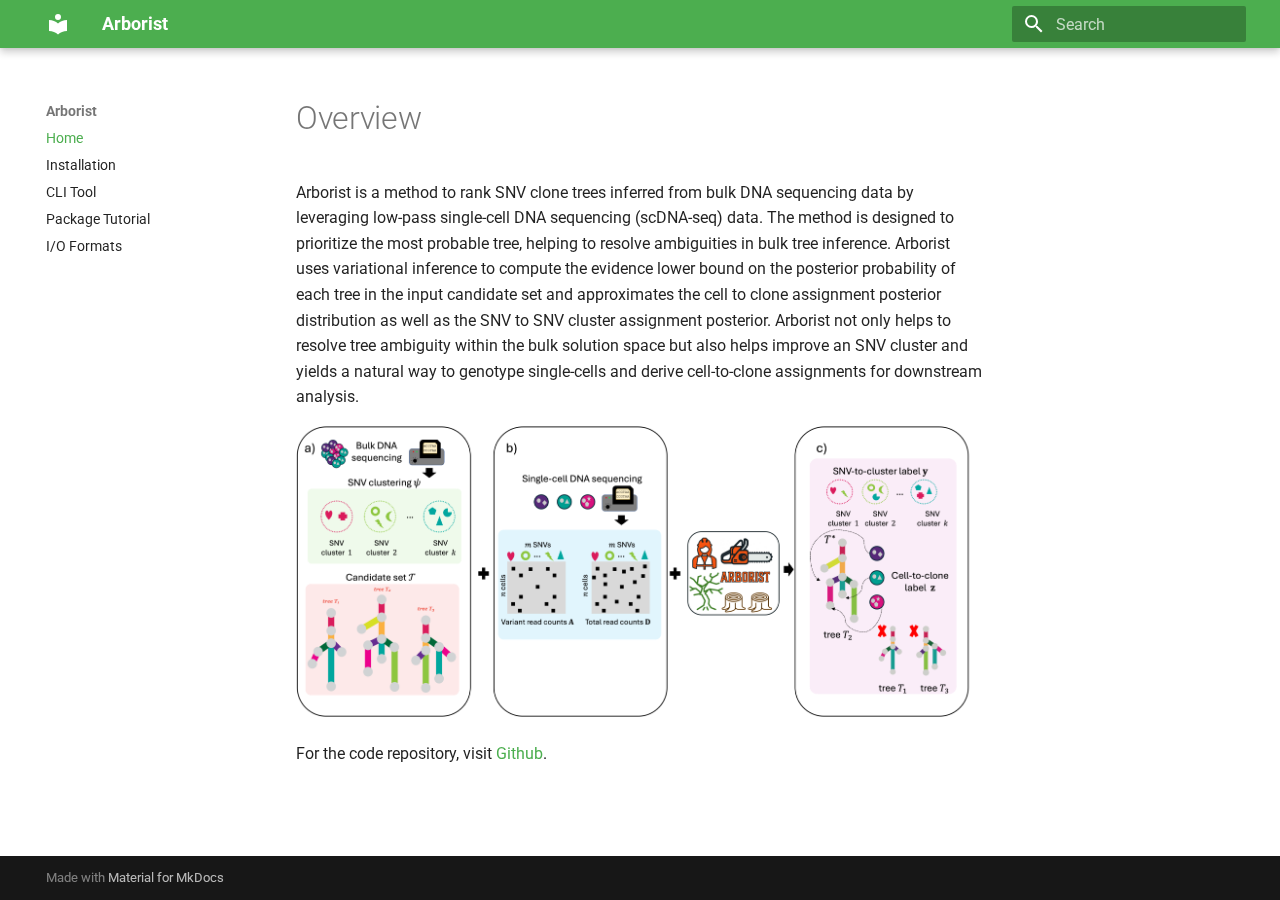
<file: index.html>
<!doctype html>
<html lang="en" class="no-js">
  <head>
    
      <meta charset="utf-8">
      <meta name="viewport" content="width=device-width,initial-scale=1">
      
      
      
        <link rel="canonical" href="https://vanloo-lab.github.io/Arborist/">
      
      
      
        <link rel="next" href="installation/">
      
      
        
      
      
      <link rel="icon" href="assets/images/favicon.png">
      <meta name="generator" content="mkdocs-1.6.1, mkdocs-material-9.7.0">
    
    
      
        <title>Arborist</title>
      
    
    
      <link rel="stylesheet" href="assets/stylesheets/main.618322db.min.css">
      
        
        <link rel="stylesheet" href="assets/stylesheets/palette.ab4e12ef.min.css">
      
      


    
    
      
    
    
      
        
        
        <link rel="preconnect" href="https://fonts.gstatic.com" crossorigin>
        <link rel="stylesheet" href="https://fonts.googleapis.com/css?family=Roboto:300,300i,400,400i,700,700i%7CRoboto+Mono:400,400i,700,700i&display=fallback">
        <style>:root{--md-text-font:"Roboto";--md-code-font:"Roboto Mono"}</style>
      
    
    
    <script>__md_scope=new URL(".",location),__md_hash=e=>[...e].reduce(((e,_)=>(e<<5)-e+_.charCodeAt(0)),0),__md_get=(e,_=localStorage,t=__md_scope)=>JSON.parse(_.getItem(t.pathname+"."+e)),__md_set=(e,_,t=localStorage,a=__md_scope)=>{try{t.setItem(a.pathname+"."+e,JSON.stringify(_))}catch(e){}}</script>
    
      

    
    
  </head>
  
  
    
    
    
    
    
    <body dir="ltr" data-md-color-scheme="default" data-md-color-primary="green" data-md-color-accent="brown">
  
    
    <input class="md-toggle" data-md-toggle="drawer" type="checkbox" id="__drawer" autocomplete="off">
    <input class="md-toggle" data-md-toggle="search" type="checkbox" id="__search" autocomplete="off">
    <label class="md-overlay" for="__drawer"></label>
    <div data-md-component="skip">
      
        
        <a href="#overview" class="md-skip">
          Skip to content
        </a>
      
    </div>
    <div data-md-component="announce">
      
    </div>
    
    
      

  

<header class="md-header md-header--shadow" data-md-component="header">
  <nav class="md-header__inner md-grid" aria-label="Header">
    <a href="." title="Arborist" class="md-header__button md-logo" aria-label="Arborist" data-md-component="logo">
      
  
  <svg xmlns="http://www.w3.org/2000/svg" viewBox="0 0 24 24"><path d="M12 8a3 3 0 0 0 3-3 3 3 0 0 0-3-3 3 3 0 0 0-3 3 3 3 0 0 0 3 3m0 3.54C9.64 9.35 6.5 8 3 8v11c3.5 0 6.64 1.35 9 3.54 2.36-2.19 5.5-3.54 9-3.54V8c-3.5 0-6.64 1.35-9 3.54"/></svg>

    </a>
    <label class="md-header__button md-icon" for="__drawer">
      
      <svg xmlns="http://www.w3.org/2000/svg" viewBox="0 0 24 24"><path d="M3 6h18v2H3zm0 5h18v2H3zm0 5h18v2H3z"/></svg>
    </label>
    <div class="md-header__title" data-md-component="header-title">
      <div class="md-header__ellipsis">
        <div class="md-header__topic">
          <span class="md-ellipsis">
            Arborist
          </span>
        </div>
        <div class="md-header__topic" data-md-component="header-topic">
          <span class="md-ellipsis">
            
              Home
            
          </span>
        </div>
      </div>
    </div>
    
      
    
    
    
    
      
      
        <label class="md-header__button md-icon" for="__search">
          
          <svg xmlns="http://www.w3.org/2000/svg" viewBox="0 0 24 24"><path d="M9.5 3A6.5 6.5 0 0 1 16 9.5c0 1.61-.59 3.09-1.56 4.23l.27.27h.79l5 5-1.5 1.5-5-5v-.79l-.27-.27A6.52 6.52 0 0 1 9.5 16 6.5 6.5 0 0 1 3 9.5 6.5 6.5 0 0 1 9.5 3m0 2C7 5 5 7 5 9.5S7 14 9.5 14 14 12 14 9.5 12 5 9.5 5"/></svg>
        </label>
        <div class="md-search" data-md-component="search" role="dialog">
  <label class="md-search__overlay" for="__search"></label>
  <div class="md-search__inner" role="search">
    <form class="md-search__form" name="search">
      <input type="text" class="md-search__input" name="query" aria-label="Search" placeholder="Search" autocapitalize="off" autocorrect="off" autocomplete="off" spellcheck="false" data-md-component="search-query" required>
      <label class="md-search__icon md-icon" for="__search">
        
        <svg xmlns="http://www.w3.org/2000/svg" viewBox="0 0 24 24"><path d="M9.5 3A6.5 6.5 0 0 1 16 9.5c0 1.61-.59 3.09-1.56 4.23l.27.27h.79l5 5-1.5 1.5-5-5v-.79l-.27-.27A6.52 6.52 0 0 1 9.5 16 6.5 6.5 0 0 1 3 9.5 6.5 6.5 0 0 1 9.5 3m0 2C7 5 5 7 5 9.5S7 14 9.5 14 14 12 14 9.5 12 5 9.5 5"/></svg>
        
        <svg xmlns="http://www.w3.org/2000/svg" viewBox="0 0 24 24"><path d="M20 11v2H8l5.5 5.5-1.42 1.42L4.16 12l7.92-7.92L13.5 5.5 8 11z"/></svg>
      </label>
      <nav class="md-search__options" aria-label="Search">
        
        <button type="reset" class="md-search__icon md-icon" title="Clear" aria-label="Clear" tabindex="-1">
          
          <svg xmlns="http://www.w3.org/2000/svg" viewBox="0 0 24 24"><path d="M19 6.41 17.59 5 12 10.59 6.41 5 5 6.41 10.59 12 5 17.59 6.41 19 12 13.41 17.59 19 19 17.59 13.41 12z"/></svg>
        </button>
      </nav>
      
    </form>
    <div class="md-search__output">
      <div class="md-search__scrollwrap" tabindex="0" data-md-scrollfix>
        <div class="md-search-result" data-md-component="search-result">
          <div class="md-search-result__meta">
            Initializing search
          </div>
          <ol class="md-search-result__list" role="presentation"></ol>
        </div>
      </div>
    </div>
  </div>
</div>
      
    
    
  </nav>
  
</header>
    
    <div class="md-container" data-md-component="container">
      
      
        
          
        
      
      <main class="md-main" data-md-component="main">
        <div class="md-main__inner md-grid">
          
            
              
              <div class="md-sidebar md-sidebar--primary" data-md-component="sidebar" data-md-type="navigation" >
                <div class="md-sidebar__scrollwrap">
                  <div class="md-sidebar__inner">
                    



<nav class="md-nav md-nav--primary" aria-label="Navigation" data-md-level="0">
  <label class="md-nav__title" for="__drawer">
    <a href="." title="Arborist" class="md-nav__button md-logo" aria-label="Arborist" data-md-component="logo">
      
  
  <svg xmlns="http://www.w3.org/2000/svg" viewBox="0 0 24 24"><path d="M12 8a3 3 0 0 0 3-3 3 3 0 0 0-3-3 3 3 0 0 0-3 3 3 3 0 0 0 3 3m0 3.54C9.64 9.35 6.5 8 3 8v11c3.5 0 6.64 1.35 9 3.54 2.36-2.19 5.5-3.54 9-3.54V8c-3.5 0-6.64 1.35-9 3.54"/></svg>

    </a>
    Arborist
  </label>
  
  <ul class="md-nav__list" data-md-scrollfix>
    
      
      
  
  
    
  
  
  
    <li class="md-nav__item md-nav__item--active">
      
      <input class="md-nav__toggle md-toggle" type="checkbox" id="__toc">
      
      
        
      
      
      <a href="." class="md-nav__link md-nav__link--active">
        
  
  
  <span class="md-ellipsis">
    
  
    Home
  

    
  </span>
  
  

      </a>
      
    </li>
  

    
      
      
  
  
  
  
    <li class="md-nav__item">
      <a href="installation/" class="md-nav__link">
        
  
  
  <span class="md-ellipsis">
    
  
    Installation
  

    
  </span>
  
  

      </a>
    </li>
  

    
      
      
  
  
  
  
    <li class="md-nav__item">
      <a href="usage/" class="md-nav__link">
        
  
  
  <span class="md-ellipsis">
    
  
    CLI Tool
  

    
  </span>
  
  

      </a>
    </li>
  

    
      
      
  
  
  
  
    <li class="md-nav__item">
      <a href="package-tutorial/" class="md-nav__link">
        
  
  
  <span class="md-ellipsis">
    
  
    Package Tutorial
  

    
  </span>
  
  

      </a>
    </li>
  

    
      
      
  
  
  
  
    <li class="md-nav__item">
      <a href="io/" class="md-nav__link">
        
  
  
  <span class="md-ellipsis">
    
  
    I/O Formats
  

    
  </span>
  
  

      </a>
    </li>
  

    
  </ul>
</nav>
                  </div>
                </div>
              </div>
            
            
              
              <div class="md-sidebar md-sidebar--secondary" data-md-component="sidebar" data-md-type="toc" >
                <div class="md-sidebar__scrollwrap">
                  <div class="md-sidebar__inner">
                    

<nav class="md-nav md-nav--secondary" aria-label="Table of contents">
  
  
  
    
  
  
</nav>
                  </div>
                </div>
              </div>
            
          
          
            <div class="md-content" data-md-component="content">
              
              <article class="md-content__inner md-typeset">
                
                  



<h1 id="overview">Overview</h1>
<p>Arborist is a method to rank SNV clone trees inferred from bulk DNA sequencing data by leveraging low-pass single-cell DNA sequencing (scDNA-seq) data. The method is designed to prioritize the most probable tree, helping to resolve ambiguities in bulk tree inference. Arborist uses variational inference to compute the evidence lower bound on the posterior probability of each tree in the input candidate set and approximates the cell to clone assignment posterior distribution as well as the SNV to SNV cluster assignment posterior. Arborist not only helps to resolve tree ambiguity within the bulk solution space but also helps improve an SNV cluster and yields a natural way to genotype single-cells and derive cell-to-clone assignments for downstream analysis.</p>
<p><img alt="Overview" src="img/overview.png" /></p>
<p>For the code repository, visit <a href="https://github.com/VanLoo-lab/Arborist">Github</a>.</p>












                
              </article>
            </div>
          
          
<script>var target=document.getElementById(location.hash.slice(1));target&&target.name&&(target.checked=target.name.startsWith("__tabbed_"))</script>
        </div>
        
      </main>
      
        <footer class="md-footer">
  
  <div class="md-footer-meta md-typeset">
    <div class="md-footer-meta__inner md-grid">
      <div class="md-copyright">
  
  
    Made with
    <a href="https://squidfunk.github.io/mkdocs-material/" target="_blank" rel="noopener">
      Material for MkDocs
    </a>
  
</div>
      
    </div>
  </div>
</footer>
      
    </div>
    <div class="md-dialog" data-md-component="dialog">
      <div class="md-dialog__inner md-typeset"></div>
    </div>
    
    
    
      
      
      <script id="__config" type="application/json">{"annotate": null, "base": ".", "features": [], "search": "assets/javascripts/workers/search.7a47a382.min.js", "tags": null, "translations": {"clipboard.copied": "Copied to clipboard", "clipboard.copy": "Copy to clipboard", "search.result.more.one": "1 more on this page", "search.result.more.other": "# more on this page", "search.result.none": "No matching documents", "search.result.one": "1 matching document", "search.result.other": "# matching documents", "search.result.placeholder": "Type to start searching", "search.result.term.missing": "Missing", "select.version": "Select version"}, "version": null}</script>
    
    
      <script src="assets/javascripts/bundle.e71a0d61.min.js"></script>
      
    
  </body>
</html>
</file>
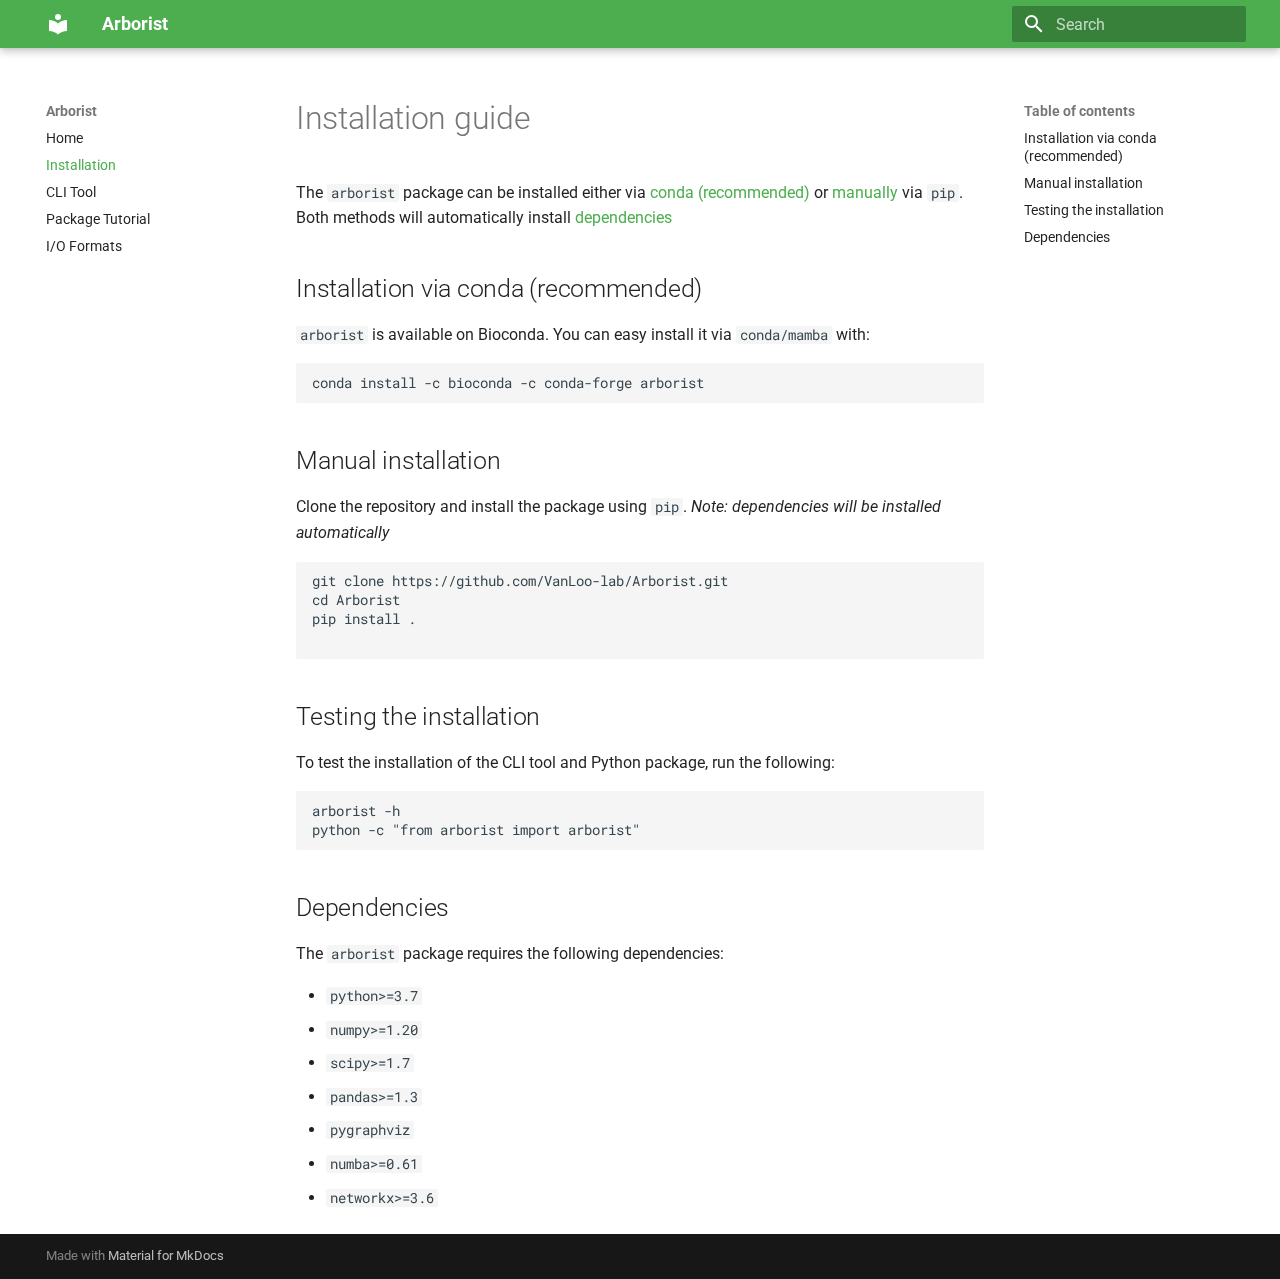
<file: installation/index.html>
<!doctype html>
<html lang="en" class="no-js">
  <head>
    
      <meta charset="utf-8">
      <meta name="viewport" content="width=device-width,initial-scale=1">
      
      
      
        <link rel="canonical" href="https://vanloo-lab.github.io/Arborist/installation/">
      
      
        <link rel="prev" href="..">
      
      
        <link rel="next" href="../usage/">
      
      
        
      
      
      <link rel="icon" href="../assets/images/favicon.png">
      <meta name="generator" content="mkdocs-1.6.1, mkdocs-material-9.7.0">
    
    
      
        <title>Installation - Arborist</title>
      
    
    
      <link rel="stylesheet" href="../assets/stylesheets/main.618322db.min.css">
      
        
        <link rel="stylesheet" href="../assets/stylesheets/palette.ab4e12ef.min.css">
      
      


    
    
      
    
    
      
        
        
        <link rel="preconnect" href="https://fonts.gstatic.com" crossorigin>
        <link rel="stylesheet" href="https://fonts.googleapis.com/css?family=Roboto:300,300i,400,400i,700,700i%7CRoboto+Mono:400,400i,700,700i&display=fallback">
        <style>:root{--md-text-font:"Roboto";--md-code-font:"Roboto Mono"}</style>
      
    
    
    <script>__md_scope=new URL("..",location),__md_hash=e=>[...e].reduce(((e,_)=>(e<<5)-e+_.charCodeAt(0)),0),__md_get=(e,_=localStorage,t=__md_scope)=>JSON.parse(_.getItem(t.pathname+"."+e)),__md_set=(e,_,t=localStorage,a=__md_scope)=>{try{t.setItem(a.pathname+"."+e,JSON.stringify(_))}catch(e){}}</script>
    
      

    
    
  </head>
  
  
    
    
    
    
    
    <body dir="ltr" data-md-color-scheme="default" data-md-color-primary="green" data-md-color-accent="brown">
  
    
    <input class="md-toggle" data-md-toggle="drawer" type="checkbox" id="__drawer" autocomplete="off">
    <input class="md-toggle" data-md-toggle="search" type="checkbox" id="__search" autocomplete="off">
    <label class="md-overlay" for="__drawer"></label>
    <div data-md-component="skip">
      
        
        <a href="#installation-guide" class="md-skip">
          Skip to content
        </a>
      
    </div>
    <div data-md-component="announce">
      
    </div>
    
    
      

  

<header class="md-header md-header--shadow" data-md-component="header">
  <nav class="md-header__inner md-grid" aria-label="Header">
    <a href=".." title="Arborist" class="md-header__button md-logo" aria-label="Arborist" data-md-component="logo">
      
  
  <svg xmlns="http://www.w3.org/2000/svg" viewBox="0 0 24 24"><path d="M12 8a3 3 0 0 0 3-3 3 3 0 0 0-3-3 3 3 0 0 0-3 3 3 3 0 0 0 3 3m0 3.54C9.64 9.35 6.5 8 3 8v11c3.5 0 6.64 1.35 9 3.54 2.36-2.19 5.5-3.54 9-3.54V8c-3.5 0-6.64 1.35-9 3.54"/></svg>

    </a>
    <label class="md-header__button md-icon" for="__drawer">
      
      <svg xmlns="http://www.w3.org/2000/svg" viewBox="0 0 24 24"><path d="M3 6h18v2H3zm0 5h18v2H3zm0 5h18v2H3z"/></svg>
    </label>
    <div class="md-header__title" data-md-component="header-title">
      <div class="md-header__ellipsis">
        <div class="md-header__topic">
          <span class="md-ellipsis">
            Arborist
          </span>
        </div>
        <div class="md-header__topic" data-md-component="header-topic">
          <span class="md-ellipsis">
            
              Installation
            
          </span>
        </div>
      </div>
    </div>
    
      
    
    
    
    
      
      
        <label class="md-header__button md-icon" for="__search">
          
          <svg xmlns="http://www.w3.org/2000/svg" viewBox="0 0 24 24"><path d="M9.5 3A6.5 6.5 0 0 1 16 9.5c0 1.61-.59 3.09-1.56 4.23l.27.27h.79l5 5-1.5 1.5-5-5v-.79l-.27-.27A6.52 6.52 0 0 1 9.5 16 6.5 6.5 0 0 1 3 9.5 6.5 6.5 0 0 1 9.5 3m0 2C7 5 5 7 5 9.5S7 14 9.5 14 14 12 14 9.5 12 5 9.5 5"/></svg>
        </label>
        <div class="md-search" data-md-component="search" role="dialog">
  <label class="md-search__overlay" for="__search"></label>
  <div class="md-search__inner" role="search">
    <form class="md-search__form" name="search">
      <input type="text" class="md-search__input" name="query" aria-label="Search" placeholder="Search" autocapitalize="off" autocorrect="off" autocomplete="off" spellcheck="false" data-md-component="search-query" required>
      <label class="md-search__icon md-icon" for="__search">
        
        <svg xmlns="http://www.w3.org/2000/svg" viewBox="0 0 24 24"><path d="M9.5 3A6.5 6.5 0 0 1 16 9.5c0 1.61-.59 3.09-1.56 4.23l.27.27h.79l5 5-1.5 1.5-5-5v-.79l-.27-.27A6.52 6.52 0 0 1 9.5 16 6.5 6.5 0 0 1 3 9.5 6.5 6.5 0 0 1 9.5 3m0 2C7 5 5 7 5 9.5S7 14 9.5 14 14 12 14 9.5 12 5 9.5 5"/></svg>
        
        <svg xmlns="http://www.w3.org/2000/svg" viewBox="0 0 24 24"><path d="M20 11v2H8l5.5 5.5-1.42 1.42L4.16 12l7.92-7.92L13.5 5.5 8 11z"/></svg>
      </label>
      <nav class="md-search__options" aria-label="Search">
        
        <button type="reset" class="md-search__icon md-icon" title="Clear" aria-label="Clear" tabindex="-1">
          
          <svg xmlns="http://www.w3.org/2000/svg" viewBox="0 0 24 24"><path d="M19 6.41 17.59 5 12 10.59 6.41 5 5 6.41 10.59 12 5 17.59 6.41 19 12 13.41 17.59 19 19 17.59 13.41 12z"/></svg>
        </button>
      </nav>
      
    </form>
    <div class="md-search__output">
      <div class="md-search__scrollwrap" tabindex="0" data-md-scrollfix>
        <div class="md-search-result" data-md-component="search-result">
          <div class="md-search-result__meta">
            Initializing search
          </div>
          <ol class="md-search-result__list" role="presentation"></ol>
        </div>
      </div>
    </div>
  </div>
</div>
      
    
    
  </nav>
  
</header>
    
    <div class="md-container" data-md-component="container">
      
      
        
          
        
      
      <main class="md-main" data-md-component="main">
        <div class="md-main__inner md-grid">
          
            
              
              <div class="md-sidebar md-sidebar--primary" data-md-component="sidebar" data-md-type="navigation" >
                <div class="md-sidebar__scrollwrap">
                  <div class="md-sidebar__inner">
                    



<nav class="md-nav md-nav--primary" aria-label="Navigation" data-md-level="0">
  <label class="md-nav__title" for="__drawer">
    <a href=".." title="Arborist" class="md-nav__button md-logo" aria-label="Arborist" data-md-component="logo">
      
  
  <svg xmlns="http://www.w3.org/2000/svg" viewBox="0 0 24 24"><path d="M12 8a3 3 0 0 0 3-3 3 3 0 0 0-3-3 3 3 0 0 0-3 3 3 3 0 0 0 3 3m0 3.54C9.64 9.35 6.5 8 3 8v11c3.5 0 6.64 1.35 9 3.54 2.36-2.19 5.5-3.54 9-3.54V8c-3.5 0-6.64 1.35-9 3.54"/></svg>

    </a>
    Arborist
  </label>
  
  <ul class="md-nav__list" data-md-scrollfix>
    
      
      
  
  
  
  
    <li class="md-nav__item">
      <a href=".." class="md-nav__link">
        
  
  
  <span class="md-ellipsis">
    
  
    Home
  

    
  </span>
  
  

      </a>
    </li>
  

    
      
      
  
  
    
  
  
  
    <li class="md-nav__item md-nav__item--active">
      
      <input class="md-nav__toggle md-toggle" type="checkbox" id="__toc">
      
      
        
      
      
        <label class="md-nav__link md-nav__link--active" for="__toc">
          
  
  
  <span class="md-ellipsis">
    
  
    Installation
  

    
  </span>
  
  

          <span class="md-nav__icon md-icon"></span>
        </label>
      
      <a href="./" class="md-nav__link md-nav__link--active">
        
  
  
  <span class="md-ellipsis">
    
  
    Installation
  

    
  </span>
  
  

      </a>
      
        

<nav class="md-nav md-nav--secondary" aria-label="Table of contents">
  
  
  
    
  
  
    <label class="md-nav__title" for="__toc">
      <span class="md-nav__icon md-icon"></span>
      Table of contents
    </label>
    <ul class="md-nav__list" data-md-component="toc" data-md-scrollfix>
      
        <li class="md-nav__item">
  <a href="#installation-via-conda-recommended" class="md-nav__link">
    <span class="md-ellipsis">
      
        Installation via conda (recommended)
      
    </span>
  </a>
  
</li>
      
        <li class="md-nav__item">
  <a href="#manual-installation" class="md-nav__link">
    <span class="md-ellipsis">
      
        Manual installation
      
    </span>
  </a>
  
</li>
      
        <li class="md-nav__item">
  <a href="#testing-the-installation" class="md-nav__link">
    <span class="md-ellipsis">
      
        Testing the installation
      
    </span>
  </a>
  
</li>
      
        <li class="md-nav__item">
  <a href="#dependencies" class="md-nav__link">
    <span class="md-ellipsis">
      
        Dependencies
      
    </span>
  </a>
  
</li>
      
    </ul>
  
</nav>
      
    </li>
  

    
      
      
  
  
  
  
    <li class="md-nav__item">
      <a href="../usage/" class="md-nav__link">
        
  
  
  <span class="md-ellipsis">
    
  
    CLI Tool
  

    
  </span>
  
  

      </a>
    </li>
  

    
      
      
  
  
  
  
    <li class="md-nav__item">
      <a href="../package-tutorial/" class="md-nav__link">
        
  
  
  <span class="md-ellipsis">
    
  
    Package Tutorial
  

    
  </span>
  
  

      </a>
    </li>
  

    
      
      
  
  
  
  
    <li class="md-nav__item">
      <a href="../io/" class="md-nav__link">
        
  
  
  <span class="md-ellipsis">
    
  
    I/O Formats
  

    
  </span>
  
  

      </a>
    </li>
  

    
  </ul>
</nav>
                  </div>
                </div>
              </div>
            
            
              
              <div class="md-sidebar md-sidebar--secondary" data-md-component="sidebar" data-md-type="toc" >
                <div class="md-sidebar__scrollwrap">
                  <div class="md-sidebar__inner">
                    

<nav class="md-nav md-nav--secondary" aria-label="Table of contents">
  
  
  
    
  
  
    <label class="md-nav__title" for="__toc">
      <span class="md-nav__icon md-icon"></span>
      Table of contents
    </label>
    <ul class="md-nav__list" data-md-component="toc" data-md-scrollfix>
      
        <li class="md-nav__item">
  <a href="#installation-via-conda-recommended" class="md-nav__link">
    <span class="md-ellipsis">
      
        Installation via conda (recommended)
      
    </span>
  </a>
  
</li>
      
        <li class="md-nav__item">
  <a href="#manual-installation" class="md-nav__link">
    <span class="md-ellipsis">
      
        Manual installation
      
    </span>
  </a>
  
</li>
      
        <li class="md-nav__item">
  <a href="#testing-the-installation" class="md-nav__link">
    <span class="md-ellipsis">
      
        Testing the installation
      
    </span>
  </a>
  
</li>
      
        <li class="md-nav__item">
  <a href="#dependencies" class="md-nav__link">
    <span class="md-ellipsis">
      
        Dependencies
      
    </span>
  </a>
  
</li>
      
    </ul>
  
</nav>
                  </div>
                </div>
              </div>
            
          
          
            <div class="md-content" data-md-component="content">
              
              <article class="md-content__inner md-typeset">
                
                  



<h1 id="installation-guide">Installation guide</h1>
<p>The <code>arborist</code> package can be installed either via <a href="#installation-via-conda-recommended">conda (recommended)</a> or <a href="#manual-installation">manually</a> via <code>pip</code>.  Both methods will automatically install <a href="#dependencies">dependencies</a></p>
<h2 id="installation-via-conda-recommended">Installation via conda (recommended)</h2>
<p><code>arborist</code> is available on Bioconda. You can easy install it via <code>conda/mamba</code> with:</p>
<pre><code class="language-bash">conda install -c bioconda -c conda-forge arborist
</code></pre>
<h2 id="manual-installation">Manual installation</h2>
<p>Clone the repository and install the package using <code>pip</code>. <em>Note: dependencies will be installed automatically</em></p>
<pre><code class="language-bash">git clone https://github.com/VanLoo-lab/Arborist.git
cd Arborist
pip install .

</code></pre>
<h2 id="testing-the-installation">Testing the installation</h2>
<p>To test the installation of the CLI tool and Python package, run the following:</p>
<pre><code class="language-bash">arborist -h
python -c &quot;from arborist import arborist&quot;
</code></pre>
<h2 id="dependencies">Dependencies</h2>
<p>The <code>arborist</code> package requires the following dependencies:</p>
<ul>
<li><code>python&gt;=3.7</code></li>
<li><code>numpy&gt;=1.20</code></li>
<li><code>scipy&gt;=1.7</code></li>
<li><code>pandas&gt;=1.3</code></li>
<li><code>pygraphviz</code></li>
<li><code>numba&gt;=0.61</code></li>
<li><code>networkx&gt;=3.6</code></li>
</ul>












                
              </article>
            </div>
          
          
<script>var target=document.getElementById(location.hash.slice(1));target&&target.name&&(target.checked=target.name.startsWith("__tabbed_"))</script>
        </div>
        
      </main>
      
        <footer class="md-footer">
  
  <div class="md-footer-meta md-typeset">
    <div class="md-footer-meta__inner md-grid">
      <div class="md-copyright">
  
  
    Made with
    <a href="https://squidfunk.github.io/mkdocs-material/" target="_blank" rel="noopener">
      Material for MkDocs
    </a>
  
</div>
      
    </div>
  </div>
</footer>
      
    </div>
    <div class="md-dialog" data-md-component="dialog">
      <div class="md-dialog__inner md-typeset"></div>
    </div>
    
    
    
      
      
      <script id="__config" type="application/json">{"annotate": null, "base": "..", "features": [], "search": "../assets/javascripts/workers/search.7a47a382.min.js", "tags": null, "translations": {"clipboard.copied": "Copied to clipboard", "clipboard.copy": "Copy to clipboard", "search.result.more.one": "1 more on this page", "search.result.more.other": "# more on this page", "search.result.none": "No matching documents", "search.result.one": "1 matching document", "search.result.other": "# matching documents", "search.result.placeholder": "Type to start searching", "search.result.term.missing": "Missing", "select.version": "Select version"}, "version": null}</script>
    
    
      <script src="../assets/javascripts/bundle.e71a0d61.min.js"></script>
      
    
  </body>
</html>
</file>
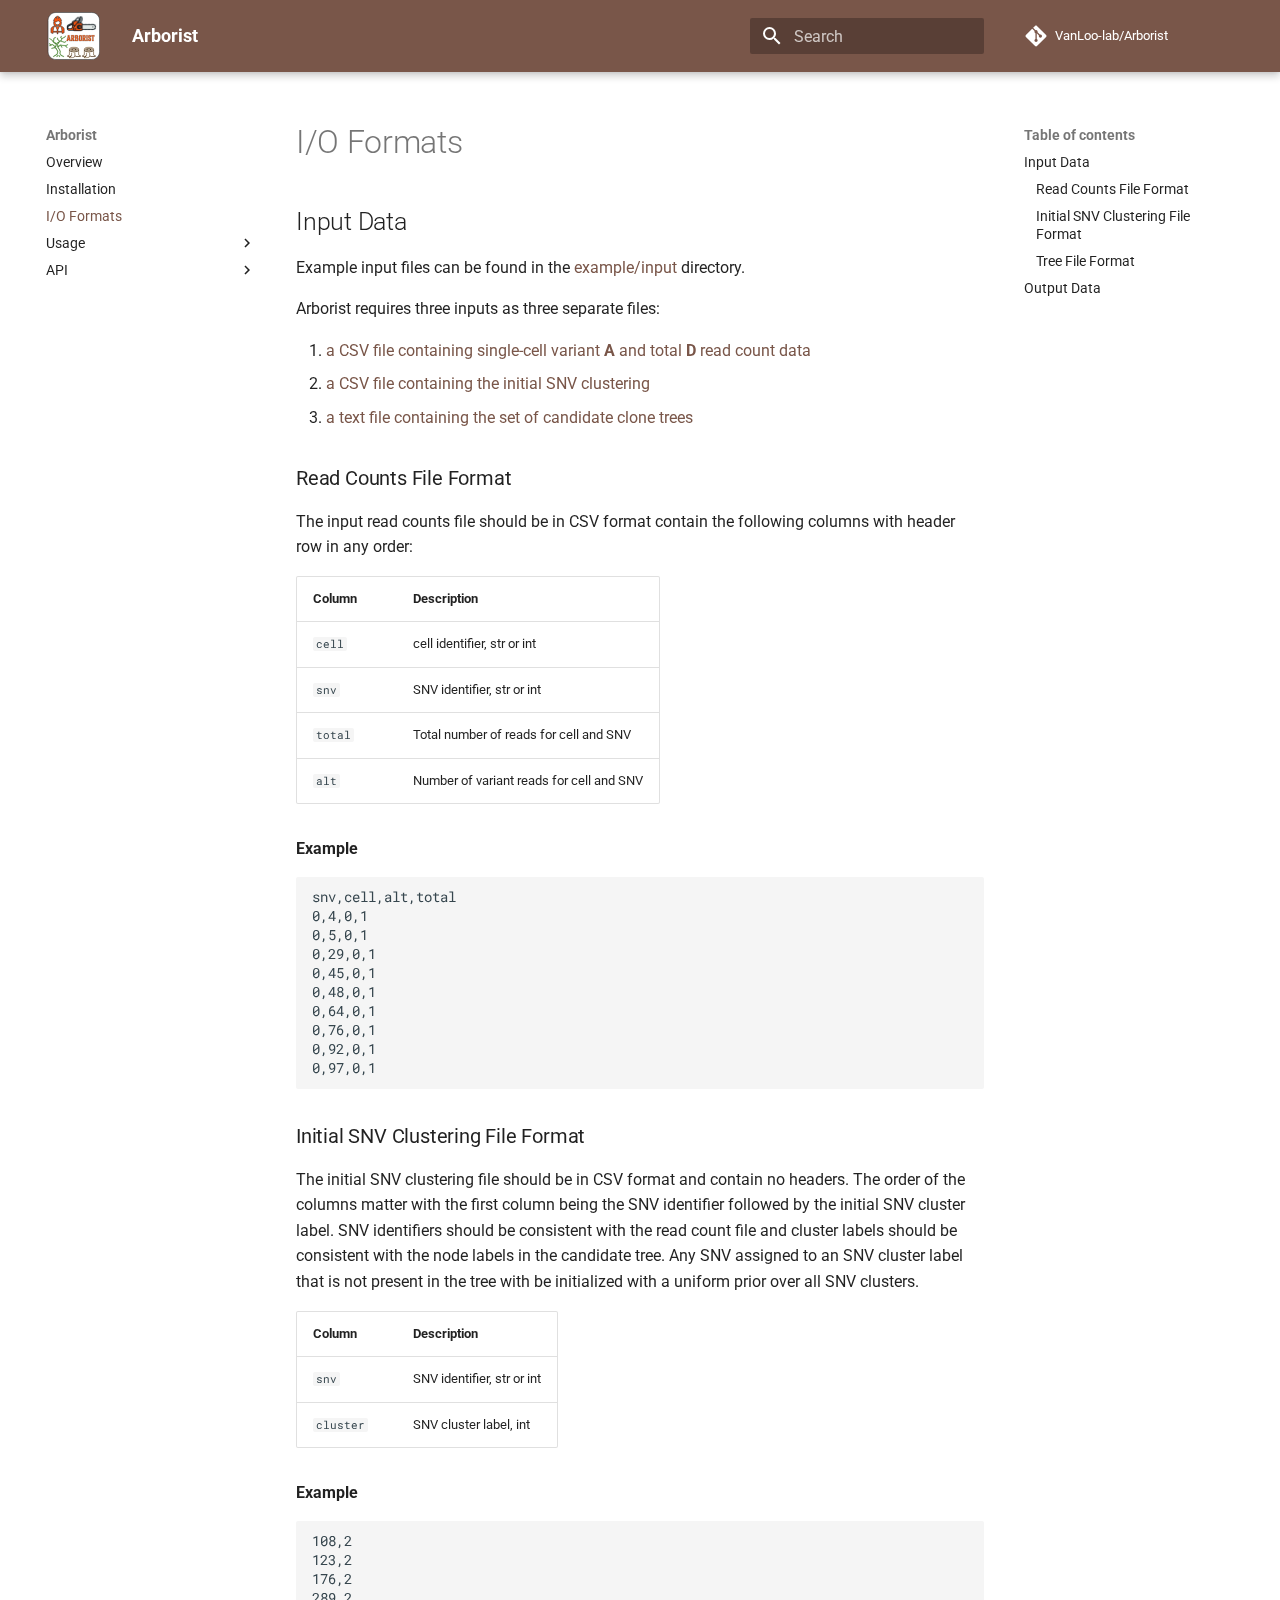
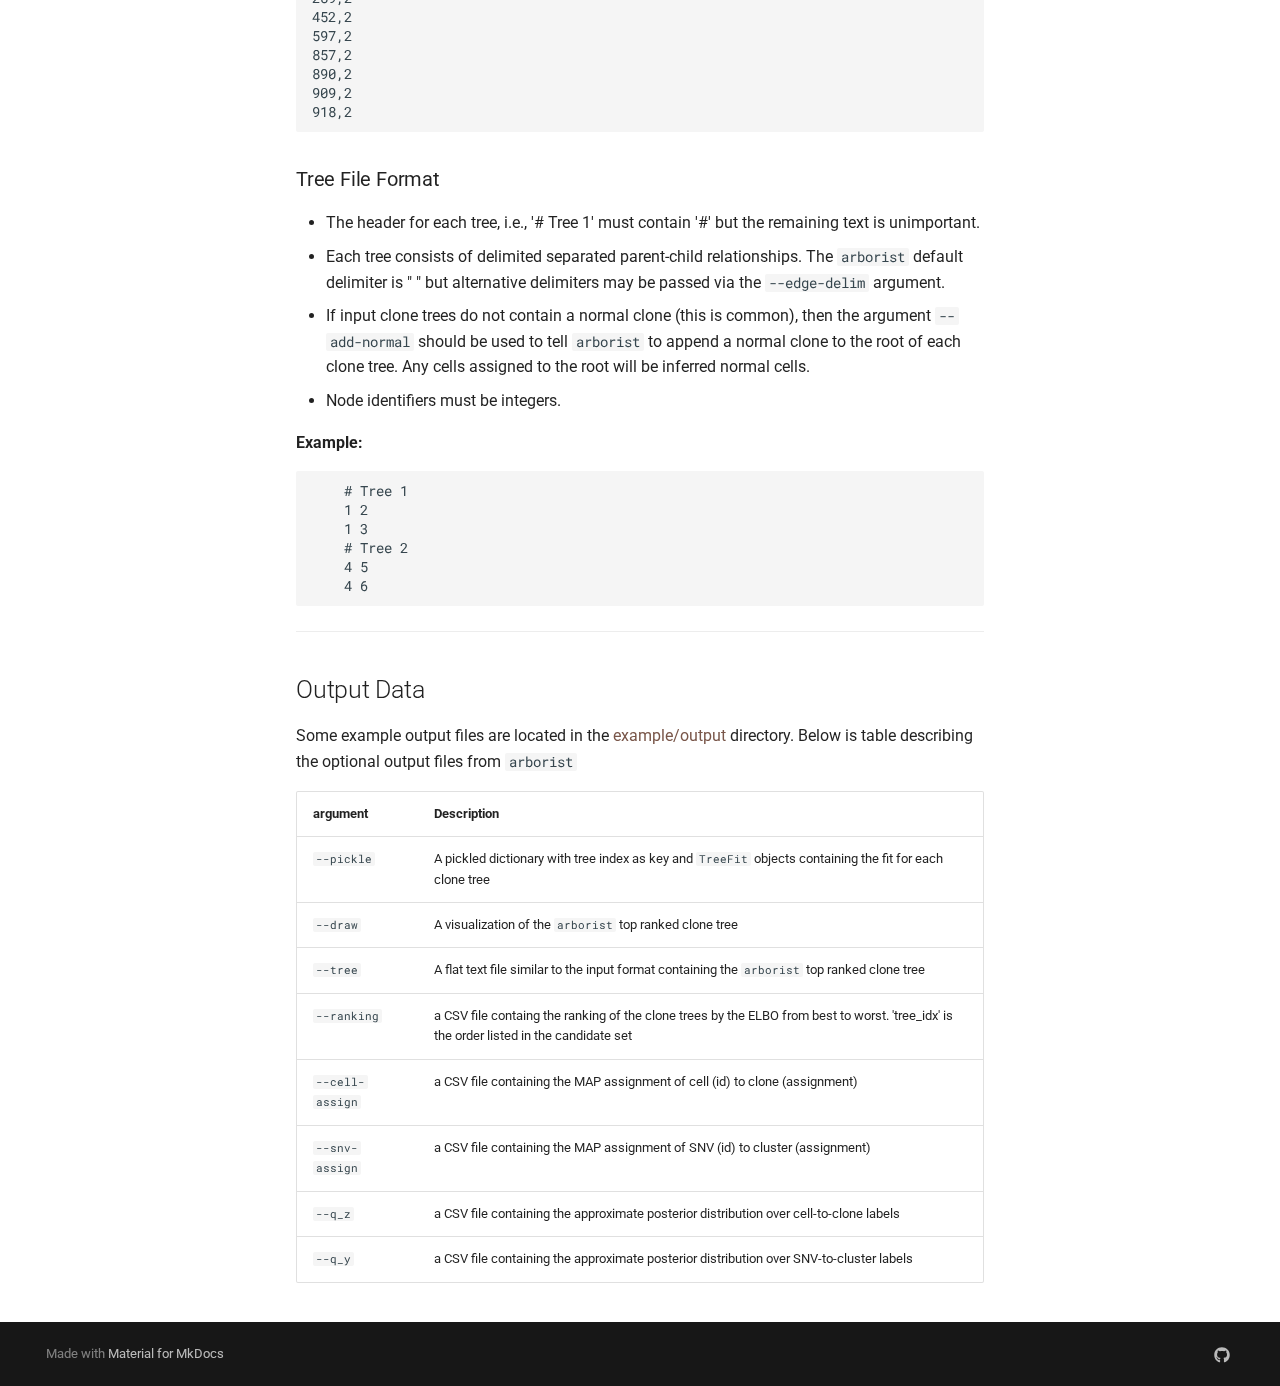
<file: io/index.html>
<!doctype html>
<html lang="en" class="no-js">
  <head>
    
      <meta charset="utf-8">
      <meta name="viewport" content="width=device-width,initial-scale=1">
      
        <meta name="description" content="Documentation for the arborist package">
      
      
        <meta name="author" content="Leah L. Weber">
      
      
        <link rel="canonical" href="https://vanloo-lab.github.io/Arborist/io/">
      
      
        <link rel="prev" href="../installation/">
      
      
        <link rel="next" href="../usage/">
      
      
        
      
      
      <link rel="icon" href="../img/icon.svg">
      <meta name="generator" content="mkdocs-1.6.1, mkdocs-material-9.7.0">
    
    
      
        <title>I/O Formats - Arborist</title>
      
    
    
      <link rel="stylesheet" href="../assets/stylesheets/main.618322db.min.css">
      
        
        <link rel="stylesheet" href="../assets/stylesheets/palette.ab4e12ef.min.css">
      
      


    
    
      
    
    
      
        
        
        <link rel="preconnect" href="https://fonts.gstatic.com" crossorigin>
        <link rel="stylesheet" href="https://fonts.googleapis.com/css?family=Roboto:300,300i,400,400i,700,700i%7CRoboto+Mono:400,400i,700,700i&display=fallback">
        <style>:root{--md-text-font:"Roboto";--md-code-font:"Roboto Mono"}</style>
      
    
    
      <link rel="stylesheet" href="../assets/_mkdocstrings.css">
    
      <link rel="stylesheet" href="../styles/extra.css">
    
    <script>__md_scope=new URL("..",location),__md_hash=e=>[...e].reduce(((e,_)=>(e<<5)-e+_.charCodeAt(0)),0),__md_get=(e,_=localStorage,t=__md_scope)=>JSON.parse(_.getItem(t.pathname+"."+e)),__md_set=(e,_,t=localStorage,a=__md_scope)=>{try{t.setItem(a.pathname+"."+e,JSON.stringify(_))}catch(e){}}</script>
    
      

    
    
  </head>
  
  
    
    
    
    
    
    <body dir="ltr" data-md-color-scheme="default" data-md-color-primary="brown" data-md-color-accent="green">
  
    
    <input class="md-toggle" data-md-toggle="drawer" type="checkbox" id="__drawer" autocomplete="off">
    <input class="md-toggle" data-md-toggle="search" type="checkbox" id="__search" autocomplete="off">
    <label class="md-overlay" for="__drawer"></label>
    <div data-md-component="skip">
      
        
        <a href="#input-data" class="md-skip">
          Skip to content
        </a>
      
    </div>
    <div data-md-component="announce">
      
    </div>
    
    
      

  

<header class="md-header md-header--shadow md-header--lifted" data-md-component="header">
  <nav class="md-header__inner md-grid" aria-label="Header">
    <a href=".." title="Arborist" class="md-header__button md-logo" aria-label="Arborist" data-md-component="logo">
      
  <img src="../img/icon.svg" alt="logo">

    </a>
    <label class="md-header__button md-icon" for="__drawer">
      
      <svg xmlns="http://www.w3.org/2000/svg" viewBox="0 0 24 24"><path d="M3 6h18v2H3zm0 5h18v2H3zm0 5h18v2H3z"/></svg>
    </label>
    <div class="md-header__title" data-md-component="header-title">
      <div class="md-header__ellipsis">
        <div class="md-header__topic">
          <span class="md-ellipsis">
            Arborist
          </span>
        </div>
        <div class="md-header__topic" data-md-component="header-topic">
          <span class="md-ellipsis">
            
              I/O Formats
            
          </span>
        </div>
      </div>
    </div>
    
      
    
    
    
    
      
      
        <label class="md-header__button md-icon" for="__search">
          
          <svg xmlns="http://www.w3.org/2000/svg" viewBox="0 0 24 24"><path d="M9.5 3A6.5 6.5 0 0 1 16 9.5c0 1.61-.59 3.09-1.56 4.23l.27.27h.79l5 5-1.5 1.5-5-5v-.79l-.27-.27A6.52 6.52 0 0 1 9.5 16 6.5 6.5 0 0 1 3 9.5 6.5 6.5 0 0 1 9.5 3m0 2C7 5 5 7 5 9.5S7 14 9.5 14 14 12 14 9.5 12 5 9.5 5"/></svg>
        </label>
        <div class="md-search" data-md-component="search" role="dialog">
  <label class="md-search__overlay" for="__search"></label>
  <div class="md-search__inner" role="search">
    <form class="md-search__form" name="search">
      <input type="text" class="md-search__input" name="query" aria-label="Search" placeholder="Search" autocapitalize="off" autocorrect="off" autocomplete="off" spellcheck="false" data-md-component="search-query" required>
      <label class="md-search__icon md-icon" for="__search">
        
        <svg xmlns="http://www.w3.org/2000/svg" viewBox="0 0 24 24"><path d="M9.5 3A6.5 6.5 0 0 1 16 9.5c0 1.61-.59 3.09-1.56 4.23l.27.27h.79l5 5-1.5 1.5-5-5v-.79l-.27-.27A6.52 6.52 0 0 1 9.5 16 6.5 6.5 0 0 1 3 9.5 6.5 6.5 0 0 1 9.5 3m0 2C7 5 5 7 5 9.5S7 14 9.5 14 14 12 14 9.5 12 5 9.5 5"/></svg>
        
        <svg xmlns="http://www.w3.org/2000/svg" viewBox="0 0 24 24"><path d="M20 11v2H8l5.5 5.5-1.42 1.42L4.16 12l7.92-7.92L13.5 5.5 8 11z"/></svg>
      </label>
      <nav class="md-search__options" aria-label="Search">
        
          <a href="javascript:void(0)" class="md-search__icon md-icon" title="Share" aria-label="Share" data-clipboard data-clipboard-text="" data-md-component="search-share" tabindex="-1">
            
            <svg xmlns="http://www.w3.org/2000/svg" viewBox="0 0 24 24"><path d="M18 16.08c-.76 0-1.44.3-1.96.77L8.91 12.7c.05-.23.09-.46.09-.7s-.04-.47-.09-.7l7.05-4.11c.54.5 1.25.81 2.04.81a3 3 0 0 0 3-3 3 3 0 0 0-3-3 3 3 0 0 0-3 3c0 .24.04.47.09.7L8.04 9.81C7.5 9.31 6.79 9 6 9a3 3 0 0 0-3 3 3 3 0 0 0 3 3c.79 0 1.5-.31 2.04-.81l7.12 4.15c-.05.21-.08.43-.08.66 0 1.61 1.31 2.91 2.92 2.91s2.92-1.3 2.92-2.91A2.92 2.92 0 0 0 18 16.08"/></svg>
          </a>
        
        <button type="reset" class="md-search__icon md-icon" title="Clear" aria-label="Clear" tabindex="-1">
          
          <svg xmlns="http://www.w3.org/2000/svg" viewBox="0 0 24 24"><path d="M19 6.41 17.59 5 12 10.59 6.41 5 5 6.41 10.59 12 5 17.59 6.41 19 12 13.41 17.59 19 19 17.59 13.41 12z"/></svg>
        </button>
      </nav>
      
        <div class="md-search__suggest" data-md-component="search-suggest"></div>
      
    </form>
    <div class="md-search__output">
      <div class="md-search__scrollwrap" tabindex="0" data-md-scrollfix>
        <div class="md-search-result" data-md-component="search-result">
          <div class="md-search-result__meta">
            Initializing search
          </div>
          <ol class="md-search-result__list" role="presentation"></ol>
        </div>
      </div>
    </div>
  </div>
</div>
      
    
    
      <div class="md-header__source">
        <a href="https://github.com/VanLoo-lab/Arborist" title="Go to repository" class="md-source" data-md-component="source">
  <div class="md-source__icon md-icon">
    
    <svg xmlns="http://www.w3.org/2000/svg" viewBox="0 0 448 512"><!--! Font Awesome Free 7.1.0 by @fontawesome - https://fontawesome.com License - https://fontawesome.com/license/free (Icons: CC BY 4.0, Fonts: SIL OFL 1.1, Code: MIT License) Copyright 2025 Fonticons, Inc.--><path d="M439.6 236.1 244 40.5c-5.4-5.5-12.8-8.5-20.4-8.5s-15 3-20.4 8.4L162.5 81l51.5 51.5c27.1-9.1 52.7 16.8 43.4 43.7l49.7 49.7c34.2-11.8 61.2 31 35.5 56.7-26.5 26.5-70.2-2.9-56-37.3L240.3 199v121.9c25.3 12.5 22.3 41.8 9.1 55-6.4 6.4-15.2 10.1-24.3 10.1s-17.8-3.6-24.3-10.1c-17.6-17.6-11.1-46.9 11.2-56v-123c-20.8-8.5-24.6-30.7-18.6-45L142.6 101 8.5 235.1C3 240.6 0 247.9 0 255.5s3 15 8.5 20.4l195.6 195.7c5.4 5.4 12.7 8.4 20.4 8.4s15-3 20.4-8.4l194.7-194.7c5.4-5.4 8.4-12.8 8.4-20.4s-3-15-8.4-20.4"/></svg>
  </div>
  <div class="md-source__repository">
    VanLoo-lab/Arborist
  </div>
</a>
      </div>
    
  </nav>
  
    
  
</header>
    
    <div class="md-container" data-md-component="container">
      
      
        
      
      <main class="md-main" data-md-component="main">
        <div class="md-main__inner md-grid">
          
            
              
              <div class="md-sidebar md-sidebar--primary" data-md-component="sidebar" data-md-type="navigation" >
                <div class="md-sidebar__scrollwrap">
                  <div class="md-sidebar__inner">
                    



<nav class="md-nav md-nav--primary" aria-label="Navigation" data-md-level="0">
  <label class="md-nav__title" for="__drawer">
    <a href=".." title="Arborist" class="md-nav__button md-logo" aria-label="Arborist" data-md-component="logo">
      
  <img src="../img/icon.svg" alt="logo">

    </a>
    Arborist
  </label>
  
    <div class="md-nav__source">
      <a href="https://github.com/VanLoo-lab/Arborist" title="Go to repository" class="md-source" data-md-component="source">
  <div class="md-source__icon md-icon">
    
    <svg xmlns="http://www.w3.org/2000/svg" viewBox="0 0 448 512"><!--! Font Awesome Free 7.1.0 by @fontawesome - https://fontawesome.com License - https://fontawesome.com/license/free (Icons: CC BY 4.0, Fonts: SIL OFL 1.1, Code: MIT License) Copyright 2025 Fonticons, Inc.--><path d="M439.6 236.1 244 40.5c-5.4-5.5-12.8-8.5-20.4-8.5s-15 3-20.4 8.4L162.5 81l51.5 51.5c27.1-9.1 52.7 16.8 43.4 43.7l49.7 49.7c34.2-11.8 61.2 31 35.5 56.7-26.5 26.5-70.2-2.9-56-37.3L240.3 199v121.9c25.3 12.5 22.3 41.8 9.1 55-6.4 6.4-15.2 10.1-24.3 10.1s-17.8-3.6-24.3-10.1c-17.6-17.6-11.1-46.9 11.2-56v-123c-20.8-8.5-24.6-30.7-18.6-45L142.6 101 8.5 235.1C3 240.6 0 247.9 0 255.5s3 15 8.5 20.4l195.6 195.7c5.4 5.4 12.7 8.4 20.4 8.4s15-3 20.4-8.4l194.7-194.7c5.4-5.4 8.4-12.8 8.4-20.4s-3-15-8.4-20.4"/></svg>
  </div>
  <div class="md-source__repository">
    VanLoo-lab/Arborist
  </div>
</a>
    </div>
  
  <ul class="md-nav__list" data-md-scrollfix>
    
      
      
  
  
  
  
    <li class="md-nav__item">
      <a href=".." class="md-nav__link">
        
  
  
  <span class="md-ellipsis">
    
  
    Overview
  

    
  </span>
  
  

      </a>
    </li>
  

    
      
      
  
  
  
  
    <li class="md-nav__item">
      <a href="../installation/" class="md-nav__link">
        
  
  
  <span class="md-ellipsis">
    
  
    Installation
  

    
  </span>
  
  

      </a>
    </li>
  

    
      
      
  
  
    
  
  
  
    <li class="md-nav__item md-nav__item--active">
      
      <input class="md-nav__toggle md-toggle" type="checkbox" id="__toc">
      
      
      
        <label class="md-nav__link md-nav__link--active" for="__toc">
          
  
  
  <span class="md-ellipsis">
    
  
    I/O Formats
  

    
  </span>
  
  

          <span class="md-nav__icon md-icon"></span>
        </label>
      
      <a href="./" class="md-nav__link md-nav__link--active">
        
  
  
  <span class="md-ellipsis">
    
  
    I/O Formats
  

    
  </span>
  
  

      </a>
      
        

<nav class="md-nav md-nav--secondary" aria-label="Table of contents">
  
  
  
  
    <label class="md-nav__title" for="__toc">
      <span class="md-nav__icon md-icon"></span>
      Table of contents
    </label>
    <ul class="md-nav__list" data-md-component="toc" data-md-scrollfix>
      
        <li class="md-nav__item">
  <a href="#input-data" class="md-nav__link">
    <span class="md-ellipsis">
      
        Input Data
      
    </span>
  </a>
  
    <nav class="md-nav" aria-label="Input Data">
      <ul class="md-nav__list">
        
          <li class="md-nav__item">
  <a href="#read-counts-file-format" class="md-nav__link">
    <span class="md-ellipsis">
      
        Read Counts File Format
      
    </span>
  </a>
  
</li>
        
          <li class="md-nav__item">
  <a href="#initial-snv-clustering-file-format" class="md-nav__link">
    <span class="md-ellipsis">
      
        Initial SNV Clustering File Format
      
    </span>
  </a>
  
</li>
        
          <li class="md-nav__item">
  <a href="#tree-file-format" class="md-nav__link">
    <span class="md-ellipsis">
      
        Tree File Format
      
    </span>
  </a>
  
</li>
        
      </ul>
    </nav>
  
</li>
      
        <li class="md-nav__item">
  <a href="#output-data" class="md-nav__link">
    <span class="md-ellipsis">
      
        Output Data
      
    </span>
  </a>
  
</li>
      
    </ul>
  
</nav>
      
    </li>
  

    
      
      
  
  
  
  
    
    
    
    
    
    <li class="md-nav__item md-nav__item--nested">
      
        
        
        <input class="md-nav__toggle md-toggle " type="checkbox" id="__nav_4" >
        
          
          <label class="md-nav__link" for="__nav_4" id="__nav_4_label" tabindex="0">
            
  
  
  <span class="md-ellipsis">
    
  
    Usage
  

    
  </span>
  
  

            <span class="md-nav__icon md-icon"></span>
          </label>
        
        <nav class="md-nav" data-md-level="1" aria-labelledby="__nav_4_label" aria-expanded="false">
          <label class="md-nav__title" for="__nav_4">
            <span class="md-nav__icon md-icon"></span>
            
  
    Usage
  

          </label>
          <ul class="md-nav__list" data-md-scrollfix>
            
              
                
  
  
  
  
    <li class="md-nav__item">
      <a href="../usage/" class="md-nav__link">
        
  
  
  <span class="md-ellipsis">
    
  
    CLI Tool
  

    
  </span>
  
  

      </a>
    </li>
  

              
            
              
                
  
  
  
  
    <li class="md-nav__item">
      <a href="../package-tutorial/" class="md-nav__link">
        
  
  
  <span class="md-ellipsis">
    
  
    Python Package
  

    
  </span>
  
  

      </a>
    </li>
  

              
            
          </ul>
        </nav>
      
    </li>
  

    
      
      
  
  
  
  
    
    
    
    
    
    <li class="md-nav__item md-nav__item--nested">
      
        
        
        <input class="md-nav__toggle md-toggle " type="checkbox" id="__nav_5" >
        
          
          <label class="md-nav__link" for="__nav_5" id="__nav_5_label" tabindex="0">
            
  
  
  <span class="md-ellipsis">
    
  
    API
  

    
  </span>
  
  

            <span class="md-nav__icon md-icon"></span>
          </label>
        
        <nav class="md-nav" data-md-level="1" aria-labelledby="__nav_5_label" aria-expanded="false">
          <label class="md-nav__title" for="__nav_5">
            <span class="md-nav__icon md-icon"></span>
            
  
    API
  

          </label>
          <ul class="md-nav__list" data-md-scrollfix>
            
              
                
  
  
  
  
    <li class="md-nav__item">
      <a href="../api/arborist/" class="md-nav__link">
        
  
  
  <span class="md-ellipsis">
    
  
    arborist
  

    
  </span>
  
  

      </a>
    </li>
  

              
            
              
                
  
  
  
  
    <li class="md-nav__item">
      <a href="../api/read_trees/" class="md-nav__link">
        
  
  
  <span class="md-ellipsis">
    
  
    read_trees
  

    
  </span>
  
  

      </a>
    </li>
  

              
            
              
                
  
  
  
  
    <li class="md-nav__item">
      <a href="../api/treefit/" class="md-nav__link">
        
  
  
  <span class="md-ellipsis">
    
  
    TreeFit
  

    
  </span>
  
  

      </a>
    </li>
  

              
            
          </ul>
        </nav>
      
    </li>
  

    
  </ul>
</nav>
                  </div>
                </div>
              </div>
            
            
              
              <div class="md-sidebar md-sidebar--secondary" data-md-component="sidebar" data-md-type="toc" >
                <div class="md-sidebar__scrollwrap">
                  <div class="md-sidebar__inner">
                    

<nav class="md-nav md-nav--secondary" aria-label="Table of contents">
  
  
  
  
    <label class="md-nav__title" for="__toc">
      <span class="md-nav__icon md-icon"></span>
      Table of contents
    </label>
    <ul class="md-nav__list" data-md-component="toc" data-md-scrollfix>
      
        <li class="md-nav__item">
  <a href="#input-data" class="md-nav__link">
    <span class="md-ellipsis">
      
        Input Data
      
    </span>
  </a>
  
    <nav class="md-nav" aria-label="Input Data">
      <ul class="md-nav__list">
        
          <li class="md-nav__item">
  <a href="#read-counts-file-format" class="md-nav__link">
    <span class="md-ellipsis">
      
        Read Counts File Format
      
    </span>
  </a>
  
</li>
        
          <li class="md-nav__item">
  <a href="#initial-snv-clustering-file-format" class="md-nav__link">
    <span class="md-ellipsis">
      
        Initial SNV Clustering File Format
      
    </span>
  </a>
  
</li>
        
          <li class="md-nav__item">
  <a href="#tree-file-format" class="md-nav__link">
    <span class="md-ellipsis">
      
        Tree File Format
      
    </span>
  </a>
  
</li>
        
      </ul>
    </nav>
  
</li>
      
        <li class="md-nav__item">
  <a href="#output-data" class="md-nav__link">
    <span class="md-ellipsis">
      
        Output Data
      
    </span>
  </a>
  
</li>
      
    </ul>
  
</nav>
                  </div>
                </div>
              </div>
            
          
          
            <div class="md-content" data-md-component="content">
              
              <article class="md-content__inner md-typeset">
                
                  


  
  


  <h1>I/O Formats</h1>

<h2 id="input-data">Input Data</h2>
<p>Example input files can be found in the <a href="https://github.com/VanLoo-lab/Arborist/tree/main/example/input">example/input</a> directory.</p>
<p>Arborist requires three inputs as three separate files:  </p>
<ol>
<li><a href="#read-counts-file-format">a CSV file containing single-cell variant <strong>A</strong> and total <strong>D</strong> read count data</a></li>
<li><a href="#initial-snv-clustering-file-format">a CSV file containing the initial SNV clustering</a></li>
<li><a href="#tree-file-format">a text file containing the set of candidate clone trees</a></li>
</ol>
<h3 id="read-counts-file-format">Read Counts File Format</h3>
<p>The input read counts file should be in CSV format contain the following columns with header row in any order:</p>
<table>
<thead>
<tr>
<th>Column</th>
<th>Description</th>
</tr>
</thead>
<tbody>
<tr>
<td><code>cell</code></td>
<td>cell identifier, str or int</td>
</tr>
<tr>
<td><code>snv</code></td>
<td>SNV identifier, str or int</td>
</tr>
<tr>
<td><code>total</code></td>
<td>Total number of reads for cell and SNV</td>
</tr>
<tr>
<td><code>alt</code></td>
<td>Number of variant reads for cell and SNV</td>
</tr>
</tbody>
</table>
<p><strong>Example</strong></p>
<pre><code>snv,cell,alt,total
0,4,0,1
0,5,0,1
0,29,0,1
0,45,0,1
0,48,0,1
0,64,0,1
0,76,0,1
0,92,0,1
0,97,0,1
</code></pre>
<h3 id="initial-snv-clustering-file-format">Initial SNV Clustering File Format</h3>
<p>The initial SNV clustering file should be in CSV format and contain no headers. The order of the columns matter with the first column being the SNV identifier followed by the initial SNV cluster label. SNV identifiers should be consistent with the read count file and cluster labels should be consistent with the node labels in the candidate tree. Any SNV assigned to an SNV cluster label that is not present in the tree with be initialized with a uniform prior over all SNV clusters. </p>
<table>
<thead>
<tr>
<th>Column</th>
<th>Description</th>
</tr>
</thead>
<tbody>
<tr>
<td><code>snv</code></td>
<td>SNV identifier, str or int</td>
</tr>
<tr>
<td><code>cluster</code></td>
<td>SNV cluster label, int</td>
</tr>
</tbody>
</table>
<p><strong>Example</strong></p>
<pre><code>108,2
123,2
176,2
289,2
452,2
597,2
857,2
890,2
909,2
918,2
</code></pre>
<h3 id="tree-file-format">Tree File Format</h3>
<ul>
<li>The header for each tree, i.e., '# Tree 1'  must contain '#' but the remaining text is unimportant.</li>
<li>Each tree consists of delimited separated parent-child relationships. The <code>arborist</code> default delimiter is " " but alternative delimiters may be passed via the <code>--edge-delim</code> argument. </li>
<li>If input clone trees do not contain a normal clone (this is common), then the argument <code>--add-normal</code> should be used to tell <code>arborist</code> to append a normal clone to the root of each clone tree. Any cells assigned to the root will be inferred normal cells. </li>
<li>Node identifiers must be integers.</li>
</ul>
<p><strong>Example:</strong></p>
<pre><code>    # Tree 1
    1 2
    1 3
    # Tree 2
    4 5
    4 6
</code></pre>
<hr />
<h2 id="output-data">Output Data</h2>
<p>Some example output files are located in the <a href="https://github.com/VanLoo-lab/Arborist/tree/main/example/input">example/output</a> directory.
Below is table describing the optional output files from <code>arborist</code></p>
<table>
<thead>
<tr>
<th>argument</th>
<th>Description</th>
</tr>
</thead>
<tbody>
<tr>
<td><code>--pickle</code></td>
<td>A pickled dictionary with tree index as key and <code>TreeFit</code> objects containing the fit for each clone tree</td>
</tr>
<tr>
<td><code>--draw</code></td>
<td>A visualization of the <code>arborist</code> top ranked clone tree</td>
</tr>
<tr>
<td><code>--tree</code></td>
<td>A flat text file similar to the input format containing the <code>arborist</code> top ranked clone tree</td>
</tr>
<tr>
<td><code>--ranking</code></td>
<td>a CSV file containg the ranking of the clone trees by the ELBO from best to worst. 'tree_idx' is the order listed in the candidate set</td>
</tr>
<tr>
<td><code>--cell-assign</code></td>
<td>a CSV file containing the MAP assignment of cell (id) to clone (assignment)</td>
</tr>
<tr>
<td><code>--snv-assign</code></td>
<td>a CSV file containing the MAP assignment of SNV (id) to cluster (assignment)</td>
</tr>
<tr>
<td><code>--q_z</code></td>
<td>a CSV file containing the approximate posterior distribution over cell-to-clone labels</td>
</tr>
<tr>
<td><code>--q_y</code></td>
<td>a CSV file containing the approximate posterior distribution over SNV-to-cluster labels</td>
</tr>
</tbody>
</table>












                
              </article>
            </div>
          
          
<script>var target=document.getElementById(location.hash.slice(1));target&&target.name&&(target.checked=target.name.startsWith("__tabbed_"))</script>
        </div>
        
          <button type="button" class="md-top md-icon" data-md-component="top" hidden>
  
  <svg xmlns="http://www.w3.org/2000/svg" viewBox="0 0 24 24"><path d="M13 20h-2V8l-5.5 5.5-1.42-1.42L12 4.16l7.92 7.92-1.42 1.42L13 8z"/></svg>
  Back to top
</button>
        
      </main>
      
        <footer class="md-footer">
  
  <div class="md-footer-meta md-typeset">
    <div class="md-footer-meta__inner md-grid">
      <div class="md-copyright">
  
  
    Made with
    <a href="https://squidfunk.github.io/mkdocs-material/" target="_blank" rel="noopener">
      Material for MkDocs
    </a>
  
</div>
      
        
<div class="md-social">
  
    
    
    
    
      
      
    
    <a href="https://github.com/VanLoo-lab/" target="_blank" rel="noopener" title="github.com" class="md-social__link">
      <svg xmlns="http://www.w3.org/2000/svg" viewBox="0 0 512 512"><!--! Font Awesome Free 7.1.0 by @fontawesome - https://fontawesome.com License - https://fontawesome.com/license/free (Icons: CC BY 4.0, Fonts: SIL OFL 1.1, Code: MIT License) Copyright 2025 Fonticons, Inc.--><path d="M173.9 397.4c0 2-2.3 3.6-5.2 3.6-3.3.3-5.6-1.3-5.6-3.6 0-2 2.3-3.6 5.2-3.6 3-.3 5.6 1.3 5.6 3.6m-31.1-4.5c-.7 2 1.3 4.3 4.3 4.9 2.6 1 5.6 0 6.2-2s-1.3-4.3-4.3-5.2c-2.6-.7-5.5.3-6.2 2.3m44.2-1.7c-2.9.7-4.9 2.6-4.6 4.9.3 2 2.9 3.3 5.9 2.6 2.9-.7 4.9-2.6 4.6-4.6-.3-1.9-3-3.2-5.9-2.9M252.8 8C114.1 8 8 113.3 8 252c0 110.9 69.8 205.8 169.5 239.2 12.8 2.3 17.3-5.6 17.3-12.1 0-6.2-.3-40.4-.3-61.4 0 0-70 15-84.7-29.8 0 0-11.4-29.1-27.8-36.6 0 0-22.9-15.7 1.6-15.4 0 0 24.9 2 38.6 25.8 21.9 38.6 58.6 27.5 72.9 20.9 2.3-16 8.8-27.1 16-33.7-55.9-6.2-112.3-14.3-112.3-110.5 0-27.5 7.6-41.3 23.6-58.9-2.6-6.5-11.1-33.3 2.6-67.9 20.9-6.5 69 27 69 27 20-5.6 41.5-8.5 62.8-8.5s42.8 2.9 62.8 8.5c0 0 48.1-33.6 69-27 13.7 34.7 5.2 61.4 2.6 67.9 16 17.7 25.8 31.5 25.8 58.9 0 96.5-58.9 104.2-114.8 110.5 9.2 7.9 17 22.9 17 46.4 0 33.7-.3 75.4-.3 83.6 0 6.5 4.6 14.4 17.3 12.1C436.2 457.8 504 362.9 504 252 504 113.3 391.5 8 252.8 8M105.2 352.9c-1.3 1-1 3.3.7 5.2 1.6 1.6 3.9 2.3 5.2 1 1.3-1 1-3.3-.7-5.2-1.6-1.6-3.9-2.3-5.2-1m-10.8-8.1c-.7 1.3.3 2.9 2.3 3.9 1.6 1 3.6.7 4.3-.7.7-1.3-.3-2.9-2.3-3.9-2-.6-3.6-.3-4.3.7m32.4 35.6c-1.6 1.3-1 4.3 1.3 6.2 2.3 2.3 5.2 2.6 6.5 1 1.3-1.3.7-4.3-1.3-6.2-2.2-2.3-5.2-2.6-6.5-1m-11.4-14.7c-1.6 1-1.6 3.6 0 5.9s4.3 3.3 5.6 2.3c1.6-1.3 1.6-3.9 0-6.2-1.4-2.3-4-3.3-5.6-2"/></svg>
    </a>
  
</div>
      
    </div>
  </div>
</footer>
      
    </div>
    <div class="md-dialog" data-md-component="dialog">
      <div class="md-dialog__inner md-typeset"></div>
    </div>
    
    
    
      
      
      <script id="__config" type="application/json">{"annotate": null, "base": "..", "features": ["navigation.tabs.sticky", "content.tooltips", "navigation.top", "navigation.tracking", "search.highlight", "search.share", "search.suggest"], "search": "../assets/javascripts/workers/search.7a47a382.min.js", "tags": null, "translations": {"clipboard.copied": "Copied to clipboard", "clipboard.copy": "Copy to clipboard", "search.result.more.one": "1 more on this page", "search.result.more.other": "# more on this page", "search.result.none": "No matching documents", "search.result.one": "1 matching document", "search.result.other": "# matching documents", "search.result.placeholder": "Type to start searching", "search.result.term.missing": "Missing", "select.version": "Select version"}, "version": null}</script>
    
    
      <script src="../assets/javascripts/bundle.e71a0d61.min.js"></script>
      
    
  </body>
</html>
</file>
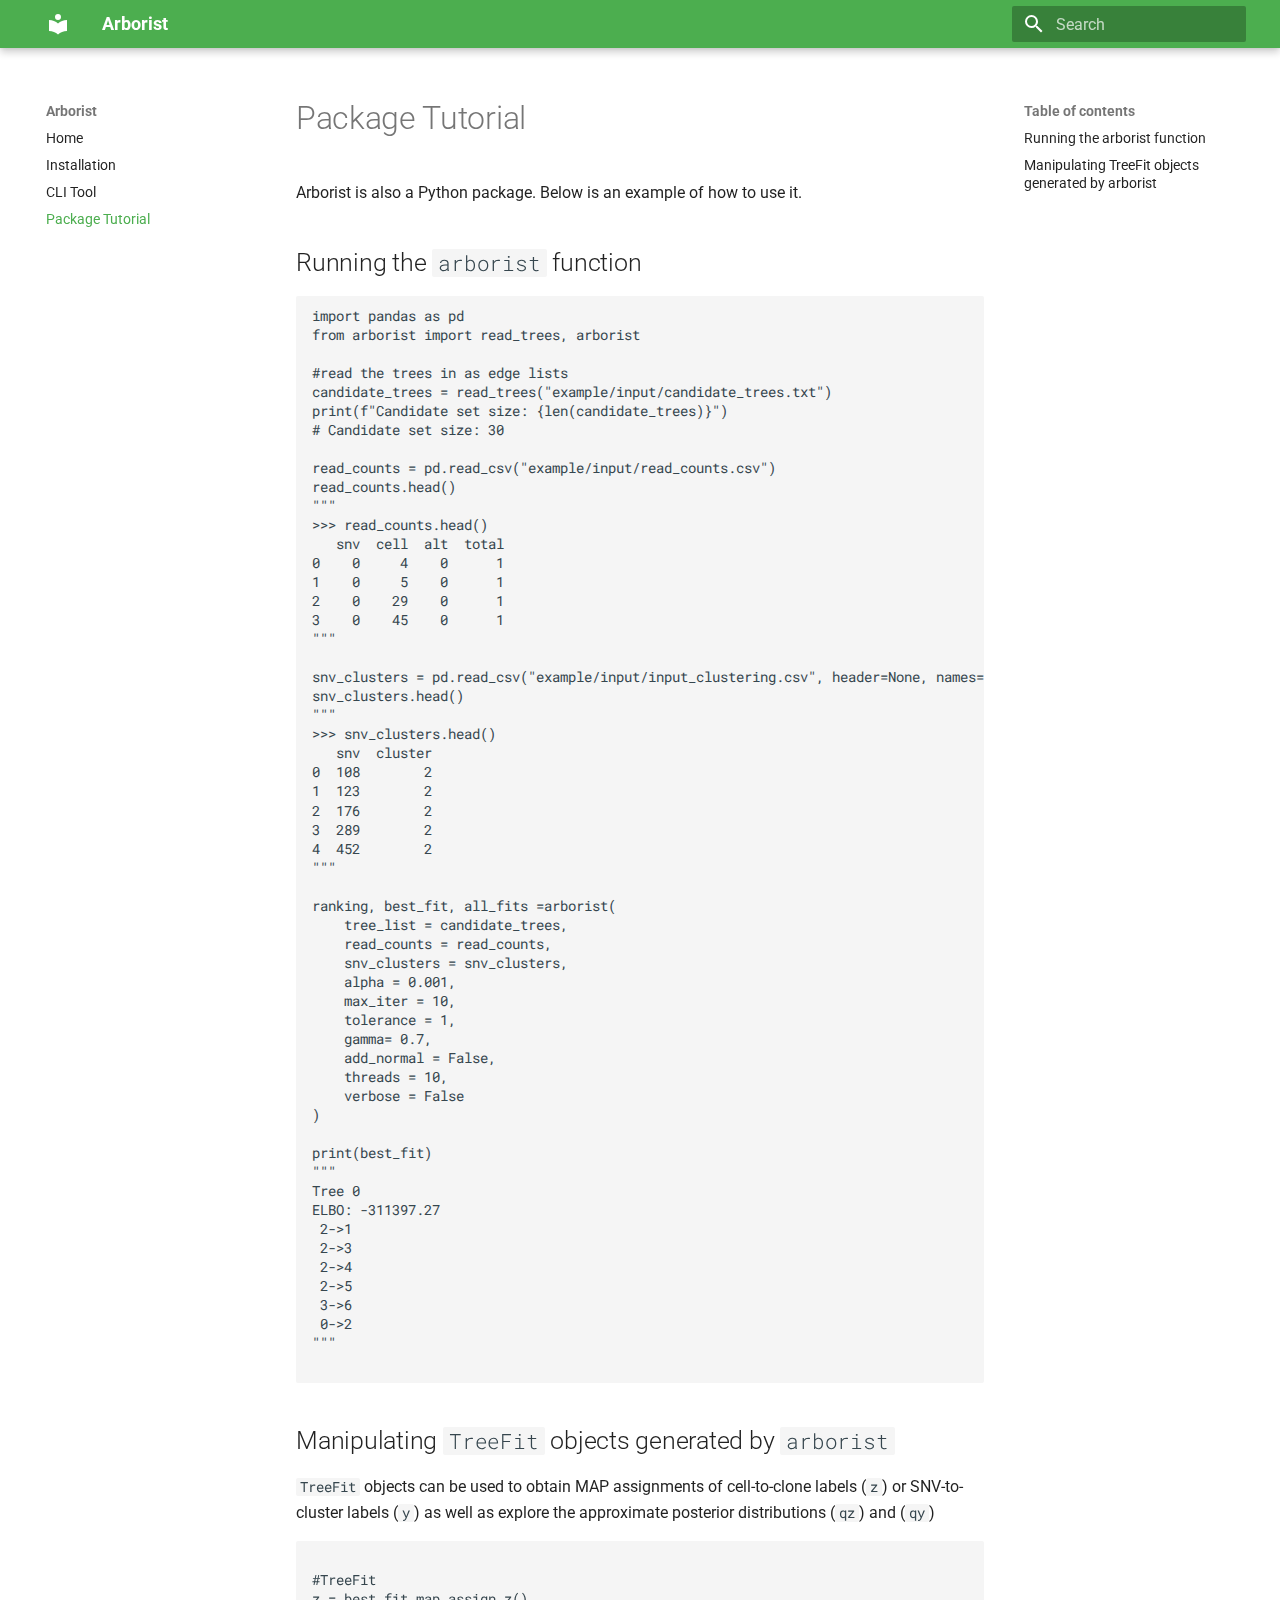
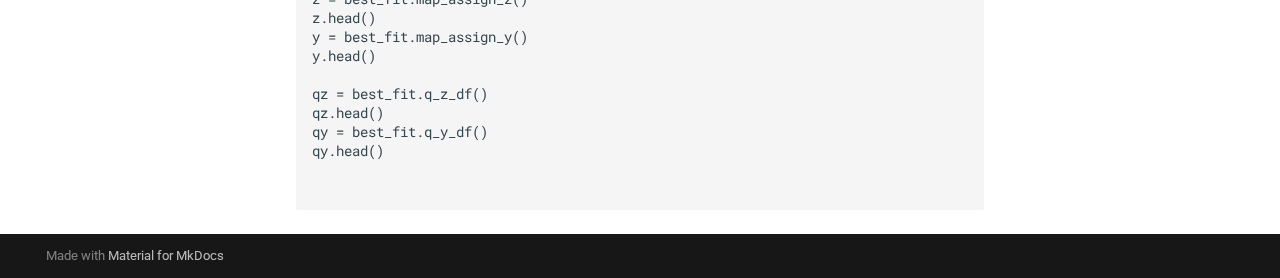
<file: package-tutorial/index.html>
<!doctype html>
<html lang="en" class="no-js">
  <head>
    
      <meta charset="utf-8">
      <meta name="viewport" content="width=device-width,initial-scale=1">
      
      
      
      
        <link rel="prev" href="../usage/">
      
      
      
        
      
      
      <link rel="icon" href="../assets/images/favicon.png">
      <meta name="generator" content="mkdocs-1.6.1, mkdocs-material-9.7.0">
    
    
      
        <title>Package Tutorial - Arborist</title>
      
    
    
      <link rel="stylesheet" href="../assets/stylesheets/main.618322db.min.css">
      
        
        <link rel="stylesheet" href="../assets/stylesheets/palette.ab4e12ef.min.css">
      
      


    
    
      
    
    
      
        
        
        <link rel="preconnect" href="https://fonts.gstatic.com" crossorigin>
        <link rel="stylesheet" href="https://fonts.googleapis.com/css?family=Roboto:300,300i,400,400i,700,700i%7CRoboto+Mono:400,400i,700,700i&display=fallback">
        <style>:root{--md-text-font:"Roboto";--md-code-font:"Roboto Mono"}</style>
      
    
    
    <script>__md_scope=new URL("..",location),__md_hash=e=>[...e].reduce(((e,_)=>(e<<5)-e+_.charCodeAt(0)),0),__md_get=(e,_=localStorage,t=__md_scope)=>JSON.parse(_.getItem(t.pathname+"."+e)),__md_set=(e,_,t=localStorage,a=__md_scope)=>{try{t.setItem(a.pathname+"."+e,JSON.stringify(_))}catch(e){}}</script>
    
      

    
    
  </head>
  
  
    
    
    
    
    
    <body dir="ltr" data-md-color-scheme="default" data-md-color-primary="green" data-md-color-accent="brown">
  
    
    <input class="md-toggle" data-md-toggle="drawer" type="checkbox" id="__drawer" autocomplete="off">
    <input class="md-toggle" data-md-toggle="search" type="checkbox" id="__search" autocomplete="off">
    <label class="md-overlay" for="__drawer"></label>
    <div data-md-component="skip">
      
        
        <a href="#running-the-arborist-function" class="md-skip">
          Skip to content
        </a>
      
    </div>
    <div data-md-component="announce">
      
    </div>
    
    
      

  

<header class="md-header md-header--shadow" data-md-component="header">
  <nav class="md-header__inner md-grid" aria-label="Header">
    <a href=".." title="Arborist" class="md-header__button md-logo" aria-label="Arborist" data-md-component="logo">
      
  
  <svg xmlns="http://www.w3.org/2000/svg" viewBox="0 0 24 24"><path d="M12 8a3 3 0 0 0 3-3 3 3 0 0 0-3-3 3 3 0 0 0-3 3 3 3 0 0 0 3 3m0 3.54C9.64 9.35 6.5 8 3 8v11c3.5 0 6.64 1.35 9 3.54 2.36-2.19 5.5-3.54 9-3.54V8c-3.5 0-6.64 1.35-9 3.54"/></svg>

    </a>
    <label class="md-header__button md-icon" for="__drawer">
      
      <svg xmlns="http://www.w3.org/2000/svg" viewBox="0 0 24 24"><path d="M3 6h18v2H3zm0 5h18v2H3zm0 5h18v2H3z"/></svg>
    </label>
    <div class="md-header__title" data-md-component="header-title">
      <div class="md-header__ellipsis">
        <div class="md-header__topic">
          <span class="md-ellipsis">
            Arborist
          </span>
        </div>
        <div class="md-header__topic" data-md-component="header-topic">
          <span class="md-ellipsis">
            
              Package Tutorial
            
          </span>
        </div>
      </div>
    </div>
    
      
    
    
    
    
      
      
        <label class="md-header__button md-icon" for="__search">
          
          <svg xmlns="http://www.w3.org/2000/svg" viewBox="0 0 24 24"><path d="M9.5 3A6.5 6.5 0 0 1 16 9.5c0 1.61-.59 3.09-1.56 4.23l.27.27h.79l5 5-1.5 1.5-5-5v-.79l-.27-.27A6.52 6.52 0 0 1 9.5 16 6.5 6.5 0 0 1 3 9.5 6.5 6.5 0 0 1 9.5 3m0 2C7 5 5 7 5 9.5S7 14 9.5 14 14 12 14 9.5 12 5 9.5 5"/></svg>
        </label>
        <div class="md-search" data-md-component="search" role="dialog">
  <label class="md-search__overlay" for="__search"></label>
  <div class="md-search__inner" role="search">
    <form class="md-search__form" name="search">
      <input type="text" class="md-search__input" name="query" aria-label="Search" placeholder="Search" autocapitalize="off" autocorrect="off" autocomplete="off" spellcheck="false" data-md-component="search-query" required>
      <label class="md-search__icon md-icon" for="__search">
        
        <svg xmlns="http://www.w3.org/2000/svg" viewBox="0 0 24 24"><path d="M9.5 3A6.5 6.5 0 0 1 16 9.5c0 1.61-.59 3.09-1.56 4.23l.27.27h.79l5 5-1.5 1.5-5-5v-.79l-.27-.27A6.52 6.52 0 0 1 9.5 16 6.5 6.5 0 0 1 3 9.5 6.5 6.5 0 0 1 9.5 3m0 2C7 5 5 7 5 9.5S7 14 9.5 14 14 12 14 9.5 12 5 9.5 5"/></svg>
        
        <svg xmlns="http://www.w3.org/2000/svg" viewBox="0 0 24 24"><path d="M20 11v2H8l5.5 5.5-1.42 1.42L4.16 12l7.92-7.92L13.5 5.5 8 11z"/></svg>
      </label>
      <nav class="md-search__options" aria-label="Search">
        
        <button type="reset" class="md-search__icon md-icon" title="Clear" aria-label="Clear" tabindex="-1">
          
          <svg xmlns="http://www.w3.org/2000/svg" viewBox="0 0 24 24"><path d="M19 6.41 17.59 5 12 10.59 6.41 5 5 6.41 10.59 12 5 17.59 6.41 19 12 13.41 17.59 19 19 17.59 13.41 12z"/></svg>
        </button>
      </nav>
      
    </form>
    <div class="md-search__output">
      <div class="md-search__scrollwrap" tabindex="0" data-md-scrollfix>
        <div class="md-search-result" data-md-component="search-result">
          <div class="md-search-result__meta">
            Initializing search
          </div>
          <ol class="md-search-result__list" role="presentation"></ol>
        </div>
      </div>
    </div>
  </div>
</div>
      
    
    
  </nav>
  
</header>
    
    <div class="md-container" data-md-component="container">
      
      
        
          
        
      
      <main class="md-main" data-md-component="main">
        <div class="md-main__inner md-grid">
          
            
              
              <div class="md-sidebar md-sidebar--primary" data-md-component="sidebar" data-md-type="navigation" >
                <div class="md-sidebar__scrollwrap">
                  <div class="md-sidebar__inner">
                    



<nav class="md-nav md-nav--primary" aria-label="Navigation" data-md-level="0">
  <label class="md-nav__title" for="__drawer">
    <a href=".." title="Arborist" class="md-nav__button md-logo" aria-label="Arborist" data-md-component="logo">
      
  
  <svg xmlns="http://www.w3.org/2000/svg" viewBox="0 0 24 24"><path d="M12 8a3 3 0 0 0 3-3 3 3 0 0 0-3-3 3 3 0 0 0-3 3 3 3 0 0 0 3 3m0 3.54C9.64 9.35 6.5 8 3 8v11c3.5 0 6.64 1.35 9 3.54 2.36-2.19 5.5-3.54 9-3.54V8c-3.5 0-6.64 1.35-9 3.54"/></svg>

    </a>
    Arborist
  </label>
  
  <ul class="md-nav__list" data-md-scrollfix>
    
      
      
  
  
  
  
    <li class="md-nav__item">
      <a href=".." class="md-nav__link">
        
  
  
  <span class="md-ellipsis">
    
  
    Home
  

    
  </span>
  
  

      </a>
    </li>
  

    
      
      
  
  
  
  
    <li class="md-nav__item">
      <a href="../installation/" class="md-nav__link">
        
  
  
  <span class="md-ellipsis">
    
  
    Installation
  

    
  </span>
  
  

      </a>
    </li>
  

    
      
      
  
  
  
  
    <li class="md-nav__item">
      <a href="../usage/" class="md-nav__link">
        
  
  
  <span class="md-ellipsis">
    
  
    CLI Tool
  

    
  </span>
  
  

      </a>
    </li>
  

    
      
      
  
  
    
  
  
  
    <li class="md-nav__item md-nav__item--active">
      
      <input class="md-nav__toggle md-toggle" type="checkbox" id="__toc">
      
      
      
        <label class="md-nav__link md-nav__link--active" for="__toc">
          
  
  
  <span class="md-ellipsis">
    
  
    Package Tutorial
  

    
  </span>
  
  

          <span class="md-nav__icon md-icon"></span>
        </label>
      
      <a href="./" class="md-nav__link md-nav__link--active">
        
  
  
  <span class="md-ellipsis">
    
  
    Package Tutorial
  

    
  </span>
  
  

      </a>
      
        

<nav class="md-nav md-nav--secondary" aria-label="Table of contents">
  
  
  
  
    <label class="md-nav__title" for="__toc">
      <span class="md-nav__icon md-icon"></span>
      Table of contents
    </label>
    <ul class="md-nav__list" data-md-component="toc" data-md-scrollfix>
      
        <li class="md-nav__item">
  <a href="#running-the-arborist-function" class="md-nav__link">
    <span class="md-ellipsis">
      
        Running the arborist function
      
    </span>
  </a>
  
</li>
      
        <li class="md-nav__item">
  <a href="#manipulating-treefit-objects-generated-by-arborist" class="md-nav__link">
    <span class="md-ellipsis">
      
        Manipulating TreeFit objects generated by arborist
      
    </span>
  </a>
  
</li>
      
    </ul>
  
</nav>
      
    </li>
  

    
  </ul>
</nav>
                  </div>
                </div>
              </div>
            
            
              
              <div class="md-sidebar md-sidebar--secondary" data-md-component="sidebar" data-md-type="toc" >
                <div class="md-sidebar__scrollwrap">
                  <div class="md-sidebar__inner">
                    

<nav class="md-nav md-nav--secondary" aria-label="Table of contents">
  
  
  
  
    <label class="md-nav__title" for="__toc">
      <span class="md-nav__icon md-icon"></span>
      Table of contents
    </label>
    <ul class="md-nav__list" data-md-component="toc" data-md-scrollfix>
      
        <li class="md-nav__item">
  <a href="#running-the-arborist-function" class="md-nav__link">
    <span class="md-ellipsis">
      
        Running the arborist function
      
    </span>
  </a>
  
</li>
      
        <li class="md-nav__item">
  <a href="#manipulating-treefit-objects-generated-by-arborist" class="md-nav__link">
    <span class="md-ellipsis">
      
        Manipulating TreeFit objects generated by arborist
      
    </span>
  </a>
  
</li>
      
    </ul>
  
</nav>
                  </div>
                </div>
              </div>
            
          
          
            <div class="md-content" data-md-component="content">
              
              <article class="md-content__inner md-typeset">
                
                  



  <h1>Package Tutorial</h1>

<p>Arborist is also a Python package. Below is an example of how to use it.</p>
<h2 id="running-the-arborist-function">Running the <code>arborist</code> function</h2>
<pre><code class="language-python">import pandas as pd 
from arborist import read_trees, arborist 

#read the trees in as edge lists 
candidate_trees = read_trees(&quot;example/input/candidate_trees.txt&quot;)
print(f&quot;Candidate set size: {len(candidate_trees)}&quot;)
# Candidate set size: 30

read_counts = pd.read_csv(&quot;example/input/read_counts.csv&quot;)
read_counts.head()
&quot;&quot;&quot;
&gt;&gt;&gt; read_counts.head()
   snv  cell  alt  total
0    0     4    0      1
1    0     5    0      1
2    0    29    0      1
3    0    45    0      1
&quot;&quot;&quot;

snv_clusters = pd.read_csv(&quot;example/input/input_clustering.csv&quot;, header=None, names=[&quot;snv&quot;, &quot;cluster&quot;]) 
snv_clusters.head()
&quot;&quot;&quot;
&gt;&gt;&gt; snv_clusters.head()
   snv  cluster
0  108        2
1  123        2
2  176        2
3  289        2
4  452        2
&quot;&quot;&quot;

ranking, best_fit, all_fits =arborist(
    tree_list = candidate_trees,
    read_counts = read_counts,
    snv_clusters = snv_clusters,
    alpha = 0.001,
    max_iter = 10,
    tolerance = 1,
    gamma= 0.7,
    add_normal = False,
    threads = 10,
    verbose = False
)

print(best_fit)
&quot;&quot;&quot;
Tree 0
ELBO: -311397.27
 2-&gt;1
 2-&gt;3
 2-&gt;4
 2-&gt;5
 3-&gt;6
 0-&gt;2
&quot;&quot;&quot;

</code></pre>
<h2 id="manipulating-treefit-objects-generated-by-arborist">Manipulating <code>TreeFit</code> objects generated by <code>arborist</code></h2>
<p><code>TreeFit</code> objects can be used to obtain MAP assignments of cell-to-clone labels (<code>z</code>) or SNV-to-cluster labels (<code>y</code>) as well as explore the approximate posterior distributions (<code>qz</code>) and (<code>qy</code>)</p>
<pre><code class="language-python">
#TreeFit 
z = best_fit.map_assign_z()
z.head()
y = best_fit.map_assign_y()
y.head()

qz = best_fit.q_z_df()
qz.head()
qy = best_fit.q_y_df()
qy.head()


</code></pre>












                
              </article>
            </div>
          
          
<script>var target=document.getElementById(location.hash.slice(1));target&&target.name&&(target.checked=target.name.startsWith("__tabbed_"))</script>
        </div>
        
      </main>
      
        <footer class="md-footer">
  
  <div class="md-footer-meta md-typeset">
    <div class="md-footer-meta__inner md-grid">
      <div class="md-copyright">
  
  
    Made with
    <a href="https://squidfunk.github.io/mkdocs-material/" target="_blank" rel="noopener">
      Material for MkDocs
    </a>
  
</div>
      
    </div>
  </div>
</footer>
      
    </div>
    <div class="md-dialog" data-md-component="dialog">
      <div class="md-dialog__inner md-typeset"></div>
    </div>
    
    
    
      
      
      <script id="__config" type="application/json">{"annotate": null, "base": "..", "features": [], "search": "../assets/javascripts/workers/search.7a47a382.min.js", "tags": null, "translations": {"clipboard.copied": "Copied to clipboard", "clipboard.copy": "Copy to clipboard", "search.result.more.one": "1 more on this page", "search.result.more.other": "# more on this page", "search.result.none": "No matching documents", "search.result.one": "1 matching document", "search.result.other": "# matching documents", "search.result.placeholder": "Type to start searching", "search.result.term.missing": "Missing", "select.version": "Select version"}, "version": null}</script>
    
    
      <script src="../assets/javascripts/bundle.e71a0d61.min.js"></script>
      
    
  </body>
</html>
</file>
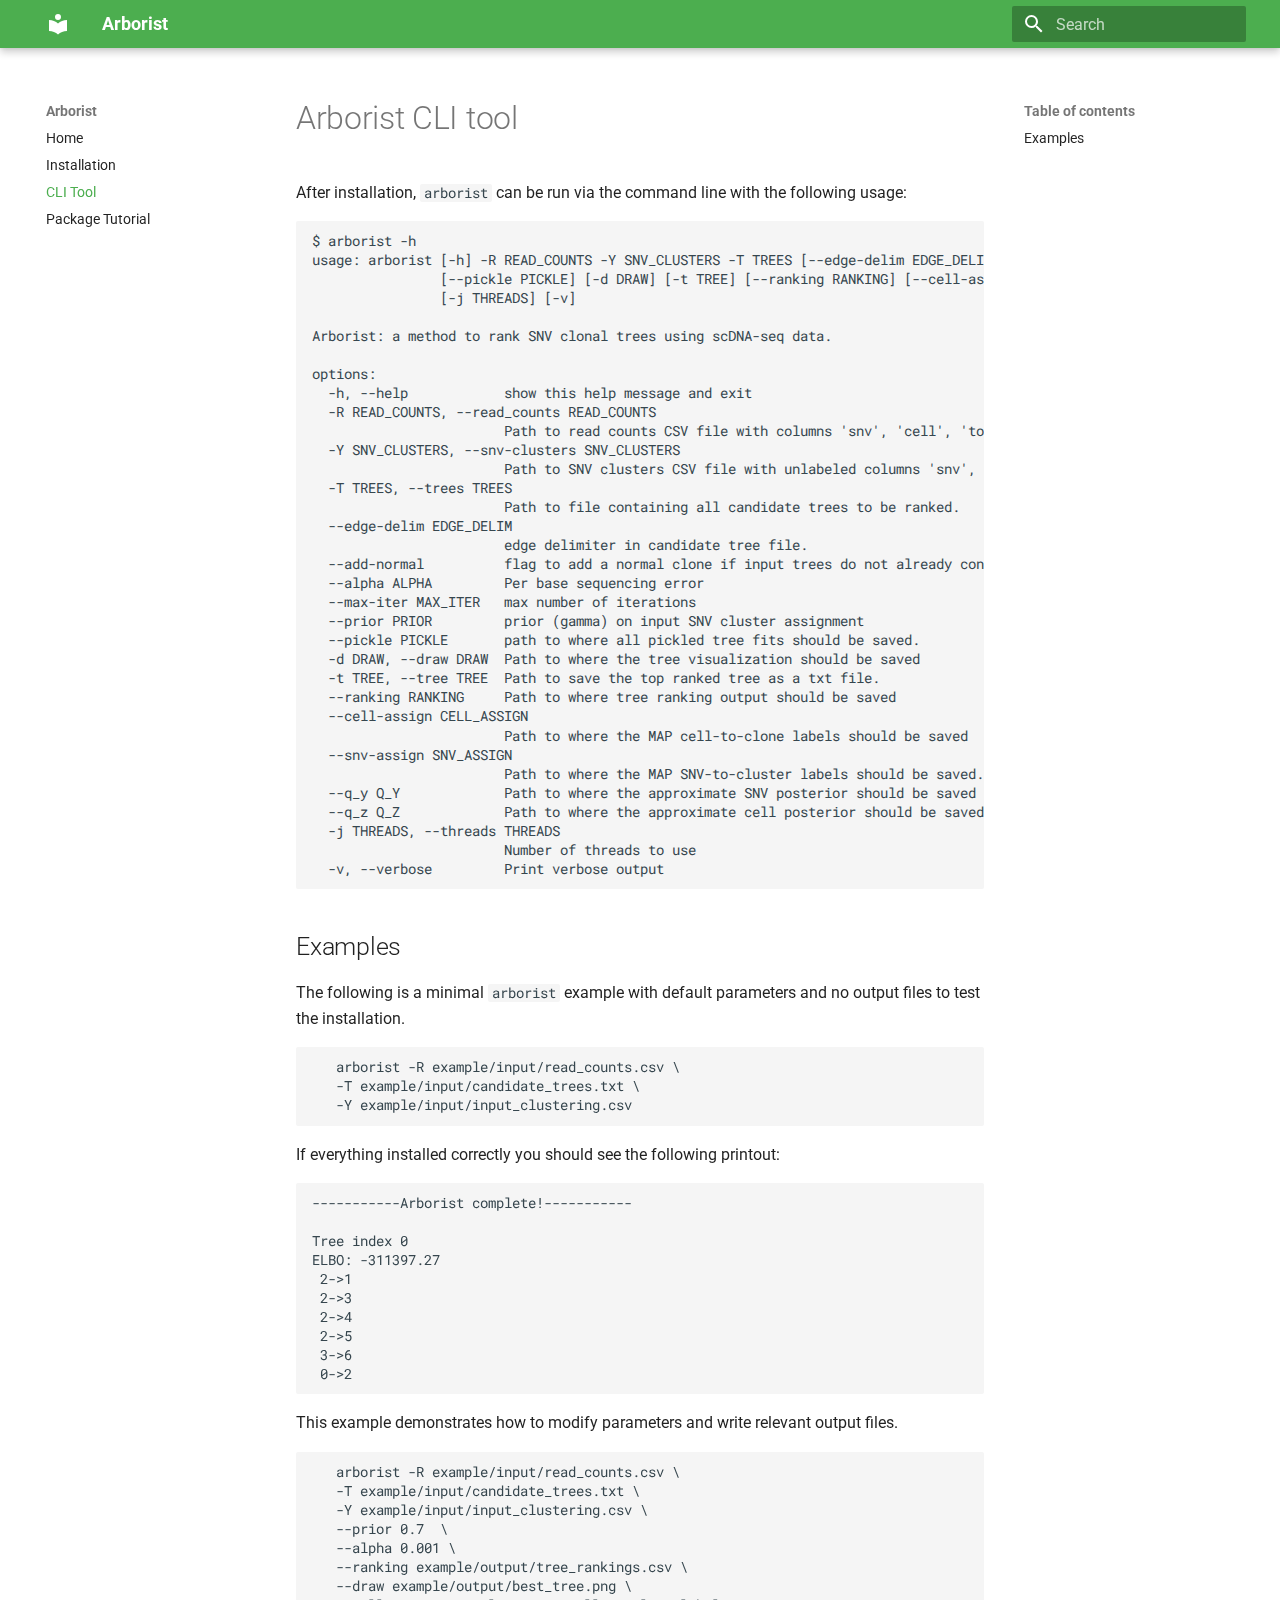
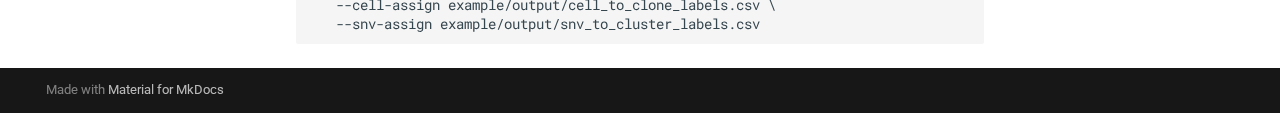
<file: usage/index.html>
<!doctype html>
<html lang="en" class="no-js">
  <head>
    
      <meta charset="utf-8">
      <meta name="viewport" content="width=device-width,initial-scale=1">
      
      
      
      
        <link rel="prev" href="../installation/">
      
      
        <link rel="next" href="../package-tutorial/">
      
      
        
      
      
      <link rel="icon" href="../assets/images/favicon.png">
      <meta name="generator" content="mkdocs-1.6.1, mkdocs-material-9.7.0">
    
    
      
        <title>CLI Tool - Arborist</title>
      
    
    
      <link rel="stylesheet" href="../assets/stylesheets/main.618322db.min.css">
      
        
        <link rel="stylesheet" href="../assets/stylesheets/palette.ab4e12ef.min.css">
      
      


    
    
      
    
    
      
        
        
        <link rel="preconnect" href="https://fonts.gstatic.com" crossorigin>
        <link rel="stylesheet" href="https://fonts.googleapis.com/css?family=Roboto:300,300i,400,400i,700,700i%7CRoboto+Mono:400,400i,700,700i&display=fallback">
        <style>:root{--md-text-font:"Roboto";--md-code-font:"Roboto Mono"}</style>
      
    
    
    <script>__md_scope=new URL("..",location),__md_hash=e=>[...e].reduce(((e,_)=>(e<<5)-e+_.charCodeAt(0)),0),__md_get=(e,_=localStorage,t=__md_scope)=>JSON.parse(_.getItem(t.pathname+"."+e)),__md_set=(e,_,t=localStorage,a=__md_scope)=>{try{t.setItem(a.pathname+"."+e,JSON.stringify(_))}catch(e){}}</script>
    
      

    
    
  </head>
  
  
    
    
    
    
    
    <body dir="ltr" data-md-color-scheme="default" data-md-color-primary="green" data-md-color-accent="brown">
  
    
    <input class="md-toggle" data-md-toggle="drawer" type="checkbox" id="__drawer" autocomplete="off">
    <input class="md-toggle" data-md-toggle="search" type="checkbox" id="__search" autocomplete="off">
    <label class="md-overlay" for="__drawer"></label>
    <div data-md-component="skip">
      
        
        <a href="#arborist-cli-tool" class="md-skip">
          Skip to content
        </a>
      
    </div>
    <div data-md-component="announce">
      
    </div>
    
    
      

  

<header class="md-header md-header--shadow" data-md-component="header">
  <nav class="md-header__inner md-grid" aria-label="Header">
    <a href=".." title="Arborist" class="md-header__button md-logo" aria-label="Arborist" data-md-component="logo">
      
  
  <svg xmlns="http://www.w3.org/2000/svg" viewBox="0 0 24 24"><path d="M12 8a3 3 0 0 0 3-3 3 3 0 0 0-3-3 3 3 0 0 0-3 3 3 3 0 0 0 3 3m0 3.54C9.64 9.35 6.5 8 3 8v11c3.5 0 6.64 1.35 9 3.54 2.36-2.19 5.5-3.54 9-3.54V8c-3.5 0-6.64 1.35-9 3.54"/></svg>

    </a>
    <label class="md-header__button md-icon" for="__drawer">
      
      <svg xmlns="http://www.w3.org/2000/svg" viewBox="0 0 24 24"><path d="M3 6h18v2H3zm0 5h18v2H3zm0 5h18v2H3z"/></svg>
    </label>
    <div class="md-header__title" data-md-component="header-title">
      <div class="md-header__ellipsis">
        <div class="md-header__topic">
          <span class="md-ellipsis">
            Arborist
          </span>
        </div>
        <div class="md-header__topic" data-md-component="header-topic">
          <span class="md-ellipsis">
            
              CLI Tool
            
          </span>
        </div>
      </div>
    </div>
    
      
    
    
    
    
      
      
        <label class="md-header__button md-icon" for="__search">
          
          <svg xmlns="http://www.w3.org/2000/svg" viewBox="0 0 24 24"><path d="M9.5 3A6.5 6.5 0 0 1 16 9.5c0 1.61-.59 3.09-1.56 4.23l.27.27h.79l5 5-1.5 1.5-5-5v-.79l-.27-.27A6.52 6.52 0 0 1 9.5 16 6.5 6.5 0 0 1 3 9.5 6.5 6.5 0 0 1 9.5 3m0 2C7 5 5 7 5 9.5S7 14 9.5 14 14 12 14 9.5 12 5 9.5 5"/></svg>
        </label>
        <div class="md-search" data-md-component="search" role="dialog">
  <label class="md-search__overlay" for="__search"></label>
  <div class="md-search__inner" role="search">
    <form class="md-search__form" name="search">
      <input type="text" class="md-search__input" name="query" aria-label="Search" placeholder="Search" autocapitalize="off" autocorrect="off" autocomplete="off" spellcheck="false" data-md-component="search-query" required>
      <label class="md-search__icon md-icon" for="__search">
        
        <svg xmlns="http://www.w3.org/2000/svg" viewBox="0 0 24 24"><path d="M9.5 3A6.5 6.5 0 0 1 16 9.5c0 1.61-.59 3.09-1.56 4.23l.27.27h.79l5 5-1.5 1.5-5-5v-.79l-.27-.27A6.52 6.52 0 0 1 9.5 16 6.5 6.5 0 0 1 3 9.5 6.5 6.5 0 0 1 9.5 3m0 2C7 5 5 7 5 9.5S7 14 9.5 14 14 12 14 9.5 12 5 9.5 5"/></svg>
        
        <svg xmlns="http://www.w3.org/2000/svg" viewBox="0 0 24 24"><path d="M20 11v2H8l5.5 5.5-1.42 1.42L4.16 12l7.92-7.92L13.5 5.5 8 11z"/></svg>
      </label>
      <nav class="md-search__options" aria-label="Search">
        
        <button type="reset" class="md-search__icon md-icon" title="Clear" aria-label="Clear" tabindex="-1">
          
          <svg xmlns="http://www.w3.org/2000/svg" viewBox="0 0 24 24"><path d="M19 6.41 17.59 5 12 10.59 6.41 5 5 6.41 10.59 12 5 17.59 6.41 19 12 13.41 17.59 19 19 17.59 13.41 12z"/></svg>
        </button>
      </nav>
      
    </form>
    <div class="md-search__output">
      <div class="md-search__scrollwrap" tabindex="0" data-md-scrollfix>
        <div class="md-search-result" data-md-component="search-result">
          <div class="md-search-result__meta">
            Initializing search
          </div>
          <ol class="md-search-result__list" role="presentation"></ol>
        </div>
      </div>
    </div>
  </div>
</div>
      
    
    
  </nav>
  
</header>
    
    <div class="md-container" data-md-component="container">
      
      
        
          
        
      
      <main class="md-main" data-md-component="main">
        <div class="md-main__inner md-grid">
          
            
              
              <div class="md-sidebar md-sidebar--primary" data-md-component="sidebar" data-md-type="navigation" >
                <div class="md-sidebar__scrollwrap">
                  <div class="md-sidebar__inner">
                    



<nav class="md-nav md-nav--primary" aria-label="Navigation" data-md-level="0">
  <label class="md-nav__title" for="__drawer">
    <a href=".." title="Arborist" class="md-nav__button md-logo" aria-label="Arborist" data-md-component="logo">
      
  
  <svg xmlns="http://www.w3.org/2000/svg" viewBox="0 0 24 24"><path d="M12 8a3 3 0 0 0 3-3 3 3 0 0 0-3-3 3 3 0 0 0-3 3 3 3 0 0 0 3 3m0 3.54C9.64 9.35 6.5 8 3 8v11c3.5 0 6.64 1.35 9 3.54 2.36-2.19 5.5-3.54 9-3.54V8c-3.5 0-6.64 1.35-9 3.54"/></svg>

    </a>
    Arborist
  </label>
  
  <ul class="md-nav__list" data-md-scrollfix>
    
      
      
  
  
  
  
    <li class="md-nav__item">
      <a href=".." class="md-nav__link">
        
  
  
  <span class="md-ellipsis">
    
  
    Home
  

    
  </span>
  
  

      </a>
    </li>
  

    
      
      
  
  
  
  
    <li class="md-nav__item">
      <a href="../installation/" class="md-nav__link">
        
  
  
  <span class="md-ellipsis">
    
  
    Installation
  

    
  </span>
  
  

      </a>
    </li>
  

    
      
      
  
  
    
  
  
  
    <li class="md-nav__item md-nav__item--active">
      
      <input class="md-nav__toggle md-toggle" type="checkbox" id="__toc">
      
      
        
      
      
        <label class="md-nav__link md-nav__link--active" for="__toc">
          
  
  
  <span class="md-ellipsis">
    
  
    CLI Tool
  

    
  </span>
  
  

          <span class="md-nav__icon md-icon"></span>
        </label>
      
      <a href="./" class="md-nav__link md-nav__link--active">
        
  
  
  <span class="md-ellipsis">
    
  
    CLI Tool
  

    
  </span>
  
  

      </a>
      
        

<nav class="md-nav md-nav--secondary" aria-label="Table of contents">
  
  
  
    
  
  
    <label class="md-nav__title" for="__toc">
      <span class="md-nav__icon md-icon"></span>
      Table of contents
    </label>
    <ul class="md-nav__list" data-md-component="toc" data-md-scrollfix>
      
        <li class="md-nav__item">
  <a href="#examples" class="md-nav__link">
    <span class="md-ellipsis">
      
        Examples
      
    </span>
  </a>
  
</li>
      
    </ul>
  
</nav>
      
    </li>
  

    
      
      
  
  
  
  
    <li class="md-nav__item">
      <a href="../package-tutorial/" class="md-nav__link">
        
  
  
  <span class="md-ellipsis">
    
  
    Package Tutorial
  

    
  </span>
  
  

      </a>
    </li>
  

    
  </ul>
</nav>
                  </div>
                </div>
              </div>
            
            
              
              <div class="md-sidebar md-sidebar--secondary" data-md-component="sidebar" data-md-type="toc" >
                <div class="md-sidebar__scrollwrap">
                  <div class="md-sidebar__inner">
                    

<nav class="md-nav md-nav--secondary" aria-label="Table of contents">
  
  
  
    
  
  
    <label class="md-nav__title" for="__toc">
      <span class="md-nav__icon md-icon"></span>
      Table of contents
    </label>
    <ul class="md-nav__list" data-md-component="toc" data-md-scrollfix>
      
        <li class="md-nav__item">
  <a href="#examples" class="md-nav__link">
    <span class="md-ellipsis">
      
        Examples
      
    </span>
  </a>
  
</li>
      
    </ul>
  
</nav>
                  </div>
                </div>
              </div>
            
          
          
            <div class="md-content" data-md-component="content">
              
              <article class="md-content__inner md-typeset">
                
                  



<h1 id="arborist-cli-tool">Arborist CLI tool</h1>
<p>After installation, <code>arborist</code> can be run via the command line with the following usage:</p>
<pre><code class="language-bash">$ arborist -h                                                        
usage: arborist [-h] -R READ_COUNTS -Y SNV_CLUSTERS -T TREES [--edge-delim EDGE_DELIM] [--add-normal] [--alpha ALPHA] [--max-iter MAX_ITER] [--prior PRIOR]
                [--pickle PICKLE] [-d DRAW] [-t TREE] [--ranking RANKING] [--cell-assign CELL_ASSIGN] [--snv-assign SNV_ASSIGN] [--q_y Q_Y] [--q_z Q_Z]
                [-j THREADS] [-v]

Arborist: a method to rank SNV clonal trees using scDNA-seq data.

options:
  -h, --help            show this help message and exit
  -R READ_COUNTS, --read_counts READ_COUNTS
                        Path to read counts CSV file with columns 'snv', 'cell', 'total', 'alt'
  -Y SNV_CLUSTERS, --snv-clusters SNV_CLUSTERS
                        Path to SNV clusters CSV file with unlabeled columns 'snv', 'cluster'. The order of columns matters
  -T TREES, --trees TREES
                        Path to file containing all candidate trees to be ranked.
  --edge-delim EDGE_DELIM
                        edge delimiter in candidate tree file.
  --add-normal          flag to add a normal clone if input trees do not already contain them
  --alpha ALPHA         Per base sequencing error
  --max-iter MAX_ITER   max number of iterations
  --prior PRIOR         prior (gamma) on input SNV cluster assignment
  --pickle PICKLE       path to where all pickled tree fits should be saved.
  -d DRAW, --draw DRAW  Path to where the tree visualization should be saved
  -t TREE, --tree TREE  Path to save the top ranked tree as a txt file.
  --ranking RANKING     Path to where tree ranking output should be saved
  --cell-assign CELL_ASSIGN
                        Path to where the MAP cell-to-clone labels should be saved
  --snv-assign SNV_ASSIGN
                        Path to where the MAP SNV-to-cluster labels should be saved.
  --q_y Q_Y             Path to where the approximate SNV posterior should be saved
  --q_z Q_Z             Path to where the approximate cell posterior should be saved
  -j THREADS, --threads THREADS
                        Number of threads to use
  -v, --verbose         Print verbose output
</code></pre>
<h2 id="examples">Examples</h2>
<p>The following is a minimal <code>arborist</code> example with default parameters and no output files to test the installation.</p>
<pre><code class="language-bash">   arborist -R example/input/read_counts.csv \
   -T example/input/candidate_trees.txt \
   -Y example/input/input_clustering.csv 
</code></pre>
<p>If everything installed correctly you should see the following printout:</p>
<pre><code>-----------Arborist complete!-----------

Tree index 0
ELBO: -311397.27
 2-&gt;1
 2-&gt;3
 2-&gt;4
 2-&gt;5
 3-&gt;6
 0-&gt;2
</code></pre>
<p>This example demonstrates how to modify parameters and write relevant output files. </p>
<pre><code class="language-bash">   arborist -R example/input/read_counts.csv \
   -T example/input/candidate_trees.txt \
   -Y example/input/input_clustering.csv \
   --prior 0.7  \
   --alpha 0.001 \
   --ranking example/output/tree_rankings.csv \
   --draw example/output/best_tree.png \
   --cell-assign example/output/cell_to_clone_labels.csv \
   --snv-assign example/output/snv_to_cluster_labels.csv 
</code></pre>












                
              </article>
            </div>
          
          
<script>var target=document.getElementById(location.hash.slice(1));target&&target.name&&(target.checked=target.name.startsWith("__tabbed_"))</script>
        </div>
        
      </main>
      
        <footer class="md-footer">
  
  <div class="md-footer-meta md-typeset">
    <div class="md-footer-meta__inner md-grid">
      <div class="md-copyright">
  
  
    Made with
    <a href="https://squidfunk.github.io/mkdocs-material/" target="_blank" rel="noopener">
      Material for MkDocs
    </a>
  
</div>
      
    </div>
  </div>
</footer>
      
    </div>
    <div class="md-dialog" data-md-component="dialog">
      <div class="md-dialog__inner md-typeset"></div>
    </div>
    
    
    
      
      
      <script id="__config" type="application/json">{"annotate": null, "base": "..", "features": [], "search": "../assets/javascripts/workers/search.7a47a382.min.js", "tags": null, "translations": {"clipboard.copied": "Copied to clipboard", "clipboard.copy": "Copy to clipboard", "search.result.more.one": "1 more on this page", "search.result.more.other": "# more on this page", "search.result.none": "No matching documents", "search.result.one": "1 matching document", "search.result.other": "# matching documents", "search.result.placeholder": "Type to start searching", "search.result.term.missing": "Missing", "select.version": "Select version"}, "version": null}</script>
    
    
      <script src="../assets/javascripts/bundle.e71a0d61.min.js"></script>
      
    
  </body>
</html>
</file>
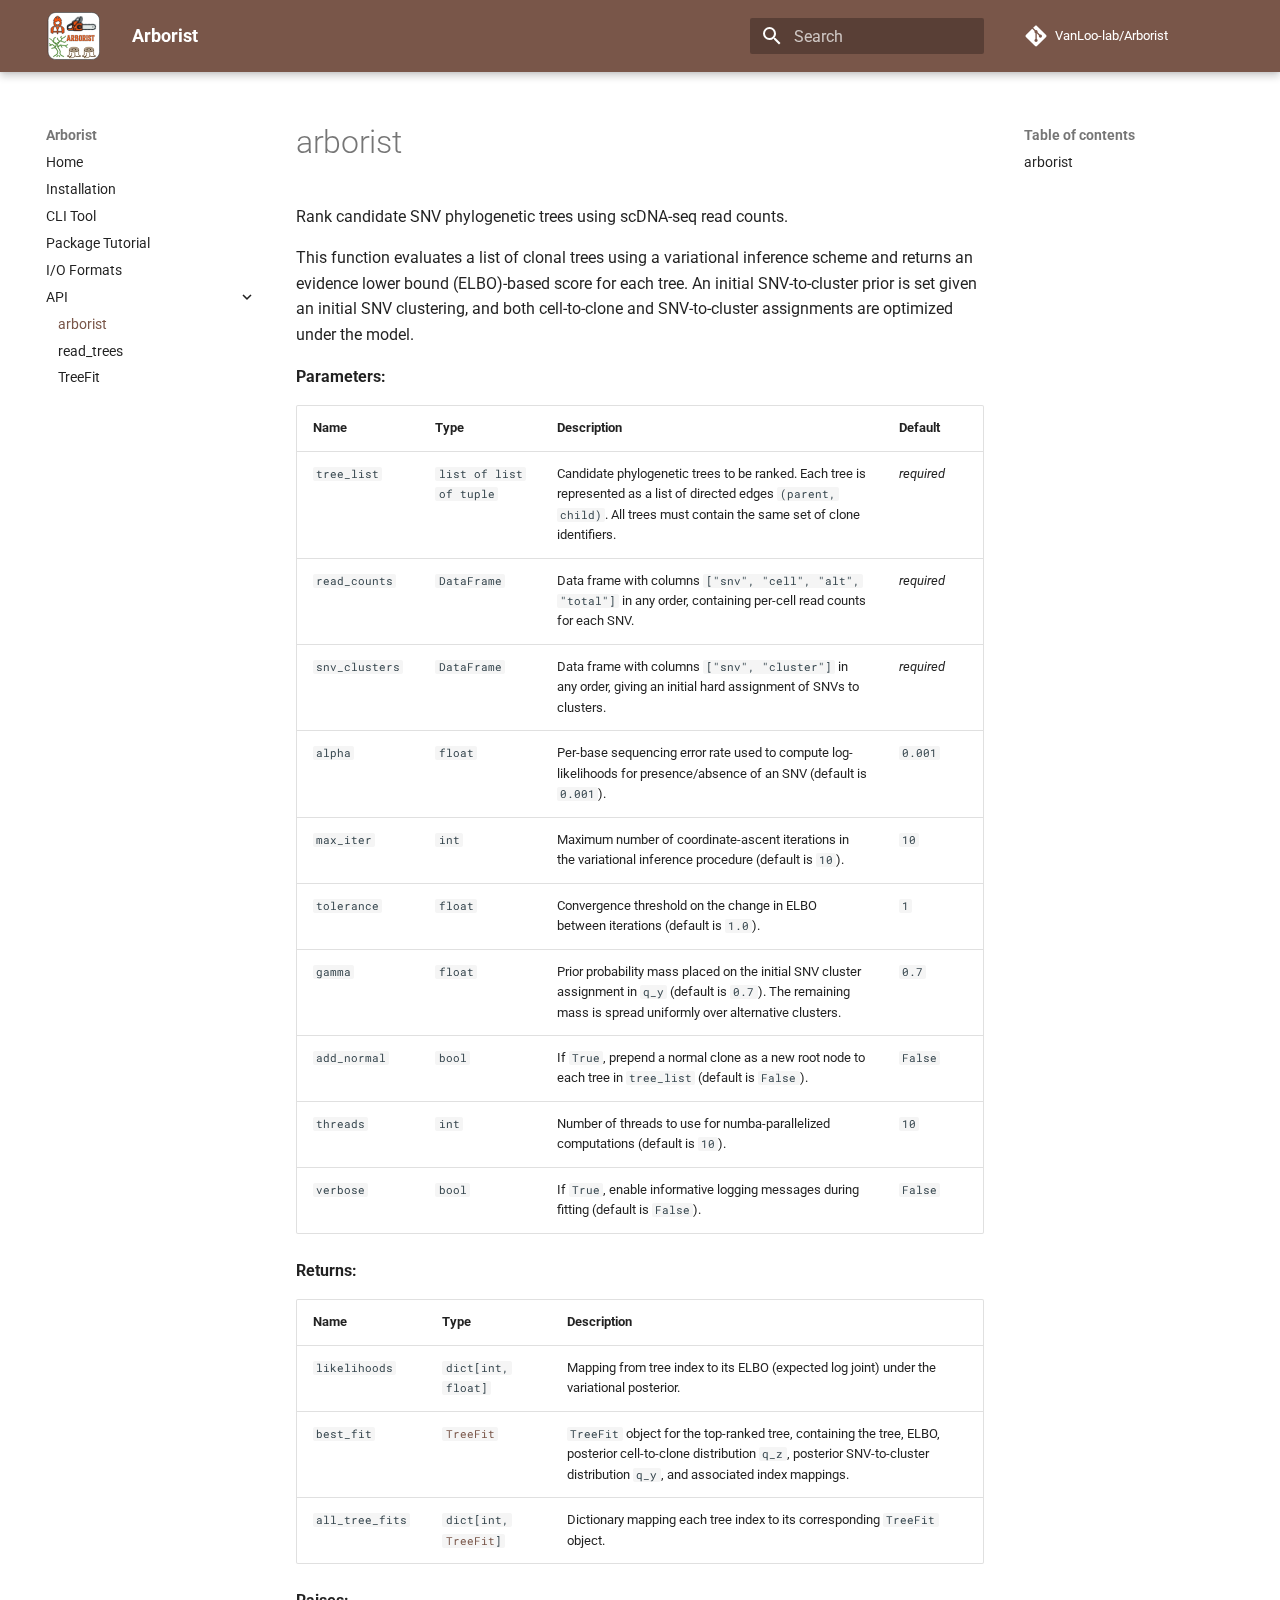
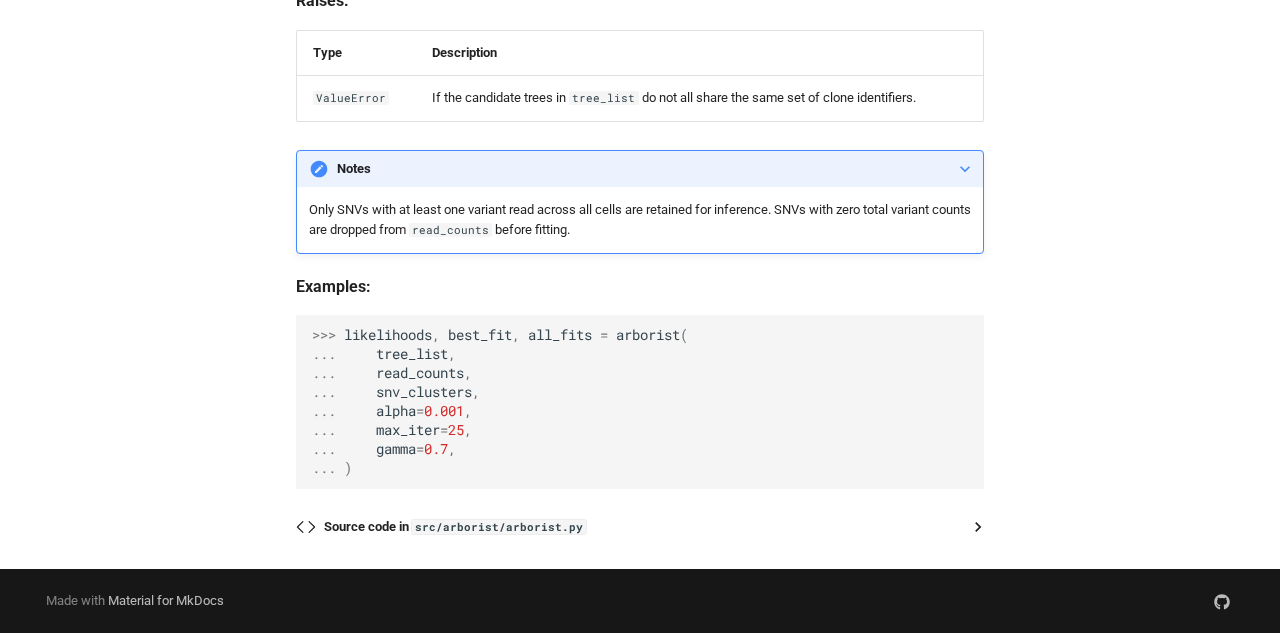
<file: api/arborist/index.html>
<!doctype html>
<html lang="en" class="no-js">
  <head>
    
      <meta charset="utf-8">
      <meta name="viewport" content="width=device-width,initial-scale=1">
      
        <meta name="description" content="Documentation for the arborist package">
      
      
        <meta name="author" content="Leah L. Weber">
      
      
        <link rel="canonical" href="https://vanloo-lab.github.io/Arborist/api/arborist/">
      
      
        <link rel="prev" href="../../io/">
      
      
        <link rel="next" href="../read_trees/">
      
      
        
      
      
      <link rel="icon" href="../../img/icon.svg">
      <meta name="generator" content="mkdocs-1.6.1, mkdocs-material-9.7.0">
    
    
      
        <title>arborist - Arborist</title>
      
    
    
      <link rel="stylesheet" href="../../assets/stylesheets/main.618322db.min.css">
      
        
        <link rel="stylesheet" href="../../assets/stylesheets/palette.ab4e12ef.min.css">
      
      


    
    
      
    
    
      
        
        
        <link rel="preconnect" href="https://fonts.gstatic.com" crossorigin>
        <link rel="stylesheet" href="https://fonts.googleapis.com/css?family=Roboto:300,300i,400,400i,700,700i%7CRoboto+Mono:400,400i,700,700i&display=fallback">
        <style>:root{--md-text-font:"Roboto";--md-code-font:"Roboto Mono"}</style>
      
    
    
      <link rel="stylesheet" href="../../assets/_mkdocstrings.css">
    
      <link rel="stylesheet" href="../../styles/extra.css">
    
    <script>__md_scope=new URL("../..",location),__md_hash=e=>[...e].reduce(((e,_)=>(e<<5)-e+_.charCodeAt(0)),0),__md_get=(e,_=localStorage,t=__md_scope)=>JSON.parse(_.getItem(t.pathname+"."+e)),__md_set=(e,_,t=localStorage,a=__md_scope)=>{try{t.setItem(a.pathname+"."+e,JSON.stringify(_))}catch(e){}}</script>
    
      

    
    
  </head>
  
  
    
    
    
    
    
    <body dir="ltr" data-md-color-scheme="default" data-md-color-primary="brown" data-md-color-accent="green">
  
    
    <input class="md-toggle" data-md-toggle="drawer" type="checkbox" id="__drawer" autocomplete="off">
    <input class="md-toggle" data-md-toggle="search" type="checkbox" id="__search" autocomplete="off">
    <label class="md-overlay" for="__drawer"></label>
    <div data-md-component="skip">
      
        
        <a href="#arborist.arborist.arborist" class="md-skip">
          Skip to content
        </a>
      
    </div>
    <div data-md-component="announce">
      
    </div>
    
    
      

  

<header class="md-header md-header--shadow md-header--lifted" data-md-component="header">
  <nav class="md-header__inner md-grid" aria-label="Header">
    <a href="../.." title="Arborist" class="md-header__button md-logo" aria-label="Arborist" data-md-component="logo">
      
  <img src="../../img/icon.svg" alt="logo">

    </a>
    <label class="md-header__button md-icon" for="__drawer">
      
      <svg xmlns="http://www.w3.org/2000/svg" viewBox="0 0 24 24"><path d="M3 6h18v2H3zm0 5h18v2H3zm0 5h18v2H3z"/></svg>
    </label>
    <div class="md-header__title" data-md-component="header-title">
      <div class="md-header__ellipsis">
        <div class="md-header__topic">
          <span class="md-ellipsis">
            Arborist
          </span>
        </div>
        <div class="md-header__topic" data-md-component="header-topic">
          <span class="md-ellipsis">
            
              arborist
            
          </span>
        </div>
      </div>
    </div>
    
      
    
    
    
    
      
      
        <label class="md-header__button md-icon" for="__search">
          
          <svg xmlns="http://www.w3.org/2000/svg" viewBox="0 0 24 24"><path d="M9.5 3A6.5 6.5 0 0 1 16 9.5c0 1.61-.59 3.09-1.56 4.23l.27.27h.79l5 5-1.5 1.5-5-5v-.79l-.27-.27A6.52 6.52 0 0 1 9.5 16 6.5 6.5 0 0 1 3 9.5 6.5 6.5 0 0 1 9.5 3m0 2C7 5 5 7 5 9.5S7 14 9.5 14 14 12 14 9.5 12 5 9.5 5"/></svg>
        </label>
        <div class="md-search" data-md-component="search" role="dialog">
  <label class="md-search__overlay" for="__search"></label>
  <div class="md-search__inner" role="search">
    <form class="md-search__form" name="search">
      <input type="text" class="md-search__input" name="query" aria-label="Search" placeholder="Search" autocapitalize="off" autocorrect="off" autocomplete="off" spellcheck="false" data-md-component="search-query" required>
      <label class="md-search__icon md-icon" for="__search">
        
        <svg xmlns="http://www.w3.org/2000/svg" viewBox="0 0 24 24"><path d="M9.5 3A6.5 6.5 0 0 1 16 9.5c0 1.61-.59 3.09-1.56 4.23l.27.27h.79l5 5-1.5 1.5-5-5v-.79l-.27-.27A6.52 6.52 0 0 1 9.5 16 6.5 6.5 0 0 1 3 9.5 6.5 6.5 0 0 1 9.5 3m0 2C7 5 5 7 5 9.5S7 14 9.5 14 14 12 14 9.5 12 5 9.5 5"/></svg>
        
        <svg xmlns="http://www.w3.org/2000/svg" viewBox="0 0 24 24"><path d="M20 11v2H8l5.5 5.5-1.42 1.42L4.16 12l7.92-7.92L13.5 5.5 8 11z"/></svg>
      </label>
      <nav class="md-search__options" aria-label="Search">
        
          <a href="javascript:void(0)" class="md-search__icon md-icon" title="Share" aria-label="Share" data-clipboard data-clipboard-text="" data-md-component="search-share" tabindex="-1">
            
            <svg xmlns="http://www.w3.org/2000/svg" viewBox="0 0 24 24"><path d="M18 16.08c-.76 0-1.44.3-1.96.77L8.91 12.7c.05-.23.09-.46.09-.7s-.04-.47-.09-.7l7.05-4.11c.54.5 1.25.81 2.04.81a3 3 0 0 0 3-3 3 3 0 0 0-3-3 3 3 0 0 0-3 3c0 .24.04.47.09.7L8.04 9.81C7.5 9.31 6.79 9 6 9a3 3 0 0 0-3 3 3 3 0 0 0 3 3c.79 0 1.5-.31 2.04-.81l7.12 4.15c-.05.21-.08.43-.08.66 0 1.61 1.31 2.91 2.92 2.91s2.92-1.3 2.92-2.91A2.92 2.92 0 0 0 18 16.08"/></svg>
          </a>
        
        <button type="reset" class="md-search__icon md-icon" title="Clear" aria-label="Clear" tabindex="-1">
          
          <svg xmlns="http://www.w3.org/2000/svg" viewBox="0 0 24 24"><path d="M19 6.41 17.59 5 12 10.59 6.41 5 5 6.41 10.59 12 5 17.59 6.41 19 12 13.41 17.59 19 19 17.59 13.41 12z"/></svg>
        </button>
      </nav>
      
        <div class="md-search__suggest" data-md-component="search-suggest"></div>
      
    </form>
    <div class="md-search__output">
      <div class="md-search__scrollwrap" tabindex="0" data-md-scrollfix>
        <div class="md-search-result" data-md-component="search-result">
          <div class="md-search-result__meta">
            Initializing search
          </div>
          <ol class="md-search-result__list" role="presentation"></ol>
        </div>
      </div>
    </div>
  </div>
</div>
      
    
    
      <div class="md-header__source">
        <a href="https://github.com/VanLoo-lab/Arborist" title="Go to repository" class="md-source" data-md-component="source">
  <div class="md-source__icon md-icon">
    
    <svg xmlns="http://www.w3.org/2000/svg" viewBox="0 0 448 512"><!--! Font Awesome Free 7.1.0 by @fontawesome - https://fontawesome.com License - https://fontawesome.com/license/free (Icons: CC BY 4.0, Fonts: SIL OFL 1.1, Code: MIT License) Copyright 2025 Fonticons, Inc.--><path d="M439.6 236.1 244 40.5c-5.4-5.5-12.8-8.5-20.4-8.5s-15 3-20.4 8.4L162.5 81l51.5 51.5c27.1-9.1 52.7 16.8 43.4 43.7l49.7 49.7c34.2-11.8 61.2 31 35.5 56.7-26.5 26.5-70.2-2.9-56-37.3L240.3 199v121.9c25.3 12.5 22.3 41.8 9.1 55-6.4 6.4-15.2 10.1-24.3 10.1s-17.8-3.6-24.3-10.1c-17.6-17.6-11.1-46.9 11.2-56v-123c-20.8-8.5-24.6-30.7-18.6-45L142.6 101 8.5 235.1C3 240.6 0 247.9 0 255.5s3 15 8.5 20.4l195.6 195.7c5.4 5.4 12.7 8.4 20.4 8.4s15-3 20.4-8.4l194.7-194.7c5.4-5.4 8.4-12.8 8.4-20.4s-3-15-8.4-20.4"/></svg>
  </div>
  <div class="md-source__repository">
    VanLoo-lab/Arborist
  </div>
</a>
      </div>
    
  </nav>
  
    
  
</header>
    
    <div class="md-container" data-md-component="container">
      
      
        
      
      <main class="md-main" data-md-component="main">
        <div class="md-main__inner md-grid">
          
            
              
              <div class="md-sidebar md-sidebar--primary" data-md-component="sidebar" data-md-type="navigation" >
                <div class="md-sidebar__scrollwrap">
                  <div class="md-sidebar__inner">
                    



<nav class="md-nav md-nav--primary" aria-label="Navigation" data-md-level="0">
  <label class="md-nav__title" for="__drawer">
    <a href="../.." title="Arborist" class="md-nav__button md-logo" aria-label="Arborist" data-md-component="logo">
      
  <img src="../../img/icon.svg" alt="logo">

    </a>
    Arborist
  </label>
  
    <div class="md-nav__source">
      <a href="https://github.com/VanLoo-lab/Arborist" title="Go to repository" class="md-source" data-md-component="source">
  <div class="md-source__icon md-icon">
    
    <svg xmlns="http://www.w3.org/2000/svg" viewBox="0 0 448 512"><!--! Font Awesome Free 7.1.0 by @fontawesome - https://fontawesome.com License - https://fontawesome.com/license/free (Icons: CC BY 4.0, Fonts: SIL OFL 1.1, Code: MIT License) Copyright 2025 Fonticons, Inc.--><path d="M439.6 236.1 244 40.5c-5.4-5.5-12.8-8.5-20.4-8.5s-15 3-20.4 8.4L162.5 81l51.5 51.5c27.1-9.1 52.7 16.8 43.4 43.7l49.7 49.7c34.2-11.8 61.2 31 35.5 56.7-26.5 26.5-70.2-2.9-56-37.3L240.3 199v121.9c25.3 12.5 22.3 41.8 9.1 55-6.4 6.4-15.2 10.1-24.3 10.1s-17.8-3.6-24.3-10.1c-17.6-17.6-11.1-46.9 11.2-56v-123c-20.8-8.5-24.6-30.7-18.6-45L142.6 101 8.5 235.1C3 240.6 0 247.9 0 255.5s3 15 8.5 20.4l195.6 195.7c5.4 5.4 12.7 8.4 20.4 8.4s15-3 20.4-8.4l194.7-194.7c5.4-5.4 8.4-12.8 8.4-20.4s-3-15-8.4-20.4"/></svg>
  </div>
  <div class="md-source__repository">
    VanLoo-lab/Arborist
  </div>
</a>
    </div>
  
  <ul class="md-nav__list" data-md-scrollfix>
    
      
      
  
  
  
  
    <li class="md-nav__item">
      <a href="../.." class="md-nav__link">
        
  
  
  <span class="md-ellipsis">
    
  
    Home
  

    
  </span>
  
  

      </a>
    </li>
  

    
      
      
  
  
  
  
    <li class="md-nav__item">
      <a href="../../installation/" class="md-nav__link">
        
  
  
  <span class="md-ellipsis">
    
  
    Installation
  

    
  </span>
  
  

      </a>
    </li>
  

    
      
      
  
  
  
  
    <li class="md-nav__item">
      <a href="../../usage/" class="md-nav__link">
        
  
  
  <span class="md-ellipsis">
    
  
    CLI Tool
  

    
  </span>
  
  

      </a>
    </li>
  

    
      
      
  
  
  
  
    <li class="md-nav__item">
      <a href="../../package-tutorial/" class="md-nav__link">
        
  
  
  <span class="md-ellipsis">
    
  
    Package Tutorial
  

    
  </span>
  
  

      </a>
    </li>
  

    
      
      
  
  
  
  
    <li class="md-nav__item">
      <a href="../../io/" class="md-nav__link">
        
  
  
  <span class="md-ellipsis">
    
  
    I/O Formats
  

    
  </span>
  
  

      </a>
    </li>
  

    
      
      
  
  
    
  
  
  
    
    
    
    
    
    <li class="md-nav__item md-nav__item--active md-nav__item--nested">
      
        
        
        <input class="md-nav__toggle md-toggle " type="checkbox" id="__nav_6" checked>
        
          
          <label class="md-nav__link" for="__nav_6" id="__nav_6_label" tabindex="0">
            
  
  
  <span class="md-ellipsis">
    
  
    API
  

    
  </span>
  
  

            <span class="md-nav__icon md-icon"></span>
          </label>
        
        <nav class="md-nav" data-md-level="1" aria-labelledby="__nav_6_label" aria-expanded="true">
          <label class="md-nav__title" for="__nav_6">
            <span class="md-nav__icon md-icon"></span>
            
  
    API
  

          </label>
          <ul class="md-nav__list" data-md-scrollfix>
            
              
                
  
  
    
  
  
  
    <li class="md-nav__item md-nav__item--active">
      
      <input class="md-nav__toggle md-toggle" type="checkbox" id="__toc">
      
      
      
        <label class="md-nav__link md-nav__link--active" for="__toc">
          
  
  
  <span class="md-ellipsis">
    
  
    arborist
  

    
  </span>
  
  

          <span class="md-nav__icon md-icon"></span>
        </label>
      
      <a href="./" class="md-nav__link md-nav__link--active">
        
  
  
  <span class="md-ellipsis">
    
  
    arborist
  

    
  </span>
  
  

      </a>
      
        

<nav class="md-nav md-nav--secondary" aria-label="Table of contents">
  
  
  
  
    <label class="md-nav__title" for="__toc">
      <span class="md-nav__icon md-icon"></span>
      Table of contents
    </label>
    <ul class="md-nav__list" data-md-component="toc" data-md-scrollfix>
      
        <li class="md-nav__item">
  <a href="#arborist.arborist.arborist" class="md-nav__link">
    <span class="md-ellipsis">
      
        arborist
      
    </span>
  </a>
  
</li>
      
    </ul>
  
</nav>
      
    </li>
  

              
            
              
                
  
  
  
  
    <li class="md-nav__item">
      <a href="../read_trees/" class="md-nav__link">
        
  
  
  <span class="md-ellipsis">
    
  
    read_trees
  

    
  </span>
  
  

      </a>
    </li>
  

              
            
              
                
  
  
  
  
    <li class="md-nav__item">
      <a href="../treefit/" class="md-nav__link">
        
  
  
  <span class="md-ellipsis">
    
  
    TreeFit
  

    
  </span>
  
  

      </a>
    </li>
  

              
            
          </ul>
        </nav>
      
    </li>
  

    
  </ul>
</nav>
                  </div>
                </div>
              </div>
            
            
              
              <div class="md-sidebar md-sidebar--secondary" data-md-component="sidebar" data-md-type="toc" >
                <div class="md-sidebar__scrollwrap">
                  <div class="md-sidebar__inner">
                    

<nav class="md-nav md-nav--secondary" aria-label="Table of contents">
  
  
  
  
    <label class="md-nav__title" for="__toc">
      <span class="md-nav__icon md-icon"></span>
      Table of contents
    </label>
    <ul class="md-nav__list" data-md-component="toc" data-md-scrollfix>
      
        <li class="md-nav__item">
  <a href="#arborist.arborist.arborist" class="md-nav__link">
    <span class="md-ellipsis">
      
        arborist
      
    </span>
  </a>
  
</li>
      
    </ul>
  
</nav>
                  </div>
                </div>
              </div>
            
          
          
            <div class="md-content" data-md-component="content">
              
              <article class="md-content__inner md-typeset">
                
                  


  
  


  <h1>arborist</h1>

<div class="doc doc-object doc-function">



<a id="arborist.arborist.arborist"></a>
    <div class="doc doc-contents first">

        <p>Rank candidate SNV phylogenetic trees using scDNA-seq read counts.</p>
<p>This function evaluates a list of clonal trees using a variational inference
scheme and returns an evidence lower bound (ELBO)-based score for each tree.
An initial SNV-to-cluster prior is set given an initial SNV clustering, and both cell-to-clone and
SNV-to-cluster assignments are optimized under the model.</p>


<p><span class="doc-section-title">Parameters:</span></p>
    <table>
      <thead>
        <tr>
          <th>Name</th>
          <th>Type</th>
          <th>Description</th>
          <th>Default</th>
        </tr>
      </thead>
      <tbody>
          <tr class="doc-section-item">
            <td>
                <code>tree_list</code>
            </td>
            <td>
                  <code>list of list of tuple</code>
            </td>
            <td>
              <div class="doc-md-description">
                <p>Candidate phylogenetic trees to be ranked. Each tree is represented as
a list of directed edges <code>(parent, child)</code>. All trees must contain
the same set of clone identifiers.</p>
              </div>
            </td>
            <td>
                <em>required</em>
            </td>
          </tr>
          <tr class="doc-section-item">
            <td>
                <code>read_counts</code>
            </td>
            <td>
                  <code><span title="pandas.DataFrame">DataFrame</span></code>
            </td>
            <td>
              <div class="doc-md-description">
                <p>Data frame with columns <code>["snv", "cell", "alt", "total"]</code> in any order, 
containing per-cell read counts for each SNV.</p>
              </div>
            </td>
            <td>
                <em>required</em>
            </td>
          </tr>
          <tr class="doc-section-item">
            <td>
                <code>snv_clusters</code>
            </td>
            <td>
                  <code><span title="pandas.DataFrame">DataFrame</span></code>
            </td>
            <td>
              <div class="doc-md-description">
                <p>Data frame with columns <code>["snv", "cluster"]</code> in any order, giving an
initial hard assignment of SNVs to clusters.</p>
              </div>
            </td>
            <td>
                <em>required</em>
            </td>
          </tr>
          <tr class="doc-section-item">
            <td>
                <code>alpha</code>
            </td>
            <td>
                  <code><span title="float">float</span></code>
            </td>
            <td>
              <div class="doc-md-description">
                <p>Per-base sequencing error rate used to compute log-likelihoods for
presence/absence of an SNV (default is <code>0.001</code>).</p>
              </div>
            </td>
            <td>
                  <code>0.001</code>
            </td>
          </tr>
          <tr class="doc-section-item">
            <td>
                <code>max_iter</code>
            </td>
            <td>
                  <code><span title="int">int</span></code>
            </td>
            <td>
              <div class="doc-md-description">
                <p>Maximum number of coordinate-ascent iterations in the variational
inference procedure (default is <code>10</code>).</p>
              </div>
            </td>
            <td>
                  <code>10</code>
            </td>
          </tr>
          <tr class="doc-section-item">
            <td>
                <code>tolerance</code>
            </td>
            <td>
                  <code><span title="float">float</span></code>
            </td>
            <td>
              <div class="doc-md-description">
                <p>Convergence threshold on the change in ELBO between iterations
(default is <code>1.0</code>).</p>
              </div>
            </td>
            <td>
                  <code>1</code>
            </td>
          </tr>
          <tr class="doc-section-item">
            <td>
                <code>gamma</code>
            </td>
            <td>
                  <code><span title="float">float</span></code>
            </td>
            <td>
              <div class="doc-md-description">
                <p>Prior probability mass placed on the initial SNV cluster assignment
in <code>q_y</code> (default is <code>0.7</code>). The remaining mass is spread
uniformly over alternative clusters.</p>
              </div>
            </td>
            <td>
                  <code>0.7</code>
            </td>
          </tr>
          <tr class="doc-section-item">
            <td>
                <code>add_normal</code>
            </td>
            <td>
                  <code><span title="bool">bool</span></code>
            </td>
            <td>
              <div class="doc-md-description">
                <p>If <code>True</code>, prepend a normal clone as a new root node to each tree in
<code>tree_list</code> (default is <code>False</code>).</p>
              </div>
            </td>
            <td>
                  <code>False</code>
            </td>
          </tr>
          <tr class="doc-section-item">
            <td>
                <code>threads</code>
            </td>
            <td>
                  <code><span title="int">int</span></code>
            </td>
            <td>
              <div class="doc-md-description">
                <p>Number of threads to use for numba-parallelized computations
(default is <code>10</code>).</p>
              </div>
            </td>
            <td>
                  <code>10</code>
            </td>
          </tr>
          <tr class="doc-section-item">
            <td>
                <code>verbose</code>
            </td>
            <td>
                  <code><span title="bool">bool</span></code>
            </td>
            <td>
              <div class="doc-md-description">
                <p>If <code>True</code>, enable informative logging messages during fitting
(default is <code>False</code>).</p>
              </div>
            </td>
            <td>
                  <code>False</code>
            </td>
          </tr>
      </tbody>
    </table>


    <p><span class="doc-section-title">Returns:</span></p>
    <table>
      <thead>
        <tr>
<th>Name</th>          <th>Type</th>
          <th>Description</th>
        </tr>
      </thead>
      <tbody>
          <tr class="doc-section-item">
<td><code>likelihoods</code></td>            <td>
                  <code><span title="dict">dict</span>[<span title="int">int</span>, <span title="float">float</span>]</code>
            </td>
            <td>
              <div class="doc-md-description">
                <p>Mapping from tree index to its ELBO (expected log joint) under the
variational posterior.</p>
              </div>
            </td>
          </tr>
          <tr class="doc-section-item">
<td><code>best_fit</code></td>            <td>
                  <code><a class="autorefs autorefs-internal" title="&lt;code&gt;arborist.treefit.TreeFit&lt;/code&gt;" href="../treefit/#arborist.treefit.TreeFit">TreeFit</a></code>
            </td>
            <td>
              <div class="doc-md-description">
                <p><code>TreeFit</code> object for the top-ranked tree, containing the tree,
ELBO, posterior cell-to-clone distribution <code>q_z</code>, posterior
SNV-to-cluster distribution <code>q_y</code>, and associated index mappings.</p>
              </div>
            </td>
          </tr>
          <tr class="doc-section-item">
<td><code>all_tree_fits</code></td>            <td>
                  <code><span title="dict">dict</span>[<span title="int">int</span>, <a class="autorefs autorefs-internal" title="&lt;code&gt;arborist.treefit.TreeFit&lt;/code&gt;" href="../treefit/#arborist.treefit.TreeFit">TreeFit</a>]</code>
            </td>
            <td>
              <div class="doc-md-description">
                <p>Dictionary mapping each tree index to its corresponding <code>TreeFit</code>
object.</p>
              </div>
            </td>
          </tr>
      </tbody>
    </table>


<p><span class="doc-section-title">Raises:</span></p>
    <table>
      <thead>
        <tr>
          <th>Type</th>
          <th>Description</th>
        </tr>
      </thead>
      <tbody>
          <tr class="doc-section-item">
            <td>
                  <code><span title="ValueError">ValueError</span></code>
            </td>
            <td>
              <div class="doc-md-description">
                <p>If the candidate trees in <code>tree_list</code> do not all share the same
set of clone identifiers.</p>
              </div>
            </td>
          </tr>
      </tbody>
    </table>


<details class="note" open>
  <summary>Notes</summary>
  <p>Only SNVs with at least one variant read across all cells are retained
for inference. SNVs with zero total variant counts are dropped from
<code>read_counts</code> before fitting.</p>
</details>

<p><span class="doc-section-title">Examples:</span></p>
    <div class="highlight"><pre><span></span><code><span class="gp">&gt;&gt;&gt; </span><span class="n">likelihoods</span><span class="p">,</span> <span class="n">best_fit</span><span class="p">,</span> <span class="n">all_fits</span> <span class="o">=</span> <span class="n">arborist</span><span class="p">(</span>
<span class="gp">... </span>    <span class="n">tree_list</span><span class="p">,</span>
<span class="gp">... </span>    <span class="n">read_counts</span><span class="p">,</span>
<span class="gp">... </span>    <span class="n">snv_clusters</span><span class="p">,</span>
<span class="gp">... </span>    <span class="n">alpha</span><span class="o">=</span><span class="mf">0.001</span><span class="p">,</span>
<span class="gp">... </span>    <span class="n">max_iter</span><span class="o">=</span><span class="mi">25</span><span class="p">,</span>
<span class="gp">... </span>    <span class="n">gamma</span><span class="o">=</span><span class="mf">0.7</span><span class="p">,</span>
<span class="gp">... </span><span class="p">)</span>
</code></pre></div>


            <details class="mkdocstrings-source">
              <summary>Source code in <code>src/arborist/arborist.py</code></summary>
              <div class="highlight"><table class="highlighttable"><tr><td class="linenos"><div class="linenodiv"><pre><span></span><span class="normal"> 906</span>
<span class="normal"> 907</span>
<span class="normal"> 908</span>
<span class="normal"> 909</span>
<span class="normal"> 910</span>
<span class="normal"> 911</span>
<span class="normal"> 912</span>
<span class="normal"> 913</span>
<span class="normal"> 914</span>
<span class="normal"> 915</span>
<span class="normal"> 916</span>
<span class="normal"> 917</span>
<span class="normal"> 918</span>
<span class="normal"> 919</span>
<span class="normal"> 920</span>
<span class="normal"> 921</span>
<span class="normal"> 922</span>
<span class="normal"> 923</span>
<span class="normal"> 924</span>
<span class="normal"> 925</span>
<span class="normal"> 926</span>
<span class="normal"> 927</span>
<span class="normal"> 928</span>
<span class="normal"> 929</span>
<span class="normal"> 930</span>
<span class="normal"> 931</span>
<span class="normal"> 932</span>
<span class="normal"> 933</span>
<span class="normal"> 934</span>
<span class="normal"> 935</span>
<span class="normal"> 936</span>
<span class="normal"> 937</span>
<span class="normal"> 938</span>
<span class="normal"> 939</span>
<span class="normal"> 940</span>
<span class="normal"> 941</span>
<span class="normal"> 942</span>
<span class="normal"> 943</span>
<span class="normal"> 944</span>
<span class="normal"> 945</span>
<span class="normal"> 946</span>
<span class="normal"> 947</span>
<span class="normal"> 948</span>
<span class="normal"> 949</span>
<span class="normal"> 950</span>
<span class="normal"> 951</span>
<span class="normal"> 952</span>
<span class="normal"> 953</span>
<span class="normal"> 954</span>
<span class="normal"> 955</span>
<span class="normal"> 956</span>
<span class="normal"> 957</span>
<span class="normal"> 958</span>
<span class="normal"> 959</span>
<span class="normal"> 960</span>
<span class="normal"> 961</span>
<span class="normal"> 962</span>
<span class="normal"> 963</span>
<span class="normal"> 964</span>
<span class="normal"> 965</span>
<span class="normal"> 966</span>
<span class="normal"> 967</span>
<span class="normal"> 968</span>
<span class="normal"> 969</span>
<span class="normal"> 970</span>
<span class="normal"> 971</span>
<span class="normal"> 972</span>
<span class="normal"> 973</span>
<span class="normal"> 974</span>
<span class="normal"> 975</span>
<span class="normal"> 976</span>
<span class="normal"> 977</span>
<span class="normal"> 978</span>
<span class="normal"> 979</span>
<span class="normal"> 980</span>
<span class="normal"> 981</span>
<span class="normal"> 982</span>
<span class="normal"> 983</span>
<span class="normal"> 984</span>
<span class="normal"> 985</span>
<span class="normal"> 986</span>
<span class="normal"> 987</span>
<span class="normal"> 988</span>
<span class="normal"> 989</span>
<span class="normal"> 990</span>
<span class="normal"> 991</span>
<span class="normal"> 992</span>
<span class="normal"> 993</span>
<span class="normal"> 994</span>
<span class="normal"> 995</span>
<span class="normal"> 996</span>
<span class="normal"> 997</span>
<span class="normal"> 998</span>
<span class="normal"> 999</span>
<span class="normal">1000</span>
<span class="normal">1001</span>
<span class="normal">1002</span>
<span class="normal">1003</span>
<span class="normal">1004</span>
<span class="normal">1005</span>
<span class="normal">1006</span>
<span class="normal">1007</span>
<span class="normal">1008</span>
<span class="normal">1009</span>
<span class="normal">1010</span>
<span class="normal">1011</span>
<span class="normal">1012</span>
<span class="normal">1013</span>
<span class="normal">1014</span>
<span class="normal">1015</span>
<span class="normal">1016</span>
<span class="normal">1017</span>
<span class="normal">1018</span>
<span class="normal">1019</span>
<span class="normal">1020</span>
<span class="normal">1021</span>
<span class="normal">1022</span>
<span class="normal">1023</span>
<span class="normal">1024</span>
<span class="normal">1025</span>
<span class="normal">1026</span>
<span class="normal">1027</span>
<span class="normal">1028</span>
<span class="normal">1029</span>
<span class="normal">1030</span>
<span class="normal">1031</span>
<span class="normal">1032</span>
<span class="normal">1033</span>
<span class="normal">1034</span>
<span class="normal">1035</span>
<span class="normal">1036</span>
<span class="normal">1037</span>
<span class="normal">1038</span>
<span class="normal">1039</span>
<span class="normal">1040</span>
<span class="normal">1041</span>
<span class="normal">1042</span>
<span class="normal">1043</span>
<span class="normal">1044</span>
<span class="normal">1045</span>
<span class="normal">1046</span>
<span class="normal">1047</span>
<span class="normal">1048</span>
<span class="normal">1049</span>
<span class="normal">1050</span>
<span class="normal">1051</span>
<span class="normal">1052</span>
<span class="normal">1053</span>
<span class="normal">1054</span>
<span class="normal">1055</span>
<span class="normal">1056</span>
<span class="normal">1057</span>
<span class="normal">1058</span>
<span class="normal">1059</span>
<span class="normal">1060</span>
<span class="normal">1061</span>
<span class="normal">1062</span>
<span class="normal">1063</span>
<span class="normal">1064</span>
<span class="normal">1065</span>
<span class="normal">1066</span>
<span class="normal">1067</span>
<span class="normal">1068</span>
<span class="normal">1069</span>
<span class="normal">1070</span>
<span class="normal">1071</span>
<span class="normal">1072</span>
<span class="normal">1073</span>
<span class="normal">1074</span>
<span class="normal">1075</span>
<span class="normal">1076</span>
<span class="normal">1077</span>
<span class="normal">1078</span>
<span class="normal">1079</span>
<span class="normal">1080</span>
<span class="normal">1081</span>
<span class="normal">1082</span>
<span class="normal">1083</span>
<span class="normal">1084</span>
<span class="normal">1085</span>
<span class="normal">1086</span>
<span class="normal">1087</span>
<span class="normal">1088</span>
<span class="normal">1089</span>
<span class="normal">1090</span>
<span class="normal">1091</span>
<span class="normal">1092</span>
<span class="normal">1093</span>
<span class="normal">1094</span>
<span class="normal">1095</span>
<span class="normal">1096</span>
<span class="normal">1097</span>
<span class="normal">1098</span>
<span class="normal">1099</span>
<span class="normal">1100</span>
<span class="normal">1101</span>
<span class="normal">1102</span>
<span class="normal">1103</span>
<span class="normal">1104</span>
<span class="normal">1105</span>
<span class="normal">1106</span>
<span class="normal">1107</span>
<span class="normal">1108</span>
<span class="normal">1109</span>
<span class="normal">1110</span>
<span class="normal">1111</span>
<span class="normal">1112</span>
<span class="normal">1113</span>
<span class="normal">1114</span>
<span class="normal">1115</span>
<span class="normal">1116</span>
<span class="normal">1117</span>
<span class="normal">1118</span>
<span class="normal">1119</span>
<span class="normal">1120</span>
<span class="normal">1121</span>
<span class="normal">1122</span>
<span class="normal">1123</span>
<span class="normal">1124</span>
<span class="normal">1125</span>
<span class="normal">1126</span>
<span class="normal">1127</span>
<span class="normal">1128</span>
<span class="normal">1129</span>
<span class="normal">1130</span></pre></div></td><td class="code"><div><pre><span></span><code><span class="k">def</span><span class="w"> </span><span class="nf">arborist</span><span class="p">(</span>
    <span class="n">tree_list</span><span class="p">:</span> <span class="nb">list</span><span class="p">,</span>
    <span class="n">read_counts</span><span class="p">:</span> <span class="n">pd</span><span class="o">.</span><span class="n">DataFrame</span><span class="p">,</span>
    <span class="n">snv_clusters</span><span class="p">:</span> <span class="n">pd</span><span class="o">.</span><span class="n">DataFrame</span><span class="p">,</span>
    <span class="n">alpha</span><span class="p">:</span> <span class="nb">float</span> <span class="o">=</span> <span class="mf">0.001</span><span class="p">,</span>
    <span class="n">max_iter</span><span class="p">:</span> <span class="nb">int</span> <span class="o">=</span> <span class="mi">10</span><span class="p">,</span>
    <span class="n">tolerance</span><span class="p">:</span> <span class="nb">float</span> <span class="o">=</span> <span class="mi">1</span><span class="p">,</span>
    <span class="n">gamma</span><span class="o">=</span><span class="mf">0.7</span><span class="p">,</span>
    <span class="n">add_normal</span><span class="o">=</span><span class="kc">False</span><span class="p">,</span>
    <span class="n">threads</span> <span class="o">=</span> <span class="mi">10</span><span class="p">,</span>
    <span class="n">verbose</span><span class="p">:</span> <span class="nb">bool</span> <span class="o">=</span> <span class="kc">False</span><span class="p">,</span>
<span class="p">)</span> <span class="o">-&gt;</span> <span class="nb">tuple</span><span class="p">:</span>
<span class="w">    </span><span class="sd">&quot;&quot;&quot;</span>
<span class="sd">    Rank candidate SNV phylogenetic trees using scDNA-seq read counts.</span>

<span class="sd">    This function evaluates a list of clonal trees using a variational inference</span>
<span class="sd">    scheme and returns an evidence lower bound (ELBO)-based score for each tree.</span>
<span class="sd">    An initial SNV-to-cluster prior is set given an initial SNV clustering, and both cell-to-clone and</span>
<span class="sd">    SNV-to-cluster assignments are optimized under the model.</span>

<span class="sd">    Parameters</span>
<span class="sd">    ----------</span>
<span class="sd">    tree_list : list of list of tuple</span>
<span class="sd">        Candidate phylogenetic trees to be ranked. Each tree is represented as</span>
<span class="sd">        a list of directed edges ``(parent, child)``. All trees must contain</span>
<span class="sd">        the same set of clone identifiers.</span>
<span class="sd">    read_counts : pandas.DataFrame</span>
<span class="sd">        Data frame with columns ``[&quot;snv&quot;, &quot;cell&quot;, &quot;alt&quot;, &quot;total&quot;]`` in any order, </span>
<span class="sd">        containing per-cell read counts for each SNV.</span>
<span class="sd">    snv_clusters : pandas.DataFrame</span>
<span class="sd">        Data frame with columns ``[&quot;snv&quot;, &quot;cluster&quot;]`` in any order, giving an</span>
<span class="sd">        initial hard assignment of SNVs to clusters.</span>
<span class="sd">    alpha : float, optional</span>
<span class="sd">        Per-base sequencing error rate used to compute log-likelihoods for</span>
<span class="sd">        presence/absence of an SNV (default is ``0.001``).</span>
<span class="sd">    max_iter : int, optional</span>
<span class="sd">        Maximum number of coordinate-ascent iterations in the variational</span>
<span class="sd">        inference procedure (default is ``10``).</span>
<span class="sd">    tolerance : float, optional</span>
<span class="sd">        Convergence threshold on the change in ELBO between iterations</span>
<span class="sd">        (default is ``1.0``).</span>
<span class="sd">    gamma : float, optional</span>
<span class="sd">        Prior probability mass placed on the initial SNV cluster assignment</span>
<span class="sd">        in ``q_y`` (default is ``0.7``). The remaining mass is spread</span>
<span class="sd">        uniformly over alternative clusters.</span>
<span class="sd">    add_normal : bool, optional</span>
<span class="sd">        If ``True``, prepend a normal clone as a new root node to each tree in</span>
<span class="sd">        ``tree_list`` (default is ``False``).</span>
<span class="sd">    threads : int, optional</span>
<span class="sd">        Number of threads to use for numba-parallelized computations</span>
<span class="sd">        (default is ``10``).</span>
<span class="sd">    verbose : bool, optional</span>
<span class="sd">        If ``True``, enable informative logging messages during fitting</span>
<span class="sd">        (default is ``False``).</span>

<span class="sd">    Returns</span>
<span class="sd">    -------</span>
<span class="sd">    likelihoods : dict[int, float]</span>
<span class="sd">        Mapping from tree index to its ELBO (expected log joint) under the</span>
<span class="sd">        variational posterior.</span>
<span class="sd">    best_fit : TreeFit</span>
<span class="sd">        ``TreeFit`` object for the top-ranked tree, containing the tree,</span>
<span class="sd">        ELBO, posterior cell-to-clone distribution ``q_z``, posterior</span>
<span class="sd">        SNV-to-cluster distribution ``q_y``, and associated index mappings.</span>
<span class="sd">    all_tree_fits : dict[int, TreeFit]</span>
<span class="sd">        Dictionary mapping each tree index to its corresponding ``TreeFit``</span>
<span class="sd">        object.</span>

<span class="sd">    Raises</span>
<span class="sd">    ------</span>
<span class="sd">    ValueError</span>
<span class="sd">        If the candidate trees in ``tree_list`` do not all share the same</span>
<span class="sd">        set of clone identifiers.</span>

<span class="sd">    Notes</span>
<span class="sd">    -----</span>
<span class="sd">    Only SNVs with at least one variant read across all cells are retained</span>
<span class="sd">    for inference. SNVs with zero total variant counts are dropped from</span>
<span class="sd">    ``read_counts`` before fitting.</span>

<span class="sd">    Examples</span>
<span class="sd">    --------</span>
<span class="sd">    &gt;&gt;&gt; likelihoods, best_fit, all_fits = arborist(</span>
<span class="sd">    ...     tree_list,</span>
<span class="sd">    ...     read_counts,</span>
<span class="sd">    ...     snv_clusters,</span>
<span class="sd">    ...     alpha=0.001,</span>
<span class="sd">    ...     max_iter=25,</span>
<span class="sd">    ...     gamma=0.7,</span>
<span class="sd">    ... )</span>
<span class="sd">    &quot;&quot;&quot;</span>


    <span class="k">if</span> <span class="n">verbose</span><span class="p">:</span>
        <span class="n">logger</span> <span class="o">=</span> <span class="n">logging</span><span class="o">.</span><span class="n">getLogger</span><span class="p">()</span>

    <span class="n">numba</span><span class="o">.</span><span class="n">set_num_threads</span><span class="p">(</span><span class="n">threads</span><span class="p">)</span>

    <span class="k">if</span> <span class="n">add_normal</span><span class="p">:</span>
        <span class="k">if</span> <span class="n">verbose</span><span class="p">:</span>
            <span class="n">logger</span><span class="o">.</span><span class="n">info</span><span class="p">(</span><span class="sa">f</span><span class="s2">&quot;Appending normal clone to candidate trees...&quot;</span><span class="p">)</span>
        <span class="n">tree_list</span> <span class="o">=</span> <span class="n">add_normal_clone</span><span class="p">(</span><span class="n">tree_list</span><span class="p">)</span>

    <span class="n">tree</span> <span class="o">=</span> <span class="n">tree_list</span><span class="p">[</span><span class="mi">0</span><span class="p">]</span>

    <span class="c1"># assume root is normal</span>
    <span class="n">temp_tree</span> <span class="o">=</span> <span class="n">nx</span><span class="o">.</span><span class="n">DiGraph</span><span class="p">(</span><span class="n">tree</span><span class="p">)</span>
    <span class="n">normal</span> <span class="o">=</span> <span class="p">[</span><span class="n">n</span> <span class="k">for</span> <span class="n">n</span> <span class="ow">in</span> <span class="n">temp_tree</span> <span class="k">if</span> <span class="n">temp_tree</span><span class="o">.</span><span class="n">in_degree</span><span class="p">(</span><span class="n">n</span><span class="p">)</span> <span class="o">==</span> <span class="mi">0</span><span class="p">][</span><span class="mi">0</span><span class="p">]</span>
    <span class="n">clone_set</span> <span class="o">=</span> <span class="n">tree_to_clone_set</span><span class="p">(</span><span class="n">tree</span><span class="p">)</span>
    <span class="k">for</span> <span class="n">tree</span> <span class="ow">in</span> <span class="n">tree_list</span><span class="p">:</span>
        <span class="k">if</span> <span class="n">tree_to_clone_set</span><span class="p">(</span><span class="n">tree</span><span class="p">)</span> <span class="o">!=</span> <span class="n">clone_set</span><span class="p">:</span>
            <span class="k">raise</span> <span class="ne">ValueError</span><span class="p">(</span><span class="s2">&quot;All trees must have the same set of clones.&quot;</span><span class="p">)</span>

    <span class="n">clones</span> <span class="o">=</span> <span class="nb">list</span><span class="p">(</span><span class="n">clone_set</span><span class="p">)</span>

    <span class="n">clusters</span> <span class="o">=</span> <span class="p">[</span><span class="n">c</span> <span class="k">for</span> <span class="n">c</span> <span class="ow">in</span> <span class="n">clones</span> <span class="k">if</span> <span class="n">c</span> <span class="o">!=</span> <span class="n">normal</span><span class="p">]</span>

    <span class="c1"># Filter read_counts to only include cells and SNVs present in the tree</span>

    <span class="n">clones</span><span class="o">.</span><span class="n">sort</span><span class="p">()</span>
    <span class="n">clusters</span><span class="o">.</span><span class="n">sort</span><span class="p">()</span>
    <span class="n">clone_to_idx</span> <span class="o">=</span> <span class="p">{</span><span class="n">c</span><span class="p">:</span> <span class="n">i</span> <span class="k">for</span> <span class="n">i</span><span class="p">,</span> <span class="n">c</span> <span class="ow">in</span> <span class="nb">enumerate</span><span class="p">(</span><span class="n">clones</span><span class="p">)}</span>
    <span class="n">cluster_to_idx</span> <span class="o">=</span> <span class="p">{</span><span class="n">c</span><span class="p">:</span> <span class="n">i</span> <span class="k">for</span> <span class="n">i</span><span class="p">,</span> <span class="n">c</span> <span class="ow">in</span> <span class="nb">enumerate</span><span class="p">(</span><span class="n">clusters</span><span class="p">)}</span>


    <span class="k">if</span> <span class="n">verbose</span><span class="p">:</span>
        <span class="n">logger</span><span class="o">.</span><span class="n">info</span><span class="p">(</span><span class="sa">f</span><span class="s2">&quot;Removing SNVs with 0 variant reads across all cells...&quot;</span><span class="p">)</span>

    <span class="n">alt_sum</span> <span class="o">=</span> <span class="n">read_counts</span><span class="o">.</span><span class="n">groupby</span><span class="p">(</span><span class="s2">&quot;snv&quot;</span><span class="p">)[</span><span class="s2">&quot;alt&quot;</span><span class="p">]</span><span class="o">.</span><span class="n">sum</span><span class="p">()</span>
    <span class="n">valid_snvs</span> <span class="o">=</span> <span class="n">alt_sum</span><span class="p">[</span><span class="n">alt_sum</span> <span class="o">&gt;</span> <span class="mi">0</span><span class="p">]</span><span class="o">.</span><span class="n">index</span>


    <span class="c1"># valid SNVs are SNVs that have at least one variant read across all cells</span>
    <span class="c1"># otherwise we have no signal to place them in the tree</span>

    <span class="n">read_counts</span> <span class="o">=</span> <span class="n">read_counts</span><span class="p">[</span><span class="n">read_counts</span><span class="p">[</span><span class="s2">&quot;snv&quot;</span><span class="p">]</span><span class="o">.</span><span class="n">isin</span><span class="p">(</span><span class="n">valid_snvs</span><span class="p">)]</span><span class="o">.</span><span class="n">copy</span><span class="p">()</span>

    <span class="c1"># appends columns log_absent and log_present to read_counts</span>
    <span class="k">if</span> <span class="n">verbose</span><span class="p">:</span>
        <span class="n">logger</span><span class="o">.</span><span class="n">info</span><span class="p">(</span><span class="sa">f</span><span class="s2">&quot;Caching log-likelihoods for presence/absence...&quot;</span><span class="p">)</span>
    <span class="n">read_counts</span><span class="p">,</span> <span class="n">cell_to_idx</span><span class="p">,</span> <span class="n">snv_to_idx</span> <span class="o">=</span> <span class="n">precompute_log_likelihoods</span><span class="p">(</span>
        <span class="n">read_counts</span><span class="p">,</span> <span class="n">alpha</span>
    <span class="p">)</span>

    <span class="k">if</span> <span class="n">verbose</span><span class="p">:</span>
        <span class="n">logger</span><span class="o">.</span><span class="n">info</span><span class="p">(</span><span class="sa">f</span><span class="s2">&quot;Initializing the SNV cluster assignment prior...&quot;</span><span class="p">)</span>
    <span class="n">q_y_init</span> <span class="o">=</span> <span class="n">initialize_q_y</span><span class="p">(</span><span class="n">snv_clusters</span><span class="p">,</span> <span class="n">cluster_to_idx</span><span class="p">,</span> <span class="n">snv_to_idx</span><span class="p">,</span> <span class="n">gamma</span><span class="p">)</span>
    <span class="n">cell_idx</span><span class="p">,</span> <span class="n">snv_idx</span><span class="p">,</span> <span class="n">log_like_matrix</span> <span class="o">=</span> <span class="n">build_sparse_input</span><span class="p">(</span>
        <span class="n">read_counts</span><span class="p">,</span> <span class="n">cell_to_idx</span><span class="p">,</span> <span class="n">snv_to_idx</span>
    <span class="p">)</span>

    <span class="n">n_cells</span> <span class="o">=</span> <span class="nb">len</span><span class="p">(</span><span class="n">cell_to_idx</span><span class="p">)</span>
    <span class="n">n_snvs</span> <span class="o">=</span> <span class="nb">len</span><span class="p">(</span><span class="n">snv_to_idx</span><span class="p">)</span>
    <span class="n">n_clones</span> <span class="o">=</span> <span class="nb">len</span><span class="p">(</span><span class="n">clones</span><span class="p">)</span>


    <span class="n">cell_ptr</span><span class="p">,</span> <span class="n">_</span><span class="p">,</span> <span class="n">snv_index_cell_sort</span><span class="p">,</span> <span class="n">log_like_matrix_cell_sort</span> <span class="o">=</span> <span class="p">(</span>
        <span class="n">build_index_pointers</span><span class="p">(</span>
            <span class="n">cell_idx</span><span class="p">,</span> <span class="n">snv_idx</span><span class="p">,</span> <span class="n">n_cells</span><span class="p">,</span> <span class="n">log_like_matrix</span><span class="o">=</span><span class="n">log_like_matrix</span>
        <span class="p">)</span>
    <span class="p">)</span>
    <span class="n">snv_ptr</span><span class="p">,</span> <span class="n">_</span> <span class="p">,</span> <span class="n">cell_index_snv_sort</span><span class="p">,</span> <span class="n">log_like_matrix_snv_sort</span> <span class="o">=</span> <span class="p">(</span>
        <span class="n">build_index_pointers</span><span class="p">(</span><span class="n">snv_idx</span><span class="p">,</span> <span class="n">cell_idx</span><span class="p">,</span> <span class="n">n_snvs</span><span class="p">,</span> <span class="n">log_like_matrix</span><span class="o">=</span><span class="n">log_like_matrix</span><span class="p">)</span>
    <span class="p">)</span>

    <span class="n">best_likelihood</span> <span class="o">=</span> <span class="o">-</span><span class="n">np</span><span class="o">.</span><span class="n">inf</span>
    <span class="n">likelihoods</span> <span class="o">=</span> <span class="p">{}</span>

    <span class="n">all_tree_fits</span> <span class="o">=</span> <span class="p">{}</span>

    <span class="n">run</span> <span class="o">=</span> <span class="n">run_variational_inference</span>

    <span class="k">if</span> <span class="n">verbose</span><span class="p">:</span>
        <span class="n">logger</span><span class="o">.</span><span class="n">info</span><span class="p">(</span><span class="sa">f</span><span class="s2">&quot;Starting Arborist...&quot;</span><span class="p">)</span>
        <span class="n">logger</span><span class="o">.</span><span class="n">info</span><span class="p">(</span><span class="sa">f</span><span class="s2">&quot;Number of candidate trees: </span><span class="si">{</span><span class="nb">len</span><span class="p">(</span><span class="n">tree</span><span class="p">)</span><span class="si">}</span><span class="s2">&quot;</span><span class="p">)</span>
        <span class="n">logger</span><span class="o">.</span><span class="n">info</span><span class="p">(</span><span class="sa">f</span><span class="s2">&quot;Number of clones: </span><span class="si">{</span><span class="n">n_clones</span><span class="si">}</span><span class="s2">&quot;</span><span class="p">)</span>
        <span class="n">logger</span><span class="o">.</span><span class="n">info</span><span class="p">(</span><span class="sa">f</span><span class="s2">&quot;Number of SNV clusters: </span><span class="si">{</span><span class="nb">len</span><span class="p">(</span><span class="n">cluster_to_idx</span><span class="p">)</span><span class="si">}</span><span class="s2">&quot;</span><span class="p">)</span>
        <span class="n">logger</span><span class="o">.</span><span class="n">info</span><span class="p">(</span><span class="sa">f</span><span class="s2">&quot;Number of cells: </span><span class="si">{</span><span class="n">n_cells</span><span class="si">}</span><span class="s2">&quot;</span><span class="p">)</span>
        <span class="n">logger</span><span class="o">.</span><span class="n">info</span><span class="p">(</span><span class="sa">f</span><span class="s2">&quot;Number of SNVs: </span><span class="si">{</span><span class="n">n_snvs</span><span class="si">}</span><span class="s2">&quot;</span><span class="p">)</span>
    <span class="c1"># else:</span>
    <span class="c1">#     print(&quot;Running Arborist in cell MAP assignment mode....&quot;)</span>
    <span class="c1">#     run = run_simple_max_likelihood</span>

    <span class="k">for</span> <span class="n">idx</span><span class="p">,</span> <span class="n">tree</span> <span class="ow">in</span> <span class="nb">enumerate</span><span class="p">(</span><span class="n">tree_list</span><span class="p">):</span>

        <span class="n">presence</span> <span class="o">=</span> <span class="n">enumerate_presence</span><span class="p">(</span><span class="n">tree</span><span class="p">,</span> <span class="n">clone_to_idx</span><span class="p">,</span> <span class="n">cluster_to_idx</span><span class="p">)</span>

        <span class="n">expected_log_like</span><span class="p">,</span> <span class="n">q_z</span><span class="p">,</span> <span class="n">q_y</span> <span class="o">=</span> <span class="n">run</span><span class="p">(</span>
            <span class="n">presence</span><span class="p">,</span>
            <span class="n">log_like_matrix_cell_sort</span><span class="p">,</span>
            <span class="n">log_like_matrix_snv_sort</span><span class="p">,</span>
            <span class="n">cell_idx</span><span class="o">=</span><span class="n">cell_index_snv_sort</span><span class="p">,</span>
            <span class="n">snv_idx</span><span class="o">=</span><span class="n">snv_index_cell_sort</span><span class="p">,</span>
            <span class="n">n_cells</span><span class="o">=</span><span class="n">n_cells</span><span class="p">,</span>
            <span class="n">n_snvs</span><span class="o">=</span><span class="n">n_snvs</span><span class="p">,</span>
            <span class="n">n_clones</span><span class="o">=</span><span class="n">n_clones</span><span class="p">,</span>
            <span class="n">q_y_init</span><span class="o">=</span><span class="n">q_y_init</span><span class="p">,</span>
            <span class="n">cell_ptr</span><span class="o">=</span><span class="n">cell_ptr</span><span class="p">,</span>
            <span class="n">snv_ptr</span><span class="o">=</span><span class="n">snv_ptr</span><span class="p">,</span>
            <span class="n">max_iter</span><span class="o">=</span><span class="n">max_iter</span><span class="p">,</span>
            <span class="n">tolerance</span><span class="o">=</span><span class="n">tolerance</span><span class="p">,</span>
        <span class="p">)</span>

        <span class="n">tfit</span> <span class="o">=</span> <span class="n">TreeFit</span><span class="p">(</span>
            <span class="n">tree_list</span><span class="p">[</span><span class="n">idx</span><span class="p">],</span>
            <span class="n">idx</span><span class="p">,</span>
            <span class="n">expected_log_like</span><span class="p">,</span>
            <span class="n">q_z</span><span class="p">,</span>
            <span class="n">q_y</span><span class="p">,</span>
            <span class="n">cell_to_idx</span><span class="p">,</span>
            <span class="n">snv_to_idx</span><span class="p">,</span>
            <span class="n">clone_to_idx</span><span class="p">,</span>
            <span class="n">cluster_to_idx</span><span class="p">,</span>
        <span class="p">)</span>
        <span class="n">all_tree_fits</span><span class="p">[</span><span class="n">idx</span><span class="p">]</span> <span class="o">=</span> <span class="n">tfit</span>
        <span class="k">if</span> <span class="n">verbose</span><span class="p">:</span>
            <span class="n">logger</span><span class="o">.</span><span class="n">info</span><span class="p">(</span><span class="sa">f</span><span class="s2">&quot;Tree </span><span class="si">{</span><span class="n">idx</span><span class="si">}</span><span class="s2"> fit wtih ELBO: </span><span class="si">{</span><span class="n">expected_log_like</span><span class="si">:</span><span class="s2">.2f</span><span class="si">}</span><span class="s2">&quot;</span><span class="p">)</span>
        <span class="n">likelihoods</span><span class="p">[</span><span class="n">idx</span><span class="p">]</span> <span class="o">=</span> <span class="n">expected_log_like</span>
        <span class="k">if</span> <span class="n">expected_log_like</span> <span class="o">&gt;</span> <span class="n">best_likelihood</span><span class="p">:</span>
            <span class="n">best_fit</span> <span class="o">=</span> <span class="n">tfit</span>
            <span class="n">best_likelihood</span> <span class="o">=</span> <span class="n">expected_log_like</span>

    <span class="k">if</span> <span class="n">verbose</span><span class="p">:</span>
        <span class="n">logger</span><span class="o">.</span><span class="n">info</span><span class="p">(</span><span class="sa">f</span><span class="s2">&quot;Done fitting all </span><span class="si">{</span><span class="nb">len</span><span class="p">(</span><span class="n">tree_list</span><span class="p">)</span><span class="si">}</span><span class="s2"> candidate trees!&quot;</span><span class="p">)</span>
    <span class="k">return</span> <span class="n">likelihoods</span><span class="p">,</span> <span class="n">best_fit</span><span class="p">,</span> <span class="n">all_tree_fits</span>
</code></pre></div></td></tr></table></div>
            </details>
    </div>

</div>












                
              </article>
            </div>
          
          
<script>var target=document.getElementById(location.hash.slice(1));target&&target.name&&(target.checked=target.name.startsWith("__tabbed_"))</script>
        </div>
        
          <button type="button" class="md-top md-icon" data-md-component="top" hidden>
  
  <svg xmlns="http://www.w3.org/2000/svg" viewBox="0 0 24 24"><path d="M13 20h-2V8l-5.5 5.5-1.42-1.42L12 4.16l7.92 7.92-1.42 1.42L13 8z"/></svg>
  Back to top
</button>
        
      </main>
      
        <footer class="md-footer">
  
  <div class="md-footer-meta md-typeset">
    <div class="md-footer-meta__inner md-grid">
      <div class="md-copyright">
  
  
    Made with
    <a href="https://squidfunk.github.io/mkdocs-material/" target="_blank" rel="noopener">
      Material for MkDocs
    </a>
  
</div>
      
        
<div class="md-social">
  
    
    
    
    
      
      
    
    <a href="https://github.com/VanLoo-lab/" target="_blank" rel="noopener" title="github.com" class="md-social__link">
      <svg xmlns="http://www.w3.org/2000/svg" viewBox="0 0 512 512"><!--! Font Awesome Free 7.1.0 by @fontawesome - https://fontawesome.com License - https://fontawesome.com/license/free (Icons: CC BY 4.0, Fonts: SIL OFL 1.1, Code: MIT License) Copyright 2025 Fonticons, Inc.--><path d="M173.9 397.4c0 2-2.3 3.6-5.2 3.6-3.3.3-5.6-1.3-5.6-3.6 0-2 2.3-3.6 5.2-3.6 3-.3 5.6 1.3 5.6 3.6m-31.1-4.5c-.7 2 1.3 4.3 4.3 4.9 2.6 1 5.6 0 6.2-2s-1.3-4.3-4.3-5.2c-2.6-.7-5.5.3-6.2 2.3m44.2-1.7c-2.9.7-4.9 2.6-4.6 4.9.3 2 2.9 3.3 5.9 2.6 2.9-.7 4.9-2.6 4.6-4.6-.3-1.9-3-3.2-5.9-2.9M252.8 8C114.1 8 8 113.3 8 252c0 110.9 69.8 205.8 169.5 239.2 12.8 2.3 17.3-5.6 17.3-12.1 0-6.2-.3-40.4-.3-61.4 0 0-70 15-84.7-29.8 0 0-11.4-29.1-27.8-36.6 0 0-22.9-15.7 1.6-15.4 0 0 24.9 2 38.6 25.8 21.9 38.6 58.6 27.5 72.9 20.9 2.3-16 8.8-27.1 16-33.7-55.9-6.2-112.3-14.3-112.3-110.5 0-27.5 7.6-41.3 23.6-58.9-2.6-6.5-11.1-33.3 2.6-67.9 20.9-6.5 69 27 69 27 20-5.6 41.5-8.5 62.8-8.5s42.8 2.9 62.8 8.5c0 0 48.1-33.6 69-27 13.7 34.7 5.2 61.4 2.6 67.9 16 17.7 25.8 31.5 25.8 58.9 0 96.5-58.9 104.2-114.8 110.5 9.2 7.9 17 22.9 17 46.4 0 33.7-.3 75.4-.3 83.6 0 6.5 4.6 14.4 17.3 12.1C436.2 457.8 504 362.9 504 252 504 113.3 391.5 8 252.8 8M105.2 352.9c-1.3 1-1 3.3.7 5.2 1.6 1.6 3.9 2.3 5.2 1 1.3-1 1-3.3-.7-5.2-1.6-1.6-3.9-2.3-5.2-1m-10.8-8.1c-.7 1.3.3 2.9 2.3 3.9 1.6 1 3.6.7 4.3-.7.7-1.3-.3-2.9-2.3-3.9-2-.6-3.6-.3-4.3.7m32.4 35.6c-1.6 1.3-1 4.3 1.3 6.2 2.3 2.3 5.2 2.6 6.5 1 1.3-1.3.7-4.3-1.3-6.2-2.2-2.3-5.2-2.6-6.5-1m-11.4-14.7c-1.6 1-1.6 3.6 0 5.9s4.3 3.3 5.6 2.3c1.6-1.3 1.6-3.9 0-6.2-1.4-2.3-4-3.3-5.6-2"/></svg>
    </a>
  
</div>
      
    </div>
  </div>
</footer>
      
    </div>
    <div class="md-dialog" data-md-component="dialog">
      <div class="md-dialog__inner md-typeset"></div>
    </div>
    
    
    
      
      
      <script id="__config" type="application/json">{"annotate": null, "base": "../..", "features": ["navigation.tabs.sticky", "content.tooltips", "navigation.top", "navigation.tracking", "search.highlight", "search.share", "search.suggest"], "search": "../../assets/javascripts/workers/search.7a47a382.min.js", "tags": null, "translations": {"clipboard.copied": "Copied to clipboard", "clipboard.copy": "Copy to clipboard", "search.result.more.one": "1 more on this page", "search.result.more.other": "# more on this page", "search.result.none": "No matching documents", "search.result.one": "1 matching document", "search.result.other": "# matching documents", "search.result.placeholder": "Type to start searching", "search.result.term.missing": "Missing", "select.version": "Select version"}, "version": null}</script>
    
    
      <script src="../../assets/javascripts/bundle.e71a0d61.min.js"></script>
      
    
  </body>
</html>
</file>
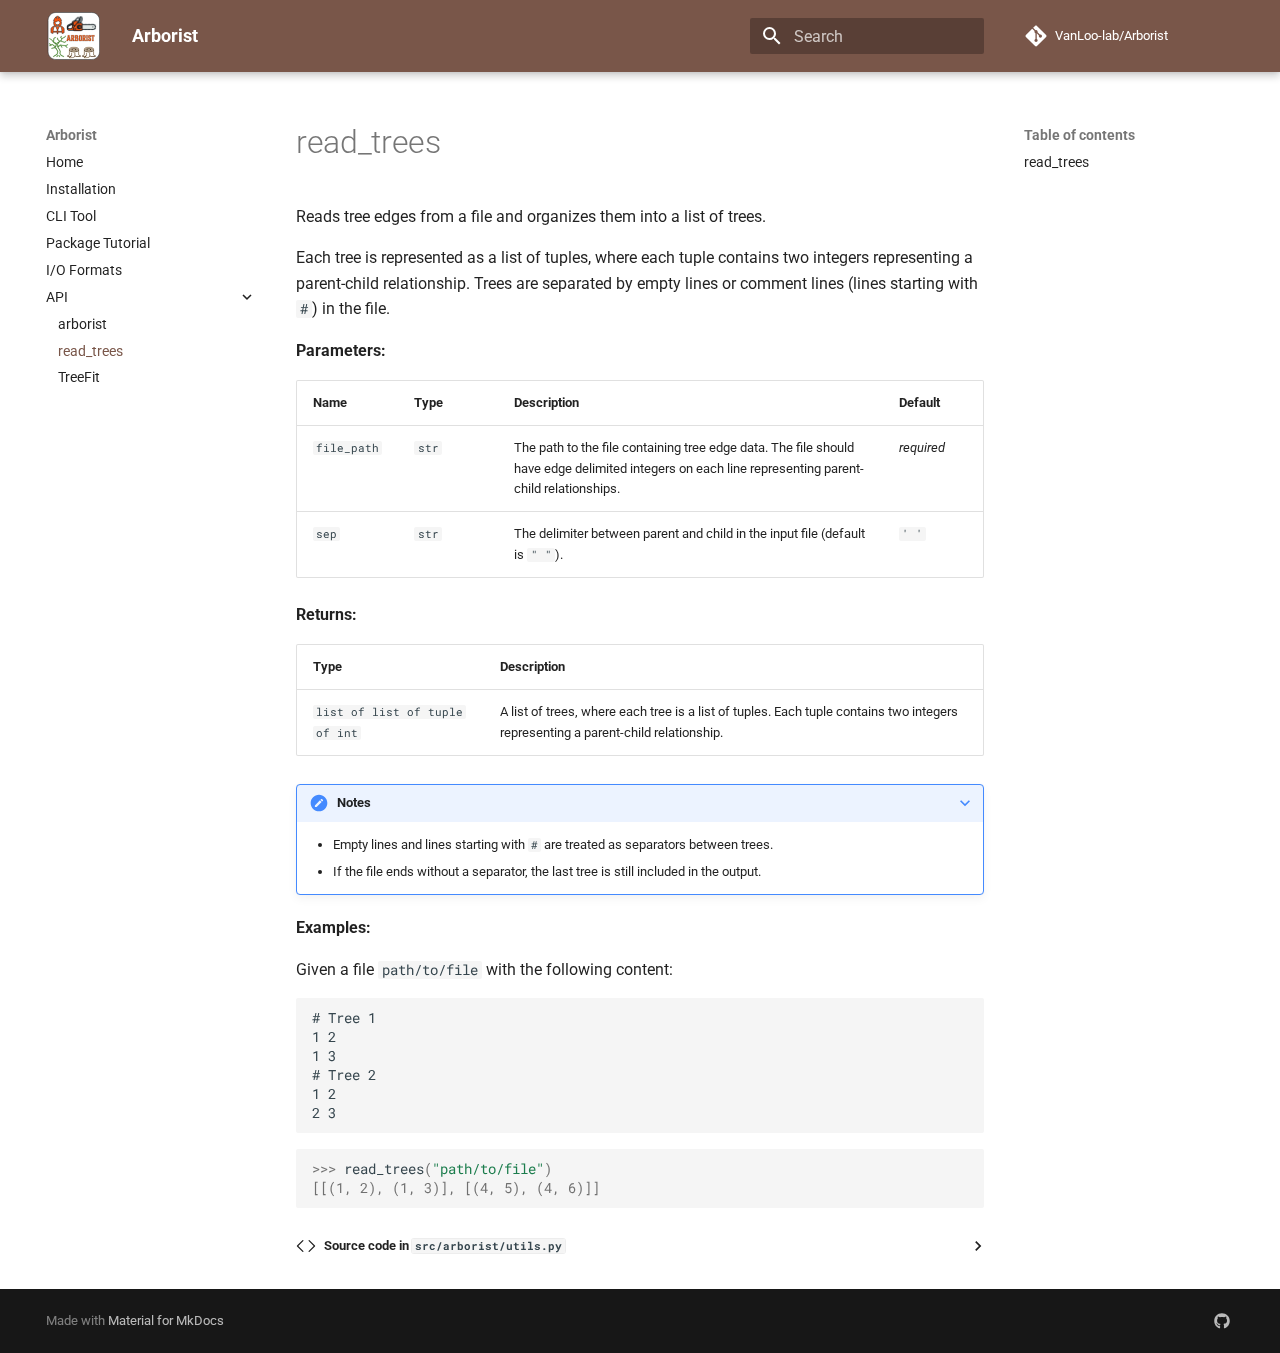
<file: api/read_trees/index.html>
<!doctype html>
<html lang="en" class="no-js">
  <head>
    
      <meta charset="utf-8">
      <meta name="viewport" content="width=device-width,initial-scale=1">
      
        <meta name="description" content="Documentation for the arborist package">
      
      
        <meta name="author" content="Leah L. Weber">
      
      
        <link rel="canonical" href="https://vanloo-lab.github.io/Arborist/api/read_trees/">
      
      
        <link rel="prev" href="../arborist/">
      
      
        <link rel="next" href="../treefit/">
      
      
        
      
      
      <link rel="icon" href="../../img/icon.svg">
      <meta name="generator" content="mkdocs-1.6.1, mkdocs-material-9.7.0">
    
    
      
        <title>read_trees - Arborist</title>
      
    
    
      <link rel="stylesheet" href="../../assets/stylesheets/main.618322db.min.css">
      
        
        <link rel="stylesheet" href="../../assets/stylesheets/palette.ab4e12ef.min.css">
      
      


    
    
      
    
    
      
        
        
        <link rel="preconnect" href="https://fonts.gstatic.com" crossorigin>
        <link rel="stylesheet" href="https://fonts.googleapis.com/css?family=Roboto:300,300i,400,400i,700,700i%7CRoboto+Mono:400,400i,700,700i&display=fallback">
        <style>:root{--md-text-font:"Roboto";--md-code-font:"Roboto Mono"}</style>
      
    
    
      <link rel="stylesheet" href="../../assets/_mkdocstrings.css">
    
      <link rel="stylesheet" href="../../styles/extra.css">
    
    <script>__md_scope=new URL("../..",location),__md_hash=e=>[...e].reduce(((e,_)=>(e<<5)-e+_.charCodeAt(0)),0),__md_get=(e,_=localStorage,t=__md_scope)=>JSON.parse(_.getItem(t.pathname+"."+e)),__md_set=(e,_,t=localStorage,a=__md_scope)=>{try{t.setItem(a.pathname+"."+e,JSON.stringify(_))}catch(e){}}</script>
    
      

    
    
  </head>
  
  
    
    
    
    
    
    <body dir="ltr" data-md-color-scheme="default" data-md-color-primary="brown" data-md-color-accent="green">
  
    
    <input class="md-toggle" data-md-toggle="drawer" type="checkbox" id="__drawer" autocomplete="off">
    <input class="md-toggle" data-md-toggle="search" type="checkbox" id="__search" autocomplete="off">
    <label class="md-overlay" for="__drawer"></label>
    <div data-md-component="skip">
      
        
        <a href="#arborist.utils.read_trees" class="md-skip">
          Skip to content
        </a>
      
    </div>
    <div data-md-component="announce">
      
    </div>
    
    
      

  

<header class="md-header md-header--shadow md-header--lifted" data-md-component="header">
  <nav class="md-header__inner md-grid" aria-label="Header">
    <a href="../.." title="Arborist" class="md-header__button md-logo" aria-label="Arborist" data-md-component="logo">
      
  <img src="../../img/icon.svg" alt="logo">

    </a>
    <label class="md-header__button md-icon" for="__drawer">
      
      <svg xmlns="http://www.w3.org/2000/svg" viewBox="0 0 24 24"><path d="M3 6h18v2H3zm0 5h18v2H3zm0 5h18v2H3z"/></svg>
    </label>
    <div class="md-header__title" data-md-component="header-title">
      <div class="md-header__ellipsis">
        <div class="md-header__topic">
          <span class="md-ellipsis">
            Arborist
          </span>
        </div>
        <div class="md-header__topic" data-md-component="header-topic">
          <span class="md-ellipsis">
            
              read_trees
            
          </span>
        </div>
      </div>
    </div>
    
      
    
    
    
    
      
      
        <label class="md-header__button md-icon" for="__search">
          
          <svg xmlns="http://www.w3.org/2000/svg" viewBox="0 0 24 24"><path d="M9.5 3A6.5 6.5 0 0 1 16 9.5c0 1.61-.59 3.09-1.56 4.23l.27.27h.79l5 5-1.5 1.5-5-5v-.79l-.27-.27A6.52 6.52 0 0 1 9.5 16 6.5 6.5 0 0 1 3 9.5 6.5 6.5 0 0 1 9.5 3m0 2C7 5 5 7 5 9.5S7 14 9.5 14 14 12 14 9.5 12 5 9.5 5"/></svg>
        </label>
        <div class="md-search" data-md-component="search" role="dialog">
  <label class="md-search__overlay" for="__search"></label>
  <div class="md-search__inner" role="search">
    <form class="md-search__form" name="search">
      <input type="text" class="md-search__input" name="query" aria-label="Search" placeholder="Search" autocapitalize="off" autocorrect="off" autocomplete="off" spellcheck="false" data-md-component="search-query" required>
      <label class="md-search__icon md-icon" for="__search">
        
        <svg xmlns="http://www.w3.org/2000/svg" viewBox="0 0 24 24"><path d="M9.5 3A6.5 6.5 0 0 1 16 9.5c0 1.61-.59 3.09-1.56 4.23l.27.27h.79l5 5-1.5 1.5-5-5v-.79l-.27-.27A6.52 6.52 0 0 1 9.5 16 6.5 6.5 0 0 1 3 9.5 6.5 6.5 0 0 1 9.5 3m0 2C7 5 5 7 5 9.5S7 14 9.5 14 14 12 14 9.5 12 5 9.5 5"/></svg>
        
        <svg xmlns="http://www.w3.org/2000/svg" viewBox="0 0 24 24"><path d="M20 11v2H8l5.5 5.5-1.42 1.42L4.16 12l7.92-7.92L13.5 5.5 8 11z"/></svg>
      </label>
      <nav class="md-search__options" aria-label="Search">
        
          <a href="javascript:void(0)" class="md-search__icon md-icon" title="Share" aria-label="Share" data-clipboard data-clipboard-text="" data-md-component="search-share" tabindex="-1">
            
            <svg xmlns="http://www.w3.org/2000/svg" viewBox="0 0 24 24"><path d="M18 16.08c-.76 0-1.44.3-1.96.77L8.91 12.7c.05-.23.09-.46.09-.7s-.04-.47-.09-.7l7.05-4.11c.54.5 1.25.81 2.04.81a3 3 0 0 0 3-3 3 3 0 0 0-3-3 3 3 0 0 0-3 3c0 .24.04.47.09.7L8.04 9.81C7.5 9.31 6.79 9 6 9a3 3 0 0 0-3 3 3 3 0 0 0 3 3c.79 0 1.5-.31 2.04-.81l7.12 4.15c-.05.21-.08.43-.08.66 0 1.61 1.31 2.91 2.92 2.91s2.92-1.3 2.92-2.91A2.92 2.92 0 0 0 18 16.08"/></svg>
          </a>
        
        <button type="reset" class="md-search__icon md-icon" title="Clear" aria-label="Clear" tabindex="-1">
          
          <svg xmlns="http://www.w3.org/2000/svg" viewBox="0 0 24 24"><path d="M19 6.41 17.59 5 12 10.59 6.41 5 5 6.41 10.59 12 5 17.59 6.41 19 12 13.41 17.59 19 19 17.59 13.41 12z"/></svg>
        </button>
      </nav>
      
        <div class="md-search__suggest" data-md-component="search-suggest"></div>
      
    </form>
    <div class="md-search__output">
      <div class="md-search__scrollwrap" tabindex="0" data-md-scrollfix>
        <div class="md-search-result" data-md-component="search-result">
          <div class="md-search-result__meta">
            Initializing search
          </div>
          <ol class="md-search-result__list" role="presentation"></ol>
        </div>
      </div>
    </div>
  </div>
</div>
      
    
    
      <div class="md-header__source">
        <a href="https://github.com/VanLoo-lab/Arborist" title="Go to repository" class="md-source" data-md-component="source">
  <div class="md-source__icon md-icon">
    
    <svg xmlns="http://www.w3.org/2000/svg" viewBox="0 0 448 512"><!--! Font Awesome Free 7.1.0 by @fontawesome - https://fontawesome.com License - https://fontawesome.com/license/free (Icons: CC BY 4.0, Fonts: SIL OFL 1.1, Code: MIT License) Copyright 2025 Fonticons, Inc.--><path d="M439.6 236.1 244 40.5c-5.4-5.5-12.8-8.5-20.4-8.5s-15 3-20.4 8.4L162.5 81l51.5 51.5c27.1-9.1 52.7 16.8 43.4 43.7l49.7 49.7c34.2-11.8 61.2 31 35.5 56.7-26.5 26.5-70.2-2.9-56-37.3L240.3 199v121.9c25.3 12.5 22.3 41.8 9.1 55-6.4 6.4-15.2 10.1-24.3 10.1s-17.8-3.6-24.3-10.1c-17.6-17.6-11.1-46.9 11.2-56v-123c-20.8-8.5-24.6-30.7-18.6-45L142.6 101 8.5 235.1C3 240.6 0 247.9 0 255.5s3 15 8.5 20.4l195.6 195.7c5.4 5.4 12.7 8.4 20.4 8.4s15-3 20.4-8.4l194.7-194.7c5.4-5.4 8.4-12.8 8.4-20.4s-3-15-8.4-20.4"/></svg>
  </div>
  <div class="md-source__repository">
    VanLoo-lab/Arborist
  </div>
</a>
      </div>
    
  </nav>
  
    
  
</header>
    
    <div class="md-container" data-md-component="container">
      
      
        
      
      <main class="md-main" data-md-component="main">
        <div class="md-main__inner md-grid">
          
            
              
              <div class="md-sidebar md-sidebar--primary" data-md-component="sidebar" data-md-type="navigation" >
                <div class="md-sidebar__scrollwrap">
                  <div class="md-sidebar__inner">
                    



<nav class="md-nav md-nav--primary" aria-label="Navigation" data-md-level="0">
  <label class="md-nav__title" for="__drawer">
    <a href="../.." title="Arborist" class="md-nav__button md-logo" aria-label="Arborist" data-md-component="logo">
      
  <img src="../../img/icon.svg" alt="logo">

    </a>
    Arborist
  </label>
  
    <div class="md-nav__source">
      <a href="https://github.com/VanLoo-lab/Arborist" title="Go to repository" class="md-source" data-md-component="source">
  <div class="md-source__icon md-icon">
    
    <svg xmlns="http://www.w3.org/2000/svg" viewBox="0 0 448 512"><!--! Font Awesome Free 7.1.0 by @fontawesome - https://fontawesome.com License - https://fontawesome.com/license/free (Icons: CC BY 4.0, Fonts: SIL OFL 1.1, Code: MIT License) Copyright 2025 Fonticons, Inc.--><path d="M439.6 236.1 244 40.5c-5.4-5.5-12.8-8.5-20.4-8.5s-15 3-20.4 8.4L162.5 81l51.5 51.5c27.1-9.1 52.7 16.8 43.4 43.7l49.7 49.7c34.2-11.8 61.2 31 35.5 56.7-26.5 26.5-70.2-2.9-56-37.3L240.3 199v121.9c25.3 12.5 22.3 41.8 9.1 55-6.4 6.4-15.2 10.1-24.3 10.1s-17.8-3.6-24.3-10.1c-17.6-17.6-11.1-46.9 11.2-56v-123c-20.8-8.5-24.6-30.7-18.6-45L142.6 101 8.5 235.1C3 240.6 0 247.9 0 255.5s3 15 8.5 20.4l195.6 195.7c5.4 5.4 12.7 8.4 20.4 8.4s15-3 20.4-8.4l194.7-194.7c5.4-5.4 8.4-12.8 8.4-20.4s-3-15-8.4-20.4"/></svg>
  </div>
  <div class="md-source__repository">
    VanLoo-lab/Arborist
  </div>
</a>
    </div>
  
  <ul class="md-nav__list" data-md-scrollfix>
    
      
      
  
  
  
  
    <li class="md-nav__item">
      <a href="../.." class="md-nav__link">
        
  
  
  <span class="md-ellipsis">
    
  
    Home
  

    
  </span>
  
  

      </a>
    </li>
  

    
      
      
  
  
  
  
    <li class="md-nav__item">
      <a href="../../installation/" class="md-nav__link">
        
  
  
  <span class="md-ellipsis">
    
  
    Installation
  

    
  </span>
  
  

      </a>
    </li>
  

    
      
      
  
  
  
  
    <li class="md-nav__item">
      <a href="../../usage/" class="md-nav__link">
        
  
  
  <span class="md-ellipsis">
    
  
    CLI Tool
  

    
  </span>
  
  

      </a>
    </li>
  

    
      
      
  
  
  
  
    <li class="md-nav__item">
      <a href="../../package-tutorial/" class="md-nav__link">
        
  
  
  <span class="md-ellipsis">
    
  
    Package Tutorial
  

    
  </span>
  
  

      </a>
    </li>
  

    
      
      
  
  
  
  
    <li class="md-nav__item">
      <a href="../../io/" class="md-nav__link">
        
  
  
  <span class="md-ellipsis">
    
  
    I/O Formats
  

    
  </span>
  
  

      </a>
    </li>
  

    
      
      
  
  
    
  
  
  
    
    
    
    
    
    <li class="md-nav__item md-nav__item--active md-nav__item--nested">
      
        
        
        <input class="md-nav__toggle md-toggle " type="checkbox" id="__nav_6" checked>
        
          
          <label class="md-nav__link" for="__nav_6" id="__nav_6_label" tabindex="0">
            
  
  
  <span class="md-ellipsis">
    
  
    API
  

    
  </span>
  
  

            <span class="md-nav__icon md-icon"></span>
          </label>
        
        <nav class="md-nav" data-md-level="1" aria-labelledby="__nav_6_label" aria-expanded="true">
          <label class="md-nav__title" for="__nav_6">
            <span class="md-nav__icon md-icon"></span>
            
  
    API
  

          </label>
          <ul class="md-nav__list" data-md-scrollfix>
            
              
                
  
  
  
  
    <li class="md-nav__item">
      <a href="../arborist/" class="md-nav__link">
        
  
  
  <span class="md-ellipsis">
    
  
    arborist
  

    
  </span>
  
  

      </a>
    </li>
  

              
            
              
                
  
  
    
  
  
  
    <li class="md-nav__item md-nav__item--active">
      
      <input class="md-nav__toggle md-toggle" type="checkbox" id="__toc">
      
      
      
        <label class="md-nav__link md-nav__link--active" for="__toc">
          
  
  
  <span class="md-ellipsis">
    
  
    read_trees
  

    
  </span>
  
  

          <span class="md-nav__icon md-icon"></span>
        </label>
      
      <a href="./" class="md-nav__link md-nav__link--active">
        
  
  
  <span class="md-ellipsis">
    
  
    read_trees
  

    
  </span>
  
  

      </a>
      
        

<nav class="md-nav md-nav--secondary" aria-label="Table of contents">
  
  
  
  
    <label class="md-nav__title" for="__toc">
      <span class="md-nav__icon md-icon"></span>
      Table of contents
    </label>
    <ul class="md-nav__list" data-md-component="toc" data-md-scrollfix>
      
        <li class="md-nav__item">
  <a href="#arborist.utils.read_trees" class="md-nav__link">
    <span class="md-ellipsis">
      
        read_trees
      
    </span>
  </a>
  
</li>
      
    </ul>
  
</nav>
      
    </li>
  

              
            
              
                
  
  
  
  
    <li class="md-nav__item">
      <a href="../treefit/" class="md-nav__link">
        
  
  
  <span class="md-ellipsis">
    
  
    TreeFit
  

    
  </span>
  
  

      </a>
    </li>
  

              
            
          </ul>
        </nav>
      
    </li>
  

    
  </ul>
</nav>
                  </div>
                </div>
              </div>
            
            
              
              <div class="md-sidebar md-sidebar--secondary" data-md-component="sidebar" data-md-type="toc" >
                <div class="md-sidebar__scrollwrap">
                  <div class="md-sidebar__inner">
                    

<nav class="md-nav md-nav--secondary" aria-label="Table of contents">
  
  
  
  
    <label class="md-nav__title" for="__toc">
      <span class="md-nav__icon md-icon"></span>
      Table of contents
    </label>
    <ul class="md-nav__list" data-md-component="toc" data-md-scrollfix>
      
        <li class="md-nav__item">
  <a href="#arborist.utils.read_trees" class="md-nav__link">
    <span class="md-ellipsis">
      
        read_trees
      
    </span>
  </a>
  
</li>
      
    </ul>
  
</nav>
                  </div>
                </div>
              </div>
            
          
          
            <div class="md-content" data-md-component="content">
              
              <article class="md-content__inner md-typeset">
                
                  


  
  


  <h1>read_trees</h1>

<div class="doc doc-object doc-function">



<a id="arborist.utils.read_trees"></a>
    <div class="doc doc-contents first">

        <p>Reads tree edges from a file and organizes them into a list of trees.</p>
<p>Each tree is represented as a list of tuples, where each tuple contains
two integers representing a parent-child relationship. Trees are separated
by empty lines or comment lines (lines starting with <code>#</code>) in the file.</p>


<p><span class="doc-section-title">Parameters:</span></p>
    <table>
      <thead>
        <tr>
          <th>Name</th>
          <th>Type</th>
          <th>Description</th>
          <th>Default</th>
        </tr>
      </thead>
      <tbody>
          <tr class="doc-section-item">
            <td>
                <code>file_path</code>
            </td>
            <td>
                  <code><span title="str">str</span></code>
            </td>
            <td>
              <div class="doc-md-description">
                <p>The path to the file containing tree edge data. The file should have
edge delimited integers on each line representing parent-child
relationships.</p>
              </div>
            </td>
            <td>
                <em>required</em>
            </td>
          </tr>
          <tr class="doc-section-item">
            <td>
                <code>sep</code>
            </td>
            <td>
                  <code><span title="str">str</span></code>
            </td>
            <td>
              <div class="doc-md-description">
                <p>The delimiter between parent and child in the input file (default is <code>" "</code>).</p>
              </div>
            </td>
            <td>
                  <code>&#39; &#39;</code>
            </td>
          </tr>
      </tbody>
    </table>


    <p><span class="doc-section-title">Returns:</span></p>
    <table>
      <thead>
        <tr>
          <th>Type</th>
          <th>Description</th>
        </tr>
      </thead>
      <tbody>
          <tr class="doc-section-item">
            <td>
                  <code>list of list of tuple of int</code>
            </td>
            <td>
              <div class="doc-md-description">
                <p>A list of trees, where each tree is a list of tuples. Each tuple
contains two integers representing a parent-child relationship.</p>
              </div>
            </td>
          </tr>
      </tbody>
    </table>


<details class="note" open>
  <summary>Notes</summary>
  <ul>
<li>Empty lines and lines starting with <code>#</code> are treated as separators
  between trees.</li>
<li>If the file ends without a separator, the last tree is still included
  in the output.</li>
</ul>
</details>

<p><span class="doc-section-title">Examples:</span></p>
    <p>Given a file <code>path/to/file</code> with the following content:</p>
<pre><code># Tree 1
1 2
1 3
# Tree 2
1 2
2 3
</code></pre>
    <div class="highlight"><pre><span></span><code><span class="gp">&gt;&gt;&gt; </span><span class="n">read_trees</span><span class="p">(</span><span class="s2">&quot;path/to/file&quot;</span><span class="p">)</span>
<span class="go">[[(1, 2), (1, 3)], [(4, 5), (4, 6)]]</span>
</code></pre></div>


            <details class="mkdocstrings-source">
              <summary>Source code in <code>src/arborist/utils.py</code></summary>
              <div class="highlight"><table class="highlighttable"><tr><td class="linenos"><div class="linenodiv"><pre><span></span><span class="normal"> 73</span>
<span class="normal"> 74</span>
<span class="normal"> 75</span>
<span class="normal"> 76</span>
<span class="normal"> 77</span>
<span class="normal"> 78</span>
<span class="normal"> 79</span>
<span class="normal"> 80</span>
<span class="normal"> 81</span>
<span class="normal"> 82</span>
<span class="normal"> 83</span>
<span class="normal"> 84</span>
<span class="normal"> 85</span>
<span class="normal"> 86</span>
<span class="normal"> 87</span>
<span class="normal"> 88</span>
<span class="normal"> 89</span>
<span class="normal"> 90</span>
<span class="normal"> 91</span>
<span class="normal"> 92</span>
<span class="normal"> 93</span>
<span class="normal"> 94</span>
<span class="normal"> 95</span>
<span class="normal"> 96</span>
<span class="normal"> 97</span>
<span class="normal"> 98</span>
<span class="normal"> 99</span>
<span class="normal">100</span>
<span class="normal">101</span>
<span class="normal">102</span>
<span class="normal">103</span>
<span class="normal">104</span>
<span class="normal">105</span>
<span class="normal">106</span>
<span class="normal">107</span>
<span class="normal">108</span>
<span class="normal">109</span>
<span class="normal">110</span>
<span class="normal">111</span>
<span class="normal">112</span>
<span class="normal">113</span>
<span class="normal">114</span>
<span class="normal">115</span>
<span class="normal">116</span>
<span class="normal">117</span>
<span class="normal">118</span>
<span class="normal">119</span>
<span class="normal">120</span>
<span class="normal">121</span>
<span class="normal">122</span>
<span class="normal">123</span>
<span class="normal">124</span>
<span class="normal">125</span>
<span class="normal">126</span>
<span class="normal">127</span>
<span class="normal">128</span>
<span class="normal">129</span>
<span class="normal">130</span>
<span class="normal">131</span>
<span class="normal">132</span>
<span class="normal">133</span>
<span class="normal">134</span>
<span class="normal">135</span>
<span class="normal">136</span>
<span class="normal">137</span>
<span class="normal">138</span>
<span class="normal">139</span>
<span class="normal">140</span>
<span class="normal">141</span></pre></div></td><td class="code"><div><pre><span></span><code><span class="k">def</span><span class="w"> </span><span class="nf">read_trees</span><span class="p">(</span><span class="n">file_path</span><span class="p">,</span> <span class="n">sep</span><span class="o">=</span><span class="s2">&quot; &quot;</span><span class="p">):</span>
<span class="w">    </span><span class="sd">&quot;&quot;&quot;</span>
<span class="sd">    Reads tree edges from a file and organizes them into a list of trees.</span>

<span class="sd">    Each tree is represented as a list of tuples, where each tuple contains</span>
<span class="sd">    two integers representing a parent-child relationship. Trees are separated</span>
<span class="sd">    by empty lines or comment lines (lines starting with `#`) in the file.</span>

<span class="sd">    Parameters</span>
<span class="sd">    ----------</span>
<span class="sd">    file_path : str</span>
<span class="sd">        The path to the file containing tree edge data. The file should have</span>
<span class="sd">        edge delimited integers on each line representing parent-child</span>
<span class="sd">        relationships.</span>
<span class="sd">    sep : str, optional</span>
<span class="sd">        The delimiter between parent and child in the input file (default is ``&quot; &quot;``).</span>

<span class="sd">    Returns</span>
<span class="sd">    -------</span>
<span class="sd">    list of list of tuple of int</span>
<span class="sd">        A list of trees, where each tree is a list of tuples. Each tuple</span>
<span class="sd">        contains two integers representing a parent-child relationship.</span>

<span class="sd">    Notes</span>
<span class="sd">    -----</span>
<span class="sd">    - Empty lines and lines starting with `#` are treated as separators</span>
<span class="sd">      between trees.</span>
<span class="sd">    - If the file ends without a separator, the last tree is still included</span>
<span class="sd">      in the output.</span>

<span class="sd">    Examples</span>
<span class="sd">    --------</span>
<span class="sd">    Given a file `path/to/file` with the following content:</span>

<span class="sd">    ```</span>
<span class="sd">    # Tree 1</span>
<span class="sd">    1 2</span>
<span class="sd">    1 3</span>
<span class="sd">    # Tree 2</span>
<span class="sd">    1 2</span>
<span class="sd">    2 3</span>
<span class="sd">    ```</span>



<span class="sd">    &gt;&gt;&gt; read_trees(&quot;path/to/file&quot;)</span>
<span class="sd">    [[(1, 2), (1, 3)], [(4, 5), (4, 6)]]</span>
<span class="sd">    &quot;&quot;&quot;</span>
    <span class="n">trees</span> <span class="o">=</span> <span class="p">[]</span>
    <span class="n">current_tree</span> <span class="o">=</span> <span class="p">[]</span>

    <span class="k">with</span> <span class="nb">open</span><span class="p">(</span><span class="n">file_path</span><span class="p">,</span> <span class="s2">&quot;r&quot;</span><span class="p">)</span> <span class="k">as</span> <span class="n">file</span><span class="p">:</span>
        <span class="k">for</span> <span class="n">line</span> <span class="ow">in</span> <span class="n">file</span><span class="p">:</span>
            <span class="n">line</span> <span class="o">=</span> <span class="n">line</span><span class="o">.</span><span class="n">strip</span><span class="p">()</span>
            <span class="k">if</span> <span class="ow">not</span> <span class="n">line</span> <span class="ow">or</span> <span class="s2">&quot;#&quot;</span> <span class="ow">in</span> <span class="n">line</span><span class="p">:</span>  <span class="c1"># Skip empty lines and comments</span>
                <span class="k">if</span> <span class="n">current_tree</span><span class="p">:</span>  <span class="c1"># Store previous tree before starting a new one</span>
                    <span class="n">trees</span><span class="o">.</span><span class="n">append</span><span class="p">(</span><span class="n">current_tree</span><span class="p">)</span>
                    <span class="n">current_tree</span> <span class="o">=</span> <span class="p">[]</span>
                <span class="k">continue</span>

            <span class="c1"># Convert space-separated numbers to tuple (parent, child)</span>
            <span class="n">parts</span> <span class="o">=</span> <span class="n">line</span><span class="o">.</span><span class="n">split</span><span class="p">(</span><span class="n">sep</span><span class="p">)</span>
            <span class="k">if</span> <span class="nb">len</span><span class="p">(</span><span class="n">parts</span><span class="p">)</span> <span class="o">==</span> <span class="mi">2</span><span class="p">:</span>
                <span class="n">current_tree</span><span class="o">.</span><span class="n">append</span><span class="p">((</span><span class="nb">int</span><span class="p">(</span><span class="n">parts</span><span class="p">[</span><span class="mi">0</span><span class="p">]),</span> <span class="nb">int</span><span class="p">(</span><span class="n">parts</span><span class="p">[</span><span class="mi">1</span><span class="p">])))</span>

    <span class="k">if</span> <span class="n">current_tree</span><span class="p">:</span>  <span class="c1"># Append last tree if exists</span>
        <span class="n">trees</span><span class="o">.</span><span class="n">append</span><span class="p">(</span><span class="n">current_tree</span><span class="p">)</span>

    <span class="k">return</span> <span class="n">trees</span>
</code></pre></div></td></tr></table></div>
            </details>
    </div>

</div>












                
              </article>
            </div>
          
          
<script>var target=document.getElementById(location.hash.slice(1));target&&target.name&&(target.checked=target.name.startsWith("__tabbed_"))</script>
        </div>
        
          <button type="button" class="md-top md-icon" data-md-component="top" hidden>
  
  <svg xmlns="http://www.w3.org/2000/svg" viewBox="0 0 24 24"><path d="M13 20h-2V8l-5.5 5.5-1.42-1.42L12 4.16l7.92 7.92-1.42 1.42L13 8z"/></svg>
  Back to top
</button>
        
      </main>
      
        <footer class="md-footer">
  
  <div class="md-footer-meta md-typeset">
    <div class="md-footer-meta__inner md-grid">
      <div class="md-copyright">
  
  
    Made with
    <a href="https://squidfunk.github.io/mkdocs-material/" target="_blank" rel="noopener">
      Material for MkDocs
    </a>
  
</div>
      
        
<div class="md-social">
  
    
    
    
    
      
      
    
    <a href="https://github.com/VanLoo-lab/" target="_blank" rel="noopener" title="github.com" class="md-social__link">
      <svg xmlns="http://www.w3.org/2000/svg" viewBox="0 0 512 512"><!--! Font Awesome Free 7.1.0 by @fontawesome - https://fontawesome.com License - https://fontawesome.com/license/free (Icons: CC BY 4.0, Fonts: SIL OFL 1.1, Code: MIT License) Copyright 2025 Fonticons, Inc.--><path d="M173.9 397.4c0 2-2.3 3.6-5.2 3.6-3.3.3-5.6-1.3-5.6-3.6 0-2 2.3-3.6 5.2-3.6 3-.3 5.6 1.3 5.6 3.6m-31.1-4.5c-.7 2 1.3 4.3 4.3 4.9 2.6 1 5.6 0 6.2-2s-1.3-4.3-4.3-5.2c-2.6-.7-5.5.3-6.2 2.3m44.2-1.7c-2.9.7-4.9 2.6-4.6 4.9.3 2 2.9 3.3 5.9 2.6 2.9-.7 4.9-2.6 4.6-4.6-.3-1.9-3-3.2-5.9-2.9M252.8 8C114.1 8 8 113.3 8 252c0 110.9 69.8 205.8 169.5 239.2 12.8 2.3 17.3-5.6 17.3-12.1 0-6.2-.3-40.4-.3-61.4 0 0-70 15-84.7-29.8 0 0-11.4-29.1-27.8-36.6 0 0-22.9-15.7 1.6-15.4 0 0 24.9 2 38.6 25.8 21.9 38.6 58.6 27.5 72.9 20.9 2.3-16 8.8-27.1 16-33.7-55.9-6.2-112.3-14.3-112.3-110.5 0-27.5 7.6-41.3 23.6-58.9-2.6-6.5-11.1-33.3 2.6-67.9 20.9-6.5 69 27 69 27 20-5.6 41.5-8.5 62.8-8.5s42.8 2.9 62.8 8.5c0 0 48.1-33.6 69-27 13.7 34.7 5.2 61.4 2.6 67.9 16 17.7 25.8 31.5 25.8 58.9 0 96.5-58.9 104.2-114.8 110.5 9.2 7.9 17 22.9 17 46.4 0 33.7-.3 75.4-.3 83.6 0 6.5 4.6 14.4 17.3 12.1C436.2 457.8 504 362.9 504 252 504 113.3 391.5 8 252.8 8M105.2 352.9c-1.3 1-1 3.3.7 5.2 1.6 1.6 3.9 2.3 5.2 1 1.3-1 1-3.3-.7-5.2-1.6-1.6-3.9-2.3-5.2-1m-10.8-8.1c-.7 1.3.3 2.9 2.3 3.9 1.6 1 3.6.7 4.3-.7.7-1.3-.3-2.9-2.3-3.9-2-.6-3.6-.3-4.3.7m32.4 35.6c-1.6 1.3-1 4.3 1.3 6.2 2.3 2.3 5.2 2.6 6.5 1 1.3-1.3.7-4.3-1.3-6.2-2.2-2.3-5.2-2.6-6.5-1m-11.4-14.7c-1.6 1-1.6 3.6 0 5.9s4.3 3.3 5.6 2.3c1.6-1.3 1.6-3.9 0-6.2-1.4-2.3-4-3.3-5.6-2"/></svg>
    </a>
  
</div>
      
    </div>
  </div>
</footer>
      
    </div>
    <div class="md-dialog" data-md-component="dialog">
      <div class="md-dialog__inner md-typeset"></div>
    </div>
    
    
    
      
      
      <script id="__config" type="application/json">{"annotate": null, "base": "../..", "features": ["navigation.tabs.sticky", "content.tooltips", "navigation.top", "navigation.tracking", "search.highlight", "search.share", "search.suggest"], "search": "../../assets/javascripts/workers/search.7a47a382.min.js", "tags": null, "translations": {"clipboard.copied": "Copied to clipboard", "clipboard.copy": "Copy to clipboard", "search.result.more.one": "1 more on this page", "search.result.more.other": "# more on this page", "search.result.none": "No matching documents", "search.result.one": "1 matching document", "search.result.other": "# matching documents", "search.result.placeholder": "Type to start searching", "search.result.term.missing": "Missing", "select.version": "Select version"}, "version": null}</script>
    
    
      <script src="../../assets/javascripts/bundle.e71a0d61.min.js"></script>
      
    
  </body>
</html>
</file>
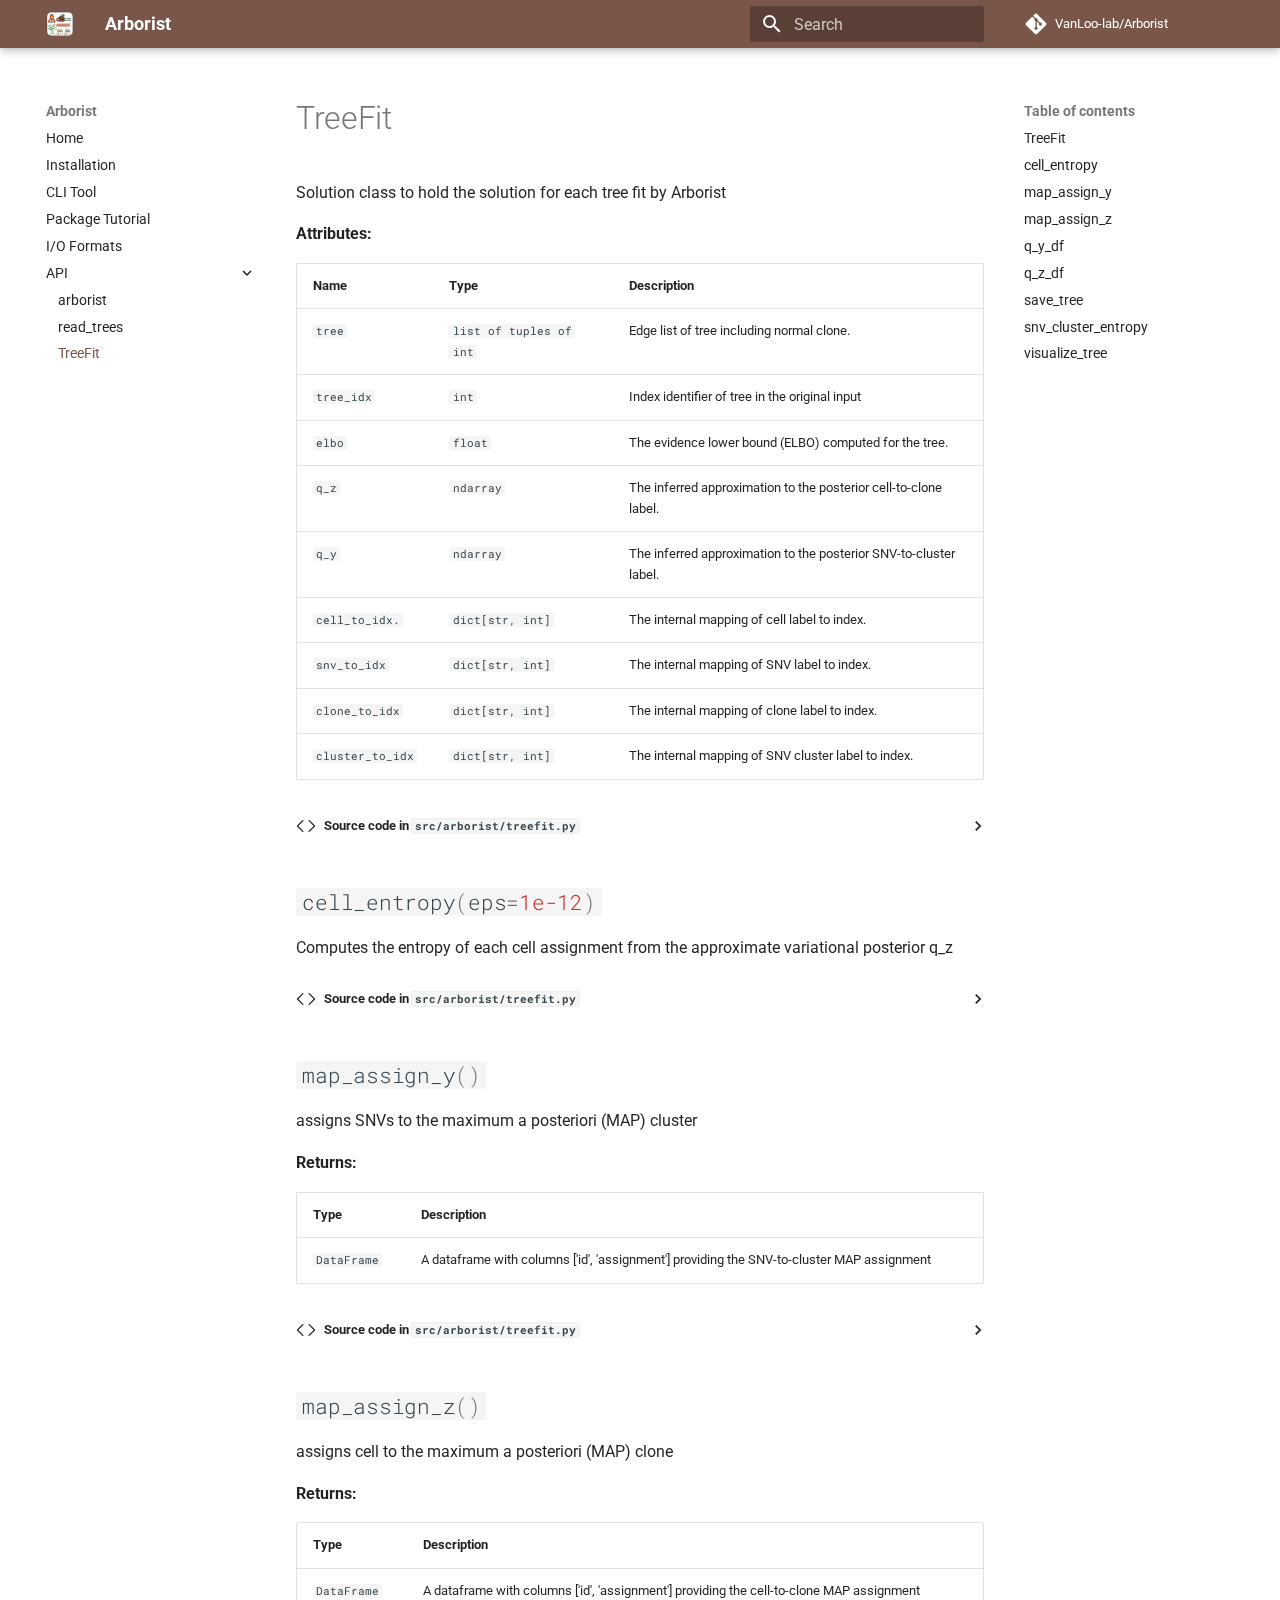
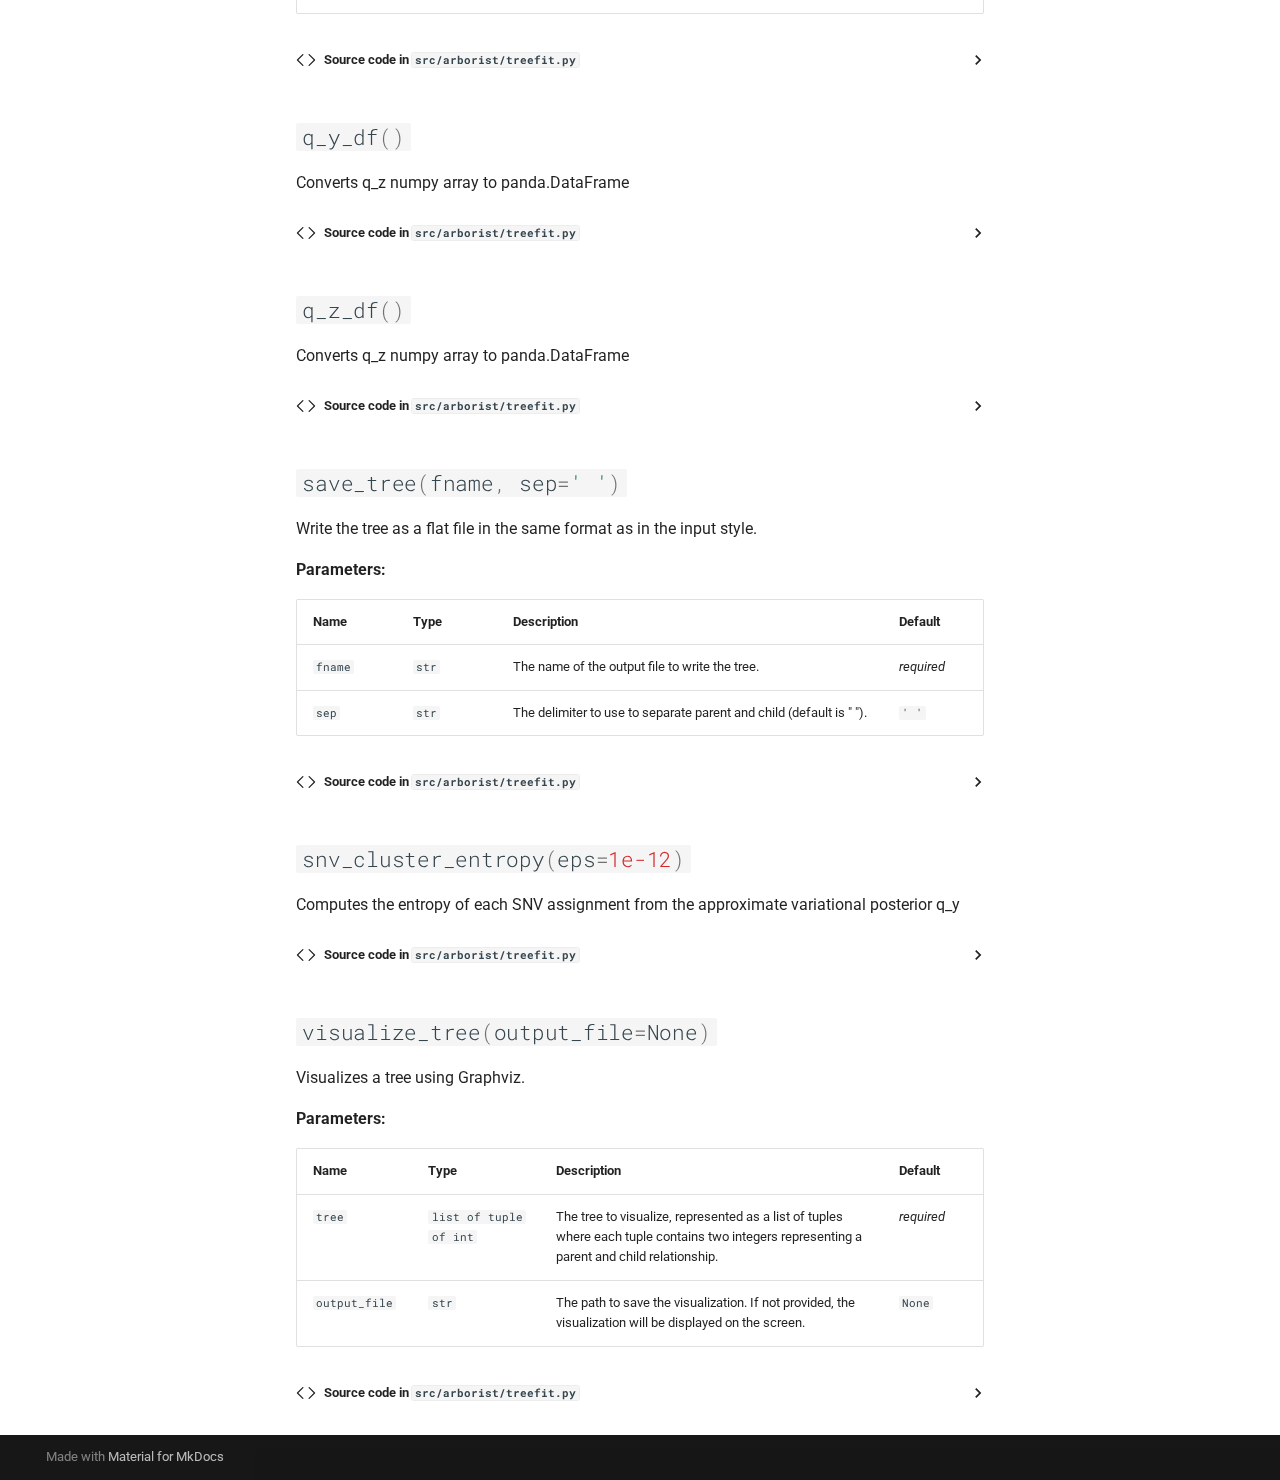
<file: api/treefit/index.html>
<!doctype html>
<html lang="en" class="no-js">
  <head>
    
      <meta charset="utf-8">
      <meta name="viewport" content="width=device-width,initial-scale=1">
      
        <meta name="description" content="Documentation for the arborist package">
      
      
        <meta name="author" content="Leah L. Weber">
      
      
        <link rel="canonical" href="https://vanloo-lab.github.io/Arborist/api/treefit/">
      
      
        <link rel="prev" href="../read_trees/">
      
      
      
        
      
      
      <link rel="icon" href="../../img/icon.svg">
      <meta name="generator" content="mkdocs-1.6.1, mkdocs-material-9.7.0">
    
    
      
        <title>TreeFit - Arborist</title>
      
    
    
      <link rel="stylesheet" href="../../assets/stylesheets/main.618322db.min.css">
      
        
        <link rel="stylesheet" href="../../assets/stylesheets/palette.ab4e12ef.min.css">
      
      


    
    
      
    
    
      
        
        
        <link rel="preconnect" href="https://fonts.gstatic.com" crossorigin>
        <link rel="stylesheet" href="https://fonts.googleapis.com/css?family=Roboto:300,300i,400,400i,700,700i%7CRoboto+Mono:400,400i,700,700i&display=fallback">
        <style>:root{--md-text-font:"Roboto";--md-code-font:"Roboto Mono"}</style>
      
    
    
      <link rel="stylesheet" href="../../assets/_mkdocstrings.css">
    
    <script>__md_scope=new URL("../..",location),__md_hash=e=>[...e].reduce(((e,_)=>(e<<5)-e+_.charCodeAt(0)),0),__md_get=(e,_=localStorage,t=__md_scope)=>JSON.parse(_.getItem(t.pathname+"."+e)),__md_set=(e,_,t=localStorage,a=__md_scope)=>{try{t.setItem(a.pathname+"."+e,JSON.stringify(_))}catch(e){}}</script>
    
      

    
    
  </head>
  
  
    
    
    
    
    
    <body dir="ltr" data-md-color-scheme="default" data-md-color-primary="brown" data-md-color-accent="green">
  
    
    <input class="md-toggle" data-md-toggle="drawer" type="checkbox" id="__drawer" autocomplete="off">
    <input class="md-toggle" data-md-toggle="search" type="checkbox" id="__search" autocomplete="off">
    <label class="md-overlay" for="__drawer"></label>
    <div data-md-component="skip">
      
        
        <a href="#arborist.treefit.TreeFit" class="md-skip">
          Skip to content
        </a>
      
    </div>
    <div data-md-component="announce">
      
    </div>
    
    
      

  

<header class="md-header md-header--shadow" data-md-component="header">
  <nav class="md-header__inner md-grid" aria-label="Header">
    <a href="../.." title="Arborist" class="md-header__button md-logo" aria-label="Arborist" data-md-component="logo">
      
  <img src="../../img/icon.svg" alt="logo">

    </a>
    <label class="md-header__button md-icon" for="__drawer">
      
      <svg xmlns="http://www.w3.org/2000/svg" viewBox="0 0 24 24"><path d="M3 6h18v2H3zm0 5h18v2H3zm0 5h18v2H3z"/></svg>
    </label>
    <div class="md-header__title" data-md-component="header-title">
      <div class="md-header__ellipsis">
        <div class="md-header__topic">
          <span class="md-ellipsis">
            Arborist
          </span>
        </div>
        <div class="md-header__topic" data-md-component="header-topic">
          <span class="md-ellipsis">
            
              TreeFit
            
          </span>
        </div>
      </div>
    </div>
    
      
    
    
    
    
      
      
        <label class="md-header__button md-icon" for="__search">
          
          <svg xmlns="http://www.w3.org/2000/svg" viewBox="0 0 24 24"><path d="M9.5 3A6.5 6.5 0 0 1 16 9.5c0 1.61-.59 3.09-1.56 4.23l.27.27h.79l5 5-1.5 1.5-5-5v-.79l-.27-.27A6.52 6.52 0 0 1 9.5 16 6.5 6.5 0 0 1 3 9.5 6.5 6.5 0 0 1 9.5 3m0 2C7 5 5 7 5 9.5S7 14 9.5 14 14 12 14 9.5 12 5 9.5 5"/></svg>
        </label>
        <div class="md-search" data-md-component="search" role="dialog">
  <label class="md-search__overlay" for="__search"></label>
  <div class="md-search__inner" role="search">
    <form class="md-search__form" name="search">
      <input type="text" class="md-search__input" name="query" aria-label="Search" placeholder="Search" autocapitalize="off" autocorrect="off" autocomplete="off" spellcheck="false" data-md-component="search-query" required>
      <label class="md-search__icon md-icon" for="__search">
        
        <svg xmlns="http://www.w3.org/2000/svg" viewBox="0 0 24 24"><path d="M9.5 3A6.5 6.5 0 0 1 16 9.5c0 1.61-.59 3.09-1.56 4.23l.27.27h.79l5 5-1.5 1.5-5-5v-.79l-.27-.27A6.52 6.52 0 0 1 9.5 16 6.5 6.5 0 0 1 3 9.5 6.5 6.5 0 0 1 9.5 3m0 2C7 5 5 7 5 9.5S7 14 9.5 14 14 12 14 9.5 12 5 9.5 5"/></svg>
        
        <svg xmlns="http://www.w3.org/2000/svg" viewBox="0 0 24 24"><path d="M20 11v2H8l5.5 5.5-1.42 1.42L4.16 12l7.92-7.92L13.5 5.5 8 11z"/></svg>
      </label>
      <nav class="md-search__options" aria-label="Search">
        
          <a href="javascript:void(0)" class="md-search__icon md-icon" title="Share" aria-label="Share" data-clipboard data-clipboard-text="" data-md-component="search-share" tabindex="-1">
            
            <svg xmlns="http://www.w3.org/2000/svg" viewBox="0 0 24 24"><path d="M18 16.08c-.76 0-1.44.3-1.96.77L8.91 12.7c.05-.23.09-.46.09-.7s-.04-.47-.09-.7l7.05-4.11c.54.5 1.25.81 2.04.81a3 3 0 0 0 3-3 3 3 0 0 0-3-3 3 3 0 0 0-3 3c0 .24.04.47.09.7L8.04 9.81C7.5 9.31 6.79 9 6 9a3 3 0 0 0-3 3 3 3 0 0 0 3 3c.79 0 1.5-.31 2.04-.81l7.12 4.15c-.05.21-.08.43-.08.66 0 1.61 1.31 2.91 2.92 2.91s2.92-1.3 2.92-2.91A2.92 2.92 0 0 0 18 16.08"/></svg>
          </a>
        
        <button type="reset" class="md-search__icon md-icon" title="Clear" aria-label="Clear" tabindex="-1">
          
          <svg xmlns="http://www.w3.org/2000/svg" viewBox="0 0 24 24"><path d="M19 6.41 17.59 5 12 10.59 6.41 5 5 6.41 10.59 12 5 17.59 6.41 19 12 13.41 17.59 19 19 17.59 13.41 12z"/></svg>
        </button>
      </nav>
      
        <div class="md-search__suggest" data-md-component="search-suggest"></div>
      
    </form>
    <div class="md-search__output">
      <div class="md-search__scrollwrap" tabindex="0" data-md-scrollfix>
        <div class="md-search-result" data-md-component="search-result">
          <div class="md-search-result__meta">
            Initializing search
          </div>
          <ol class="md-search-result__list" role="presentation"></ol>
        </div>
      </div>
    </div>
  </div>
</div>
      
    
    
      <div class="md-header__source">
        <a href="https://github.com/VanLoo-lab/Arborist" title="Go to repository" class="md-source" data-md-component="source">
  <div class="md-source__icon md-icon">
    
    <svg xmlns="http://www.w3.org/2000/svg" viewBox="0 0 448 512"><!--! Font Awesome Free 7.1.0 by @fontawesome - https://fontawesome.com License - https://fontawesome.com/license/free (Icons: CC BY 4.0, Fonts: SIL OFL 1.1, Code: MIT License) Copyright 2025 Fonticons, Inc.--><path d="M439.6 236.1 244 40.5c-5.4-5.5-12.8-8.5-20.4-8.5s-15 3-20.4 8.4L162.5 81l51.5 51.5c27.1-9.1 52.7 16.8 43.4 43.7l49.7 49.7c34.2-11.8 61.2 31 35.5 56.7-26.5 26.5-70.2-2.9-56-37.3L240.3 199v121.9c25.3 12.5 22.3 41.8 9.1 55-6.4 6.4-15.2 10.1-24.3 10.1s-17.8-3.6-24.3-10.1c-17.6-17.6-11.1-46.9 11.2-56v-123c-20.8-8.5-24.6-30.7-18.6-45L142.6 101 8.5 235.1C3 240.6 0 247.9 0 255.5s3 15 8.5 20.4l195.6 195.7c5.4 5.4 12.7 8.4 20.4 8.4s15-3 20.4-8.4l194.7-194.7c5.4-5.4 8.4-12.8 8.4-20.4s-3-15-8.4-20.4"/></svg>
  </div>
  <div class="md-source__repository">
    VanLoo-lab/Arborist
  </div>
</a>
      </div>
    
  </nav>
  
</header>
    
    <div class="md-container" data-md-component="container">
      
      
        
          
        
      
      <main class="md-main" data-md-component="main">
        <div class="md-main__inner md-grid">
          
            
              
              <div class="md-sidebar md-sidebar--primary" data-md-component="sidebar" data-md-type="navigation" >
                <div class="md-sidebar__scrollwrap">
                  <div class="md-sidebar__inner">
                    



<nav class="md-nav md-nav--primary" aria-label="Navigation" data-md-level="0">
  <label class="md-nav__title" for="__drawer">
    <a href="../.." title="Arborist" class="md-nav__button md-logo" aria-label="Arborist" data-md-component="logo">
      
  <img src="../../img/icon.svg" alt="logo">

    </a>
    Arborist
  </label>
  
    <div class="md-nav__source">
      <a href="https://github.com/VanLoo-lab/Arborist" title="Go to repository" class="md-source" data-md-component="source">
  <div class="md-source__icon md-icon">
    
    <svg xmlns="http://www.w3.org/2000/svg" viewBox="0 0 448 512"><!--! Font Awesome Free 7.1.0 by @fontawesome - https://fontawesome.com License - https://fontawesome.com/license/free (Icons: CC BY 4.0, Fonts: SIL OFL 1.1, Code: MIT License) Copyright 2025 Fonticons, Inc.--><path d="M439.6 236.1 244 40.5c-5.4-5.5-12.8-8.5-20.4-8.5s-15 3-20.4 8.4L162.5 81l51.5 51.5c27.1-9.1 52.7 16.8 43.4 43.7l49.7 49.7c34.2-11.8 61.2 31 35.5 56.7-26.5 26.5-70.2-2.9-56-37.3L240.3 199v121.9c25.3 12.5 22.3 41.8 9.1 55-6.4 6.4-15.2 10.1-24.3 10.1s-17.8-3.6-24.3-10.1c-17.6-17.6-11.1-46.9 11.2-56v-123c-20.8-8.5-24.6-30.7-18.6-45L142.6 101 8.5 235.1C3 240.6 0 247.9 0 255.5s3 15 8.5 20.4l195.6 195.7c5.4 5.4 12.7 8.4 20.4 8.4s15-3 20.4-8.4l194.7-194.7c5.4-5.4 8.4-12.8 8.4-20.4s-3-15-8.4-20.4"/></svg>
  </div>
  <div class="md-source__repository">
    VanLoo-lab/Arborist
  </div>
</a>
    </div>
  
  <ul class="md-nav__list" data-md-scrollfix>
    
      
      
  
  
  
  
    <li class="md-nav__item">
      <a href="../.." class="md-nav__link">
        
  
  
  <span class="md-ellipsis">
    
  
    Home
  

    
  </span>
  
  

      </a>
    </li>
  

    
      
      
  
  
  
  
    <li class="md-nav__item">
      <a href="../../installation/" class="md-nav__link">
        
  
  
  <span class="md-ellipsis">
    
  
    Installation
  

    
  </span>
  
  

      </a>
    </li>
  

    
      
      
  
  
  
  
    <li class="md-nav__item">
      <a href="../../usage/" class="md-nav__link">
        
  
  
  <span class="md-ellipsis">
    
  
    CLI Tool
  

    
  </span>
  
  

      </a>
    </li>
  

    
      
      
  
  
  
  
    <li class="md-nav__item">
      <a href="../../package-tutorial/" class="md-nav__link">
        
  
  
  <span class="md-ellipsis">
    
  
    Package Tutorial
  

    
  </span>
  
  

      </a>
    </li>
  

    
      
      
  
  
  
  
    <li class="md-nav__item">
      <a href="../../io/" class="md-nav__link">
        
  
  
  <span class="md-ellipsis">
    
  
    I/O Formats
  

    
  </span>
  
  

      </a>
    </li>
  

    
      
      
  
  
    
  
  
  
    
    
    
    
    
    <li class="md-nav__item md-nav__item--active md-nav__item--nested">
      
        
        
        <input class="md-nav__toggle md-toggle " type="checkbox" id="__nav_6" checked>
        
          
          <label class="md-nav__link" for="__nav_6" id="__nav_6_label" tabindex="0">
            
  
  
  <span class="md-ellipsis">
    
  
    API
  

    
  </span>
  
  

            <span class="md-nav__icon md-icon"></span>
          </label>
        
        <nav class="md-nav" data-md-level="1" aria-labelledby="__nav_6_label" aria-expanded="true">
          <label class="md-nav__title" for="__nav_6">
            <span class="md-nav__icon md-icon"></span>
            
  
    API
  

          </label>
          <ul class="md-nav__list" data-md-scrollfix>
            
              
                
  
  
  
  
    <li class="md-nav__item">
      <a href="../arborist/" class="md-nav__link">
        
  
  
  <span class="md-ellipsis">
    
  
    arborist
  

    
  </span>
  
  

      </a>
    </li>
  

              
            
              
                
  
  
  
  
    <li class="md-nav__item">
      <a href="../read_trees/" class="md-nav__link">
        
  
  
  <span class="md-ellipsis">
    
  
    read_trees
  

    
  </span>
  
  

      </a>
    </li>
  

              
            
              
                
  
  
    
  
  
  
    <li class="md-nav__item md-nav__item--active">
      
      <input class="md-nav__toggle md-toggle" type="checkbox" id="__toc">
      
      
      
        <label class="md-nav__link md-nav__link--active" for="__toc">
          
  
  
  <span class="md-ellipsis">
    
  
    TreeFit
  

    
  </span>
  
  

          <span class="md-nav__icon md-icon"></span>
        </label>
      
      <a href="./" class="md-nav__link md-nav__link--active">
        
  
  
  <span class="md-ellipsis">
    
  
    TreeFit
  

    
  </span>
  
  

      </a>
      
        

<nav class="md-nav md-nav--secondary" aria-label="Table of contents">
  
  
  
  
    <label class="md-nav__title" for="__toc">
      <span class="md-nav__icon md-icon"></span>
      Table of contents
    </label>
    <ul class="md-nav__list" data-md-component="toc" data-md-scrollfix>
      
        <li class="md-nav__item">
  <a href="#arborist.treefit.TreeFit" class="md-nav__link">
    <span class="md-ellipsis">
      
        TreeFit
      
    </span>
  </a>
  
</li>
      
        <li class="md-nav__item">
  <a href="#arborist.treefit.TreeFit.cell_entropy" class="md-nav__link">
    <span class="md-ellipsis">
      
        cell_entropy
      
    </span>
  </a>
  
</li>
      
        <li class="md-nav__item">
  <a href="#arborist.treefit.TreeFit.map_assign_y" class="md-nav__link">
    <span class="md-ellipsis">
      
        map_assign_y
      
    </span>
  </a>
  
</li>
      
        <li class="md-nav__item">
  <a href="#arborist.treefit.TreeFit.map_assign_z" class="md-nav__link">
    <span class="md-ellipsis">
      
        map_assign_z
      
    </span>
  </a>
  
</li>
      
        <li class="md-nav__item">
  <a href="#arborist.treefit.TreeFit.q_y_df" class="md-nav__link">
    <span class="md-ellipsis">
      
        q_y_df
      
    </span>
  </a>
  
</li>
      
        <li class="md-nav__item">
  <a href="#arborist.treefit.TreeFit.q_z_df" class="md-nav__link">
    <span class="md-ellipsis">
      
        q_z_df
      
    </span>
  </a>
  
</li>
      
        <li class="md-nav__item">
  <a href="#arborist.treefit.TreeFit.save_tree" class="md-nav__link">
    <span class="md-ellipsis">
      
        save_tree
      
    </span>
  </a>
  
</li>
      
        <li class="md-nav__item">
  <a href="#arborist.treefit.TreeFit.snv_cluster_entropy" class="md-nav__link">
    <span class="md-ellipsis">
      
        snv_cluster_entropy
      
    </span>
  </a>
  
</li>
      
        <li class="md-nav__item">
  <a href="#arborist.treefit.TreeFit.visualize_tree" class="md-nav__link">
    <span class="md-ellipsis">
      
        visualize_tree
      
    </span>
  </a>
  
</li>
      
    </ul>
  
</nav>
      
    </li>
  

              
            
          </ul>
        </nav>
      
    </li>
  

    
  </ul>
</nav>
                  </div>
                </div>
              </div>
            
            
              
              <div class="md-sidebar md-sidebar--secondary" data-md-component="sidebar" data-md-type="toc" >
                <div class="md-sidebar__scrollwrap">
                  <div class="md-sidebar__inner">
                    

<nav class="md-nav md-nav--secondary" aria-label="Table of contents">
  
  
  
  
    <label class="md-nav__title" for="__toc">
      <span class="md-nav__icon md-icon"></span>
      Table of contents
    </label>
    <ul class="md-nav__list" data-md-component="toc" data-md-scrollfix>
      
        <li class="md-nav__item">
  <a href="#arborist.treefit.TreeFit" class="md-nav__link">
    <span class="md-ellipsis">
      
        TreeFit
      
    </span>
  </a>
  
</li>
      
        <li class="md-nav__item">
  <a href="#arborist.treefit.TreeFit.cell_entropy" class="md-nav__link">
    <span class="md-ellipsis">
      
        cell_entropy
      
    </span>
  </a>
  
</li>
      
        <li class="md-nav__item">
  <a href="#arborist.treefit.TreeFit.map_assign_y" class="md-nav__link">
    <span class="md-ellipsis">
      
        map_assign_y
      
    </span>
  </a>
  
</li>
      
        <li class="md-nav__item">
  <a href="#arborist.treefit.TreeFit.map_assign_z" class="md-nav__link">
    <span class="md-ellipsis">
      
        map_assign_z
      
    </span>
  </a>
  
</li>
      
        <li class="md-nav__item">
  <a href="#arborist.treefit.TreeFit.q_y_df" class="md-nav__link">
    <span class="md-ellipsis">
      
        q_y_df
      
    </span>
  </a>
  
</li>
      
        <li class="md-nav__item">
  <a href="#arborist.treefit.TreeFit.q_z_df" class="md-nav__link">
    <span class="md-ellipsis">
      
        q_z_df
      
    </span>
  </a>
  
</li>
      
        <li class="md-nav__item">
  <a href="#arborist.treefit.TreeFit.save_tree" class="md-nav__link">
    <span class="md-ellipsis">
      
        save_tree
      
    </span>
  </a>
  
</li>
      
        <li class="md-nav__item">
  <a href="#arborist.treefit.TreeFit.snv_cluster_entropy" class="md-nav__link">
    <span class="md-ellipsis">
      
        snv_cluster_entropy
      
    </span>
  </a>
  
</li>
      
        <li class="md-nav__item">
  <a href="#arborist.treefit.TreeFit.visualize_tree" class="md-nav__link">
    <span class="md-ellipsis">
      
        visualize_tree
      
    </span>
  </a>
  
</li>
      
    </ul>
  
</nav>
                  </div>
                </div>
              </div>
            
          
          
            <div class="md-content" data-md-component="content">
              
              <article class="md-content__inner md-typeset">
                
                  


  
  


  <h1>TreeFit</h1>

<div class="doc doc-object doc-class">



<a id="arborist.treefit.TreeFit"></a>
    <div class="doc doc-contents first">



        <p>Solution class to hold the solution for each tree fit by Arborist</p>


<p><span class="doc-section-title">Attributes:</span></p>
    <table>
      <thead>
        <tr>
          <th>Name</th>
          <th>Type</th>
          <th>Description</th>
        </tr>
      </thead>
      <tbody>
          <tr class="doc-section-item">
            <td><code><span title="arborist.treefit.TreeFit.tree">tree</span></code></td>
            <td>
                  <code>list of tuples of int</code>
            </td>
            <td>
              <div class="doc-md-description">
                <p>Edge list of tree including normal clone.</p>
              </div>
            </td>
          </tr>
          <tr class="doc-section-item">
            <td><code><span title="arborist.treefit.TreeFit.tree_idx">tree_idx</span></code></td>
            <td>
                  <code><span title="int">int</span></code>
            </td>
            <td>
              <div class="doc-md-description">
                <p>Index identifier of tree in the original input</p>
              </div>
            </td>
          </tr>
          <tr class="doc-section-item">
            <td><code><span title="arborist.treefit.TreeFit.elbo">elbo</span></code></td>
            <td>
                  <code><span title="float">float</span></code>
            </td>
            <td>
              <div class="doc-md-description">
                <p>The evidence lower bound (ELBO) computed for the tree.</p>
              </div>
            </td>
          </tr>
          <tr class="doc-section-item">
            <td><code><span title="arborist.treefit.TreeFit.q_z">q_z</span></code></td>
            <td>
                  <code><span title="numpy.ndarray">ndarray</span></code>
            </td>
            <td>
              <div class="doc-md-description">
                <p>The inferred approximation to the posterior cell-to-clone label.</p>
              </div>
            </td>
          </tr>
          <tr class="doc-section-item">
            <td><code><span title="arborist.treefit.TreeFit.q_y">q_y</span></code></td>
            <td>
                  <code><span title="numpy.ndarray">ndarray</span></code>
            </td>
            <td>
              <div class="doc-md-description">
                <p>The inferred approximation to the posterior SNV-to-cluster label.</p>
              </div>
            </td>
          </tr>
          <tr class="doc-section-item">
            <td><code><span title="arborist.treefit.TreeFit.cell_to_idx.">cell_to_idx.</span></code></td>
            <td>
                  <code><span title="dict">dict</span>[<span title="str">str</span>, <span title="int">int</span>]</code>
            </td>
            <td>
              <div class="doc-md-description">
                <p>The internal mapping of cell label to index.</p>
              </div>
            </td>
          </tr>
          <tr class="doc-section-item">
            <td><code><span title="arborist.treefit.TreeFit.snv_to_idx">snv_to_idx</span></code></td>
            <td>
                  <code><span title="dict">dict</span>[<span title="str">str</span>, <span title="int">int</span>]</code>
            </td>
            <td>
              <div class="doc-md-description">
                <p>The internal mapping of SNV label to index.</p>
              </div>
            </td>
          </tr>
          <tr class="doc-section-item">
            <td><code><span title="arborist.treefit.TreeFit.clone_to_idx">clone_to_idx</span></code></td>
            <td>
                  <code><span title="dict">dict</span>[<span title="str">str</span>, <span title="int">int</span>]</code>
            </td>
            <td>
              <div class="doc-md-description">
                <p>The internal mapping of clone label to index.</p>
              </div>
            </td>
          </tr>
          <tr class="doc-section-item">
            <td><code><span title="arborist.treefit.TreeFit.cluster_to_idx">cluster_to_idx</span></code></td>
            <td>
                  <code><span title="dict">dict</span>[<span title="str">str</span>, <span title="int">int</span>]</code>
            </td>
            <td>
              <div class="doc-md-description">
                <p>The internal mapping of SNV cluster label to index.</p>
              </div>
            </td>
          </tr>
      </tbody>
    </table>








              <details class="mkdocstrings-source">
                <summary>Source code in <code>src/arborist/treefit.py</code></summary>
                <div class="highlight"><table class="highlighttable"><tr><td class="linenos"><div class="linenodiv"><pre><span></span><span class="normal">  9</span>
<span class="normal"> 10</span>
<span class="normal"> 11</span>
<span class="normal"> 12</span>
<span class="normal"> 13</span>
<span class="normal"> 14</span>
<span class="normal"> 15</span>
<span class="normal"> 16</span>
<span class="normal"> 17</span>
<span class="normal"> 18</span>
<span class="normal"> 19</span>
<span class="normal"> 20</span>
<span class="normal"> 21</span>
<span class="normal"> 22</span>
<span class="normal"> 23</span>
<span class="normal"> 24</span>
<span class="normal"> 25</span>
<span class="normal"> 26</span>
<span class="normal"> 27</span>
<span class="normal"> 28</span>
<span class="normal"> 29</span>
<span class="normal"> 30</span>
<span class="normal"> 31</span>
<span class="normal"> 32</span>
<span class="normal"> 33</span>
<span class="normal"> 34</span>
<span class="normal"> 35</span>
<span class="normal"> 36</span>
<span class="normal"> 37</span>
<span class="normal"> 38</span>
<span class="normal"> 39</span>
<span class="normal"> 40</span>
<span class="normal"> 41</span>
<span class="normal"> 42</span>
<span class="normal"> 43</span>
<span class="normal"> 44</span>
<span class="normal"> 45</span>
<span class="normal"> 46</span>
<span class="normal"> 47</span>
<span class="normal"> 48</span>
<span class="normal"> 49</span>
<span class="normal"> 50</span>
<span class="normal"> 51</span>
<span class="normal"> 52</span>
<span class="normal"> 53</span>
<span class="normal"> 54</span>
<span class="normal"> 55</span>
<span class="normal"> 56</span>
<span class="normal"> 57</span>
<span class="normal"> 58</span>
<span class="normal"> 59</span>
<span class="normal"> 60</span>
<span class="normal"> 61</span>
<span class="normal"> 62</span>
<span class="normal"> 63</span>
<span class="normal"> 64</span>
<span class="normal"> 65</span>
<span class="normal"> 66</span>
<span class="normal"> 67</span>
<span class="normal"> 68</span>
<span class="normal"> 69</span>
<span class="normal"> 70</span>
<span class="normal"> 71</span>
<span class="normal"> 72</span>
<span class="normal"> 73</span>
<span class="normal"> 74</span>
<span class="normal"> 75</span>
<span class="normal"> 76</span>
<span class="normal"> 77</span>
<span class="normal"> 78</span>
<span class="normal"> 79</span>
<span class="normal"> 80</span>
<span class="normal"> 81</span>
<span class="normal"> 82</span>
<span class="normal"> 83</span>
<span class="normal"> 84</span>
<span class="normal"> 85</span>
<span class="normal"> 86</span>
<span class="normal"> 87</span>
<span class="normal"> 88</span>
<span class="normal"> 89</span>
<span class="normal"> 90</span>
<span class="normal"> 91</span>
<span class="normal"> 92</span>
<span class="normal"> 93</span>
<span class="normal"> 94</span>
<span class="normal"> 95</span>
<span class="normal"> 96</span>
<span class="normal"> 97</span>
<span class="normal"> 98</span>
<span class="normal"> 99</span>
<span class="normal">100</span>
<span class="normal">101</span>
<span class="normal">102</span>
<span class="normal">103</span>
<span class="normal">104</span>
<span class="normal">105</span>
<span class="normal">106</span>
<span class="normal">107</span>
<span class="normal">108</span>
<span class="normal">109</span>
<span class="normal">110</span>
<span class="normal">111</span>
<span class="normal">112</span>
<span class="normal">113</span>
<span class="normal">114</span>
<span class="normal">115</span>
<span class="normal">116</span>
<span class="normal">117</span>
<span class="normal">118</span>
<span class="normal">119</span>
<span class="normal">120</span>
<span class="normal">121</span>
<span class="normal">122</span>
<span class="normal">123</span>
<span class="normal">124</span>
<span class="normal">125</span>
<span class="normal">126</span>
<span class="normal">127</span>
<span class="normal">128</span>
<span class="normal">129</span>
<span class="normal">130</span>
<span class="normal">131</span>
<span class="normal">132</span>
<span class="normal">133</span>
<span class="normal">134</span>
<span class="normal">135</span>
<span class="normal">136</span>
<span class="normal">137</span>
<span class="normal">138</span>
<span class="normal">139</span>
<span class="normal">140</span>
<span class="normal">141</span>
<span class="normal">142</span>
<span class="normal">143</span>
<span class="normal">144</span>
<span class="normal">145</span>
<span class="normal">146</span>
<span class="normal">147</span>
<span class="normal">148</span>
<span class="normal">149</span>
<span class="normal">150</span>
<span class="normal">151</span>
<span class="normal">152</span>
<span class="normal">153</span>
<span class="normal">154</span>
<span class="normal">155</span>
<span class="normal">156</span>
<span class="normal">157</span>
<span class="normal">158</span>
<span class="normal">159</span>
<span class="normal">160</span>
<span class="normal">161</span>
<span class="normal">162</span>
<span class="normal">163</span>
<span class="normal">164</span>
<span class="normal">165</span>
<span class="normal">166</span>
<span class="normal">167</span>
<span class="normal">168</span>
<span class="normal">169</span>
<span class="normal">170</span>
<span class="normal">171</span>
<span class="normal">172</span>
<span class="normal">173</span>
<span class="normal">174</span>
<span class="normal">175</span>
<span class="normal">176</span>
<span class="normal">177</span>
<span class="normal">178</span>
<span class="normal">179</span>
<span class="normal">180</span>
<span class="normal">181</span>
<span class="normal">182</span>
<span class="normal">183</span>
<span class="normal">184</span>
<span class="normal">185</span>
<span class="normal">186</span>
<span class="normal">187</span>
<span class="normal">188</span>
<span class="normal">189</span>
<span class="normal">190</span>
<span class="normal">191</span>
<span class="normal">192</span>
<span class="normal">193</span>
<span class="normal">194</span>
<span class="normal">195</span>
<span class="normal">196</span>
<span class="normal">197</span>
<span class="normal">198</span>
<span class="normal">199</span>
<span class="normal">200</span>
<span class="normal">201</span>
<span class="normal">202</span>
<span class="normal">203</span>
<span class="normal">204</span>
<span class="normal">205</span>
<span class="normal">206</span>
<span class="normal">207</span>
<span class="normal">208</span>
<span class="normal">209</span>
<span class="normal">210</span>
<span class="normal">211</span>
<span class="normal">212</span>
<span class="normal">213</span>
<span class="normal">214</span>
<span class="normal">215</span>
<span class="normal">216</span>
<span class="normal">217</span>
<span class="normal">218</span>
<span class="normal">219</span>
<span class="normal">220</span>
<span class="normal">221</span>
<span class="normal">222</span>
<span class="normal">223</span>
<span class="normal">224</span>
<span class="normal">225</span>
<span class="normal">226</span>
<span class="normal">227</span>
<span class="normal">228</span>
<span class="normal">229</span>
<span class="normal">230</span>
<span class="normal">231</span>
<span class="normal">232</span>
<span class="normal">233</span>
<span class="normal">234</span>
<span class="normal">235</span>
<span class="normal">236</span>
<span class="normal">237</span>
<span class="normal">238</span>
<span class="normal">239</span>
<span class="normal">240</span>
<span class="normal">241</span>
<span class="normal">242</span>
<span class="normal">243</span>
<span class="normal">244</span>
<span class="normal">245</span>
<span class="normal">246</span>
<span class="normal">247</span>
<span class="normal">248</span>
<span class="normal">249</span>
<span class="normal">250</span>
<span class="normal">251</span>
<span class="normal">252</span>
<span class="normal">253</span>
<span class="normal">254</span>
<span class="normal">255</span>
<span class="normal">256</span></pre></div></td><td class="code"><div><pre><span></span><code><span class="nd">@dataclass</span>
<span class="k">class</span><span class="w"> </span><span class="nc">TreeFit</span><span class="p">:</span>
<span class="w">    </span><span class="sd">&quot;&quot;&quot;</span>
<span class="sd">    Solution class to hold the solution for each tree fit by Arborist</span>

<span class="sd">    Attributes</span>
<span class="sd">    -----------</span>
<span class="sd">    tree : list of tuples of int</span>
<span class="sd">        Edge list of tree including normal clone.</span>
<span class="sd">    tree_idx : int </span>
<span class="sd">        Index identifier of tree in the original input</span>
<span class="sd">    elbo : float</span>
<span class="sd">        The evidence lower bound (ELBO) computed for the tree.</span>
<span class="sd">    q_z : numpy.ndarray</span>
<span class="sd">        The inferred approximation to the posterior cell-to-clone label.</span>
<span class="sd">    q_y : numpy.ndarray</span>
<span class="sd">        The inferred approximation to the posterior SNV-to-cluster label.</span>
<span class="sd">    cell_to_idx. : dict[str,int]</span>
<span class="sd">        The internal mapping of cell label to index.</span>
<span class="sd">    snv_to_idx : dict[str,int]</span>
<span class="sd">        The internal mapping of SNV label to index.</span>
<span class="sd">    clone_to_idx : dict[str,int]</span>
<span class="sd">        The internal mapping of clone label to index.</span>
<span class="sd">    cluster_to_idx : dict[str,int]</span>
<span class="sd">        The internal mapping of SNV cluster label to index.</span>

<span class="sd">    &quot;&quot;&quot;</span>

    <span class="n">tree</span><span class="p">:</span> <span class="nb">list</span>   
    <span class="n">tree_idx</span><span class="p">:</span> <span class="nb">int</span> 
    <span class="n">elbo</span><span class="p">:</span> <span class="nb">float</span> 
    <span class="n">q_z</span><span class="p">:</span> <span class="n">np</span><span class="o">.</span><span class="n">ndarray</span> 
    <span class="n">q_y</span><span class="p">:</span> <span class="n">np</span><span class="o">.</span><span class="n">ndarray</span> <span class="c1">#the inferred approximation to the posterior SNV-to-cluster label</span>
    <span class="n">cell_to_idx</span><span class="p">:</span> <span class="nb">dict</span> <span class="c1">#internal cell label to index </span>
    <span class="n">snv_to_idx</span><span class="p">:</span> <span class="nb">dict</span> <span class="c1">#intenal SNV label to index</span>
    <span class="n">clone_to_idx</span><span class="p">:</span> <span class="nb">dict</span> <span class="c1">#internal clone label to index</span>
    <span class="n">cluster_to_idx</span><span class="p">:</span> <span class="nb">dict</span> <span class="c1">#interal SNV cluster label to index </span>

    <span class="k">def</span><span class="w"> </span><span class="nf">__post_init__</span><span class="p">(</span><span class="bp">self</span><span class="p">):</span>
        <span class="bp">self</span><span class="o">.</span><span class="n">idx_to_clone</span> <span class="o">=</span> <span class="p">{</span><span class="n">v</span><span class="p">:</span> <span class="n">k</span> <span class="k">for</span> <span class="n">k</span><span class="p">,</span> <span class="n">v</span> <span class="ow">in</span> <span class="bp">self</span><span class="o">.</span><span class="n">clone_to_idx</span><span class="o">.</span><span class="n">items</span><span class="p">()}</span>
        <span class="bp">self</span><span class="o">.</span><span class="n">idx_to_cluster</span> <span class="o">=</span> <span class="p">{</span><span class="n">v</span><span class="p">:</span> <span class="n">k</span> <span class="k">for</span> <span class="n">k</span><span class="p">,</span> <span class="n">v</span> <span class="ow">in</span> <span class="bp">self</span><span class="o">.</span><span class="n">cluster_to_idx</span><span class="o">.</span><span class="n">items</span><span class="p">()}</span>

    <span class="k">def</span><span class="w"> </span><span class="fm">__str__</span><span class="p">(</span><span class="bp">self</span><span class="p">):</span>
        <span class="n">mystr</span> <span class="o">=</span> <span class="sa">f</span><span class="s2">&quot;Tree </span><span class="si">{</span><span class="bp">self</span><span class="o">.</span><span class="n">tree_idx</span><span class="si">}</span><span class="se">\n</span><span class="s2">ELBO: </span><span class="si">{</span><span class="bp">self</span><span class="o">.</span><span class="n">elbo</span><span class="si">:</span><span class="s2">.2f</span><span class="si">}</span><span class="se">\n</span><span class="s2">&quot;</span>
        <span class="k">for</span> <span class="n">u</span><span class="p">,</span> <span class="n">v</span> <span class="ow">in</span> <span class="bp">self</span><span class="o">.</span><span class="n">tree</span><span class="p">:</span>
            <span class="n">mystr</span> <span class="o">+=</span> <span class="sa">f</span><span class="s2">&quot; </span><span class="si">{</span><span class="n">u</span><span class="si">}</span><span class="s2">-&gt;</span><span class="si">{</span><span class="n">v</span><span class="si">}</span><span class="se">\n</span><span class="s2">&quot;</span>
        <span class="k">return</span> <span class="n">mystr</span>

    <span class="k">def</span><span class="w"> </span><span class="nf">_convert_q_to_dataframe</span><span class="p">(</span><span class="bp">self</span><span class="p">,</span> <span class="n">q</span><span class="p">,</span> <span class="n">row_dict</span><span class="p">,</span> <span class="n">col_dict</span><span class="p">,</span> <span class="n">prefix</span><span class="o">=</span><span class="s2">&quot;clone&quot;</span><span class="p">):</span>
<span class="w">        </span><span class="sd">&quot;&quot;&quot;</span>
<span class="sd">        converts q to a dataframe</span>
<span class="sd">        &quot;&quot;&quot;</span>
        <span class="n">df</span> <span class="o">=</span> <span class="n">pd</span><span class="o">.</span><span class="n">DataFrame</span><span class="p">(</span><span class="n">q</span><span class="p">)</span>
        <span class="n">df</span><span class="o">.</span><span class="n">columns</span> <span class="o">=</span> <span class="p">[</span><span class="sa">f</span><span class="s2">&quot;</span><span class="si">{</span><span class="n">prefix</span><span class="si">}</span><span class="s2">_</span><span class="si">{</span><span class="n">col_dict</span><span class="p">[</span><span class="n">i</span><span class="p">]</span><span class="si">}</span><span class="s2">&quot;</span> <span class="k">for</span> <span class="n">i</span> <span class="ow">in</span> <span class="nb">range</span><span class="p">(</span><span class="n">q</span><span class="o">.</span><span class="n">shape</span><span class="p">[</span><span class="mi">1</span><span class="p">])]</span>
        <span class="n">df</span><span class="o">.</span><span class="n">index</span><span class="o">.</span><span class="n">name</span> <span class="o">=</span> <span class="s2">&quot;id&quot;</span>
        <span class="n">df</span><span class="o">.</span><span class="n">reset_index</span><span class="p">(</span><span class="n">inplace</span><span class="o">=</span><span class="kc">True</span><span class="p">)</span>
        <span class="n">label_dict</span> <span class="o">=</span> <span class="p">{</span><span class="n">val</span><span class="p">:</span> <span class="n">key</span> <span class="k">for</span> <span class="n">key</span><span class="p">,</span> <span class="n">val</span> <span class="ow">in</span> <span class="n">row_dict</span><span class="o">.</span><span class="n">items</span><span class="p">()}</span>
        <span class="n">df</span><span class="p">[</span><span class="s2">&quot;id&quot;</span><span class="p">]</span> <span class="o">=</span> <span class="n">df</span><span class="p">[</span><span class="s2">&quot;id&quot;</span><span class="p">]</span><span class="o">.</span><span class="n">map</span><span class="p">(</span><span class="n">label_dict</span><span class="p">)</span>

        <span class="k">return</span> <span class="n">df</span>

    <span class="k">def</span><span class="w"> </span><span class="nf">q_z_df</span><span class="p">(</span><span class="bp">self</span><span class="p">):</span>
<span class="w">        </span><span class="sd">&quot;&quot;&quot;</span>
<span class="sd">        Converts q_z numpy array to panda.DataFrame</span>
<span class="sd">        &quot;&quot;&quot;</span>
        <span class="n">df</span> <span class="o">=</span> <span class="bp">self</span><span class="o">.</span><span class="n">_convert_q_to_dataframe</span><span class="p">(</span><span class="bp">self</span><span class="o">.</span><span class="n">q_z</span><span class="p">,</span> <span class="bp">self</span><span class="o">.</span><span class="n">cell_to_idx</span><span class="p">,</span> <span class="bp">self</span><span class="o">.</span><span class="n">idx_to_clone</span><span class="p">,</span> <span class="n">prefix</span><span class="o">=</span><span class="s2">&quot;clone&quot;</span><span class="p">)</span>

        <span class="k">return</span> <span class="n">df</span>

    <span class="k">def</span><span class="w"> </span><span class="nf">q_y_df</span><span class="p">(</span><span class="bp">self</span><span class="p">):</span>
<span class="w">        </span><span class="sd">&quot;&quot;&quot;</span>
<span class="sd">        Converts q_z numpy array to panda.DataFrame</span>
<span class="sd">        &quot;&quot;&quot;</span>
        <span class="n">df</span> <span class="o">=</span> <span class="bp">self</span><span class="o">.</span><span class="n">_convert_q_to_dataframe</span><span class="p">(</span><span class="bp">self</span><span class="o">.</span><span class="n">q_y</span><span class="p">,</span> <span class="bp">self</span><span class="o">.</span><span class="n">snv_to_idx</span><span class="p">,</span> <span class="bp">self</span><span class="o">.</span><span class="n">idx_to_cluster</span><span class="p">,</span> <span class="n">prefix</span><span class="o">=</span><span class="s2">&quot;cluster&quot;</span><span class="p">)</span>

        <span class="k">return</span> <span class="n">df</span>

    <span class="k">def</span><span class="w"> </span><span class="fm">__repr__</span><span class="p">(</span><span class="bp">self</span><span class="p">):</span>
        <span class="k">return</span> <span class="sa">f</span><span class="s2">&quot;TreeFit(tree=</span><span class="si">{</span><span class="bp">self</span><span class="o">.</span><span class="n">tree</span><span class="si">}</span><span class="s2">, tree_idx=</span><span class="si">{</span><span class="bp">self</span><span class="o">.</span><span class="n">tree_idx</span><span class="si">}</span><span class="s2">, expected_log_likelihood=</span><span class="si">{</span><span class="bp">self</span><span class="o">.</span><span class="n">elbo</span><span class="si">}</span><span class="s2">)&quot;</span>

    <span class="nd">@staticmethod</span>
    <span class="k">def</span><span class="w"> </span><span class="nf">_map_assign</span><span class="p">(</span><span class="n">q</span><span class="p">,</span> <span class="n">mydict</span><span class="p">,</span> <span class="n">assign_dict</span><span class="p">):</span>
<span class="w">        </span><span class="sd">&quot;&quot;&quot;</span>
<span class="sd">        assigns cell to the maximum a posteriori (MAP) clone/cluster</span>
<span class="sd">        &quot;&quot;&quot;</span>
        <span class="n">q_assign</span> <span class="o">=</span> <span class="n">q</span><span class="o">.</span><span class="n">argmax</span><span class="p">(</span><span class="n">axis</span><span class="o">=</span><span class="mi">1</span><span class="p">)</span>
        <span class="n">q_assign</span> <span class="o">=</span> <span class="p">[</span><span class="n">assign_dict</span><span class="p">[</span><span class="n">val</span><span class="p">]</span> <span class="k">for</span> <span class="n">val</span> <span class="ow">in</span> <span class="n">q_assign</span><span class="p">]</span>

        <span class="n">q_df</span> <span class="o">=</span> <span class="n">pd</span><span class="o">.</span><span class="n">DataFrame</span><span class="p">(</span><span class="n">q_assign</span><span class="p">,</span> <span class="n">columns</span><span class="o">=</span><span class="p">[</span><span class="s2">&quot;assignment&quot;</span><span class="p">])</span>
        <span class="n">q_df</span><span class="o">.</span><span class="n">index</span><span class="o">.</span><span class="n">name</span> <span class="o">=</span> <span class="s2">&quot;id&quot;</span>
        <span class="n">q_df</span><span class="o">.</span><span class="n">reset_index</span><span class="p">(</span><span class="n">inplace</span><span class="o">=</span><span class="kc">True</span><span class="p">)</span>
        <span class="n">label_dict</span> <span class="o">=</span> <span class="p">{</span><span class="n">val</span><span class="p">:</span> <span class="n">key</span> <span class="k">for</span> <span class="n">key</span><span class="p">,</span> <span class="n">val</span> <span class="ow">in</span> <span class="n">mydict</span><span class="o">.</span><span class="n">items</span><span class="p">()}</span>
        <span class="n">q_df</span><span class="p">[</span><span class="s2">&quot;id&quot;</span><span class="p">]</span> <span class="o">=</span> <span class="n">q_df</span><span class="p">[</span><span class="s2">&quot;id&quot;</span><span class="p">]</span><span class="o">.</span><span class="n">map</span><span class="p">(</span><span class="n">label_dict</span><span class="p">)</span>

        <span class="k">return</span> <span class="n">q_df</span>

    <span class="k">def</span><span class="w"> </span><span class="nf">map_assign_z</span><span class="p">(</span><span class="bp">self</span><span class="p">):</span>
<span class="w">        </span><span class="sd">&quot;&quot;&quot;</span>
<span class="sd">        assigns cell to the maximum a posteriori (MAP) clone</span>

<span class="sd">        Returns</span>
<span class="sd">        -------</span>
<span class="sd">        pandas.DataFrame</span>
<span class="sd">            A dataframe with columns [&#39;id&#39;, &#39;assignment&#39;] providing the cell-to-clone MAP assignment</span>

<span class="sd">        &quot;&quot;&quot;</span>
        <span class="k">return</span> <span class="bp">self</span><span class="o">.</span><span class="n">_map_assign</span><span class="p">(</span><span class="bp">self</span><span class="o">.</span><span class="n">q_z</span><span class="p">,</span> <span class="bp">self</span><span class="o">.</span><span class="n">cell_to_idx</span><span class="p">,</span> <span class="bp">self</span><span class="o">.</span><span class="n">idx_to_clone</span><span class="p">)</span>

    <span class="k">def</span><span class="w"> </span><span class="nf">map_assign_y</span><span class="p">(</span><span class="bp">self</span><span class="p">):</span>
<span class="w">        </span><span class="sd">&quot;&quot;&quot;</span>
<span class="sd">        assigns SNVs to the maximum a posteriori (MAP) cluster</span>

<span class="sd">        Returns</span>
<span class="sd">        -------</span>
<span class="sd">        pandas.DataFrame</span>
<span class="sd">            A dataframe with columns [&#39;id&#39;, &#39;assignment&#39;] providing the SNV-to-cluster MAP assignment</span>
<span class="sd">        &quot;&quot;&quot;</span>
        <span class="k">return</span> <span class="bp">self</span><span class="o">.</span><span class="n">_map_assign</span><span class="p">(</span><span class="bp">self</span><span class="o">.</span><span class="n">q_y</span><span class="p">,</span> <span class="bp">self</span><span class="o">.</span><span class="n">snv_to_idx</span><span class="p">,</span> <span class="bp">self</span><span class="o">.</span><span class="n">idx_to_cluster</span><span class="p">)</span>

    <span class="k">def</span><span class="w"> </span><span class="nf">save_tree</span><span class="p">(</span><span class="bp">self</span><span class="p">,</span> <span class="n">fname</span><span class="p">,</span> <span class="n">sep</span><span class="o">=</span><span class="s2">&quot; &quot;</span><span class="p">):</span>
<span class="w">        </span><span class="sd">&quot;&quot;&quot;</span>
<span class="sd">        Write the tree as a flat file in the same format as in the input style.</span>

<span class="sd">        Parameters</span>
<span class="sd">        ----------</span>
<span class="sd">        fname : str</span>
<span class="sd">            The name of the output file to write the tree.</span>
<span class="sd">        sep : str</span>
<span class="sd">            The delimiter to use to separate parent and child (default is &quot; &quot;).</span>
<span class="sd">        &quot;&quot;&quot;</span>
        <span class="k">with</span> <span class="nb">open</span><span class="p">(</span><span class="n">fname</span><span class="p">,</span> <span class="s2">&quot;w+&quot;</span><span class="p">)</span> <span class="k">as</span> <span class="n">file</span><span class="p">:</span>
            <span class="n">file</span><span class="o">.</span><span class="n">write</span><span class="p">(</span><span class="sa">f</span><span class="s2">&quot;</span><span class="si">{</span><span class="nb">len</span><span class="p">(</span><span class="bp">self</span><span class="o">.</span><span class="n">tree</span><span class="p">)</span><span class="si">}</span><span class="s2"> #edges tree 0</span><span class="se">\n</span><span class="s2">&quot;</span><span class="p">)</span>
            <span class="k">for</span> <span class="n">u</span><span class="p">,</span> <span class="n">v</span> <span class="ow">in</span> <span class="bp">self</span><span class="o">.</span><span class="n">tree</span><span class="p">:</span>
                <span class="n">file</span><span class="o">.</span><span class="n">write</span><span class="p">(</span><span class="sa">f</span><span class="s2">&quot;</span><span class="si">{</span><span class="n">u</span><span class="si">}{</span><span class="n">sep</span><span class="si">}{</span><span class="n">v</span><span class="si">}</span><span class="se">\n</span><span class="s2">&quot;</span><span class="p">)</span>

    <span class="k">def</span><span class="w"> </span><span class="nf">visualize_tree</span><span class="p">(</span><span class="bp">self</span><span class="p">,</span>  <span class="n">output_file</span><span class="o">=</span><span class="kc">None</span><span class="p">):</span>
<span class="w">        </span><span class="sd">&quot;&quot;&quot;</span>
<span class="sd">        Visualizes a tree using Graphviz.</span>

<span class="sd">        Parameters</span>
<span class="sd">        ----------</span>
<span class="sd">        tree : list of tuple of int</span>
<span class="sd">            The tree to visualize, represented as a list of tuples where each tuple</span>
<span class="sd">            contains two integers representing a parent</span>
<span class="sd">            and</span>
<span class="sd">            child relationship.</span>
<span class="sd">        output_file : str, optional</span>
<span class="sd">            The path to save the visualization. If not provided, the visualization</span>
<span class="sd">            will be displayed on the screen.        </span>
<span class="sd">        &quot;&quot;&quot;</span>
        <span class="n">labels</span> <span class="o">=</span> <span class="n">defaultdict</span><span class="p">(</span><span class="nb">str</span><span class="p">)</span>


        <span class="k">for</span> <span class="n">parent</span><span class="p">,</span> <span class="n">child</span> <span class="ow">in</span> <span class="bp">self</span><span class="o">.</span><span class="n">tree</span><span class="p">:</span>
            <span class="n">labels</span><span class="p">[</span><span class="n">parent</span><span class="p">]</span> <span class="o">=</span> <span class="sa">f</span><span class="s2">&quot;</span><span class="si">{</span><span class="n">parent</span><span class="si">}</span><span class="s2">&quot;</span>
            <span class="n">labels</span><span class="p">[</span><span class="n">child</span><span class="p">]</span> <span class="o">=</span> <span class="sa">f</span><span class="s2">&quot;</span><span class="si">{</span><span class="n">child</span><span class="si">}</span><span class="s2">&quot;</span>



        <span class="n">graph</span> <span class="o">=</span> <span class="n">pgv</span><span class="o">.</span><span class="n">AGraph</span><span class="p">(</span><span class="n">directed</span><span class="o">=</span><span class="kc">True</span><span class="p">)</span>

        <span class="c1"># Add nodes with labels and shapes</span>
        <span class="k">for</span> <span class="n">parent</span><span class="p">,</span> <span class="n">child</span> <span class="ow">in</span> <span class="bp">self</span><span class="o">.</span><span class="n">tree</span><span class="p">:</span>
            <span class="n">graph</span><span class="o">.</span><span class="n">add_node</span><span class="p">(</span><span class="n">parent</span><span class="p">,</span> <span class="n">shape</span><span class="o">=</span><span class="s2">&quot;circle&quot;</span><span class="p">,</span> <span class="n">label</span><span class="o">=</span><span class="n">labels</span><span class="p">[</span><span class="n">parent</span><span class="p">])</span>
            <span class="n">graph</span><span class="o">.</span><span class="n">add_node</span><span class="p">(</span><span class="n">child</span><span class="p">,</span> <span class="n">shape</span><span class="o">=</span><span class="s2">&quot;circle&quot;</span><span class="p">,</span> <span class="n">label</span><span class="o">=</span><span class="n">labels</span><span class="p">[</span><span class="n">child</span><span class="p">])</span>
            <span class="n">graph</span><span class="o">.</span><span class="n">add_edge</span><span class="p">(</span><span class="n">parent</span><span class="p">,</span> <span class="n">child</span><span class="p">)</span>

        <span class="k">if</span> <span class="n">output_file</span><span class="o">.</span><span class="n">endswith</span><span class="p">(</span><span class="s2">&quot;.dot&quot;</span><span class="p">):</span>
            <span class="n">graph</span><span class="o">.</span><span class="n">write</span><span class="p">(</span><span class="n">output_file</span><span class="p">)</span>  <span class="c1"># Save as a DOT file</span>

        <span class="k">elif</span> <span class="n">output_file</span><span class="o">.</span><span class="n">endswith</span><span class="p">(</span><span class="s2">&quot;.png&quot;</span><span class="p">):</span>
            <span class="n">graph</span><span class="o">.</span><span class="n">draw</span><span class="p">(</span><span class="n">output_file</span><span class="p">,</span> <span class="n">prog</span><span class="o">=</span><span class="s2">&quot;dot&quot;</span><span class="p">,</span> <span class="nb">format</span><span class="o">=</span><span class="s2">&quot;png&quot;</span><span class="p">)</span>  <span class="c1"># Save as a PNG</span>

    <span class="k">def</span><span class="w"> </span><span class="nf">_save_genotypes</span><span class="p">(</span><span class="bp">self</span><span class="p">,</span> <span class="n">fname</span><span class="p">,</span> <span class="n">x</span><span class="o">=</span><span class="mi">1</span><span class="p">,</span> <span class="n">y</span><span class="o">=</span><span class="mi">1</span><span class="p">):</span>
<span class="w">        </span><span class="sd">&quot;&quot;&quot;</span>
<span class="sd">        Write the genotypes of each clone to a file. Default copy numbers (x,y) are (1,1)</span>
<span class="sd">        &quot;&quot;&quot;</span>
        <span class="n">snv_to_cluster_df</span> <span class="o">=</span> <span class="bp">self</span><span class="o">.</span><span class="n">map_assign_y</span><span class="p">()</span>
        <span class="n">snv_to_cluster</span> <span class="o">=</span> <span class="nb">dict</span><span class="p">(</span>
            <span class="nb">zip</span><span class="p">(</span><span class="n">snv_to_cluster_df</span><span class="p">[</span><span class="s2">&quot;id&quot;</span><span class="p">],</span> <span class="n">snv_to_cluster_df</span><span class="p">[</span><span class="s2">&quot;assignment&quot;</span><span class="p">])</span>
        <span class="p">)</span>
        <span class="n">tree</span> <span class="o">=</span> <span class="n">nx</span><span class="o">.</span><span class="n">DiGraph</span><span class="p">(</span><span class="bp">self</span><span class="o">.</span><span class="n">tree</span><span class="p">)</span>
        <span class="n">root</span> <span class="o">=</span> <span class="p">[</span><span class="n">n</span> <span class="k">for</span> <span class="n">n</span> <span class="ow">in</span> <span class="n">tree</span> <span class="k">if</span> <span class="nb">len</span><span class="p">(</span><span class="nb">list</span><span class="p">(</span><span class="n">tree</span><span class="o">.</span><span class="n">predecessors</span><span class="p">(</span><span class="n">n</span><span class="p">)))</span> <span class="o">==</span> <span class="mi">0</span><span class="p">][</span><span class="mi">0</span><span class="p">]</span>
        <span class="n">geno_dict</span> <span class="o">=</span> <span class="p">{</span><span class="n">n</span><span class="p">:</span> <span class="p">{}</span> <span class="k">for</span> <span class="n">n</span> <span class="ow">in</span> <span class="n">tree</span><span class="p">}</span>

        <span class="k">for</span> <span class="n">node</span> <span class="ow">in</span> <span class="n">tree</span><span class="p">:</span>
            <span class="k">for</span> <span class="n">cluster</span> <span class="ow">in</span> <span class="n">tree</span><span class="p">:</span>
                <span class="k">if</span> <span class="n">cluster</span> <span class="o">!=</span> <span class="n">root</span><span class="p">:</span>
                    <span class="k">if</span> <span class="n">node</span> <span class="o">==</span> <span class="n">cluster</span> <span class="ow">or</span> <span class="n">tree</span><span class="o">.</span><span class="n">has_predecessor</span><span class="p">(</span><span class="n">node</span><span class="p">,</span> <span class="n">cluster</span><span class="p">):</span>
                        <span class="n">geno_dict</span><span class="p">[</span><span class="n">node</span><span class="p">][</span><span class="n">cluster</span><span class="p">]</span> <span class="o">=</span> <span class="mi">1</span>
                    <span class="k">else</span><span class="p">:</span>
                        <span class="n">geno_dict</span><span class="p">[</span><span class="n">node</span><span class="p">][</span><span class="n">cluster</span><span class="p">]</span> <span class="o">=</span> <span class="mi">0</span>
                <span class="k">else</span><span class="p">:</span>
                    <span class="n">geno_dict</span><span class="p">[</span><span class="n">node</span><span class="p">][</span><span class="n">cluster</span><span class="p">]</span> <span class="o">=</span> <span class="mi">0</span>
        <span class="n">geno_list</span> <span class="o">=</span> <span class="p">[]</span>

        <span class="k">for</span> <span class="n">n</span> <span class="ow">in</span> <span class="n">tree</span><span class="p">:</span>
            <span class="k">for</span> <span class="n">j</span><span class="p">,</span> <span class="n">clust</span> <span class="ow">in</span> <span class="n">snv_to_cluster</span><span class="o">.</span><span class="n">items</span><span class="p">():</span>
                <span class="n">geno_list</span><span class="o">.</span><span class="n">append</span><span class="p">([</span><span class="n">n</span><span class="p">,</span> <span class="n">j</span><span class="p">,</span> <span class="n">x</span><span class="p">,</span> <span class="n">y</span><span class="p">,</span> <span class="n">geno_dict</span><span class="p">[</span><span class="n">n</span><span class="p">][</span><span class="n">clust</span><span class="p">],</span> <span class="mi">0</span><span class="p">,</span> <span class="mi">1</span><span class="p">])</span>
        <span class="n">geno_df</span> <span class="o">=</span> <span class="n">pd</span><span class="o">.</span><span class="n">DataFrame</span><span class="p">(</span>
            <span class="n">geno_list</span><span class="p">,</span> <span class="n">columns</span><span class="o">=</span><span class="p">[</span><span class="s2">&quot;node&quot;</span><span class="p">,</span> <span class="s2">&quot;snv&quot;</span><span class="p">,</span> <span class="s2">&quot;x&quot;</span><span class="p">,</span> <span class="s2">&quot;y&quot;</span><span class="p">,</span> <span class="s2">&quot;xbar&quot;</span><span class="p">,</span> <span class="s2">&quot;ybar&quot;</span><span class="p">,</span> <span class="s2">&quot;segment&quot;</span><span class="p">]</span>
        <span class="p">)</span>
        <span class="n">geno_df</span><span class="o">.</span><span class="n">to_csv</span><span class="p">(</span><span class="n">fname</span><span class="p">,</span> <span class="n">index</span><span class="o">=</span><span class="kc">False</span><span class="p">)</span>

    <span class="k">def</span><span class="w"> </span><span class="nf">cell_entropy</span><span class="p">(</span><span class="bp">self</span><span class="p">,</span> <span class="n">eps</span><span class="o">=</span><span class="mf">1e-12</span><span class="p">):</span>
<span class="w">        </span><span class="sd">&quot;&quot;&quot;</span>
<span class="sd">        Computes the entropy of each cell assignment from the approximate variational posterior q_z</span>
<span class="sd">        &quot;&quot;&quot;</span>
        <span class="n">row_dict</span> <span class="o">=</span> <span class="bp">self</span><span class="o">.</span><span class="n">cell_to_idx</span>
        <span class="n">h_z</span> <span class="o">=</span> <span class="bp">self</span><span class="o">.</span><span class="n">_compute_hz</span><span class="p">(</span><span class="n">eps</span><span class="p">)</span>
        <span class="n">df</span> <span class="o">=</span> <span class="n">pd</span><span class="o">.</span><span class="n">DataFrame</span><span class="p">(</span><span class="n">h_z</span><span class="p">)</span>
        <span class="n">df</span><span class="o">.</span><span class="n">columns</span> <span class="o">=</span> <span class="p">[</span><span class="s2">&quot;entropy&quot;</span><span class="p">]</span>
        <span class="n">df</span><span class="o">.</span><span class="n">index</span><span class="o">.</span><span class="n">name</span> <span class="o">=</span> <span class="s2">&quot;id&quot;</span>
        <span class="n">df</span><span class="o">.</span><span class="n">reset_index</span><span class="p">(</span><span class="n">inplace</span><span class="o">=</span><span class="kc">True</span><span class="p">)</span>
        <span class="n">label_dict</span> <span class="o">=</span> <span class="p">{</span><span class="n">val</span><span class="p">:</span> <span class="n">key</span> <span class="k">for</span> <span class="n">key</span><span class="p">,</span> <span class="n">val</span> <span class="ow">in</span> <span class="n">row_dict</span><span class="o">.</span><span class="n">items</span><span class="p">()}</span>
        <span class="n">df</span><span class="p">[</span><span class="s2">&quot;id&quot;</span><span class="p">]</span> <span class="o">=</span> <span class="n">df</span><span class="p">[</span><span class="s2">&quot;id&quot;</span><span class="p">]</span><span class="o">.</span><span class="n">map</span><span class="p">(</span><span class="n">label_dict</span><span class="p">)</span>

        <span class="k">return</span> <span class="n">df</span>

    <span class="k">def</span><span class="w"> </span><span class="nf">snv_cluster_entropy</span><span class="p">(</span><span class="bp">self</span><span class="p">,</span> <span class="n">eps</span><span class="o">=</span><span class="mf">1e-12</span><span class="p">):</span>
<span class="w">        </span><span class="sd">&quot;&quot;&quot;</span>
<span class="sd">        Computes the entropy of each SNV assignment from the approximate variational posterior q_y</span>
<span class="sd">        &quot;&quot;&quot;</span>
        <span class="n">row_dict</span> <span class="o">=</span> <span class="bp">self</span><span class="o">.</span><span class="n">snv_to_idx</span>
        <span class="n">h_y</span> <span class="o">=</span> <span class="bp">self</span><span class="o">.</span><span class="n">_compute_hy</span><span class="p">(</span><span class="n">eps</span><span class="p">)</span>
        <span class="k">assert</span> <span class="n">h_y</span><span class="o">.</span><span class="n">shape</span><span class="p">[</span><span class="mi">0</span><span class="p">]</span> <span class="o">==</span> <span class="nb">len</span><span class="p">(</span><span class="n">row_dict</span><span class="p">)</span>
        <span class="n">df</span> <span class="o">=</span> <span class="n">pd</span><span class="o">.</span><span class="n">DataFrame</span><span class="p">(</span><span class="n">h_y</span><span class="p">)</span>
        <span class="n">df</span><span class="o">.</span><span class="n">columns</span> <span class="o">=</span> <span class="p">[</span><span class="s2">&quot;entropy&quot;</span><span class="p">]</span>
        <span class="n">df</span><span class="o">.</span><span class="n">index</span><span class="o">.</span><span class="n">name</span> <span class="o">=</span> <span class="s2">&quot;id&quot;</span>
        <span class="n">df</span><span class="o">.</span><span class="n">reset_index</span><span class="p">(</span><span class="n">inplace</span><span class="o">=</span><span class="kc">True</span><span class="p">)</span>
        <span class="n">label_dict</span> <span class="o">=</span> <span class="p">{</span><span class="n">val</span><span class="p">:</span> <span class="n">key</span> <span class="k">for</span> <span class="n">key</span><span class="p">,</span> <span class="n">val</span> <span class="ow">in</span> <span class="n">row_dict</span><span class="o">.</span><span class="n">items</span><span class="p">()}</span>
        <span class="n">df</span><span class="p">[</span><span class="s2">&quot;id&quot;</span><span class="p">]</span> <span class="o">=</span> <span class="n">df</span><span class="p">[</span><span class="s2">&quot;id&quot;</span><span class="p">]</span><span class="o">.</span><span class="n">map</span><span class="p">(</span><span class="n">label_dict</span><span class="p">)</span>

        <span class="k">return</span> <span class="n">df</span>

    <span class="k">def</span><span class="w"> </span><span class="nf">_compute_hz</span><span class="p">(</span><span class="bp">self</span><span class="p">,</span> <span class="n">eps</span><span class="o">=</span><span class="mf">1e-12</span><span class="p">):</span>
<span class="w">        </span><span class="sd">&quot;&quot;&quot;</span>
<span class="sd">        Helper function to compute cell entropy</span>
<span class="sd">        &quot;&quot;&quot;</span>
        <span class="n">h_z</span> <span class="o">=</span> <span class="o">-</span><span class="n">np</span><span class="o">.</span><span class="n">sum</span><span class="p">(</span><span class="bp">self</span><span class="o">.</span><span class="n">q_z</span> <span class="o">*</span> <span class="n">np</span><span class="o">.</span><span class="n">log</span><span class="p">(</span><span class="bp">self</span><span class="o">.</span><span class="n">q_z</span> <span class="o">+</span> <span class="n">eps</span><span class="p">),</span> <span class="n">axis</span><span class="o">=</span><span class="mi">1</span><span class="p">)</span> <span class="o">/</span> <span class="bp">self</span><span class="o">.</span><span class="n">q_z</span><span class="o">.</span><span class="n">shape</span><span class="p">[</span><span class="mi">1</span><span class="p">]</span>
        <span class="k">return</span> <span class="n">h_z</span>

    <span class="k">def</span><span class="w"> </span><span class="nf">_compute_hy</span><span class="p">(</span><span class="bp">self</span><span class="p">,</span> <span class="n">eps</span><span class="o">=</span><span class="mf">1e-12</span><span class="p">):</span>
<span class="w">        </span><span class="sd">&quot;&quot;&quot;</span>
<span class="sd">        Helper function to compute SNV entropy</span>
<span class="sd">        &quot;&quot;&quot;</span>
        <span class="n">h_y</span> <span class="o">=</span> <span class="o">-</span><span class="n">np</span><span class="o">.</span><span class="n">sum</span><span class="p">(</span><span class="bp">self</span><span class="o">.</span><span class="n">q_y</span> <span class="o">*</span> <span class="n">np</span><span class="o">.</span><span class="n">log</span><span class="p">(</span><span class="bp">self</span><span class="o">.</span><span class="n">q_y</span> <span class="o">+</span> <span class="n">eps</span><span class="p">),</span> <span class="n">axis</span><span class="o">=</span><span class="mi">1</span><span class="p">)</span> <span class="o">/</span> <span class="bp">self</span><span class="o">.</span><span class="n">q_y</span><span class="o">.</span><span class="n">shape</span><span class="p">[</span><span class="mi">1</span><span class="p">]</span>
        <span class="k">return</span> <span class="n">h_y</span>
</code></pre></div></td></tr></table></div>
              </details>



  <div class="doc doc-children">










<div class="doc doc-object doc-function">


<h2 id="arborist.treefit.TreeFit.cell_entropy" class="doc doc-heading">
            <code class="highlight language-python"><span class="n">cell_entropy</span><span class="p">(</span><span class="n">eps</span><span class="o">=</span><span class="mf">1e-12</span><span class="p">)</span></code>

</h2>


    <div class="doc doc-contents ">

        <p>Computes the entropy of each cell assignment from the approximate variational posterior q_z</p>


            <details class="mkdocstrings-source">
              <summary>Source code in <code>src/arborist/treefit.py</code></summary>
              <div class="highlight"><table class="highlighttable"><tr><td class="linenos"><div class="linenodiv"><pre><span></span><span class="normal">213</span>
<span class="normal">214</span>
<span class="normal">215</span>
<span class="normal">216</span>
<span class="normal">217</span>
<span class="normal">218</span>
<span class="normal">219</span>
<span class="normal">220</span>
<span class="normal">221</span>
<span class="normal">222</span>
<span class="normal">223</span>
<span class="normal">224</span>
<span class="normal">225</span>
<span class="normal">226</span></pre></div></td><td class="code"><div><pre><span></span><code><span class="k">def</span><span class="w"> </span><span class="nf">cell_entropy</span><span class="p">(</span><span class="bp">self</span><span class="p">,</span> <span class="n">eps</span><span class="o">=</span><span class="mf">1e-12</span><span class="p">):</span>
<span class="w">    </span><span class="sd">&quot;&quot;&quot;</span>
<span class="sd">    Computes the entropy of each cell assignment from the approximate variational posterior q_z</span>
<span class="sd">    &quot;&quot;&quot;</span>
    <span class="n">row_dict</span> <span class="o">=</span> <span class="bp">self</span><span class="o">.</span><span class="n">cell_to_idx</span>
    <span class="n">h_z</span> <span class="o">=</span> <span class="bp">self</span><span class="o">.</span><span class="n">_compute_hz</span><span class="p">(</span><span class="n">eps</span><span class="p">)</span>
    <span class="n">df</span> <span class="o">=</span> <span class="n">pd</span><span class="o">.</span><span class="n">DataFrame</span><span class="p">(</span><span class="n">h_z</span><span class="p">)</span>
    <span class="n">df</span><span class="o">.</span><span class="n">columns</span> <span class="o">=</span> <span class="p">[</span><span class="s2">&quot;entropy&quot;</span><span class="p">]</span>
    <span class="n">df</span><span class="o">.</span><span class="n">index</span><span class="o">.</span><span class="n">name</span> <span class="o">=</span> <span class="s2">&quot;id&quot;</span>
    <span class="n">df</span><span class="o">.</span><span class="n">reset_index</span><span class="p">(</span><span class="n">inplace</span><span class="o">=</span><span class="kc">True</span><span class="p">)</span>
    <span class="n">label_dict</span> <span class="o">=</span> <span class="p">{</span><span class="n">val</span><span class="p">:</span> <span class="n">key</span> <span class="k">for</span> <span class="n">key</span><span class="p">,</span> <span class="n">val</span> <span class="ow">in</span> <span class="n">row_dict</span><span class="o">.</span><span class="n">items</span><span class="p">()}</span>
    <span class="n">df</span><span class="p">[</span><span class="s2">&quot;id&quot;</span><span class="p">]</span> <span class="o">=</span> <span class="n">df</span><span class="p">[</span><span class="s2">&quot;id&quot;</span><span class="p">]</span><span class="o">.</span><span class="n">map</span><span class="p">(</span><span class="n">label_dict</span><span class="p">)</span>

    <span class="k">return</span> <span class="n">df</span>
</code></pre></div></td></tr></table></div>
            </details>
    </div>

</div>

<div class="doc doc-object doc-function">


<h2 id="arborist.treefit.TreeFit.map_assign_y" class="doc doc-heading">
            <code class="highlight language-python"><span class="n">map_assign_y</span><span class="p">()</span></code>

</h2>


    <div class="doc doc-contents ">

        <p>assigns SNVs to the maximum a posteriori (MAP) cluster</p>


    <p><span class="doc-section-title">Returns:</span></p>
    <table>
      <thead>
        <tr>
          <th>Type</th>
          <th>Description</th>
        </tr>
      </thead>
      <tbody>
          <tr class="doc-section-item">
            <td>
                  <code><span title="pandas.DataFrame">DataFrame</span></code>
            </td>
            <td>
              <div class="doc-md-description">
                <p>A dataframe with columns ['id', 'assignment'] providing the SNV-to-cluster MAP assignment</p>
              </div>
            </td>
          </tr>
      </tbody>
    </table>


            <details class="mkdocstrings-source">
              <summary>Source code in <code>src/arborist/treefit.py</code></summary>
              <div class="highlight"><table class="highlighttable"><tr><td class="linenos"><div class="linenodiv"><pre><span></span><span class="normal">117</span>
<span class="normal">118</span>
<span class="normal">119</span>
<span class="normal">120</span>
<span class="normal">121</span>
<span class="normal">122</span>
<span class="normal">123</span>
<span class="normal">124</span>
<span class="normal">125</span>
<span class="normal">126</span></pre></div></td><td class="code"><div><pre><span></span><code><span class="k">def</span><span class="w"> </span><span class="nf">map_assign_y</span><span class="p">(</span><span class="bp">self</span><span class="p">):</span>
<span class="w">    </span><span class="sd">&quot;&quot;&quot;</span>
<span class="sd">    assigns SNVs to the maximum a posteriori (MAP) cluster</span>

<span class="sd">    Returns</span>
<span class="sd">    -------</span>
<span class="sd">    pandas.DataFrame</span>
<span class="sd">        A dataframe with columns [&#39;id&#39;, &#39;assignment&#39;] providing the SNV-to-cluster MAP assignment</span>
<span class="sd">    &quot;&quot;&quot;</span>
    <span class="k">return</span> <span class="bp">self</span><span class="o">.</span><span class="n">_map_assign</span><span class="p">(</span><span class="bp">self</span><span class="o">.</span><span class="n">q_y</span><span class="p">,</span> <span class="bp">self</span><span class="o">.</span><span class="n">snv_to_idx</span><span class="p">,</span> <span class="bp">self</span><span class="o">.</span><span class="n">idx_to_cluster</span><span class="p">)</span>
</code></pre></div></td></tr></table></div>
            </details>
    </div>

</div>

<div class="doc doc-object doc-function">


<h2 id="arborist.treefit.TreeFit.map_assign_z" class="doc doc-heading">
            <code class="highlight language-python"><span class="n">map_assign_z</span><span class="p">()</span></code>

</h2>


    <div class="doc doc-contents ">

        <p>assigns cell to the maximum a posteriori (MAP) clone</p>


    <p><span class="doc-section-title">Returns:</span></p>
    <table>
      <thead>
        <tr>
          <th>Type</th>
          <th>Description</th>
        </tr>
      </thead>
      <tbody>
          <tr class="doc-section-item">
            <td>
                  <code><span title="pandas.DataFrame">DataFrame</span></code>
            </td>
            <td>
              <div class="doc-md-description">
                <p>A dataframe with columns ['id', 'assignment'] providing the cell-to-clone MAP assignment</p>
              </div>
            </td>
          </tr>
      </tbody>
    </table>


            <details class="mkdocstrings-source">
              <summary>Source code in <code>src/arborist/treefit.py</code></summary>
              <div class="highlight"><table class="highlighttable"><tr><td class="linenos"><div class="linenodiv"><pre><span></span><span class="normal">105</span>
<span class="normal">106</span>
<span class="normal">107</span>
<span class="normal">108</span>
<span class="normal">109</span>
<span class="normal">110</span>
<span class="normal">111</span>
<span class="normal">112</span>
<span class="normal">113</span>
<span class="normal">114</span>
<span class="normal">115</span></pre></div></td><td class="code"><div><pre><span></span><code><span class="k">def</span><span class="w"> </span><span class="nf">map_assign_z</span><span class="p">(</span><span class="bp">self</span><span class="p">):</span>
<span class="w">    </span><span class="sd">&quot;&quot;&quot;</span>
<span class="sd">    assigns cell to the maximum a posteriori (MAP) clone</span>

<span class="sd">    Returns</span>
<span class="sd">    -------</span>
<span class="sd">    pandas.DataFrame</span>
<span class="sd">        A dataframe with columns [&#39;id&#39;, &#39;assignment&#39;] providing the cell-to-clone MAP assignment</span>

<span class="sd">    &quot;&quot;&quot;</span>
    <span class="k">return</span> <span class="bp">self</span><span class="o">.</span><span class="n">_map_assign</span><span class="p">(</span><span class="bp">self</span><span class="o">.</span><span class="n">q_z</span><span class="p">,</span> <span class="bp">self</span><span class="o">.</span><span class="n">cell_to_idx</span><span class="p">,</span> <span class="bp">self</span><span class="o">.</span><span class="n">idx_to_clone</span><span class="p">)</span>
</code></pre></div></td></tr></table></div>
            </details>
    </div>

</div>

<div class="doc doc-object doc-function">


<h2 id="arborist.treefit.TreeFit.q_y_df" class="doc doc-heading">
            <code class="highlight language-python"><span class="n">q_y_df</span><span class="p">()</span></code>

</h2>


    <div class="doc doc-contents ">

        <p>Converts q_z numpy array to panda.DataFrame</p>


            <details class="mkdocstrings-source">
              <summary>Source code in <code>src/arborist/treefit.py</code></summary>
              <div class="highlight"><table class="highlighttable"><tr><td class="linenos"><div class="linenodiv"><pre><span></span><span class="normal">78</span>
<span class="normal">79</span>
<span class="normal">80</span>
<span class="normal">81</span>
<span class="normal">82</span>
<span class="normal">83</span>
<span class="normal">84</span></pre></div></td><td class="code"><div><pre><span></span><code><span class="k">def</span><span class="w"> </span><span class="nf">q_y_df</span><span class="p">(</span><span class="bp">self</span><span class="p">):</span>
<span class="w">    </span><span class="sd">&quot;&quot;&quot;</span>
<span class="sd">    Converts q_z numpy array to panda.DataFrame</span>
<span class="sd">    &quot;&quot;&quot;</span>
    <span class="n">df</span> <span class="o">=</span> <span class="bp">self</span><span class="o">.</span><span class="n">_convert_q_to_dataframe</span><span class="p">(</span><span class="bp">self</span><span class="o">.</span><span class="n">q_y</span><span class="p">,</span> <span class="bp">self</span><span class="o">.</span><span class="n">snv_to_idx</span><span class="p">,</span> <span class="bp">self</span><span class="o">.</span><span class="n">idx_to_cluster</span><span class="p">,</span> <span class="n">prefix</span><span class="o">=</span><span class="s2">&quot;cluster&quot;</span><span class="p">)</span>

    <span class="k">return</span> <span class="n">df</span>
</code></pre></div></td></tr></table></div>
            </details>
    </div>

</div>

<div class="doc doc-object doc-function">


<h2 id="arborist.treefit.TreeFit.q_z_df" class="doc doc-heading">
            <code class="highlight language-python"><span class="n">q_z_df</span><span class="p">()</span></code>

</h2>


    <div class="doc doc-contents ">

        <p>Converts q_z numpy array to panda.DataFrame</p>


            <details class="mkdocstrings-source">
              <summary>Source code in <code>src/arborist/treefit.py</code></summary>
              <div class="highlight"><table class="highlighttable"><tr><td class="linenos"><div class="linenodiv"><pre><span></span><span class="normal">70</span>
<span class="normal">71</span>
<span class="normal">72</span>
<span class="normal">73</span>
<span class="normal">74</span>
<span class="normal">75</span>
<span class="normal">76</span></pre></div></td><td class="code"><div><pre><span></span><code><span class="k">def</span><span class="w"> </span><span class="nf">q_z_df</span><span class="p">(</span><span class="bp">self</span><span class="p">):</span>
<span class="w">    </span><span class="sd">&quot;&quot;&quot;</span>
<span class="sd">    Converts q_z numpy array to panda.DataFrame</span>
<span class="sd">    &quot;&quot;&quot;</span>
    <span class="n">df</span> <span class="o">=</span> <span class="bp">self</span><span class="o">.</span><span class="n">_convert_q_to_dataframe</span><span class="p">(</span><span class="bp">self</span><span class="o">.</span><span class="n">q_z</span><span class="p">,</span> <span class="bp">self</span><span class="o">.</span><span class="n">cell_to_idx</span><span class="p">,</span> <span class="bp">self</span><span class="o">.</span><span class="n">idx_to_clone</span><span class="p">,</span> <span class="n">prefix</span><span class="o">=</span><span class="s2">&quot;clone&quot;</span><span class="p">)</span>

    <span class="k">return</span> <span class="n">df</span>
</code></pre></div></td></tr></table></div>
            </details>
    </div>

</div>

<div class="doc doc-object doc-function">


<h2 id="arborist.treefit.TreeFit.save_tree" class="doc doc-heading">
            <code class="highlight language-python"><span class="n">save_tree</span><span class="p">(</span><span class="n">fname</span><span class="p">,</span> <span class="n">sep</span><span class="o">=</span><span class="s1">&#39; &#39;</span><span class="p">)</span></code>

</h2>


    <div class="doc doc-contents ">

        <p>Write the tree as a flat file in the same format as in the input style.</p>


<p><span class="doc-section-title">Parameters:</span></p>
    <table>
      <thead>
        <tr>
          <th>Name</th>
          <th>Type</th>
          <th>Description</th>
          <th>Default</th>
        </tr>
      </thead>
      <tbody>
          <tr class="doc-section-item">
            <td>
                <code>fname</code>
            </td>
            <td>
                  <code><span title="str">str</span></code>
            </td>
            <td>
              <div class="doc-md-description">
                <p>The name of the output file to write the tree.</p>
              </div>
            </td>
            <td>
                <em>required</em>
            </td>
          </tr>
          <tr class="doc-section-item">
            <td>
                <code>sep</code>
            </td>
            <td>
                  <code><span title="str">str</span></code>
            </td>
            <td>
              <div class="doc-md-description">
                <p>The delimiter to use to separate parent and child (default is " ").</p>
              </div>
            </td>
            <td>
                  <code>&#39; &#39;</code>
            </td>
          </tr>
      </tbody>
    </table>


            <details class="mkdocstrings-source">
              <summary>Source code in <code>src/arborist/treefit.py</code></summary>
              <div class="highlight"><table class="highlighttable"><tr><td class="linenos"><div class="linenodiv"><pre><span></span><span class="normal">128</span>
<span class="normal">129</span>
<span class="normal">130</span>
<span class="normal">131</span>
<span class="normal">132</span>
<span class="normal">133</span>
<span class="normal">134</span>
<span class="normal">135</span>
<span class="normal">136</span>
<span class="normal">137</span>
<span class="normal">138</span>
<span class="normal">139</span>
<span class="normal">140</span>
<span class="normal">141</span>
<span class="normal">142</span></pre></div></td><td class="code"><div><pre><span></span><code><span class="k">def</span><span class="w"> </span><span class="nf">save_tree</span><span class="p">(</span><span class="bp">self</span><span class="p">,</span> <span class="n">fname</span><span class="p">,</span> <span class="n">sep</span><span class="o">=</span><span class="s2">&quot; &quot;</span><span class="p">):</span>
<span class="w">    </span><span class="sd">&quot;&quot;&quot;</span>
<span class="sd">    Write the tree as a flat file in the same format as in the input style.</span>

<span class="sd">    Parameters</span>
<span class="sd">    ----------</span>
<span class="sd">    fname : str</span>
<span class="sd">        The name of the output file to write the tree.</span>
<span class="sd">    sep : str</span>
<span class="sd">        The delimiter to use to separate parent and child (default is &quot; &quot;).</span>
<span class="sd">    &quot;&quot;&quot;</span>
    <span class="k">with</span> <span class="nb">open</span><span class="p">(</span><span class="n">fname</span><span class="p">,</span> <span class="s2">&quot;w+&quot;</span><span class="p">)</span> <span class="k">as</span> <span class="n">file</span><span class="p">:</span>
        <span class="n">file</span><span class="o">.</span><span class="n">write</span><span class="p">(</span><span class="sa">f</span><span class="s2">&quot;</span><span class="si">{</span><span class="nb">len</span><span class="p">(</span><span class="bp">self</span><span class="o">.</span><span class="n">tree</span><span class="p">)</span><span class="si">}</span><span class="s2"> #edges tree 0</span><span class="se">\n</span><span class="s2">&quot;</span><span class="p">)</span>
        <span class="k">for</span> <span class="n">u</span><span class="p">,</span> <span class="n">v</span> <span class="ow">in</span> <span class="bp">self</span><span class="o">.</span><span class="n">tree</span><span class="p">:</span>
            <span class="n">file</span><span class="o">.</span><span class="n">write</span><span class="p">(</span><span class="sa">f</span><span class="s2">&quot;</span><span class="si">{</span><span class="n">u</span><span class="si">}{</span><span class="n">sep</span><span class="si">}{</span><span class="n">v</span><span class="si">}</span><span class="se">\n</span><span class="s2">&quot;</span><span class="p">)</span>
</code></pre></div></td></tr></table></div>
            </details>
    </div>

</div>

<div class="doc doc-object doc-function">


<h2 id="arborist.treefit.TreeFit.snv_cluster_entropy" class="doc doc-heading">
            <code class="highlight language-python"><span class="n">snv_cluster_entropy</span><span class="p">(</span><span class="n">eps</span><span class="o">=</span><span class="mf">1e-12</span><span class="p">)</span></code>

</h2>


    <div class="doc doc-contents ">

        <p>Computes the entropy of each SNV assignment from the approximate variational posterior q_y</p>


            <details class="mkdocstrings-source">
              <summary>Source code in <code>src/arborist/treefit.py</code></summary>
              <div class="highlight"><table class="highlighttable"><tr><td class="linenos"><div class="linenodiv"><pre><span></span><span class="normal">228</span>
<span class="normal">229</span>
<span class="normal">230</span>
<span class="normal">231</span>
<span class="normal">232</span>
<span class="normal">233</span>
<span class="normal">234</span>
<span class="normal">235</span>
<span class="normal">236</span>
<span class="normal">237</span>
<span class="normal">238</span>
<span class="normal">239</span>
<span class="normal">240</span>
<span class="normal">241</span>
<span class="normal">242</span></pre></div></td><td class="code"><div><pre><span></span><code><span class="k">def</span><span class="w"> </span><span class="nf">snv_cluster_entropy</span><span class="p">(</span><span class="bp">self</span><span class="p">,</span> <span class="n">eps</span><span class="o">=</span><span class="mf">1e-12</span><span class="p">):</span>
<span class="w">    </span><span class="sd">&quot;&quot;&quot;</span>
<span class="sd">    Computes the entropy of each SNV assignment from the approximate variational posterior q_y</span>
<span class="sd">    &quot;&quot;&quot;</span>
    <span class="n">row_dict</span> <span class="o">=</span> <span class="bp">self</span><span class="o">.</span><span class="n">snv_to_idx</span>
    <span class="n">h_y</span> <span class="o">=</span> <span class="bp">self</span><span class="o">.</span><span class="n">_compute_hy</span><span class="p">(</span><span class="n">eps</span><span class="p">)</span>
    <span class="k">assert</span> <span class="n">h_y</span><span class="o">.</span><span class="n">shape</span><span class="p">[</span><span class="mi">0</span><span class="p">]</span> <span class="o">==</span> <span class="nb">len</span><span class="p">(</span><span class="n">row_dict</span><span class="p">)</span>
    <span class="n">df</span> <span class="o">=</span> <span class="n">pd</span><span class="o">.</span><span class="n">DataFrame</span><span class="p">(</span><span class="n">h_y</span><span class="p">)</span>
    <span class="n">df</span><span class="o">.</span><span class="n">columns</span> <span class="o">=</span> <span class="p">[</span><span class="s2">&quot;entropy&quot;</span><span class="p">]</span>
    <span class="n">df</span><span class="o">.</span><span class="n">index</span><span class="o">.</span><span class="n">name</span> <span class="o">=</span> <span class="s2">&quot;id&quot;</span>
    <span class="n">df</span><span class="o">.</span><span class="n">reset_index</span><span class="p">(</span><span class="n">inplace</span><span class="o">=</span><span class="kc">True</span><span class="p">)</span>
    <span class="n">label_dict</span> <span class="o">=</span> <span class="p">{</span><span class="n">val</span><span class="p">:</span> <span class="n">key</span> <span class="k">for</span> <span class="n">key</span><span class="p">,</span> <span class="n">val</span> <span class="ow">in</span> <span class="n">row_dict</span><span class="o">.</span><span class="n">items</span><span class="p">()}</span>
    <span class="n">df</span><span class="p">[</span><span class="s2">&quot;id&quot;</span><span class="p">]</span> <span class="o">=</span> <span class="n">df</span><span class="p">[</span><span class="s2">&quot;id&quot;</span><span class="p">]</span><span class="o">.</span><span class="n">map</span><span class="p">(</span><span class="n">label_dict</span><span class="p">)</span>

    <span class="k">return</span> <span class="n">df</span>
</code></pre></div></td></tr></table></div>
            </details>
    </div>

</div>

<div class="doc doc-object doc-function">


<h2 id="arborist.treefit.TreeFit.visualize_tree" class="doc doc-heading">
            <code class="highlight language-python"><span class="n">visualize_tree</span><span class="p">(</span><span class="n">output_file</span><span class="o">=</span><span class="kc">None</span><span class="p">)</span></code>

</h2>


    <div class="doc doc-contents ">

        <p>Visualizes a tree using Graphviz.</p>


<p><span class="doc-section-title">Parameters:</span></p>
    <table>
      <thead>
        <tr>
          <th>Name</th>
          <th>Type</th>
          <th>Description</th>
          <th>Default</th>
        </tr>
      </thead>
      <tbody>
          <tr class="doc-section-item">
            <td>
                <code>tree</code>
            </td>
            <td>
                  <code>list of tuple of int</code>
            </td>
            <td>
              <div class="doc-md-description">
                <p>The tree to visualize, represented as a list of tuples where each tuple
contains two integers representing a parent
and
child relationship.</p>
              </div>
            </td>
            <td>
                <em>required</em>
            </td>
          </tr>
          <tr class="doc-section-item">
            <td>
                <code>output_file</code>
            </td>
            <td>
                  <code><span title="str">str</span></code>
            </td>
            <td>
              <div class="doc-md-description">
                <p>The path to save the visualization. If not provided, the visualization
will be displayed on the screen.</p>
              </div>
            </td>
            <td>
                  <code>None</code>
            </td>
          </tr>
      </tbody>
    </table>


            <details class="mkdocstrings-source">
              <summary>Source code in <code>src/arborist/treefit.py</code></summary>
              <div class="highlight"><table class="highlighttable"><tr><td class="linenos"><div class="linenodiv"><pre><span></span><span class="normal">144</span>
<span class="normal">145</span>
<span class="normal">146</span>
<span class="normal">147</span>
<span class="normal">148</span>
<span class="normal">149</span>
<span class="normal">150</span>
<span class="normal">151</span>
<span class="normal">152</span>
<span class="normal">153</span>
<span class="normal">154</span>
<span class="normal">155</span>
<span class="normal">156</span>
<span class="normal">157</span>
<span class="normal">158</span>
<span class="normal">159</span>
<span class="normal">160</span>
<span class="normal">161</span>
<span class="normal">162</span>
<span class="normal">163</span>
<span class="normal">164</span>
<span class="normal">165</span>
<span class="normal">166</span>
<span class="normal">167</span>
<span class="normal">168</span>
<span class="normal">169</span>
<span class="normal">170</span>
<span class="normal">171</span>
<span class="normal">172</span>
<span class="normal">173</span>
<span class="normal">174</span>
<span class="normal">175</span>
<span class="normal">176</span>
<span class="normal">177</span>
<span class="normal">178</span>
<span class="normal">179</span>
<span class="normal">180</span></pre></div></td><td class="code"><div><pre><span></span><code><span class="k">def</span><span class="w"> </span><span class="nf">visualize_tree</span><span class="p">(</span><span class="bp">self</span><span class="p">,</span>  <span class="n">output_file</span><span class="o">=</span><span class="kc">None</span><span class="p">):</span>
<span class="w">    </span><span class="sd">&quot;&quot;&quot;</span>
<span class="sd">    Visualizes a tree using Graphviz.</span>

<span class="sd">    Parameters</span>
<span class="sd">    ----------</span>
<span class="sd">    tree : list of tuple of int</span>
<span class="sd">        The tree to visualize, represented as a list of tuples where each tuple</span>
<span class="sd">        contains two integers representing a parent</span>
<span class="sd">        and</span>
<span class="sd">        child relationship.</span>
<span class="sd">    output_file : str, optional</span>
<span class="sd">        The path to save the visualization. If not provided, the visualization</span>
<span class="sd">        will be displayed on the screen.        </span>
<span class="sd">    &quot;&quot;&quot;</span>
    <span class="n">labels</span> <span class="o">=</span> <span class="n">defaultdict</span><span class="p">(</span><span class="nb">str</span><span class="p">)</span>


    <span class="k">for</span> <span class="n">parent</span><span class="p">,</span> <span class="n">child</span> <span class="ow">in</span> <span class="bp">self</span><span class="o">.</span><span class="n">tree</span><span class="p">:</span>
        <span class="n">labels</span><span class="p">[</span><span class="n">parent</span><span class="p">]</span> <span class="o">=</span> <span class="sa">f</span><span class="s2">&quot;</span><span class="si">{</span><span class="n">parent</span><span class="si">}</span><span class="s2">&quot;</span>
        <span class="n">labels</span><span class="p">[</span><span class="n">child</span><span class="p">]</span> <span class="o">=</span> <span class="sa">f</span><span class="s2">&quot;</span><span class="si">{</span><span class="n">child</span><span class="si">}</span><span class="s2">&quot;</span>



    <span class="n">graph</span> <span class="o">=</span> <span class="n">pgv</span><span class="o">.</span><span class="n">AGraph</span><span class="p">(</span><span class="n">directed</span><span class="o">=</span><span class="kc">True</span><span class="p">)</span>

    <span class="c1"># Add nodes with labels and shapes</span>
    <span class="k">for</span> <span class="n">parent</span><span class="p">,</span> <span class="n">child</span> <span class="ow">in</span> <span class="bp">self</span><span class="o">.</span><span class="n">tree</span><span class="p">:</span>
        <span class="n">graph</span><span class="o">.</span><span class="n">add_node</span><span class="p">(</span><span class="n">parent</span><span class="p">,</span> <span class="n">shape</span><span class="o">=</span><span class="s2">&quot;circle&quot;</span><span class="p">,</span> <span class="n">label</span><span class="o">=</span><span class="n">labels</span><span class="p">[</span><span class="n">parent</span><span class="p">])</span>
        <span class="n">graph</span><span class="o">.</span><span class="n">add_node</span><span class="p">(</span><span class="n">child</span><span class="p">,</span> <span class="n">shape</span><span class="o">=</span><span class="s2">&quot;circle&quot;</span><span class="p">,</span> <span class="n">label</span><span class="o">=</span><span class="n">labels</span><span class="p">[</span><span class="n">child</span><span class="p">])</span>
        <span class="n">graph</span><span class="o">.</span><span class="n">add_edge</span><span class="p">(</span><span class="n">parent</span><span class="p">,</span> <span class="n">child</span><span class="p">)</span>

    <span class="k">if</span> <span class="n">output_file</span><span class="o">.</span><span class="n">endswith</span><span class="p">(</span><span class="s2">&quot;.dot&quot;</span><span class="p">):</span>
        <span class="n">graph</span><span class="o">.</span><span class="n">write</span><span class="p">(</span><span class="n">output_file</span><span class="p">)</span>  <span class="c1"># Save as a DOT file</span>

    <span class="k">elif</span> <span class="n">output_file</span><span class="o">.</span><span class="n">endswith</span><span class="p">(</span><span class="s2">&quot;.png&quot;</span><span class="p">):</span>
        <span class="n">graph</span><span class="o">.</span><span class="n">draw</span><span class="p">(</span><span class="n">output_file</span><span class="p">,</span> <span class="n">prog</span><span class="o">=</span><span class="s2">&quot;dot&quot;</span><span class="p">,</span> <span class="nb">format</span><span class="o">=</span><span class="s2">&quot;png&quot;</span><span class="p">)</span>  <span class="c1"># Save as a PNG</span>
</code></pre></div></td></tr></table></div>
            </details>
    </div>

</div>



  </div>

    </div>

</div>












                
              </article>
            </div>
          
          
<script>var target=document.getElementById(location.hash.slice(1));target&&target.name&&(target.checked=target.name.startsWith("__tabbed_"))</script>
        </div>
        
          <button type="button" class="md-top md-icon" data-md-component="top" hidden>
  
  <svg xmlns="http://www.w3.org/2000/svg" viewBox="0 0 24 24"><path d="M13 20h-2V8l-5.5 5.5-1.42-1.42L12 4.16l7.92 7.92-1.42 1.42L13 8z"/></svg>
  Back to top
</button>
        
      </main>
      
        <footer class="md-footer">
  
  <div class="md-footer-meta md-typeset">
    <div class="md-footer-meta__inner md-grid">
      <div class="md-copyright">
  
  
    Made with
    <a href="https://squidfunk.github.io/mkdocs-material/" target="_blank" rel="noopener">
      Material for MkDocs
    </a>
  
</div>
      
    </div>
  </div>
</footer>
      
    </div>
    <div class="md-dialog" data-md-component="dialog">
      <div class="md-dialog__inner md-typeset"></div>
    </div>
    
    
    
      
      
      <script id="__config" type="application/json">{"annotate": null, "base": "../..", "features": ["content.tooltips", "navigation.top", "navigation.tracking", "search.highlight", "search.share", "search.suggest"], "search": "../../assets/javascripts/workers/search.7a47a382.min.js", "tags": null, "translations": {"clipboard.copied": "Copied to clipboard", "clipboard.copy": "Copy to clipboard", "search.result.more.one": "1 more on this page", "search.result.more.other": "# more on this page", "search.result.none": "No matching documents", "search.result.one": "1 matching document", "search.result.other": "# matching documents", "search.result.placeholder": "Type to start searching", "search.result.term.missing": "Missing", "select.version": "Select version"}, "version": null}</script>
    
    
      <script src="../../assets/javascripts/bundle.e71a0d61.min.js"></script>
      
    
  </body>
</html>
</file>
<file: assets/_mkdocstrings.css>
/* Avoid breaking parameter names, etc. in table cells. */
.doc-contents td code {
  word-break: normal !important;
}

/* No line break before first paragraph of descriptions. */
.doc-md-description,
.doc-md-description>p:first-child {
  display: inline;
}

/* No text transformation from Material for MkDocs for H5 headings. */
.md-typeset h5 .doc-object-name {
  text-transform: none;
}

/* Max width for docstring sections tables. */
.doc .md-typeset__table,
.doc .md-typeset__table table {
  display: table !important;
  width: 100%;
}

.doc .md-typeset__table tr {
  display: table-row;
}

/* Defaults in Spacy table style. */
.doc-param-default,
.doc-type_param-default {
  float: right;
}

/* Parameter headings must be inline, not blocks. */
.doc-heading-parameter,
.doc-heading-type_parameter {
  display: inline;
}

/* Default font size for parameter headings. */
.md-typeset .doc-heading-parameter {
  font-size: inherit;
}

/* Prefer space on the right, not the left of parameter permalinks. */
.doc-heading-parameter .headerlink,
.doc-heading-type_parameter .headerlink {
  margin-left: 0 !important;
  margin-right: 0.2rem;
}

/* Backward-compatibility: docstring section titles in bold. */
.doc-section-title {
  font-weight: bold;
}

/* Backlinks crumb separator. */
.doc-backlink-crumb {
  display: inline-flex;
  gap: .2rem;
  white-space: nowrap;
  align-items: center;
  vertical-align: middle;
}
.doc-backlink-crumb:not(:first-child)::before {
  background-color: var(--md-default-fg-color--lighter);
  content: "";
  display: inline;
  height: 1rem;
  --md-path-icon: url('data:image/svg+xml;charset=utf-8,<svg xmlns="http://www.w3.org/2000/svg" viewBox="0 0 24 24"><path d="M8.59 16.58 13.17 12 8.59 7.41 10 6l6 6-6 6z"/></svg>');
  -webkit-mask-image: var(--md-path-icon);
  mask-image: var(--md-path-icon);
  width: 1rem;
}
.doc-backlink-crumb.last {
  font-weight: bold;
}

/* Symbols in Navigation and ToC. */
:root, :host,
[data-md-color-scheme="default"] {
  --doc-symbol-parameter-fg-color: #df50af;
  --doc-symbol-type_parameter-fg-color: #df50af;
  --doc-symbol-attribute-fg-color: #953800;
  --doc-symbol-function-fg-color: #8250df;
  --doc-symbol-method-fg-color: #8250df;
  --doc-symbol-class-fg-color: #0550ae;
  --doc-symbol-type_alias-fg-color: #0550ae;
  --doc-symbol-module-fg-color: #5cad0f;

  --doc-symbol-parameter-bg-color: #df50af1a;
  --doc-symbol-type_parameter-bg-color: #df50af1a;
  --doc-symbol-attribute-bg-color: #9538001a;
  --doc-symbol-function-bg-color: #8250df1a;
  --doc-symbol-method-bg-color: #8250df1a;
  --doc-symbol-class-bg-color: #0550ae1a;
  --doc-symbol-type_alias-bg-color: #0550ae1a;
  --doc-symbol-module-bg-color: #5cad0f1a;
}

[data-md-color-scheme="slate"] {
  --doc-symbol-parameter-fg-color: #ffa8cc;
  --doc-symbol-type_parameter-fg-color: #ffa8cc;
  --doc-symbol-attribute-fg-color: #ffa657;
  --doc-symbol-function-fg-color: #d2a8ff;
  --doc-symbol-method-fg-color: #d2a8ff;
  --doc-symbol-class-fg-color: #79c0ff;
  --doc-symbol-type_alias-fg-color: #79c0ff;
  --doc-symbol-module-fg-color: #baff79;

  --doc-symbol-parameter-bg-color: #ffa8cc1a;
  --doc-symbol-type_parameter-bg-color: #ffa8cc1a;
  --doc-symbol-attribute-bg-color: #ffa6571a;
  --doc-symbol-function-bg-color: #d2a8ff1a;
  --doc-symbol-method-bg-color: #d2a8ff1a;
  --doc-symbol-class-bg-color: #79c0ff1a;
  --doc-symbol-type_alias-bg-color: #79c0ff1a;
  --doc-symbol-module-bg-color: #baff791a;
}

code.doc-symbol {
  border-radius: .1rem;
  font-size: .85em;
  padding: 0 .3em;
  font-weight: bold;
}

code.doc-symbol-parameter,
a code.doc-symbol-parameter {
  color: var(--doc-symbol-parameter-fg-color);
  background-color: var(--doc-symbol-parameter-bg-color);
}

code.doc-symbol-parameter::after {
  content: "param";
}

code.doc-symbol-type_parameter,
a code.doc-symbol-type_parameter {
  color: var(--doc-symbol-type_parameter-fg-color);
  background-color: var(--doc-symbol-type_parameter-bg-color);
}

code.doc-symbol-type_parameter::after {
  content: "type-param";
}

code.doc-symbol-attribute,
a code.doc-symbol-attribute {
  color: var(--doc-symbol-attribute-fg-color);
  background-color: var(--doc-symbol-attribute-bg-color);
}

code.doc-symbol-attribute::after {
  content: "attr";
}

code.doc-symbol-function,
a code.doc-symbol-function {
  color: var(--doc-symbol-function-fg-color);
  background-color: var(--doc-symbol-function-bg-color);
}

code.doc-symbol-function::after {
  content: "func";
}

code.doc-symbol-method,
a code.doc-symbol-method {
  color: var(--doc-symbol-method-fg-color);
  background-color: var(--doc-symbol-method-bg-color);
}

code.doc-symbol-method::after {
  content: "meth";
}

code.doc-symbol-class,
a code.doc-symbol-class {
  color: var(--doc-symbol-class-fg-color);
  background-color: var(--doc-symbol-class-bg-color);
}

code.doc-symbol-class::after {
  content: "class";
}


code.doc-symbol-type_alias,
a code.doc-symbol-type_alias {
  color: var(--doc-symbol-type_alias-fg-color);
  background-color: var(--doc-symbol-type_alias-bg-color);
}

code.doc-symbol-type_alias::after {
  content: "type";
}

code.doc-symbol-module,
a code.doc-symbol-module {
  color: var(--doc-symbol-module-fg-color);
  background-color: var(--doc-symbol-module-bg-color);
}

code.doc-symbol-module::after {
  content: "mod";
}

.doc-signature .autorefs {
  color: inherit;
  border-bottom: 1px dotted currentcolor;
}

/* Source code blocks (admonitions). */
:root {
  --md-admonition-icon--mkdocstrings-source: url('data:image/svg+xml;charset=utf-8,<svg xmlns="http://www.w3.org/2000/svg" viewBox="0 0 24 24"><path d="M15.22 4.97a.75.75 0 0 1 1.06 0l6.5 6.5a.75.75 0 0 1 0 1.06l-6.5 6.5a.749.749 0 0 1-1.275-.326.75.75 0 0 1 .215-.734L21.19 12l-5.97-5.97a.75.75 0 0 1 0-1.06m-6.44 0a.75.75 0 0 1 0 1.06L2.81 12l5.97 5.97a.749.749 0 0 1-.326 1.275.75.75 0 0 1-.734-.215l-6.5-6.5a.75.75 0 0 1 0-1.06l6.5-6.5a.75.75 0 0 1 1.06 0"/></svg>')
}
.md-typeset .admonition.mkdocstrings-source,
.md-typeset details.mkdocstrings-source {
  border: none;
  padding: 0;
}
.md-typeset .admonition.mkdocstrings-source:focus-within,
.md-typeset details.mkdocstrings-source:focus-within {
  box-shadow: none;
}
.md-typeset .mkdocstrings-source > .admonition-title,
.md-typeset .mkdocstrings-source > summary {
  background-color: inherit;
}
.md-typeset .mkdocstrings-source > .admonition-title::before,
.md-typeset .mkdocstrings-source > summary::before {
  background-color: var(--md-default-fg-color);
  -webkit-mask-image: var(--md-admonition-icon--mkdocstrings-source);
          mask-image: var(--md-admonition-icon--mkdocstrings-source);
}
</file>
<file: styles/extra.css>
/* Increase the size of the header logo */
.md-logo img,
.md-logo svg {
    height: 48px !important;   /* or 64px, 80px—whatever you want */
    width: auto !important;
}
</file>
<file: assets/stylesheets/main.618322db.min.css>
@charset "UTF-8";html{-webkit-text-size-adjust:none;-moz-text-size-adjust:none;text-size-adjust:none;box-sizing:border-box}*,:after,:before{box-sizing:inherit}@media (prefers-reduced-motion){*,:after,:before{transition:none!important}}body{margin:0}a,button,input,label{-webkit-tap-highlight-color:transparent}a{color:inherit;text-decoration:none}hr{border:0;box-sizing:initial;display:block;height:.05rem;overflow:visible;padding:0}small{font-size:80%}sub,sup{line-height:1em}img{border-style:none}table{border-collapse:initial;border-spacing:0}td,th{font-weight:400;vertical-align:top}button{background:#0000;border:0;font-family:inherit;font-size:inherit;margin:0;padding:0}input{border:0;outline:none}:root{--md-primary-fg-color:#4051b5;--md-primary-fg-color--light:#5d6cc0;--md-primary-fg-color--dark:#303fa1;--md-primary-bg-color:#fff;--md-primary-bg-color--light:#ffffffb3;--md-accent-fg-color:#526cfe;--md-accent-fg-color--transparent:#526cfe1a;--md-accent-bg-color:#fff;--md-accent-bg-color--light:#ffffffb3}[data-md-color-scheme=default]{color-scheme:light}[data-md-color-scheme=default] img[src$="#gh-dark-mode-only"],[data-md-color-scheme=default] img[src$="#only-dark"]{display:none}:root,[data-md-color-scheme=default]{--md-hue:225deg;--md-default-fg-color:#000000de;--md-default-fg-color--light:#0000008a;--md-default-fg-color--lighter:#00000052;--md-default-fg-color--lightest:#00000012;--md-default-bg-color:#fff;--md-default-bg-color--light:#ffffffb3;--md-default-bg-color--lighter:#ffffff4d;--md-default-bg-color--lightest:#ffffff1f;--md-code-fg-color:#36464e;--md-code-bg-color:#f5f5f5;--md-code-bg-color--light:#f5f5f5b3;--md-code-bg-color--lighter:#f5f5f54d;--md-code-hl-color:#4287ff;--md-code-hl-color--light:#4287ff1a;--md-code-hl-number-color:#d52a2a;--md-code-hl-special-color:#db1457;--md-code-hl-function-color:#a846b9;--md-code-hl-constant-color:#6e59d9;--md-code-hl-keyword-color:#3f6ec6;--md-code-hl-string-color:#1c7d4d;--md-code-hl-name-color:var(--md-code-fg-color);--md-code-hl-operator-color:var(--md-default-fg-color--light);--md-code-hl-punctuation-color:var(--md-default-fg-color--light);--md-code-hl-comment-color:var(--md-default-fg-color--light);--md-code-hl-generic-color:var(--md-default-fg-color--light);--md-code-hl-variable-color:var(--md-default-fg-color--light);--md-typeset-color:var(--md-default-fg-color);--md-typeset-a-color:var(--md-primary-fg-color);--md-typeset-del-color:#f5503d26;--md-typeset-ins-color:#0bd57026;--md-typeset-kbd-color:#fafafa;--md-typeset-kbd-accent-color:#fff;--md-typeset-kbd-border-color:#b8b8b8;--md-typeset-mark-color:#ffff0080;--md-typeset-table-color:#0000001f;--md-typeset-table-color--light:rgba(0,0,0,.035);--md-admonition-fg-color:var(--md-default-fg-color);--md-admonition-bg-color:var(--md-default-bg-color);--md-warning-fg-color:#000000de;--md-warning-bg-color:#ff9;--md-footer-fg-color:#fff;--md-footer-fg-color--light:#ffffffb3;--md-footer-fg-color--lighter:#ffffff73;--md-footer-bg-color:#000000de;--md-footer-bg-color--dark:#00000052;--md-shadow-z1:0 0.2rem 0.5rem #0000000d,0 0 0.05rem #0000001a;--md-shadow-z2:0 0.2rem 0.5rem #0000001a,0 0 0.05rem #00000040;--md-shadow-z3:0 0.2rem 0.5rem #0003,0 0 0.05rem #00000059}.md-icon svg{fill:currentcolor;display:block;height:1.2rem;width:1.2rem}body{-webkit-font-smoothing:antialiased;-moz-osx-font-smoothing:grayscale;--md-text-font-family:var(--md-text-font,_),-apple-system,BlinkMacSystemFont,Helvetica,Arial,sans-serif;--md-code-font-family:var(--md-code-font,_),SFMono-Regular,Consolas,Menlo,monospace}aside,body,input{font-feature-settings:"kern","liga";color:var(--md-typeset-color);font-family:var(--md-text-font-family)}code,kbd,pre{font-feature-settings:"kern";font-family:var(--md-code-font-family)}:root{--md-typeset-table-sort-icon:url('data:image/svg+xml;charset=utf-8,<svg xmlns="http://www.w3.org/2000/svg" viewBox="0 0 24 24"><path d="m18 21-4-4h3V7h-3l4-4 4 4h-3v10h3M2 19v-2h10v2M2 13v-2h7v2M2 7V5h4v2z"/></svg>');--md-typeset-table-sort-icon--asc:url('data:image/svg+xml;charset=utf-8,<svg xmlns="http://www.w3.org/2000/svg" viewBox="0 0 24 24"><path d="M19 17h3l-4 4-4-4h3V3h2M2 17h10v2H2M6 5v2H2V5m0 6h7v2H2z"/></svg>');--md-typeset-table-sort-icon--desc:url('data:image/svg+xml;charset=utf-8,<svg xmlns="http://www.w3.org/2000/svg" viewBox="0 0 24 24"><path d="M19 7h3l-4-4-4 4h3v14h2M2 17h10v2H2M6 5v2H2V5m0 6h7v2H2z"/></svg>')}.md-typeset{-webkit-print-color-adjust:exact;color-adjust:exact;font-size:.8rem;line-height:1.6;overflow-wrap:break-word}@media print{.md-typeset{font-size:.68rem}}.md-typeset blockquote,.md-typeset dl,.md-typeset figure,.md-typeset ol,.md-typeset pre,.md-typeset ul{margin-bottom:1em;margin-top:1em}.md-typeset h1{color:var(--md-default-fg-color--light);font-size:2em;line-height:1.3;margin:0 0 1.25em}.md-typeset h1,.md-typeset h2{font-weight:300;letter-spacing:-.01em}.md-typeset h2{font-size:1.5625em;line-height:1.4;margin:1.6em 0 .64em}.md-typeset h3{font-size:1.25em;font-weight:400;letter-spacing:-.01em;line-height:1.5;margin:1.6em 0 .8em}.md-typeset h2+h3{margin-top:.8em}.md-typeset h4{font-weight:700;letter-spacing:-.01em;margin:1em 0}.md-typeset h5,.md-typeset h6{color:var(--md-default-fg-color--light);font-size:.8em;font-weight:700;letter-spacing:-.01em;margin:1.25em 0}.md-typeset h5{text-transform:uppercase}.md-typeset h5 code{text-transform:none}.md-typeset hr{border-bottom:.05rem solid var(--md-default-fg-color--lightest);display:flow-root;margin:1.5em 0}.md-typeset a{color:var(--md-typeset-a-color);word-break:break-word}.md-typeset a,.md-typeset a:before{transition:color 125ms}.md-typeset a:focus,.md-typeset a:hover{color:var(--md-accent-fg-color)}.md-typeset a:focus code,.md-typeset a:hover code{background-color:var(--md-accent-fg-color--transparent);color:var(--md-accent-fg-color)}.md-typeset a code{color:var(--md-typeset-a-color)}.md-typeset a.focus-visible{outline-color:var(--md-accent-fg-color);outline-offset:.2rem}.md-typeset code,.md-typeset kbd,.md-typeset pre{color:var(--md-code-fg-color);direction:ltr;font-variant-ligatures:none;transition:background-color 125ms}@media print{.md-typeset code,.md-typeset kbd,.md-typeset pre{white-space:pre-wrap}}.md-typeset code{background-color:var(--md-code-bg-color);border-radius:.1rem;-webkit-box-decoration-break:clone;box-decoration-break:clone;font-size:.85em;padding:0 .2941176471em;transition:color 125ms,background-color 125ms;word-break:break-word}.md-typeset code:not(.focus-visible){-webkit-tap-highlight-color:transparent;outline:none}.md-typeset pre{display:flow-root;line-height:1.4;position:relative}.md-typeset pre>code{-webkit-box-decoration-break:slice;box-decoration-break:slice;box-shadow:none;display:block;margin:0;outline-color:var(--md-accent-fg-color);overflow:auto;padding:.7720588235em 1.1764705882em;scrollbar-color:var(--md-default-fg-color--lighter) #0000;scrollbar-width:thin;touch-action:auto;word-break:normal}.md-typeset pre>code:hover{scrollbar-color:var(--md-accent-fg-color) #0000}.md-typeset pre>code::-webkit-scrollbar{height:.2rem;width:.2rem}.md-typeset pre>code::-webkit-scrollbar-thumb{background-color:var(--md-default-fg-color--lighter)}.md-typeset pre>code::-webkit-scrollbar-thumb:hover{background-color:var(--md-accent-fg-color)}.md-typeset kbd{background-color:var(--md-typeset-kbd-color);border-radius:.1rem;box-shadow:0 .1rem 0 .05rem var(--md-typeset-kbd-border-color),0 .1rem 0 var(--md-typeset-kbd-border-color),0 -.1rem .2rem var(--md-typeset-kbd-accent-color) inset;color:var(--md-default-fg-color);display:inline-block;font-size:.75em;padding:0 .6666666667em;vertical-align:text-top;word-break:break-word}.md-typeset mark{background-color:var(--md-typeset-mark-color);-webkit-box-decoration-break:clone;box-decoration-break:clone;color:inherit;word-break:break-word}.md-typeset abbr{cursor:help;text-decoration:none}.md-typeset [data-preview],.md-typeset abbr{border-bottom:.05rem dotted var(--md-default-fg-color--light)}.md-typeset small{opacity:.75}[dir=ltr] .md-typeset sub,[dir=ltr] .md-typeset sup{margin-left:.078125em}[dir=rtl] .md-typeset sub,[dir=rtl] .md-typeset sup{margin-right:.078125em}[dir=ltr] .md-typeset blockquote{padding-left:.6rem}[dir=rtl] .md-typeset blockquote{padding-right:.6rem}[dir=ltr] .md-typeset blockquote{border-left:.2rem solid var(--md-default-fg-color--lighter)}[dir=rtl] .md-typeset blockquote{border-right:.2rem solid var(--md-default-fg-color--lighter)}.md-typeset blockquote{color:var(--md-default-fg-color--light);margin-left:0;margin-right:0}.md-typeset ul{list-style-type:disc}.md-typeset ul[type]{list-style-type:revert-layer}[dir=ltr] .md-typeset ol,[dir=ltr] .md-typeset ul{margin-left:.625em}[dir=rtl] .md-typeset ol,[dir=rtl] .md-typeset ul{margin-right:.625em}.md-typeset ol,.md-typeset ul{padding:0}.md-typeset ol:not([hidden]),.md-typeset ul:not([hidden]){display:flow-root}.md-typeset ol ol,.md-typeset ul ol{list-style-type:lower-alpha}.md-typeset ol ol ol,.md-typeset ul ol ol{list-style-type:lower-roman}.md-typeset ol ol ol ol,.md-typeset ul ol ol ol{list-style-type:upper-alpha}.md-typeset ol ol ol ol ol,.md-typeset ul ol ol ol ol{list-style-type:upper-roman}.md-typeset ol[type],.md-typeset ul[type]{list-style-type:revert-layer}[dir=ltr] .md-typeset ol li,[dir=ltr] .md-typeset ul li{margin-left:1.25em}[dir=rtl] .md-typeset ol li,[dir=rtl] .md-typeset ul li{margin-right:1.25em}.md-typeset ol li,.md-typeset ul li{margin-bottom:.5em}.md-typeset ol li blockquote,.md-typeset ol li p,.md-typeset ul li blockquote,.md-typeset ul li p{margin:.5em 0}.md-typeset ol li:last-child,.md-typeset ul li:last-child{margin-bottom:0}[dir=ltr] .md-typeset ol li ol,[dir=ltr] .md-typeset ol li ul,[dir=ltr] .md-typeset ul li ol,[dir=ltr] .md-typeset ul li ul{margin-left:.625em}[dir=rtl] .md-typeset ol li ol,[dir=rtl] .md-typeset ol li ul,[dir=rtl] .md-typeset ul li ol,[dir=rtl] .md-typeset ul li ul{margin-right:.625em}.md-typeset ol li ol,.md-typeset ol li ul,.md-typeset ul li ol,.md-typeset ul li ul{margin-bottom:.5em;margin-top:.5em}[dir=ltr] .md-typeset dd{margin-left:1.875em}[dir=rtl] .md-typeset dd{margin-right:1.875em}.md-typeset dd{margin-bottom:1.5em;margin-top:1em}.md-typeset img,.md-typeset svg,.md-typeset video{height:auto;max-width:100%}.md-typeset img[align=left]{margin:1em 1em 1em 0}.md-typeset img[align=right]{margin:1em 0 1em 1em}.md-typeset img[align]:only-child{margin-top:0}.md-typeset figure{display:flow-root;margin:1em auto;max-width:100%;text-align:center;width:fit-content}.md-typeset figure img{display:block;margin:0 auto}.md-typeset figcaption{font-style:italic;margin:1em auto;max-width:24rem}.md-typeset iframe{max-width:100%}.md-typeset table:not([class]){background-color:var(--md-default-bg-color);border:.05rem solid var(--md-typeset-table-color);border-radius:.1rem;display:inline-block;font-size:.64rem;max-width:100%;overflow:auto;touch-action:auto}@media print{.md-typeset table:not([class]){display:table}}.md-typeset table:not([class])+*{margin-top:1.5em}.md-typeset table:not([class]) td>:first-child,.md-typeset table:not([class]) th>:first-child{margin-top:0}.md-typeset table:not([class]) td>:last-child,.md-typeset table:not([class]) th>:last-child{margin-bottom:0}.md-typeset table:not([class]) td:not([align]),.md-typeset table:not([class]) th:not([align]){text-align:left}[dir=rtl] .md-typeset table:not([class]) td:not([align]),[dir=rtl] .md-typeset table:not([class]) th:not([align]){text-align:right}.md-typeset table:not([class]) th{font-weight:700;min-width:5rem;padding:.9375em 1.25em;vertical-align:top}.md-typeset table:not([class]) td{border-top:.05rem solid var(--md-typeset-table-color);padding:.9375em 1.25em;vertical-align:top}.md-typeset table:not([class]) tbody tr{transition:background-color 125ms}.md-typeset table:not([class]) tbody tr:hover{background-color:var(--md-typeset-table-color--light);box-shadow:0 .05rem 0 var(--md-default-bg-color) inset}.md-typeset table:not([class]) a{word-break:normal}.md-typeset table th[role=columnheader]{cursor:pointer}[dir=ltr] .md-typeset table th[role=columnheader]:after{margin-left:.5em}[dir=rtl] .md-typeset table th[role=columnheader]:after{margin-right:.5em}.md-typeset table th[role=columnheader]:after{content:"";display:inline-block;height:1.2em;-webkit-mask-image:var(--md-typeset-table-sort-icon);mask-image:var(--md-typeset-table-sort-icon);-webkit-mask-repeat:no-repeat;mask-repeat:no-repeat;-webkit-mask-size:contain;mask-size:contain;transition:background-color 125ms;vertical-align:text-bottom;width:1.2em}.md-typeset table th[role=columnheader]:hover:after{background-color:var(--md-default-fg-color--lighter)}.md-typeset table th[role=columnheader][aria-sort=ascending]:after{background-color:var(--md-default-fg-color--light);-webkit-mask-image:var(--md-typeset-table-sort-icon--asc);mask-image:var(--md-typeset-table-sort-icon--asc)}.md-typeset table th[role=columnheader][aria-sort=descending]:after{background-color:var(--md-default-fg-color--light);-webkit-mask-image:var(--md-typeset-table-sort-icon--desc);mask-image:var(--md-typeset-table-sort-icon--desc)}.md-typeset__scrollwrap{margin:1em -.8rem;overflow-x:auto;touch-action:auto}.md-typeset__table{display:inline-block;margin-bottom:.5em;padding:0 .8rem}@media print{.md-typeset__table{display:block}}html .md-typeset__table table{display:table;margin:0;overflow:hidden;width:100%}@media screen and (max-width:44.984375em){.md-content__inner>pre{margin:1em -.8rem}.md-content__inner>pre code{border-radius:0}}.md-typeset .md-author{border-radius:100%;display:block;flex-shrink:0;height:1.6rem;overflow:hidden;position:relative;transition:color 125ms,transform 125ms;width:1.6rem}.md-typeset .md-author img{display:block}.md-typeset .md-author--more{background:var(--md-default-fg-color--lightest);color:var(--md-default-fg-color--lighter);font-size:.6rem;font-weight:700;line-height:1.6rem;text-align:center}.md-typeset .md-author--long{height:2.4rem;width:2.4rem}.md-typeset a.md-author{transform:scale(1)}.md-typeset a.md-author img{border-radius:100%;filter:grayscale(100%) opacity(75%);transition:filter 125ms}.md-typeset a.md-author:focus,.md-typeset a.md-author:hover{transform:scale(1.1);z-index:1}.md-typeset a.md-author:focus img,.md-typeset a.md-author:hover img{filter:grayscale(0)}.md-banner{background-color:var(--md-footer-bg-color);color:var(--md-footer-fg-color);overflow:auto}@media print{.md-banner{display:none}}.md-banner--warning{background-color:var(--md-warning-bg-color);color:var(--md-warning-fg-color)}.md-banner__inner{font-size:.7rem;margin:.6rem auto;padding:0 .8rem}[dir=ltr] .md-banner__button{float:right}[dir=rtl] .md-banner__button{float:left}.md-banner__button{color:inherit;cursor:pointer;transition:opacity .25s}.no-js .md-banner__button{display:none}.md-banner__button:hover{opacity:.7}html{font-size:125%;height:100%;overflow-x:hidden}@media screen and (min-width:100em){html{font-size:137.5%}}@media screen and (min-width:125em){html{font-size:150%}}body{background-color:var(--md-default-bg-color);display:flex;flex-direction:column;font-size:.5rem;min-height:100%;position:relative;width:100%}@media print{body{display:block}}@media screen and (max-width:59.984375em){body[data-md-scrolllock]{position:fixed}}.md-grid{margin-left:auto;margin-right:auto;max-width:61rem}.md-container{display:flex;flex-direction:column;flex-grow:1}@media print{.md-container{display:block}}.md-main{flex-grow:1}.md-main__inner{display:flex;height:100%;margin-top:1.5rem}.md-ellipsis{overflow:hidden;text-overflow:ellipsis}.md-toggle{display:none}.md-option{height:0;opacity:0;position:absolute;width:0}.md-option:checked+label:not([hidden]){display:block}.md-option.focus-visible+label{outline-color:var(--md-accent-fg-color);outline-style:auto}.md-skip{background-color:var(--md-default-fg-color);border-radius:.1rem;color:var(--md-default-bg-color);font-size:.64rem;margin:.5rem;opacity:0;outline-color:var(--md-accent-fg-color);padding:.3rem .5rem;position:fixed;transform:translateY(.4rem);z-index:-1}.md-skip:focus{opacity:1;transform:translateY(0);transition:transform .25s cubic-bezier(.4,0,.2,1),opacity 175ms 75ms;z-index:10}@page{margin:25mm}:root{--md-clipboard-icon:url('data:image/svg+xml;charset=utf-8,<svg xmlns="http://www.w3.org/2000/svg" viewBox="0 0 24 24"><path d="M19 21H8V7h11m0-2H8a2 2 0 0 0-2 2v14a2 2 0 0 0 2 2h11a2 2 0 0 0 2-2V7a2 2 0 0 0-2-2m-3-4H4a2 2 0 0 0-2 2v14h2V3h12z"/></svg>')}.md-clipboard{border-radius:.1rem;color:var(--md-default-fg-color--lightest);cursor:pointer;height:1.5em;outline-color:var(--md-accent-fg-color);outline-offset:.1rem;transition:color .25s;width:1.5em;z-index:1}@media print{.md-clipboard{display:none}}.md-clipboard:not(.focus-visible){-webkit-tap-highlight-color:transparent;outline:none}:hover>.md-clipboard{color:var(--md-default-fg-color--light)}.md-clipboard:focus,.md-clipboard:hover{color:var(--md-accent-fg-color)}.md-clipboard:after{background-color:currentcolor;content:"";display:block;height:1.125em;margin:0 auto;-webkit-mask-image:var(--md-clipboard-icon);mask-image:var(--md-clipboard-icon);-webkit-mask-position:center;mask-position:center;-webkit-mask-repeat:no-repeat;mask-repeat:no-repeat;-webkit-mask-size:contain;mask-size:contain;width:1.125em}.md-clipboard--inline{cursor:pointer}.md-clipboard--inline code{transition:color .25s,background-color .25s}.md-clipboard--inline:focus code,.md-clipboard--inline:hover code{background-color:var(--md-accent-fg-color--transparent);color:var(--md-accent-fg-color)}:root{--md-code-select-icon:url('data:image/svg+xml;charset=utf-8,<svg xmlns="http://www.w3.org/2000/svg" viewBox="0 0 24 24"><path d="M19 19h-4v2h4c1.1 0 2-.9 2-2v-4h-2m0-12h-4v2h4v4h2V5c0-1.1-.9-2-2-2M5 5h4V3H5c-1.1 0-2 .9-2 2v4h2m0 6H3v4c0 1.1.9 2 2 2h4v-2H5zm2-4h2v2H7zm4 0h2v2h-2zm4 0h2v2h-2zM7 7h2v2H7zm4 0h2v2h-2zm4 0h2v2h-2zm-8 8h2v2H7zm4 0h2v2h-2zm4 0h2v2h-2z"/></svg>');--md-code-copy-icon:url('data:image/svg+xml;charset=utf-8,<svg xmlns="http://www.w3.org/2000/svg" viewBox="0 0 24 24"><path d="M19 21H8V7h11m0-2H8a2 2 0 0 0-2 2v14a2 2 0 0 0 2 2h11a2 2 0 0 0 2-2V7a2 2 0 0 0-2-2m-3-4H4a2 2 0 0 0-2 2v14h2V3h12z"/></svg>')}.md-typeset .md-code__content{display:grid}.md-code__nav{background-color:var(--md-code-bg-color--lighter);border-radius:.1rem;display:flex;gap:.2rem;padding:.2rem;position:absolute;right:.25em;top:.25em;transition:background-color .25s;z-index:1}:hover>.md-code__nav{background-color:var(--md-code-bg-color--light)}.md-code__button{color:var(--md-default-fg-color--lightest);cursor:pointer;display:block;height:1.5em;outline-color:var(--md-accent-fg-color);outline-offset:.1rem;transition:color .25s;width:1.5em}:hover>*>.md-code__button{color:var(--md-default-fg-color--light)}.md-code__button.focus-visible,.md-code__button:hover{color:var(--md-accent-fg-color)}.md-code__button--active{color:var(--md-default-fg-color)!important}.md-code__button:after{background-color:currentcolor;content:"";display:block;height:1.125em;margin:0 auto;-webkit-mask-position:center;mask-position:center;-webkit-mask-repeat:no-repeat;mask-repeat:no-repeat;-webkit-mask-size:contain;mask-size:contain;width:1.125em}.md-code__button[data-md-type=select]:after{-webkit-mask-image:var(--md-code-select-icon);mask-image:var(--md-code-select-icon)}.md-code__button[data-md-type=copy]:after{-webkit-mask-image:var(--md-code-copy-icon);mask-image:var(--md-code-copy-icon)}@keyframes consent{0%{opacity:0;transform:translateY(100%)}to{opacity:1;transform:translateY(0)}}@keyframes overlay{0%{opacity:0}to{opacity:1}}.md-consent__overlay{animation:overlay .25s both;-webkit-backdrop-filter:blur(.1rem);backdrop-filter:blur(.1rem);background-color:#0000008a;height:100%;opacity:1;position:fixed;top:0;width:100%;z-index:5}.md-consent__inner{animation:consent .5s cubic-bezier(.1,.7,.1,1) both;background-color:var(--md-default-bg-color);border:0;border-radius:.1rem;bottom:0;box-shadow:0 0 .2rem #0000001a,0 .2rem .4rem #0003;max-height:100%;overflow:auto;padding:0;position:fixed;width:100%;z-index:5}.md-consent__form{padding:.8rem}.md-consent__settings{display:none;margin:1em 0}input:checked+.md-consent__settings{display:block}.md-consent__controls{margin-bottom:.8rem}.md-typeset .md-consent__controls .md-button{display:inline}@media screen and (max-width:44.984375em){.md-typeset .md-consent__controls .md-button{display:block;margin-top:.4rem;text-align:center;width:100%}}.md-consent label{cursor:pointer}.md-content{flex-grow:1;min-width:0}.md-content__inner{margin:0 .8rem 1.2rem;padding-top:.6rem}@media screen and (min-width:76.25em){[dir=ltr] .md-sidebar--primary:not([hidden])~.md-content>.md-content__inner{margin-left:1.2rem}[dir=ltr] .md-sidebar--secondary:not([hidden])~.md-content>.md-content__inner,[dir=rtl] .md-sidebar--primary:not([hidden])~.md-content>.md-content__inner{margin-right:1.2rem}[dir=rtl] .md-sidebar--secondary:not([hidden])~.md-content>.md-content__inner{margin-left:1.2rem}}.md-content__inner:before{content:"";display:block;height:.4rem}.md-content__inner>:last-child{margin-bottom:0}[dir=ltr] .md-content__button{float:right}[dir=rtl] .md-content__button{float:left}[dir=ltr] .md-content__button{margin-left:.4rem}[dir=rtl] .md-content__button{margin-right:.4rem}.md-content__button{margin:.4rem 0;padding:0}@media print{.md-content__button{display:none}}.md-typeset .md-content__button{color:var(--md-default-fg-color--lighter)}.md-content__button svg{display:inline;vertical-align:top}[dir=rtl] .md-content__button svg{transform:scaleX(-1)}[dir=ltr] .md-dialog{right:.8rem}[dir=rtl] .md-dialog{left:.8rem}.md-dialog{background-color:var(--md-default-fg-color);border-radius:.1rem;bottom:.8rem;box-shadow:var(--md-shadow-z3);min-width:11.1rem;opacity:0;padding:.4rem .6rem;pointer-events:none;position:fixed;transform:translateY(100%);transition:transform 0ms .4s,opacity .4s;z-index:4}@media print{.md-dialog{display:none}}.md-dialog--active{opacity:1;pointer-events:auto;transform:translateY(0);transition:transform .4s cubic-bezier(.075,.85,.175,1),opacity .4s}.md-dialog__inner{color:var(--md-default-bg-color);font-size:.7rem}.md-feedback{margin:2em 0 1em;text-align:center}.md-feedback fieldset{border:none;margin:0;padding:0}.md-feedback__title{font-weight:700;margin:1em auto}.md-feedback__inner{position:relative}.md-feedback__list{display:flex;flex-wrap:wrap;place-content:baseline center;position:relative}.md-feedback__list:hover .md-icon:not(:disabled){color:var(--md-default-fg-color--lighter)}:disabled .md-feedback__list{min-height:1.8rem}.md-feedback__icon{color:var(--md-default-fg-color--light);cursor:pointer;flex-shrink:0;margin:0 .1rem;transition:color 125ms}.md-feedback__icon:not(:disabled).md-icon:hover{color:var(--md-accent-fg-color)}.md-feedback__icon:disabled{color:var(--md-default-fg-color--lightest);pointer-events:none}.md-feedback__note{opacity:0;position:relative;transform:translateY(.4rem);transition:transform .4s cubic-bezier(.1,.7,.1,1),opacity .15s}.md-feedback__note>*{margin:0 auto;max-width:16rem}:disabled .md-feedback__note{opacity:1;transform:translateY(0)}@media print{.md-feedback{display:none}}.md-footer{background-color:var(--md-footer-bg-color);color:var(--md-footer-fg-color)}@media print{.md-footer{display:none}}.md-footer__inner{justify-content:space-between;overflow:auto;padding:.2rem}.md-footer__inner:not([hidden]){display:flex}.md-footer__link{align-items:end;display:flex;flex-grow:0.01;margin-bottom:.4rem;margin-top:1rem;max-width:100%;outline-color:var(--md-accent-fg-color);overflow:hidden;transition:opacity .25s}.md-footer__link:focus,.md-footer__link:hover{opacity:.7}[dir=rtl] .md-footer__link svg{transform:scaleX(-1)}@media screen and (max-width:44.984375em){.md-footer__link--prev{flex-shrink:0}.md-footer__link--prev .md-footer__title{display:none}}[dir=ltr] .md-footer__link--next{margin-left:auto}[dir=rtl] .md-footer__link--next{margin-right:auto}.md-footer__link--next{text-align:right}[dir=rtl] .md-footer__link--next{text-align:left}.md-footer__title{flex-grow:1;font-size:.9rem;margin-bottom:.7rem;max-width:calc(100% - 2.4rem);padding:0 1rem;white-space:nowrap}.md-footer__button{margin:.2rem;padding:.4rem}.md-footer__direction{font-size:.64rem;opacity:.7}.md-footer-meta{background-color:var(--md-footer-bg-color--dark)}.md-footer-meta__inner{display:flex;flex-wrap:wrap;justify-content:space-between;padding:.2rem}html .md-footer-meta.md-typeset a{color:var(--md-footer-fg-color--light)}html .md-footer-meta.md-typeset a:focus,html .md-footer-meta.md-typeset a:hover{color:var(--md-footer-fg-color)}.md-copyright{color:var(--md-footer-fg-color--lighter);font-size:.64rem;margin:auto .6rem;padding:.4rem 0;width:100%}@media screen and (min-width:45em){.md-copyright{width:auto}}.md-copyright__highlight{color:var(--md-footer-fg-color--light)}.md-social{display:inline-flex;gap:.2rem;margin:0 .4rem;padding:.2rem 0 .6rem}@media screen and (min-width:45em){.md-social{padding:.6rem 0}}.md-social__link{display:inline-block;height:1.6rem;text-align:center;width:1.6rem}.md-social__link:before{line-height:1.9}.md-social__link svg{fill:currentcolor;max-height:.8rem;vertical-align:-25%}.md-typeset .md-button{border:.1rem solid;border-radius:.1rem;color:var(--md-primary-fg-color);cursor:pointer;display:inline-block;font-weight:700;padding:.625em 2em;transition:color 125ms,background-color 125ms,border-color 125ms}.md-typeset .md-button--primary{background-color:var(--md-primary-fg-color);border-color:var(--md-primary-fg-color);color:var(--md-primary-bg-color)}.md-typeset .md-button:focus,.md-typeset .md-button:hover{background-color:var(--md-accent-fg-color);border-color:var(--md-accent-fg-color);color:var(--md-accent-bg-color)}[dir=ltr] .md-typeset .md-input{border-top-left-radius:.1rem}[dir=ltr] .md-typeset .md-input,[dir=rtl] .md-typeset .md-input{border-top-right-radius:.1rem}[dir=rtl] .md-typeset .md-input{border-top-left-radius:.1rem}.md-typeset .md-input{border-bottom:.1rem solid var(--md-default-fg-color--lighter);box-shadow:var(--md-shadow-z1);font-size:.8rem;height:1.8rem;padding:0 .6rem;transition:border .25s,box-shadow .25s}.md-typeset .md-input:focus,.md-typeset .md-input:hover{border-bottom-color:var(--md-accent-fg-color);box-shadow:var(--md-shadow-z2)}.md-typeset .md-input--stretch{width:100%}.md-header{background-color:var(--md-primary-fg-color);box-shadow:0 0 .2rem #0000,0 .2rem .4rem #0000;color:var(--md-primary-bg-color);display:block;left:0;position:sticky;right:0;top:0;z-index:4}@media print{.md-header{display:none}}.md-header[hidden]{transform:translateY(-100%);transition:transform .25s cubic-bezier(.8,0,.6,1),box-shadow .25s}.md-header--shadow{box-shadow:0 0 .2rem #0000001a,0 .2rem .4rem #0003;transition:transform .25s cubic-bezier(.1,.7,.1,1),box-shadow .25s}.md-header__inner{align-items:center;display:flex;padding:0 .2rem}.md-header__button{color:currentcolor;cursor:pointer;margin:.2rem;outline-color:var(--md-accent-fg-color);padding:.4rem;position:relative;transition:opacity .25s;vertical-align:middle;z-index:1}.md-header__button:hover{opacity:.7}.md-header__button:not([hidden]){display:inline-block}.md-header__button:not(.focus-visible){-webkit-tap-highlight-color:transparent;outline:none}.md-header__button.md-logo{margin:.2rem;padding:.4rem}@media screen and (max-width:76.234375em){.md-header__button.md-logo{display:none}}.md-header__button.md-logo img,.md-header__button.md-logo svg{fill:currentcolor;display:block;height:1.2rem;width:auto}@media screen and (min-width:60em){.md-header__button[for=__search]{display:none}}.no-js .md-header__button[for=__search]{display:none}[dir=rtl] .md-header__button[for=__search] svg{transform:scaleX(-1)}@media screen and (min-width:76.25em){.md-header__button[for=__drawer]{display:none}}.md-header__topic{display:flex;max-width:100%;position:absolute;transition:transform .4s cubic-bezier(.1,.7,.1,1),opacity .15s;white-space:nowrap}.md-header__topic+.md-header__topic{opacity:0;pointer-events:none;transform:translateX(1.25rem);transition:transform .4s cubic-bezier(1,.7,.1,.1),opacity .15s;z-index:-1}[dir=rtl] .md-header__topic+.md-header__topic{transform:translateX(-1.25rem)}.md-header__topic:first-child{font-weight:700}[dir=ltr] .md-header__title{margin-left:1rem;margin-right:.4rem}[dir=rtl] .md-header__title{margin-left:.4rem;margin-right:1rem}.md-header__title{flex-grow:1;font-size:.9rem;height:2.4rem;line-height:2.4rem}.md-header__title--active .md-header__topic{opacity:0;pointer-events:none;transform:translateX(-1.25rem);transition:transform .4s cubic-bezier(1,.7,.1,.1),opacity .15s;z-index:-1}[dir=rtl] .md-header__title--active .md-header__topic{transform:translateX(1.25rem)}.md-header__title--active .md-header__topic+.md-header__topic{opacity:1;pointer-events:auto;transform:translateX(0);transition:transform .4s cubic-bezier(.1,.7,.1,1),opacity .15s;z-index:0}.md-header__title>.md-header__ellipsis{height:100%;position:relative;width:100%}.md-header__option{display:flex;flex-shrink:0;max-width:100%;transition:max-width 0ms .25s,opacity .25s .25s;white-space:nowrap}[data-md-toggle=search]:checked~.md-header .md-header__option{max-width:0;opacity:0;transition:max-width 0ms,opacity 0ms}.md-header__option>input{bottom:0}.md-header__source{display:none}@media screen and (min-width:60em){[dir=ltr] .md-header__source{margin-left:1rem}[dir=rtl] .md-header__source{margin-right:1rem}.md-header__source{display:block;max-width:11.7rem;width:11.7rem}}@media screen and (min-width:76.25em){[dir=ltr] .md-header__source{margin-left:1.4rem}[dir=rtl] .md-header__source{margin-right:1.4rem}}.md-meta{color:var(--md-default-fg-color--light);font-size:.7rem;line-height:1.3}.md-meta__list{display:inline-flex;flex-wrap:wrap;list-style:none;margin:0;padding:0}.md-meta__item:not(:last-child):after{content:"·";margin-left:.2rem;margin-right:.2rem}.md-meta__link{color:var(--md-typeset-a-color)}.md-meta__link:focus,.md-meta__link:hover{color:var(--md-accent-fg-color)}.md-draft{background-color:#ff1744;border-radius:.125em;color:#fff;display:inline-block;font-weight:700;padding-left:.5714285714em;padding-right:.5714285714em}:root{--md-nav-icon--prev:url('data:image/svg+xml;charset=utf-8,<svg xmlns="http://www.w3.org/2000/svg" viewBox="0 0 24 24"><path d="M20 11v2H8l5.5 5.5-1.42 1.42L4.16 12l7.92-7.92L13.5 5.5 8 11z"/></svg>');--md-nav-icon--next:url('data:image/svg+xml;charset=utf-8,<svg xmlns="http://www.w3.org/2000/svg" viewBox="0 0 24 24"><path d="M8.59 16.58 13.17 12 8.59 7.41 10 6l6 6-6 6z"/></svg>');--md-toc-icon:url('data:image/svg+xml;charset=utf-8,<svg xmlns="http://www.w3.org/2000/svg" viewBox="0 0 24 24"><path d="M3 9h14V7H3zm0 4h14v-2H3zm0 4h14v-2H3zm16 0h2v-2h-2zm0-10v2h2V7zm0 6h2v-2h-2z"/></svg>')}.md-nav{font-size:.7rem;line-height:1.3}.md-nav__title{color:var(--md-default-fg-color--light);display:block;font-weight:700;overflow:hidden;padding:0 .6rem;text-overflow:ellipsis}.md-nav__title .md-nav__button{display:none}.md-nav__title .md-nav__button img{height:100%;width:auto}.md-nav__title .md-nav__button.md-logo img,.md-nav__title .md-nav__button.md-logo svg{fill:currentcolor;display:block;height:2.4rem;max-width:100%;object-fit:contain;width:auto}.md-nav__list{list-style:none;margin:0;padding:0}.md-nav__link{align-items:flex-start;display:flex;gap:.4rem;margin-top:.625em;scroll-snap-align:start;transition:color 125ms}.md-nav__link--passed,.md-nav__link--passed code{color:var(--md-default-fg-color--light)}.md-nav__item .md-nav__link--active,.md-nav__item .md-nav__link--active code{color:var(--md-typeset-a-color)}.md-nav__link .md-ellipsis{position:relative}.md-nav__link .md-ellipsis code{word-break:normal}[dir=ltr] .md-nav__link .md-icon:last-child{margin-left:auto}[dir=rtl] .md-nav__link .md-icon:last-child{margin-right:auto}.md-nav__link .md-typeset{font-size:.7rem;line-height:1.3}.md-nav__link svg{fill:currentcolor;flex-shrink:0;height:1.3em;position:relative}.md-nav__link[for]:focus,.md-nav__link[for]:hover,.md-nav__link[href]:focus,.md-nav__link[href]:hover{color:var(--md-accent-fg-color);cursor:pointer}.md-nav__link[for]:focus code,.md-nav__link[for]:hover code,.md-nav__link[href]:focus code,.md-nav__link[href]:hover code{background-color:var(--md-accent-fg-color--transparent);color:var(--md-accent-fg-color)}.md-nav__link.focus-visible{outline-color:var(--md-accent-fg-color);outline-offset:.2rem}.md-nav--primary .md-nav__link[for=__toc]{display:none}.md-nav--primary .md-nav__link[for=__toc] .md-icon:after{background-color:currentcolor;display:block;height:100%;-webkit-mask-image:var(--md-toc-icon);mask-image:var(--md-toc-icon);width:100%}.md-nav--primary .md-nav__link[for=__toc]~.md-nav{display:none}.md-nav__container>.md-nav__link{margin-top:0}.md-nav__container>.md-nav__link:first-child{flex-grow:1;min-width:0}.md-nav__icon{flex-shrink:0}.md-nav__source{display:none}@media screen and (max-width:76.234375em){.md-nav--primary,.md-nav--primary .md-nav{background-color:var(--md-default-bg-color);display:flex;flex-direction:column;height:100%;left:0;position:absolute;right:0;top:0;z-index:1}.md-nav--primary .md-nav__item,.md-nav--primary .md-nav__title{font-size:.8rem;line-height:1.5}.md-nav--primary .md-nav__title{background-color:var(--md-default-fg-color--lightest);color:var(--md-default-fg-color--light);cursor:pointer;height:5.6rem;line-height:2.4rem;padding:3rem .8rem .2rem;position:relative;white-space:nowrap}[dir=ltr] .md-nav--primary .md-nav__title .md-nav__icon{left:.4rem}[dir=rtl] .md-nav--primary .md-nav__title .md-nav__icon{right:.4rem}.md-nav--primary .md-nav__title .md-nav__icon{display:block;height:1.2rem;margin:.2rem;position:absolute;top:.4rem;width:1.2rem}.md-nav--primary .md-nav__title .md-nav__icon:after{background-color:currentcolor;content:"";display:block;height:100%;-webkit-mask-image:var(--md-nav-icon--prev);mask-image:var(--md-nav-icon--prev);-webkit-mask-position:center;mask-position:center;-webkit-mask-repeat:no-repeat;mask-repeat:no-repeat;-webkit-mask-size:contain;mask-size:contain;width:100%}.md-nav--primary .md-nav__title~.md-nav__list{background-color:var(--md-default-bg-color);box-shadow:0 .05rem 0 var(--md-default-fg-color--lightest) inset;overflow-y:auto;scroll-snap-type:y mandatory;touch-action:pan-y}.md-nav--primary .md-nav__title~.md-nav__list>:first-child{border-top:0}.md-nav--primary .md-nav__title[for=__drawer]{background-color:var(--md-primary-fg-color);color:var(--md-primary-bg-color);font-weight:700}.md-nav--primary .md-nav__title .md-logo{display:block;left:.2rem;margin:.2rem;padding:.4rem;position:absolute;right:.2rem;top:.2rem}.md-nav--primary .md-nav__list{flex:1}.md-nav--primary .md-nav__item{border-top:.05rem solid var(--md-default-fg-color--lightest)}.md-nav--primary .md-nav__item--active>.md-nav__link{color:var(--md-typeset-a-color)}.md-nav--primary .md-nav__item--active>.md-nav__link:focus,.md-nav--primary .md-nav__item--active>.md-nav__link:hover{color:var(--md-accent-fg-color)}.md-nav--primary .md-nav__link{margin-top:0;padding:.6rem .8rem}.md-nav--primary .md-nav__link svg{margin-top:.1em}.md-nav--primary .md-nav__link>.md-nav__link{padding:0}[dir=ltr] .md-nav--primary .md-nav__link .md-nav__icon{margin-right:-.2rem}[dir=rtl] .md-nav--primary .md-nav__link .md-nav__icon{margin-left:-.2rem}.md-nav--primary .md-nav__link .md-nav__icon{font-size:1.2rem;height:1.2rem;width:1.2rem}.md-nav--primary .md-nav__link .md-nav__icon:after{background-color:currentcolor;content:"";display:block;height:100%;-webkit-mask-image:var(--md-nav-icon--next);mask-image:var(--md-nav-icon--next);-webkit-mask-position:center;mask-position:center;-webkit-mask-repeat:no-repeat;mask-repeat:no-repeat;-webkit-mask-size:contain;mask-size:contain;width:100%}[dir=rtl] .md-nav--primary .md-nav__icon:after{transform:scale(-1)}.md-nav--primary .md-nav--secondary .md-nav{background-color:initial;position:static}[dir=ltr] .md-nav--primary .md-nav--secondary .md-nav .md-nav__link{padding-left:1.4rem}[dir=rtl] .md-nav--primary .md-nav--secondary .md-nav .md-nav__link{padding-right:1.4rem}[dir=ltr] .md-nav--primary .md-nav--secondary .md-nav .md-nav .md-nav__link{padding-left:2rem}[dir=rtl] .md-nav--primary .md-nav--secondary .md-nav .md-nav .md-nav__link{padding-right:2rem}[dir=ltr] .md-nav--primary .md-nav--secondary .md-nav .md-nav .md-nav .md-nav__link{padding-left:2.6rem}[dir=rtl] .md-nav--primary .md-nav--secondary .md-nav .md-nav .md-nav .md-nav__link{padding-right:2.6rem}[dir=ltr] .md-nav--primary .md-nav--secondary .md-nav .md-nav .md-nav .md-nav .md-nav__link{padding-left:3.2rem}[dir=rtl] .md-nav--primary .md-nav--secondary .md-nav .md-nav .md-nav .md-nav .md-nav__link{padding-right:3.2rem}.md-nav--secondary{background-color:initial}.md-nav__toggle~.md-nav{display:flex;opacity:0;transform:translateX(100%);transition:transform .25s cubic-bezier(.8,0,.6,1),opacity 125ms 50ms}[dir=rtl] .md-nav__toggle~.md-nav{transform:translateX(-100%)}.md-nav__toggle:checked~.md-nav{opacity:1;transform:translateX(0);transition:transform .25s cubic-bezier(.4,0,.2,1),opacity 125ms 125ms}.md-nav__toggle:checked~.md-nav>.md-nav__list{-webkit-backface-visibility:hidden;backface-visibility:hidden}}@media screen and (max-width:59.984375em){.md-nav--primary .md-nav__link[for=__toc]{display:flex}.md-nav--primary .md-nav__link[for=__toc] .md-icon:after{content:""}.md-nav--primary .md-nav__link[for=__toc]+.md-nav__link{display:none}.md-nav--primary .md-nav__link[for=__toc]~.md-nav{display:flex}.md-nav__source{background-color:var(--md-primary-fg-color--dark);color:var(--md-primary-bg-color);display:block;padding:0 .2rem}}@media screen and (min-width:60em) and (max-width:76.234375em){.md-nav--integrated .md-nav__link[for=__toc]{display:flex}.md-nav--integrated .md-nav__link[for=__toc] .md-icon:after{content:""}.md-nav--integrated .md-nav__link[for=__toc]+.md-nav__link{display:none}.md-nav--integrated .md-nav__link[for=__toc]~.md-nav{display:flex}}@media screen and (min-width:60em){.md-nav{margin-bottom:-.4rem}.md-nav--secondary .md-nav__title{background:var(--md-default-bg-color);box-shadow:0 0 .4rem .4rem var(--md-default-bg-color);position:sticky;top:0;z-index:1}.md-nav--secondary .md-nav__title[for=__toc]{scroll-snap-align:start}.md-nav--secondary .md-nav__title .md-nav__icon{display:none}[dir=ltr] .md-nav--secondary .md-nav__list{padding-left:.6rem}[dir=rtl] .md-nav--secondary .md-nav__list{padding-right:.6rem}.md-nav--secondary .md-nav__list{padding-bottom:.4rem}[dir=ltr] .md-nav--secondary .md-nav__item>.md-nav__link{margin-right:.4rem}[dir=rtl] .md-nav--secondary .md-nav__item>.md-nav__link{margin-left:.4rem}}@media screen and (min-width:76.25em){.md-nav{margin-bottom:-.4rem;transition:max-height .25s cubic-bezier(.86,0,.07,1)}.md-nav--primary .md-nav__title{background:var(--md-default-bg-color);box-shadow:0 0 .4rem .4rem var(--md-default-bg-color);position:sticky;top:0;z-index:1}.md-nav--primary .md-nav__title[for=__drawer]{scroll-snap-align:start}.md-nav--primary .md-nav__title .md-nav__icon{display:none}[dir=ltr] .md-nav--primary .md-nav__list{padding-left:.6rem}[dir=rtl] .md-nav--primary .md-nav__list{padding-right:.6rem}.md-nav--primary .md-nav__list{padding-bottom:.4rem}[dir=ltr] .md-nav--primary .md-nav__item>.md-nav__link{margin-right:.4rem}[dir=rtl] .md-nav--primary .md-nav__item>.md-nav__link{margin-left:.4rem}.md-nav__toggle~.md-nav{display:grid;grid-template-rows:minmax(.4rem,0fr);opacity:0;transition:grid-template-rows .25s cubic-bezier(.86,0,.07,1),opacity .25s,visibility 0ms .25s;visibility:collapse}.md-nav__toggle~.md-nav>.md-nav__list{overflow:hidden}.md-nav__toggle.md-toggle--indeterminate~.md-nav,.md-nav__toggle:checked~.md-nav{grid-template-rows:minmax(.4rem,1fr);opacity:1;transition:grid-template-rows .25s cubic-bezier(.86,0,.07,1),opacity .15s .1s,visibility 0ms;visibility:visible}.md-nav__toggle.md-toggle--indeterminate~.md-nav{transition:none}.md-nav__item--nested>.md-nav>.md-nav__title{display:none}.md-nav__item--section{display:block;margin:1.25em 0}.md-nav__item--section:last-child{margin-bottom:0}.md-nav__item--section>.md-nav__link{font-weight:700}.md-nav__item--section>.md-nav__link[for]{color:var(--md-default-fg-color--light)}.md-nav__item--section>.md-nav__link:not(.md-nav__container){pointer-events:none}.md-nav__item--section>.md-nav__link .md-icon,.md-nav__item--section>.md-nav__link>[for]{display:none}[dir=ltr] .md-nav__item--section>.md-nav{margin-left:-.6rem}[dir=rtl] .md-nav__item--section>.md-nav{margin-right:-.6rem}.md-nav__item--section>.md-nav{display:block;opacity:1;visibility:visible}.md-nav__item--section>.md-nav>.md-nav__list>.md-nav__item{padding:0}.md-nav__icon{border-radius:100%;height:.9rem;transition:background-color .25s;width:.9rem}.md-nav__icon:hover{background-color:var(--md-accent-fg-color--transparent)}.md-nav__icon:after{background-color:currentcolor;border-radius:100%;content:"";display:inline-block;height:100%;-webkit-mask-image:var(--md-nav-icon--next);mask-image:var(--md-nav-icon--next);-webkit-mask-position:center;mask-position:center;-webkit-mask-repeat:no-repeat;mask-repeat:no-repeat;-webkit-mask-size:contain;mask-size:contain;transition:transform .25s;vertical-align:-.1rem;width:100%}[dir=rtl] .md-nav__icon:after{transform:rotate(180deg)}.md-nav__item--nested .md-nav__toggle:checked~.md-nav__link .md-nav__icon:after,.md-nav__item--nested .md-toggle--indeterminate~.md-nav__link .md-nav__icon:after{transform:rotate(90deg)}.md-nav--lifted>.md-nav__list>.md-nav__item,.md-nav--lifted>.md-nav__title{display:none}.md-nav--lifted>.md-nav__list>.md-nav__item--active{display:block}.md-nav--lifted>.md-nav__list>.md-nav__item--active>.md-nav__link{background:var(--md-default-bg-color);box-shadow:0 0 .4rem .4rem var(--md-default-bg-color);margin-top:0;position:sticky;top:0;z-index:1}.md-nav--lifted>.md-nav__list>.md-nav__item--active>.md-nav__link:not(.md-nav__container){pointer-events:none}.md-nav--lifted>.md-nav__list>.md-nav__item--active.md-nav__item--section{margin:0}[dir=ltr] .md-nav--lifted>.md-nav__list>.md-nav__item>.md-nav:not(.md-nav--secondary){margin-left:-.6rem}[dir=rtl] .md-nav--lifted>.md-nav__list>.md-nav__item>.md-nav:not(.md-nav--secondary){margin-right:-.6rem}.md-nav--lifted>.md-nav__list>.md-nav__item>[for]{color:var(--md-default-fg-color--light)}.md-nav--lifted .md-nav[data-md-level="1"]{grid-template-rows:minmax(.4rem,1fr);opacity:1;visibility:visible}[dir=ltr] .md-nav--integrated>.md-nav__list>.md-nav__item--active .md-nav--secondary{border-left:.05rem solid var(--md-primary-fg-color)}[dir=rtl] .md-nav--integrated>.md-nav__list>.md-nav__item--active .md-nav--secondary{border-right:.05rem solid var(--md-primary-fg-color)}.md-nav--integrated>.md-nav__list>.md-nav__item--active .md-nav--secondary{display:block;margin-bottom:1.25em;opacity:1;visibility:visible}.md-nav--integrated>.md-nav__list>.md-nav__item--active .md-nav--secondary>.md-nav__list{overflow:visible;padding-bottom:0}.md-nav--integrated>.md-nav__list>.md-nav__item--active .md-nav--secondary>.md-nav__title{display:none}}.md-pagination{font-size:.8rem;font-weight:700;gap:.4rem}.md-pagination,.md-pagination>*{align-items:center;display:flex;justify-content:center}.md-pagination>*{border-radius:.2rem;height:1.8rem;min-width:1.8rem;text-align:center}.md-pagination__current{background-color:var(--md-default-fg-color--lightest);color:var(--md-default-fg-color--light)}.md-pagination__link{transition:color 125ms,background-color 125ms}.md-pagination__link:focus,.md-pagination__link:hover{background-color:var(--md-accent-fg-color--transparent);color:var(--md-accent-fg-color)}.md-pagination__link:focus svg,.md-pagination__link:hover svg{color:var(--md-accent-fg-color)}.md-pagination__link.focus-visible{outline-color:var(--md-accent-fg-color);outline-offset:.2rem}.md-pagination__link svg{fill:currentcolor;color:var(--md-default-fg-color--lighter);display:block;max-height:100%;width:1.2rem}:root{--md-path-icon:url('data:image/svg+xml;charset=utf-8,<svg xmlns="http://www.w3.org/2000/svg" viewBox="0 0 24 24"><path d="M8.59 16.58 13.17 12 8.59 7.41 10 6l6 6-6 6z"/></svg>')}.md-path{font-size:.7rem;margin:0 .8rem;overflow:auto;padding-top:1.2rem}.md-path:not([hidden]){display:block}@media screen and (min-width:76.25em){.md-path{margin:0 1.2rem}}.md-path__list{align-items:center;display:flex;gap:.2rem;list-style:none;margin:0;padding:0}.md-path__item:not(:first-child){display:inline-flex;gap:.2rem;white-space:nowrap}.md-path__item:not(:first-child):before{background-color:var(--md-default-fg-color--lighter);content:"";display:inline;height:.8rem;-webkit-mask-image:var(--md-path-icon);mask-image:var(--md-path-icon);width:.8rem}.md-path__link{align-items:center;color:var(--md-default-fg-color--light);display:flex}.md-path__link:focus,.md-path__link:hover{color:var(--md-accent-fg-color)}:root{--md-post-pin-icon:url('data:image/svg+xml;charset=utf-8,<svg xmlns="http://www.w3.org/2000/svg" viewBox="0 0 24 24"><path d="M16 12V4h1V2H7v2h1v8l-2 2v2h5.2v6h1.6v-6H18v-2z"/></svg>')}.md-post__back{border-bottom:.05rem solid var(--md-default-fg-color--lightest);margin-bottom:1.2rem;padding-bottom:1.2rem}@media screen and (max-width:76.234375em){.md-post__back{display:none}}[dir=rtl] .md-post__back svg{transform:scaleX(-1)}.md-post__authors{display:flex;flex-direction:column;gap:.6rem;margin:0 .6rem 1.2rem}.md-post .md-post__meta a{transition:color 125ms}.md-post .md-post__meta a:focus,.md-post .md-post__meta a:hover{color:var(--md-accent-fg-color)}.md-post__title{color:var(--md-default-fg-color--light);font-weight:700}.md-post--excerpt{margin-bottom:3.2rem}.md-post--excerpt .md-post__header{align-items:center;display:flex;gap:.6rem;min-height:1.6rem}.md-post--excerpt .md-post__authors{align-items:center;display:inline-flex;flex-direction:row;gap:.2rem;margin:0;min-height:2.4rem}[dir=ltr] .md-post--excerpt .md-post__meta .md-meta__list{margin-right:.4rem}[dir=rtl] .md-post--excerpt .md-post__meta .md-meta__list{margin-left:.4rem}.md-post--excerpt .md-post__content>:first-child{--md-scroll-margin:6rem;margin-top:0}.md-post>.md-nav--secondary{margin:1em 0}.md-pin{background:var(--md-default-fg-color--lightest);border-radius:1rem;margin-top:-.05rem;padding:.2rem}.md-pin:after{background-color:currentcolor;content:"";display:block;height:.6rem;margin:0 auto;-webkit-mask-image:var(--md-post-pin-icon);mask-image:var(--md-post-pin-icon);-webkit-mask-position:center;mask-position:center;-webkit-mask-repeat:no-repeat;mask-repeat:no-repeat;-webkit-mask-size:contain;mask-size:contain;width:.6rem}.md-profile{align-items:center;display:flex;font-size:.7rem;gap:.6rem;line-height:1.4;width:100%}.md-profile__description{flex-grow:1}.md-content--post{display:flex}@media screen and (max-width:76.234375em){.md-content--post{flex-flow:column-reverse}}.md-content--post>.md-content__inner{flex-grow:1;min-width:0}@media screen and (min-width:76.25em){[dir=ltr] .md-content--post>.md-content__inner{margin-left:1.2rem}[dir=rtl] .md-content--post>.md-content__inner{margin-right:1.2rem}}@media screen and (max-width:76.234375em){.md-sidebar.md-sidebar--post{padding:0;position:static;width:100%}.md-sidebar.md-sidebar--post .md-sidebar__scrollwrap{overflow:visible}.md-sidebar.md-sidebar--post .md-sidebar__inner{padding:0}.md-sidebar.md-sidebar--post .md-post__meta{margin-left:.6rem;margin-right:.6rem}.md-sidebar.md-sidebar--post .md-nav__item{border:none;display:inline}.md-sidebar.md-sidebar--post .md-nav__list{display:inline-flex;flex-wrap:wrap;gap:.6rem;padding-bottom:.6rem;padding-top:.6rem}.md-sidebar.md-sidebar--post .md-nav__link{padding:0}.md-sidebar.md-sidebar--post .md-nav{height:auto;margin-bottom:0;position:static}}:root{--md-progress-value:0;--md-progress-delay:400ms}.md-progress{background:var(--md-primary-bg-color);height:.075rem;opacity:min(clamp(0,var(--md-progress-value),1),clamp(0,100 - var(--md-progress-value),1));position:fixed;top:0;transform:scaleX(calc(var(--md-progress-value)*1%));transform-origin:left;transition:transform .5s cubic-bezier(.19,1,.22,1),opacity .25s var(--md-progress-delay);width:100%;z-index:4}:root{--md-search-result-icon:url('data:image/svg+xml;charset=utf-8,<svg xmlns="http://www.w3.org/2000/svg" viewBox="0 0 24 24"><path d="M14 2H6a2 2 0 0 0-2 2v16a2 2 0 0 0 2 2h7c-.41-.25-.8-.56-1.14-.9-.33-.33-.61-.7-.86-1.1H6V4h7v5h5v1.18c.71.16 1.39.43 2 .82V8zm6.31 16.9c1.33-2.11.69-4.9-1.4-6.22-2.11-1.33-4.91-.68-6.22 1.4-1.34 2.11-.69 4.89 1.4 6.22 1.46.93 3.32.93 4.79.02L22 23.39 23.39 22zm-3.81.1a2.5 2.5 0 0 1-2.5-2.5 2.5 2.5 0 0 1 2.5-2.5 2.5 2.5 0 0 1 2.5 2.5 2.5 2.5 0 0 1-2.5 2.5"/></svg>')}.md-search{position:relative}@media screen and (min-width:60em){.md-search{padding:.2rem 0}}.no-js .md-search{display:none}.md-search__overlay{opacity:0;z-index:1}@media screen and (max-width:59.984375em){[dir=ltr] .md-search__overlay{left:-2.2rem}[dir=rtl] .md-search__overlay{right:-2.2rem}.md-search__overlay{background-color:var(--md-default-bg-color);border-radius:1rem;height:2rem;overflow:hidden;pointer-events:none;position:absolute;top:-1rem;transform-origin:center;transition:transform .3s .1s,opacity .2s .2s;width:2rem}[data-md-toggle=search]:checked~.md-header .md-search__overlay{opacity:1;transition:transform .4s,opacity .1s}}@media screen and (min-width:60em){[dir=ltr] .md-search__overlay{left:0}[dir=rtl] .md-search__overlay{right:0}.md-search__overlay{background-color:#0000008a;cursor:pointer;height:0;position:fixed;top:0;transition:width 0ms .25s,height 0ms .25s,opacity .25s;width:0}[data-md-toggle=search]:checked~.md-header .md-search__overlay{height:200vh;opacity:1;transition:width 0ms,height 0ms,opacity .25s;width:100%}}@media screen and (max-width:29.984375em){[data-md-toggle=search]:checked~.md-header .md-search__overlay{transform:scale(45)}}@media screen and (min-width:30em) and (max-width:44.984375em){[data-md-toggle=search]:checked~.md-header .md-search__overlay{transform:scale(60)}}@media screen and (min-width:45em) and (max-width:59.984375em){[data-md-toggle=search]:checked~.md-header .md-search__overlay{transform:scale(75)}}.md-search__inner{-webkit-backface-visibility:hidden;backface-visibility:hidden}@media screen and (max-width:59.984375em){[dir=ltr] .md-search__inner{left:0}[dir=rtl] .md-search__inner{right:0}.md-search__inner{height:0;opacity:0;overflow:hidden;position:fixed;top:0;transform:translateX(5%);transition:width 0ms .3s,height 0ms .3s,transform .15s cubic-bezier(.4,0,.2,1) .15s,opacity .15s .15s;width:0;z-index:2}[dir=rtl] .md-search__inner{transform:translateX(-5%)}[data-md-toggle=search]:checked~.md-header .md-search__inner{height:100%;opacity:1;transform:translateX(0);transition:width 0ms 0ms,height 0ms 0ms,transform .15s cubic-bezier(.1,.7,.1,1) .15s,opacity .15s .15s;width:100%}}@media screen and (min-width:60em){[dir=ltr] .md-search__inner{float:right}[dir=rtl] .md-search__inner{float:left}.md-search__inner{padding:.1rem 0;position:relative;transition:width .25s cubic-bezier(.1,.7,.1,1);width:11.7rem}}@media screen and (min-width:60em) and (max-width:76.234375em){[data-md-toggle=search]:checked~.md-header .md-search__inner{width:23.4rem}}@media screen and (min-width:76.25em){[data-md-toggle=search]:checked~.md-header .md-search__inner{width:34.4rem}}.md-search__form{background-color:var(--md-default-bg-color);box-shadow:0 0 .6rem #0000;height:2.4rem;position:relative;transition:color .25s,background-color .25s;z-index:2}@media screen and (min-width:60em){.md-search__form{background-color:#00000042;border-radius:.1rem;height:1.8rem}.md-search__form:hover{background-color:#ffffff1f}}[data-md-toggle=search]:checked~.md-header .md-search__form{background-color:var(--md-default-bg-color);border-radius:.1rem .1rem 0 0;box-shadow:0 0 .6rem #00000012;color:var(--md-default-fg-color)}[dir=ltr] .md-search__input{padding-left:3.6rem;padding-right:2.2rem}[dir=rtl] .md-search__input{padding-left:2.2rem;padding-right:3.6rem}.md-search__input{background:#0000;font-size:.9rem;height:100%;position:relative;text-overflow:ellipsis;width:100%;z-index:2}.md-search__input::placeholder{transition:color .25s}.md-search__input::placeholder,.md-search__input~.md-search__icon{color:var(--md-default-fg-color--light)}.md-search__input::-ms-clear{display:none}@media screen and (max-width:59.984375em){.md-search__input{font-size:.9rem;height:2.4rem;width:100%}}@media screen and (min-width:60em){[dir=ltr] .md-search__input{padding-left:2.2rem}[dir=rtl] .md-search__input{padding-right:2.2rem}.md-search__input{color:inherit;font-size:.8rem}.md-search__input::placeholder{color:var(--md-primary-bg-color--light)}.md-search__input+.md-search__icon{color:var(--md-primary-bg-color)}[data-md-toggle=search]:checked~.md-header .md-search__input{text-overflow:clip}[data-md-toggle=search]:checked~.md-header .md-search__input+.md-search__icon{color:var(--md-default-fg-color--light)}[data-md-toggle=search]:checked~.md-header .md-search__input::placeholder{color:#0000}}.md-search__icon{cursor:pointer;display:inline-block;height:1.2rem;transition:color .25s,opacity .25s;width:1.2rem}.md-search__icon:hover{opacity:.7}[dir=ltr] .md-search__icon[for=__search]{left:.5rem}[dir=rtl] .md-search__icon[for=__search]{right:.5rem}.md-search__icon[for=__search]{position:absolute;top:.3rem;z-index:2}[dir=rtl] .md-search__icon[for=__search] svg{transform:scaleX(-1)}@media screen and (max-width:59.984375em){[dir=ltr] .md-search__icon[for=__search]{left:.8rem}[dir=rtl] .md-search__icon[for=__search]{right:.8rem}.md-search__icon[for=__search]{top:.6rem}.md-search__icon[for=__search] svg:first-child{display:none}}@media screen and (min-width:60em){.md-search__icon[for=__search]{pointer-events:none}.md-search__icon[for=__search] svg:last-child{display:none}}[dir=ltr] .md-search__options{right:.5rem}[dir=rtl] .md-search__options{left:.5rem}.md-search__options{pointer-events:none;position:absolute;top:.3rem;z-index:2}@media screen and (max-width:59.984375em){[dir=ltr] .md-search__options{right:.8rem}[dir=rtl] .md-search__options{left:.8rem}.md-search__options{top:.6rem}}[dir=ltr] .md-search__options>.md-icon{margin-left:.2rem}[dir=rtl] .md-search__options>.md-icon{margin-right:.2rem}.md-search__options>.md-icon{color:var(--md-default-fg-color--light);opacity:0;transform:scale(.75);transition:transform .15s cubic-bezier(.1,.7,.1,1),opacity .15s}.md-search__options>.md-icon:not(.focus-visible){-webkit-tap-highlight-color:transparent;outline:none}[data-md-toggle=search]:checked~.md-header .md-search__input:valid~.md-search__options>.md-icon{opacity:1;pointer-events:auto;transform:scale(1)}[data-md-toggle=search]:checked~.md-header .md-search__input:valid~.md-search__options>.md-icon:hover{opacity:.7}[dir=ltr] .md-search__suggest{padding-left:3.6rem;padding-right:2.2rem}[dir=rtl] .md-search__suggest{padding-left:2.2rem;padding-right:3.6rem}.md-search__suggest{align-items:center;color:var(--md-default-fg-color--lighter);display:flex;font-size:.9rem;height:100%;opacity:0;position:absolute;top:0;transition:opacity 50ms;white-space:nowrap;width:100%}@media screen and (min-width:60em){[dir=ltr] .md-search__suggest{padding-left:2.2rem}[dir=rtl] .md-search__suggest{padding-right:2.2rem}.md-search__suggest{font-size:.8rem}}[data-md-toggle=search]:checked~.md-header .md-search__suggest{opacity:1;transition:opacity .3s .1s}[dir=ltr] .md-search__output{border-bottom-left-radius:.1rem}[dir=ltr] .md-search__output,[dir=rtl] .md-search__output{border-bottom-right-radius:.1rem}[dir=rtl] .md-search__output{border-bottom-left-radius:.1rem}.md-search__output{overflow:hidden;position:absolute;width:100%;z-index:1}@media screen and (max-width:59.984375em){.md-search__output{bottom:0;top:2.4rem}}@media screen and (min-width:60em){.md-search__output{opacity:0;top:1.9rem;transition:opacity .4s}[data-md-toggle=search]:checked~.md-header .md-search__output{box-shadow:var(--md-shadow-z3);opacity:1}}.md-search__scrollwrap{-webkit-backface-visibility:hidden;backface-visibility:hidden;background-color:var(--md-default-bg-color);height:100%;overflow-y:auto;touch-action:pan-y}@media (-webkit-max-device-pixel-ratio:1),(max-resolution:1dppx){.md-search__scrollwrap{transform:translateZ(0)}}@media screen and (min-width:60em) and (max-width:76.234375em){.md-search__scrollwrap{width:23.4rem}}@media screen and (min-width:76.25em){.md-search__scrollwrap{width:34.4rem}}@media screen and (min-width:60em){.md-search__scrollwrap{max-height:0;scrollbar-color:var(--md-default-fg-color--lighter) #0000;scrollbar-width:thin}[data-md-toggle=search]:checked~.md-header .md-search__scrollwrap{max-height:75vh}.md-search__scrollwrap:hover{scrollbar-color:var(--md-accent-fg-color) #0000}.md-search__scrollwrap::-webkit-scrollbar{height:.2rem;width:.2rem}.md-search__scrollwrap::-webkit-scrollbar-thumb{background-color:var(--md-default-fg-color--lighter)}.md-search__scrollwrap::-webkit-scrollbar-thumb:hover{background-color:var(--md-accent-fg-color)}}.md-search-result{color:var(--md-default-fg-color);word-break:break-word}.md-search-result__meta{background-color:var(--md-default-fg-color--lightest);color:var(--md-default-fg-color--light);font-size:.64rem;line-height:1.8rem;padding:0 .8rem;scroll-snap-align:start}@media screen and (min-width:60em){[dir=ltr] .md-search-result__meta{padding-left:2.2rem}[dir=rtl] .md-search-result__meta{padding-right:2.2rem}}.md-search-result__list{list-style:none;margin:0;padding:0;-webkit-user-select:none;user-select:none}.md-search-result__item{box-shadow:0 -.05rem var(--md-default-fg-color--lightest)}.md-search-result__item:first-child{box-shadow:none}.md-search-result__link{display:block;outline:none;scroll-snap-align:start;transition:background-color .25s}.md-search-result__link:focus,.md-search-result__link:hover{background-color:var(--md-accent-fg-color--transparent)}.md-search-result__link:last-child p:last-child{margin-bottom:.6rem}.md-search-result__more>summary{cursor:pointer;display:block;outline:none;position:sticky;scroll-snap-align:start;top:0;z-index:1}.md-search-result__more>summary::marker{display:none}.md-search-result__more>summary::-webkit-details-marker{display:none}.md-search-result__more>summary>div{color:var(--md-typeset-a-color);font-size:.64rem;padding:.75em .8rem;transition:color .25s,background-color .25s}@media screen and (min-width:60em){[dir=ltr] .md-search-result__more>summary>div{padding-left:2.2rem}[dir=rtl] .md-search-result__more>summary>div{padding-right:2.2rem}}.md-search-result__more>summary:focus>div,.md-search-result__more>summary:hover>div{background-color:var(--md-accent-fg-color--transparent);color:var(--md-accent-fg-color)}.md-search-result__more[open]>summary{background-color:var(--md-default-bg-color)}.md-search-result__article{overflow:hidden;padding:0 .8rem;position:relative}@media screen and (min-width:60em){[dir=ltr] .md-search-result__article{padding-left:2.2rem}[dir=rtl] .md-search-result__article{padding-right:2.2rem}}[dir=ltr] .md-search-result__icon{left:0}[dir=rtl] .md-search-result__icon{right:0}.md-search-result__icon{color:var(--md-default-fg-color--light);height:1.2rem;margin:.5rem;position:absolute;width:1.2rem}@media screen and (max-width:59.984375em){.md-search-result__icon{display:none}}.md-search-result__icon:after{background-color:currentcolor;content:"";display:inline-block;height:100%;-webkit-mask-image:var(--md-search-result-icon);mask-image:var(--md-search-result-icon);-webkit-mask-position:center;mask-position:center;-webkit-mask-repeat:no-repeat;mask-repeat:no-repeat;-webkit-mask-size:contain;mask-size:contain;width:100%}[dir=rtl] .md-search-result__icon:after{transform:scaleX(-1)}.md-search-result .md-typeset{color:var(--md-default-fg-color--light);font-size:.64rem;line-height:1.6}.md-search-result .md-typeset h1{color:var(--md-default-fg-color);font-size:.8rem;font-weight:400;line-height:1.4;margin:.55rem 0}.md-search-result .md-typeset h1 mark{text-decoration:none}.md-search-result .md-typeset h2{color:var(--md-default-fg-color);font-size:.64rem;font-weight:700;line-height:1.6;margin:.5em 0}.md-search-result .md-typeset h2 mark{text-decoration:none}.md-search-result__terms{color:var(--md-default-fg-color);display:block;font-size:.64rem;font-style:italic;margin:.5em 0}.md-search-result mark{background-color:initial;color:var(--md-accent-fg-color);text-decoration:underline}.md-select{position:relative;z-index:1}.md-select__inner{background-color:var(--md-default-bg-color);border-radius:.1rem;box-shadow:var(--md-shadow-z2);color:var(--md-default-fg-color);left:50%;margin-top:.2rem;max-height:0;opacity:0;position:absolute;top:calc(100% - .2rem);transform:translate3d(-50%,.3rem,0);transition:transform .25s 375ms,opacity .25s .25s,max-height 0ms .5s}.md-select:focus-within .md-select__inner,.md-select:hover .md-select__inner{max-height:10rem;opacity:1;transform:translate3d(-50%,0,0);transition:transform .25s cubic-bezier(.1,.7,.1,1),opacity .25s,max-height 0ms}.md-select__inner:after{border-bottom:.2rem solid #0000;border-bottom-color:var(--md-default-bg-color);border-left:.2rem solid #0000;border-right:.2rem solid #0000;border-top:0;content:"";height:0;left:50%;margin-left:-.2rem;margin-top:-.2rem;position:absolute;top:0;width:0}.md-select__list{border-radius:.1rem;font-size:.8rem;list-style-type:none;margin:0;max-height:inherit;overflow:auto;padding:0}.md-select__item{line-height:1.8rem}[dir=ltr] .md-select__link{padding-left:.6rem;padding-right:1.2rem}[dir=rtl] .md-select__link{padding-left:1.2rem;padding-right:.6rem}.md-select__link{cursor:pointer;display:block;outline:none;scroll-snap-align:start;transition:background-color .25s,color .25s;width:100%}.md-select__link:focus,.md-select__link:hover{color:var(--md-accent-fg-color)}.md-select__link:focus{background-color:var(--md-default-fg-color--lightest)}.md-sidebar{align-self:flex-start;flex-shrink:0;padding:1.2rem 0;position:sticky;top:2.4rem;width:12.1rem}@media print{.md-sidebar{display:none}}@media screen and (max-width:76.234375em){[dir=ltr] .md-sidebar--primary{left:-12.1rem}[dir=rtl] .md-sidebar--primary{right:-12.1rem}.md-sidebar--primary{background-color:var(--md-default-bg-color);display:block;height:100%;position:fixed;top:0;transform:translateX(0);transition:transform .25s cubic-bezier(.4,0,.2,1),box-shadow .25s;width:12.1rem;z-index:5}[data-md-toggle=drawer]:checked~.md-container .md-sidebar--primary{box-shadow:var(--md-shadow-z3);transform:translateX(12.1rem)}[dir=rtl] [data-md-toggle=drawer]:checked~.md-container .md-sidebar--primary{transform:translateX(-12.1rem)}.md-sidebar--primary .md-sidebar__scrollwrap{bottom:0;left:0;margin:0;overflow:hidden;position:absolute;right:0;scroll-snap-type:none;top:0}}@media screen and (min-width:76.25em){.md-sidebar{height:0}.no-js .md-sidebar{height:auto}.md-header--lifted~.md-container .md-sidebar{top:4.8rem}}.md-sidebar--secondary{display:none;order:2}@media screen and (min-width:60em){.md-sidebar--secondary{height:0}.no-js .md-sidebar--secondary{height:auto}.md-sidebar--secondary:not([hidden]){display:block}.md-sidebar--secondary .md-sidebar__scrollwrap{touch-action:pan-y}}.md-sidebar__scrollwrap{-webkit-backface-visibility:hidden;backface-visibility:hidden;margin:0 .2rem;overflow-y:auto;scrollbar-color:var(--md-default-fg-color--lighter) #0000}@media screen and (min-width:60em){.md-sidebar__scrollwrap{scrollbar-gutter:stable;scrollbar-width:thin}}.md-sidebar__scrollwrap::-webkit-scrollbar{height:.2rem;width:.2rem}.md-sidebar__scrollwrap:focus-within,.md-sidebar__scrollwrap:hover{scrollbar-color:var(--md-accent-fg-color) #0000}.md-sidebar__scrollwrap:focus-within::-webkit-scrollbar-thumb,.md-sidebar__scrollwrap:hover::-webkit-scrollbar-thumb{background-color:var(--md-default-fg-color--lighter)}.md-sidebar__scrollwrap:focus-within::-webkit-scrollbar-thumb:hover,.md-sidebar__scrollwrap:hover::-webkit-scrollbar-thumb:hover{background-color:var(--md-accent-fg-color)}@supports selector(::-webkit-scrollbar){.md-sidebar__scrollwrap{scrollbar-gutter:auto}[dir=ltr] .md-sidebar__inner{padding-right:calc(100% - 11.5rem)}[dir=rtl] .md-sidebar__inner{padding-left:calc(100% - 11.5rem)}}@media screen and (max-width:76.234375em){.md-overlay{background-color:#0000008a;height:0;opacity:0;position:fixed;top:0;transition:width 0ms .25s,height 0ms .25s,opacity .25s;width:0;z-index:5}[data-md-toggle=drawer]:checked~.md-overlay{height:100%;opacity:1;transition:width 0ms,height 0ms,opacity .25s;width:100%}}@keyframes facts{0%{height:0}to{height:.65rem}}@keyframes fact{0%{opacity:0;transform:translateY(100%)}50%{opacity:0}to{opacity:1;transform:translateY(0)}}:root{--md-source-forks-icon:url('data:image/svg+xml;charset=utf-8,<svg xmlns="http://www.w3.org/2000/svg" viewBox="0 0 16 16"><path d="M5 5.372v.878c0 .414.336.75.75.75h4.5a.75.75 0 0 0 .75-.75v-.878a2.25 2.25 0 1 1 1.5 0v.878a2.25 2.25 0 0 1-2.25 2.25h-1.5v2.128a2.251 2.251 0 1 1-1.5 0V8.5h-1.5A2.25 2.25 0 0 1 3.5 6.25v-.878a2.25 2.25 0 1 1 1.5 0M5 3.25a.75.75 0 1 0-1.5 0 .75.75 0 0 0 1.5 0m6.75.75a.75.75 0 1 0 0-1.5.75.75 0 0 0 0 1.5m-3 8.75a.75.75 0 1 0-1.5 0 .75.75 0 0 0 1.5 0"/></svg>');--md-source-repositories-icon:url('data:image/svg+xml;charset=utf-8,<svg xmlns="http://www.w3.org/2000/svg" viewBox="0 0 16 16"><path d="M2 2.5A2.5 2.5 0 0 1 4.5 0h8.75a.75.75 0 0 1 .75.75v12.5a.75.75 0 0 1-.75.75h-2.5a.75.75 0 0 1 0-1.5h1.75v-2h-8a1 1 0 0 0-.714 1.7.75.75 0 1 1-1.072 1.05A2.5 2.5 0 0 1 2 11.5Zm10.5-1h-8a1 1 0 0 0-1 1v6.708A2.5 2.5 0 0 1 4.5 9h8ZM5 12.25a.25.25 0 0 1 .25-.25h3.5a.25.25 0 0 1 .25.25v3.25a.25.25 0 0 1-.4.2l-1.45-1.087a.25.25 0 0 0-.3 0L5.4 15.7a.25.25 0 0 1-.4-.2Z"/></svg>');--md-source-stars-icon:url('data:image/svg+xml;charset=utf-8,<svg xmlns="http://www.w3.org/2000/svg" viewBox="0 0 16 16"><path d="M8 .25a.75.75 0 0 1 .673.418l1.882 3.815 4.21.612a.75.75 0 0 1 .416 1.279l-3.046 2.97.719 4.192a.751.751 0 0 1-1.088.791L8 12.347l-3.766 1.98a.75.75 0 0 1-1.088-.79l.72-4.194L.818 6.374a.75.75 0 0 1 .416-1.28l4.21-.611L7.327.668A.75.75 0 0 1 8 .25m0 2.445L6.615 5.5a.75.75 0 0 1-.564.41l-3.097.45 2.24 2.184a.75.75 0 0 1 .216.664l-.528 3.084 2.769-1.456a.75.75 0 0 1 .698 0l2.77 1.456-.53-3.084a.75.75 0 0 1 .216-.664l2.24-2.183-3.096-.45a.75.75 0 0 1-.564-.41z"/></svg>');--md-source-version-icon:url('data:image/svg+xml;charset=utf-8,<svg xmlns="http://www.w3.org/2000/svg" viewBox="0 0 16 16"><path d="M1 7.775V2.75C1 1.784 1.784 1 2.75 1h5.025c.464 0 .91.184 1.238.513l6.25 6.25a1.75 1.75 0 0 1 0 2.474l-5.026 5.026a1.75 1.75 0 0 1-2.474 0l-6.25-6.25A1.75 1.75 0 0 1 1 7.775m1.5 0c0 .066.026.13.073.177l6.25 6.25a.25.25 0 0 0 .354 0l5.025-5.025a.25.25 0 0 0 0-.354l-6.25-6.25a.25.25 0 0 0-.177-.073H2.75a.25.25 0 0 0-.25.25ZM6 5a1 1 0 1 1 0 2 1 1 0 0 1 0-2"/></svg>')}.md-source{-webkit-backface-visibility:hidden;backface-visibility:hidden;display:block;font-size:.65rem;line-height:1.2;outline-color:var(--md-accent-fg-color);transition:opacity .25s;white-space:nowrap}.md-source:hover{opacity:.7}.md-source__icon{display:inline-block;height:2.4rem;vertical-align:middle;width:2rem}[dir=ltr] .md-source__icon svg{margin-left:.6rem}[dir=rtl] .md-source__icon svg{margin-right:.6rem}.md-source__icon svg{margin-top:.6rem}[dir=ltr] .md-source__icon+.md-source__repository{padding-left:2rem}[dir=rtl] .md-source__icon+.md-source__repository{padding-right:2rem}[dir=ltr] .md-source__icon+.md-source__repository{margin-left:-2rem}[dir=rtl] .md-source__icon+.md-source__repository{margin-right:-2rem}[dir=ltr] .md-source__repository{margin-left:.6rem}[dir=rtl] .md-source__repository{margin-right:.6rem}.md-source__repository{display:inline-block;max-width:calc(100% - 1.2rem);overflow:hidden;text-overflow:ellipsis;vertical-align:middle}.md-source__facts{display:flex;font-size:.55rem;gap:.4rem;list-style-type:none;margin:.1rem 0 0;opacity:.75;overflow:hidden;padding:0;width:100%}.md-source__repository--active .md-source__facts{animation:facts .25s ease-in}.md-source__fact{overflow:hidden;text-overflow:ellipsis}.md-source__repository--active .md-source__fact{animation:fact .4s ease-out}[dir=ltr] .md-source__fact:before{margin-right:.1rem}[dir=rtl] .md-source__fact:before{margin-left:.1rem}.md-source__fact:before{background-color:currentcolor;content:"";display:inline-block;height:.6rem;-webkit-mask-position:center;mask-position:center;-webkit-mask-repeat:no-repeat;mask-repeat:no-repeat;-webkit-mask-size:contain;mask-size:contain;vertical-align:text-top;width:.6rem}.md-source__fact:nth-child(1n+2){flex-shrink:0}.md-source__fact--version:before{-webkit-mask-image:var(--md-source-version-icon);mask-image:var(--md-source-version-icon)}.md-source__fact--stars:before{-webkit-mask-image:var(--md-source-stars-icon);mask-image:var(--md-source-stars-icon)}.md-source__fact--forks:before{-webkit-mask-image:var(--md-source-forks-icon);mask-image:var(--md-source-forks-icon)}.md-source__fact--repositories:before{-webkit-mask-image:var(--md-source-repositories-icon);mask-image:var(--md-source-repositories-icon)}.md-source-file{margin:1em 0}[dir=ltr] .md-source-file__fact{margin-right:.6rem}[dir=rtl] .md-source-file__fact{margin-left:.6rem}.md-source-file__fact{align-items:center;color:var(--md-default-fg-color--light);display:inline-flex;font-size:.68rem;gap:.3rem}.md-source-file__fact .md-icon{flex-shrink:0;margin-bottom:.05rem}[dir=ltr] .md-source-file__fact .md-author{float:left}[dir=rtl] .md-source-file__fact .md-author{float:right}.md-source-file__fact .md-author{margin-right:.2rem}.md-source-file__fact svg{width:.9rem}:root{--md-status:url('data:image/svg+xml;charset=utf-8,<svg xmlns="http://www.w3.org/2000/svg" viewBox="0 0 24 24"><path d="M11 9h2V7h-2m1 13c-4.41 0-8-3.59-8-8s3.59-8 8-8 8 3.59 8 8-3.59 8-8 8m0-18A10 10 0 0 0 2 12a10 10 0 0 0 10 10 10 10 0 0 0 10-10A10 10 0 0 0 12 2m-1 15h2v-6h-2z"/></svg>');--md-status--new:url('data:image/svg+xml;charset=utf-8,<svg xmlns="http://www.w3.org/2000/svg" viewBox="0 0 24 24"><path d="m23 12-2.44-2.78.34-3.68-3.61-.82-1.89-3.18L12 3 8.6 1.54 6.71 4.72l-3.61.81.34 3.68L1 12l2.44 2.78-.34 3.69 3.61.82 1.89 3.18L12 21l3.4 1.46 1.89-3.18 3.61-.82-.34-3.68zm-10 5h-2v-2h2zm0-4h-2V7h2z"/></svg>');--md-status--deprecated:url('data:image/svg+xml;charset=utf-8,<svg xmlns="http://www.w3.org/2000/svg" viewBox="0 0 24 24"><path d="M9 3v1H4v2h1v13a2 2 0 0 0 2 2h10a2 2 0 0 0 2-2V6h1V4h-5V3zm0 5h2v9H9zm4 0h2v9h-2z"/></svg>');--md-status--encrypted:url('data:image/svg+xml;charset=utf-8,<svg xmlns="http://www.w3.org/2000/svg" viewBox="0 0 24 24"><path d="M12 1 3 5v6c0 5.55 3.84 10.74 9 12 5.16-1.26 9-6.45 9-12V5zm0 6c1.4 0 2.8 1.1 2.8 2.5V11c.6 0 1.2.6 1.2 1.3v3.5c0 .6-.6 1.2-1.3 1.2H9.2c-.6 0-1.2-.6-1.2-1.3v-3.5c0-.6.6-1.2 1.2-1.2V9.5C9.2 8.1 10.6 7 12 7m0 1.2c-.8 0-1.5.5-1.5 1.3V11h3V9.5c0-.8-.7-1.3-1.5-1.3"/></svg>')}.md-status:after{background-color:var(--md-default-fg-color--light);content:"";display:inline-block;height:1.125em;-webkit-mask-image:var(--md-status);mask-image:var(--md-status);-webkit-mask-position:center;mask-position:center;-webkit-mask-repeat:no-repeat;mask-repeat:no-repeat;-webkit-mask-size:contain;mask-size:contain;vertical-align:text-bottom;width:1.125em}.md-status:hover:after{background-color:currentcolor}.md-status--new:after{-webkit-mask-image:var(--md-status--new);mask-image:var(--md-status--new)}.md-status--deprecated:after{-webkit-mask-image:var(--md-status--deprecated);mask-image:var(--md-status--deprecated)}.md-status--encrypted:after{-webkit-mask-image:var(--md-status--encrypted);mask-image:var(--md-status--encrypted)}.md-tabs{background-color:var(--md-primary-fg-color);color:var(--md-primary-bg-color);display:block;line-height:1.3;overflow:auto;width:100%;z-index:3}@media print{.md-tabs{display:none}}@media screen and (max-width:76.234375em){.md-tabs{display:none}}.md-tabs[hidden]{pointer-events:none}[dir=ltr] .md-tabs__list{margin-left:.2rem}[dir=rtl] .md-tabs__list{margin-right:.2rem}.md-tabs__list{contain:content;display:flex;list-style:none;margin:0;overflow:auto;padding:0;scrollbar-width:none;white-space:nowrap}.md-tabs__list::-webkit-scrollbar{display:none}.md-tabs__item{height:2.4rem;padding-left:.6rem;padding-right:.6rem}.md-tabs__item--active .md-tabs__link{color:inherit;opacity:1}.md-tabs__link{-webkit-backface-visibility:hidden;backface-visibility:hidden;display:flex;font-size:.7rem;margin-top:.8rem;opacity:.7;outline-color:var(--md-accent-fg-color);outline-offset:.2rem;transition:transform .4s cubic-bezier(.1,.7,.1,1),opacity .25s}.md-tabs__link:focus,.md-tabs__link:hover{color:inherit;opacity:1}[dir=ltr] .md-tabs__link svg{margin-right:.4rem}[dir=rtl] .md-tabs__link svg{margin-left:.4rem}.md-tabs__link svg{fill:currentcolor;height:1.3em}.md-tabs__item:nth-child(2) .md-tabs__link{transition-delay:20ms}.md-tabs__item:nth-child(3) .md-tabs__link{transition-delay:40ms}.md-tabs__item:nth-child(4) .md-tabs__link{transition-delay:60ms}.md-tabs__item:nth-child(5) .md-tabs__link{transition-delay:80ms}.md-tabs__item:nth-child(6) .md-tabs__link{transition-delay:.1s}.md-tabs__item:nth-child(7) .md-tabs__link{transition-delay:.12s}.md-tabs__item:nth-child(8) .md-tabs__link{transition-delay:.14s}.md-tabs__item:nth-child(9) .md-tabs__link{transition-delay:.16s}.md-tabs__item:nth-child(10) .md-tabs__link{transition-delay:.18s}.md-tabs__item:nth-child(11) .md-tabs__link{transition-delay:.2s}.md-tabs__item:nth-child(12) .md-tabs__link{transition-delay:.22s}.md-tabs__item:nth-child(13) .md-tabs__link{transition-delay:.24s}.md-tabs__item:nth-child(14) .md-tabs__link{transition-delay:.26s}.md-tabs__item:nth-child(15) .md-tabs__link{transition-delay:.28s}.md-tabs__item:nth-child(16) .md-tabs__link{transition-delay:.3s}.md-tabs[hidden] .md-tabs__link{opacity:0;transform:translateY(50%);transition:transform 0ms .1s,opacity .1s}:root{--md-tag-icon:url('data:image/svg+xml;charset=utf-8,<svg xmlns="http://www.w3.org/2000/svg" viewBox="0 0 24 24"><path d="m5.41 21 .71-4h-4l.35-2h4l1.06-6h-4l.35-2h4l.71-4h2l-.71 4h6l.71-4h2l-.71 4h4l-.35 2h-4l-1.06 6h4l-.35 2h-4l-.71 4h-2l.71-4h-6l-.71 4zM9.53 9l-1.06 6h6l1.06-6z"/></svg>')}.md-typeset .md-tags:not([hidden]){display:inline-flex;flex-wrap:wrap;gap:.5em;margin-bottom:.75em;margin-top:-.125em}.md-typeset .md-tag{align-items:center;background:var(--md-default-fg-color--lightest);border-radius:2.4rem;display:inline-flex;font-size:.64rem;font-size:min(.8em,.64rem);font-weight:700;gap:.5em;letter-spacing:normal;line-height:1.6;padding:.3125em .78125em}.md-typeset .md-tag[href]{-webkit-tap-highlight-color:transparent;color:inherit;outline:none;transition:color 125ms,background-color 125ms}.md-typeset .md-tag[href]:focus,.md-typeset .md-tag[href]:hover{background-color:var(--md-accent-fg-color);color:var(--md-accent-bg-color)}[id]>.md-typeset .md-tag{vertical-align:text-top}.md-typeset .md-tag-shadow{opacity:.5}.md-typeset .md-tag-icon:before{background-color:var(--md-default-fg-color--lighter);content:"";display:inline-block;height:1.2em;-webkit-mask-image:var(--md-tag-icon);mask-image:var(--md-tag-icon);-webkit-mask-position:center;mask-position:center;-webkit-mask-repeat:no-repeat;mask-repeat:no-repeat;-webkit-mask-size:contain;mask-size:contain;transition:background-color 125ms;vertical-align:text-bottom;width:1.2em}.md-typeset .md-tag-icon[href]:focus:before,.md-typeset .md-tag-icon[href]:hover:before{background-color:var(--md-accent-bg-color)}@keyframes pulse{0%{transform:scale(.95)}75%{transform:scale(1)}to{transform:scale(.95)}}:root{--md-annotation-bg-icon:url('data:image/svg+xml;charset=utf-8,<svg xmlns="http://www.w3.org/2000/svg" viewBox="0 0 24 24"><path d="M12 2A10 10 0 0 0 2 12a10 10 0 0 0 10 10 10 10 0 0 0 10-10A10 10 0 0 0 12 2"/></svg>');--md-annotation-icon:url('data:image/svg+xml;charset=utf-8,<svg xmlns="http://www.w3.org/2000/svg" viewBox="0 0 24 24"><path d="M17 13h-4v4h-2v-4H7v-2h4V7h2v4h4m-5-9A10 10 0 0 0 2 12a10 10 0 0 0 10 10 10 10 0 0 0 10-10A10 10 0 0 0 12 2"/></svg>')}.md-tooltip{-webkit-backface-visibility:hidden;backface-visibility:hidden;background-color:var(--md-default-bg-color);border-radius:.1rem;box-shadow:var(--md-shadow-z2);color:var(--md-default-fg-color);font-family:var(--md-text-font-family);left:clamp(var(--md-tooltip-0,0rem) + .8rem,var(--md-tooltip-x),100vw + var(--md-tooltip-0,0rem) + .8rem - var(--md-tooltip-width) - 2 * .8rem);max-width:calc(100vw - 1.6rem);opacity:0;position:absolute;top:var(--md-tooltip-y);transform:translateY(-.4rem);transition:transform 0ms .25s,opacity .25s,z-index .25s;width:var(--md-tooltip-width);z-index:0}.md-tooltip--active{opacity:1;transform:translateY(0);transition:transform .25s cubic-bezier(.1,.7,.1,1),opacity .25s,z-index 0ms;z-index:2}.md-tooltip--inline{font-weight:700;-webkit-user-select:none;user-select:none;width:auto}.md-tooltip--inline:not(.md-tooltip--active){transform:translateY(.2rem) scale(.9)}.md-tooltip--inline .md-tooltip__inner{font-size:.5rem;padding:.2rem .4rem}[hidden]+.md-tooltip--inline{display:none}.focus-visible>.md-tooltip,.md-tooltip:target{outline:var(--md-accent-fg-color) auto}.md-tooltip__inner{font-size:.64rem;padding:.8rem}.md-tooltip__inner.md-typeset>:first-child{margin-top:0}.md-tooltip__inner.md-typeset>:last-child{margin-bottom:0}.md-annotation{font-style:normal;font-weight:400;outline:none;text-align:initial;vertical-align:text-bottom;white-space:normal}[dir=rtl] .md-annotation{direction:rtl}code .md-annotation{font-family:var(--md-code-font-family);font-size:inherit}.md-annotation:not([hidden]){display:inline-block;line-height:1.25}.md-annotation__index{border-radius:.01px;cursor:pointer;display:inline-block;margin-left:.4ch;margin-right:.4ch;outline:none;overflow:hidden;position:relative;-webkit-user-select:none;user-select:none;vertical-align:text-top;z-index:0}.md-annotation .md-annotation__index{transition:z-index .25s}@media screen{.md-annotation__index{width:2.2ch}[data-md-visible]>.md-annotation__index{animation:pulse 2s infinite}.md-annotation__index:before{background:var(--md-default-bg-color);-webkit-mask-image:var(--md-annotation-bg-icon);mask-image:var(--md-annotation-bg-icon)}.md-annotation__index:after,.md-annotation__index:before{content:"";height:2.2ch;-webkit-mask-position:center;mask-position:center;-webkit-mask-repeat:no-repeat;mask-repeat:no-repeat;-webkit-mask-size:contain;mask-size:contain;position:absolute;top:-.1ch;width:2.2ch;z-index:-1}.md-annotation__index:after{background-color:var(--md-default-fg-color--lighter);-webkit-mask-image:var(--md-annotation-icon);mask-image:var(--md-annotation-icon);transform:scale(1.0001);transition:background-color .25s,transform .25s}.md-tooltip--active+.md-annotation__index:after{transform:rotate(45deg)}.md-tooltip--active+.md-annotation__index:after,:hover>.md-annotation__index:after{background-color:var(--md-accent-fg-color)}}.md-tooltip--active+.md-annotation__index{animation-play-state:paused;transition-duration:0ms;z-index:2}.md-annotation__index [data-md-annotation-id]{display:inline-block}@media print{.md-annotation__index [data-md-annotation-id]{background:var(--md-default-fg-color--lighter);border-radius:2ch;color:var(--md-default-bg-color);font-weight:700;padding:0 .6ch;white-space:nowrap}.md-annotation__index [data-md-annotation-id]:after{content:attr(data-md-annotation-id)}}.md-typeset .md-annotation-list{counter-reset:annotation;list-style:none!important}.md-typeset .md-annotation-list li{position:relative}[dir=ltr] .md-typeset .md-annotation-list li:before{left:-2.125em}[dir=rtl] .md-typeset .md-annotation-list li:before{right:-2.125em}.md-typeset .md-annotation-list li:before{background:var(--md-default-fg-color--lighter);border-radius:2ch;color:var(--md-default-bg-color);content:counter(annotation);counter-increment:annotation;font-size:.8875em;font-weight:700;height:2ch;line-height:1.25;min-width:2ch;padding:0 .6ch;position:absolute;text-align:center;top:.25em}:root{--md-tooltip-width:20rem;--md-tooltip-tail:0.3rem}.md-tooltip2{-webkit-backface-visibility:hidden;backface-visibility:hidden;color:var(--md-default-fg-color);font-family:var(--md-text-font-family);opacity:0;pointer-events:none;position:absolute;top:calc(var(--md-tooltip-host-y) + var(--md-tooltip-y));transform:translateY(-.4rem);transform-origin:calc(var(--md-tooltip-host-x) + var(--md-tooltip-x)) 0;transition:transform 0ms .25s,opacity .25s,z-index .25s;width:100%;z-index:0}.md-tooltip2:before{border-left:var(--md-tooltip-tail) solid #0000;border-right:var(--md-tooltip-tail) solid #0000;content:"";display:block;left:clamp(1.5 * .8rem,var(--md-tooltip-host-x) + var(--md-tooltip-x) - var(--md-tooltip-tail),100vw - 2 * var(--md-tooltip-tail) - 1.5 * .8rem);position:absolute;z-index:1}.md-tooltip2--top:before{border-top:var(--md-tooltip-tail) solid var(--md-default-bg-color);bottom:calc(var(--md-tooltip-tail)*-1 + .025rem);filter:drop-shadow(0 1px 0 hsla(0,0%,0%,.05))}.md-tooltip2--bottom:before{border-bottom:var(--md-tooltip-tail) solid var(--md-default-bg-color);filter:drop-shadow(0 -1px 0 hsla(0,0%,0%,.05));top:calc(var(--md-tooltip-tail)*-1 + .025rem)}.md-tooltip2--active{opacity:1;transform:translateY(0);transition:transform .4s cubic-bezier(0,1,.5,1),opacity .25s,z-index 0ms;z-index:2}.md-tooltip2__inner{scrollbar-gutter:stable;background-color:var(--md-default-bg-color);border-radius:.1rem;box-shadow:var(--md-shadow-z2);left:clamp(.8rem,var(--md-tooltip-host-x) - .8rem,100vw - var(--md-tooltip-width) - .8rem);max-height:40vh;max-width:calc(100vw - 1.6rem);position:relative;scrollbar-width:thin}.md-tooltip2__inner::-webkit-scrollbar{height:.2rem;width:.2rem}.md-tooltip2__inner::-webkit-scrollbar-thumb{background-color:var(--md-default-fg-color--lighter)}.md-tooltip2__inner::-webkit-scrollbar-thumb:hover{background-color:var(--md-accent-fg-color)}[role=dialog]>.md-tooltip2__inner{font-size:.64rem;overflow:auto;padding:0 .8rem;pointer-events:auto;width:var(--md-tooltip-width)}[role=dialog]>.md-tooltip2__inner:after,[role=dialog]>.md-tooltip2__inner:before{content:"";display:block;height:.8rem;position:sticky;width:100%;z-index:10}[role=dialog]>.md-tooltip2__inner:before{background:linear-gradient(var(--md-default-bg-color),#0000 75%);top:0}[role=dialog]>.md-tooltip2__inner:after{background:linear-gradient(#0000,var(--md-default-bg-color) 75%);bottom:0}[role=tooltip]>.md-tooltip2__inner{font-size:.5rem;font-weight:700;left:clamp(.8rem,var(--md-tooltip-host-x) + var(--md-tooltip-x) - var(--md-tooltip-width)/2,100vw - var(--md-tooltip-width) - .8rem);max-width:min(100vw - 2 * .8rem,400px);padding:.2rem .4rem;-webkit-user-select:none;user-select:none;width:fit-content}.md-tooltip2__inner.md-typeset>:first-child{margin-top:0}.md-tooltip2__inner.md-typeset>:last-child{margin-bottom:0}[dir=ltr] .md-top{margin-left:50%}[dir=rtl] .md-top{margin-right:50%}.md-top{background-color:var(--md-default-bg-color);border-radius:1.6rem;box-shadow:var(--md-shadow-z2);color:var(--md-default-fg-color--light);cursor:pointer;display:block;font-size:.7rem;outline:none;padding:.4rem .8rem;position:fixed;top:3.2rem;transform:translate(-50%);transition:color 125ms,background-color 125ms,transform 125ms cubic-bezier(.4,0,.2,1),opacity 125ms;z-index:2}@media print{.md-top{display:none}}[dir=rtl] .md-top{transform:translate(50%)}.md-top[hidden]{opacity:0;pointer-events:none;transform:translate(-50%,.2rem);transition-duration:0ms}[dir=rtl] .md-top[hidden]{transform:translate(50%,.2rem)}.md-top:focus,.md-top:hover{background-color:var(--md-accent-fg-color);color:var(--md-accent-bg-color)}.md-top svg{display:inline-block;vertical-align:-.5em}@keyframes hoverfix{0%{pointer-events:none}}:root{--md-version-icon:url('data:image/svg+xml;charset=utf-8,<svg xmlns="http://www.w3.org/2000/svg" viewBox="0 0 320 512"><!--! Font Awesome Free 7.1.0 by @fontawesome - https://fontawesome.com License - https://fontawesome.com/license/free (Icons: CC BY 4.0, Fonts: SIL OFL 1.1, Code: MIT License) Copyright 2025 Fonticons, Inc.--><path d="M140.3 376.8c12.6 10.2 31.1 9.5 42.8-2.2l128-128c9.2-9.2 11.9-22.9 6.9-34.9S301.4 192 288.5 192h-256c-12.9 0-24.6 7.8-29.6 19.8s-2.2 25.7 7 34.8l128 128z"/></svg>')}.md-version{flex-shrink:0;font-size:.8rem;height:2.4rem}[dir=ltr] .md-version__current{margin-left:1.4rem;margin-right:.4rem}[dir=rtl] .md-version__current{margin-left:.4rem;margin-right:1.4rem}.md-version__current{color:inherit;cursor:pointer;outline:none;position:relative;top:.05rem}[dir=ltr] .md-version__current:after{margin-left:.4rem}[dir=rtl] .md-version__current:after{margin-right:.4rem}.md-version__current:after{background-color:currentcolor;content:"";display:inline-block;height:.6rem;-webkit-mask-image:var(--md-version-icon);mask-image:var(--md-version-icon);-webkit-mask-position:center;mask-position:center;-webkit-mask-repeat:no-repeat;mask-repeat:no-repeat;-webkit-mask-size:contain;mask-size:contain;width:.4rem}.md-version__alias{margin-left:.3rem;opacity:.7}.md-version__list{background-color:var(--md-default-bg-color);border-radius:.1rem;box-shadow:var(--md-shadow-z2);color:var(--md-default-fg-color);list-style-type:none;margin:.2rem .8rem;max-height:0;opacity:0;overflow:auto;padding:0;position:absolute;scroll-snap-type:y mandatory;top:.15rem;transition:max-height 0ms .5s,opacity .25s .25s;z-index:3}.md-version:focus-within .md-version__list,.md-version:hover .md-version__list{max-height:10rem;opacity:1;transition:max-height 0ms,opacity .25s}@media (hover:none),(pointer:coarse){.md-version:hover .md-version__list{animation:hoverfix .25s forwards}.md-version:focus-within .md-version__list{animation:none}}.md-version__item{line-height:1.8rem}[dir=ltr] .md-version__link{padding-left:.6rem;padding-right:1.2rem}[dir=rtl] .md-version__link{padding-left:1.2rem;padding-right:.6rem}.md-version__link{cursor:pointer;display:block;outline:none;scroll-snap-align:start;transition:color .25s,background-color .25s;white-space:nowrap;width:100%}.md-version__link:focus,.md-version__link:hover{color:var(--md-accent-fg-color)}.md-version__link:focus{background-color:var(--md-default-fg-color--lightest)}:root{--md-admonition-icon--note:url('data:image/svg+xml;charset=utf-8,<svg xmlns="http://www.w3.org/2000/svg" viewBox="0 0 24 24"><path d="M12 2C6.47 2 2 6.47 2 12s4.47 10 10 10 10-4.47 10-10S17.53 2 12 2m3.1 5.07c.14 0 .28.05.4.16l1.27 1.27c.23.22.23.57 0 .78l-1 1-2.05-2.05 1-1c.1-.11.24-.16.38-.16m-1.97 1.74 2.06 2.06-6.06 6.06H7.07v-2.06z"/></svg>');--md-admonition-icon--abstract:url('data:image/svg+xml;charset=utf-8,<svg xmlns="http://www.w3.org/2000/svg" viewBox="0 0 24 24"><path d="M17 9H7V7h10m0 6H7v-2h10m-3 6H7v-2h7M12 3a1 1 0 0 1 1 1 1 1 0 0 1-1 1 1 1 0 0 1-1-1 1 1 0 0 1 1-1m7 0h-4.18C14.4 1.84 13.3 1 12 1s-2.4.84-2.82 2H5a2 2 0 0 0-2 2v14a2 2 0 0 0 2 2h14a2 2 0 0 0 2-2V5a2 2 0 0 0-2-2"/></svg>');--md-admonition-icon--info:url('data:image/svg+xml;charset=utf-8,<svg xmlns="http://www.w3.org/2000/svg" viewBox="0 0 24 24"><path d="M13 9h-2V7h2m0 10h-2v-6h2m-1-9A10 10 0 0 0 2 12a10 10 0 0 0 10 10 10 10 0 0 0 10-10A10 10 0 0 0 12 2"/></svg>');--md-admonition-icon--tip:url('data:image/svg+xml;charset=utf-8,<svg xmlns="http://www.w3.org/2000/svg" viewBox="0 0 24 24"><path d="M17.66 11.2c-.23-.3-.51-.56-.77-.82-.67-.6-1.43-1.03-2.07-1.66C13.33 7.26 13 4.85 13.95 3c-.95.23-1.78.75-2.49 1.32-2.59 2.08-3.61 5.75-2.39 8.9.04.1.08.2.08.33 0 .22-.15.42-.35.5-.23.1-.47.04-.66-.12a.6.6 0 0 1-.14-.17c-1.13-1.43-1.31-3.48-.55-5.12C5.78 10 4.87 12.3 5 14.47c.06.5.12 1 .29 1.5.14.6.41 1.2.71 1.73 1.08 1.73 2.95 2.97 4.96 3.22 2.14.27 4.43-.12 6.07-1.6 1.83-1.66 2.47-4.32 1.53-6.6l-.13-.26c-.21-.46-.77-1.26-.77-1.26m-3.16 6.3c-.28.24-.74.5-1.1.6-1.12.4-2.24-.16-2.9-.82 1.19-.28 1.9-1.16 2.11-2.05.17-.8-.15-1.46-.28-2.23-.12-.74-.1-1.37.17-2.06.19.38.39.76.63 1.06.77 1 1.98 1.44 2.24 2.8.04.14.06.28.06.43.03.82-.33 1.72-.93 2.27"/></svg>');--md-admonition-icon--success:url('data:image/svg+xml;charset=utf-8,<svg xmlns="http://www.w3.org/2000/svg" viewBox="0 0 24 24"><path d="M21 7 9 19l-5.5-5.5 1.41-1.41L9 16.17 19.59 5.59z"/></svg>');--md-admonition-icon--question:url('data:image/svg+xml;charset=utf-8,<svg xmlns="http://www.w3.org/2000/svg" viewBox="0 0 24 24"><path d="m15.07 11.25-.9.92C13.45 12.89 13 13.5 13 15h-2v-.5c0-1.11.45-2.11 1.17-2.83l1.24-1.26c.37-.36.59-.86.59-1.41a2 2 0 0 0-2-2 2 2 0 0 0-2 2H8a4 4 0 0 1 4-4 4 4 0 0 1 4 4 3.2 3.2 0 0 1-.93 2.25M13 19h-2v-2h2M12 2A10 10 0 0 0 2 12a10 10 0 0 0 10 10 10 10 0 0 0 10-10c0-5.53-4.5-10-10-10"/></svg>');--md-admonition-icon--warning:url('data:image/svg+xml;charset=utf-8,<svg xmlns="http://www.w3.org/2000/svg" viewBox="0 0 24 24"><path d="M13 14h-2V9h2m0 9h-2v-2h2M1 21h22L12 2z"/></svg>');--md-admonition-icon--failure:url('data:image/svg+xml;charset=utf-8,<svg xmlns="http://www.w3.org/2000/svg" viewBox="0 0 24 24"><path d="M19 6.41 17.59 5 12 10.59 6.41 5 5 6.41 10.59 12 5 17.59 6.41 19 12 13.41 17.59 19 19 17.59 13.41 12z"/></svg>');--md-admonition-icon--danger:url('data:image/svg+xml;charset=utf-8,<svg xmlns="http://www.w3.org/2000/svg" viewBox="0 0 24 24"><path d="m11.5 20 4.86-9.73H13V4l-5 9.73h3.5zM12 2c2.75 0 5.1 1 7.05 2.95S22 9.25 22 12s-1 5.1-2.95 7.05S14.75 22 12 22s-5.1-1-7.05-2.95S2 14.75 2 12s1-5.1 2.95-7.05S9.25 2 12 2"/></svg>');--md-admonition-icon--bug:url('data:image/svg+xml;charset=utf-8,<svg xmlns="http://www.w3.org/2000/svg" viewBox="0 0 24 24"><path d="M11 13h2v1h-2zm10-8v6c0 5.5-3.8 10.7-9 12-5.2-1.3-9-6.5-9-12V5l9-4zm-4 5h-2.2c-.2-.6-.6-1.1-1.1-1.5l1.2-1.2-.7-.7L12.8 8H12c-.2 0-.5 0-.7.1L9.9 6.6l-.8.8 1.2 1.2c-.5.3-.9.8-1.1 1.4H7v1h2v1H7v1h2v1H7v1h2.2c.4 1.2 1.5 2 2.8 2s2.4-.8 2.8-2H17v-1h-2v-1h2v-1h-2v-1h2zm-6 2h2v-1h-2z"/></svg>');--md-admonition-icon--example:url('data:image/svg+xml;charset=utf-8,<svg xmlns="http://www.w3.org/2000/svg" viewBox="0 0 24 24"><path d="M7 2v2h1v14a4 4 0 0 0 4 4 4 4 0 0 0 4-4V4h1V2zm4 14c-.6 0-1-.4-1-1s.4-1 1-1 1 .4 1 1-.4 1-1 1m2-4c-.6 0-1-.4-1-1s.4-1 1-1 1 .4 1 1-.4 1-1 1m1-5h-4V4h4z"/></svg>');--md-admonition-icon--quote:url('data:image/svg+xml;charset=utf-8,<svg xmlns="http://www.w3.org/2000/svg" viewBox="0 0 24 24"><path d="M14 17h3l2-4V7h-6v6h3M6 17h3l2-4V7H5v6h3z"/></svg>')}.md-typeset .admonition,.md-typeset details{background-color:var(--md-admonition-bg-color);border:.075rem solid #448aff;border-radius:.2rem;box-shadow:var(--md-shadow-z1);color:var(--md-admonition-fg-color);display:flow-root;font-size:.64rem;margin:1.5625em 0;padding:0 .6rem;page-break-inside:avoid;transition:box-shadow 125ms}@media print{.md-typeset .admonition,.md-typeset details{box-shadow:none}}.md-typeset .admonition:focus-within,.md-typeset details:focus-within{box-shadow:0 0 0 .2rem #448aff1a}.md-typeset .admonition>*,.md-typeset details>*{box-sizing:border-box}.md-typeset .admonition .admonition,.md-typeset .admonition details,.md-typeset details .admonition,.md-typeset details details{margin-bottom:1em;margin-top:1em}.md-typeset .admonition .md-typeset__scrollwrap,.md-typeset details .md-typeset__scrollwrap{margin:1em -.6rem}.md-typeset .admonition .md-typeset__table,.md-typeset details .md-typeset__table{padding:0 .6rem}.md-typeset .admonition>.tabbed-set:only-child,.md-typeset details>.tabbed-set:only-child{margin-top:0}html .md-typeset .admonition>:last-child,html .md-typeset details>:last-child{margin-bottom:.6rem}[dir=ltr] .md-typeset .admonition-title,[dir=ltr] .md-typeset summary{padding-left:2rem;padding-right:.6rem}[dir=rtl] .md-typeset .admonition-title,[dir=rtl] .md-typeset summary{padding-left:.6rem;padding-right:2rem}[dir=ltr] .md-typeset .admonition-title,[dir=ltr] .md-typeset summary{border-left-width:.2rem}[dir=rtl] .md-typeset .admonition-title,[dir=rtl] .md-typeset summary{border-right-width:.2rem}[dir=ltr] .md-typeset .admonition-title,[dir=ltr] .md-typeset summary{border-top-left-radius:.1rem}[dir=ltr] .md-typeset .admonition-title,[dir=ltr] .md-typeset summary,[dir=rtl] .md-typeset .admonition-title,[dir=rtl] .md-typeset summary{border-top-right-radius:.1rem}[dir=rtl] .md-typeset .admonition-title,[dir=rtl] .md-typeset summary{border-top-left-radius:.1rem}.md-typeset .admonition-title,.md-typeset summary{background-color:#448aff1a;border:none;font-weight:700;margin:0 -.6rem;padding-bottom:.4rem;padding-top:.4rem;position:relative}html .md-typeset .admonition-title:last-child,html .md-typeset summary:last-child{margin-bottom:0}[dir=ltr] .md-typeset .admonition-title:before,[dir=ltr] .md-typeset summary:before{left:.6rem}[dir=rtl] .md-typeset .admonition-title:before,[dir=rtl] .md-typeset summary:before{right:.6rem}.md-typeset .admonition-title:before,.md-typeset summary:before{background-color:#448aff;content:"";height:1rem;-webkit-mask-image:var(--md-admonition-icon--note);mask-image:var(--md-admonition-icon--note);-webkit-mask-position:center;mask-position:center;-webkit-mask-repeat:no-repeat;mask-repeat:no-repeat;-webkit-mask-size:contain;mask-size:contain;position:absolute;top:.625em;width:1rem}.md-typeset .admonition-title code,.md-typeset summary code{box-shadow:0 0 0 .05rem var(--md-default-fg-color--lightest)}.md-typeset .admonition.note,.md-typeset details.note{border-color:#448aff}.md-typeset .admonition.note:focus-within,.md-typeset details.note:focus-within{box-shadow:0 0 0 .2rem #448aff1a}.md-typeset .note>.admonition-title,.md-typeset .note>summary{background-color:#448aff1a}.md-typeset .note>.admonition-title:before,.md-typeset .note>summary:before{background-color:#448aff;-webkit-mask-image:var(--md-admonition-icon--note);mask-image:var(--md-admonition-icon--note)}.md-typeset .note>.admonition-title:after,.md-typeset .note>summary:after{color:#448aff}.md-typeset .admonition.abstract,.md-typeset details.abstract{border-color:#00b0ff}.md-typeset .admonition.abstract:focus-within,.md-typeset details.abstract:focus-within{box-shadow:0 0 0 .2rem #00b0ff1a}.md-typeset .abstract>.admonition-title,.md-typeset .abstract>summary{background-color:#00b0ff1a}.md-typeset .abstract>.admonition-title:before,.md-typeset .abstract>summary:before{background-color:#00b0ff;-webkit-mask-image:var(--md-admonition-icon--abstract);mask-image:var(--md-admonition-icon--abstract)}.md-typeset .abstract>.admonition-title:after,.md-typeset .abstract>summary:after{color:#00b0ff}.md-typeset .admonition.info,.md-typeset details.info{border-color:#00b8d4}.md-typeset .admonition.info:focus-within,.md-typeset details.info:focus-within{box-shadow:0 0 0 .2rem #00b8d41a}.md-typeset .info>.admonition-title,.md-typeset .info>summary{background-color:#00b8d41a}.md-typeset .info>.admonition-title:before,.md-typeset .info>summary:before{background-color:#00b8d4;-webkit-mask-image:var(--md-admonition-icon--info);mask-image:var(--md-admonition-icon--info)}.md-typeset .info>.admonition-title:after,.md-typeset .info>summary:after{color:#00b8d4}.md-typeset .admonition.tip,.md-typeset details.tip{border-color:#00bfa5}.md-typeset .admonition.tip:focus-within,.md-typeset details.tip:focus-within{box-shadow:0 0 0 .2rem #00bfa51a}.md-typeset .tip>.admonition-title,.md-typeset .tip>summary{background-color:#00bfa51a}.md-typeset .tip>.admonition-title:before,.md-typeset .tip>summary:before{background-color:#00bfa5;-webkit-mask-image:var(--md-admonition-icon--tip);mask-image:var(--md-admonition-icon--tip)}.md-typeset .tip>.admonition-title:after,.md-typeset .tip>summary:after{color:#00bfa5}.md-typeset .admonition.success,.md-typeset details.success{border-color:#00c853}.md-typeset .admonition.success:focus-within,.md-typeset details.success:focus-within{box-shadow:0 0 0 .2rem #00c8531a}.md-typeset .success>.admonition-title,.md-typeset .success>summary{background-color:#00c8531a}.md-typeset .success>.admonition-title:before,.md-typeset .success>summary:before{background-color:#00c853;-webkit-mask-image:var(--md-admonition-icon--success);mask-image:var(--md-admonition-icon--success)}.md-typeset .success>.admonition-title:after,.md-typeset .success>summary:after{color:#00c853}.md-typeset .admonition.question,.md-typeset details.question{border-color:#64dd17}.md-typeset .admonition.question:focus-within,.md-typeset details.question:focus-within{box-shadow:0 0 0 .2rem #64dd171a}.md-typeset .question>.admonition-title,.md-typeset .question>summary{background-color:#64dd171a}.md-typeset .question>.admonition-title:before,.md-typeset .question>summary:before{background-color:#64dd17;-webkit-mask-image:var(--md-admonition-icon--question);mask-image:var(--md-admonition-icon--question)}.md-typeset .question>.admonition-title:after,.md-typeset .question>summary:after{color:#64dd17}.md-typeset .admonition.warning,.md-typeset details.warning{border-color:#ff9100}.md-typeset .admonition.warning:focus-within,.md-typeset details.warning:focus-within{box-shadow:0 0 0 .2rem #ff91001a}.md-typeset .warning>.admonition-title,.md-typeset .warning>summary{background-color:#ff91001a}.md-typeset .warning>.admonition-title:before,.md-typeset .warning>summary:before{background-color:#ff9100;-webkit-mask-image:var(--md-admonition-icon--warning);mask-image:var(--md-admonition-icon--warning)}.md-typeset .warning>.admonition-title:after,.md-typeset .warning>summary:after{color:#ff9100}.md-typeset .admonition.failure,.md-typeset details.failure{border-color:#ff5252}.md-typeset .admonition.failure:focus-within,.md-typeset details.failure:focus-within{box-shadow:0 0 0 .2rem #ff52521a}.md-typeset .failure>.admonition-title,.md-typeset .failure>summary{background-color:#ff52521a}.md-typeset .failure>.admonition-title:before,.md-typeset .failure>summary:before{background-color:#ff5252;-webkit-mask-image:var(--md-admonition-icon--failure);mask-image:var(--md-admonition-icon--failure)}.md-typeset .failure>.admonition-title:after,.md-typeset .failure>summary:after{color:#ff5252}.md-typeset .admonition.danger,.md-typeset details.danger{border-color:#ff1744}.md-typeset .admonition.danger:focus-within,.md-typeset details.danger:focus-within{box-shadow:0 0 0 .2rem #ff17441a}.md-typeset .danger>.admonition-title,.md-typeset .danger>summary{background-color:#ff17441a}.md-typeset .danger>.admonition-title:before,.md-typeset .danger>summary:before{background-color:#ff1744;-webkit-mask-image:var(--md-admonition-icon--danger);mask-image:var(--md-admonition-icon--danger)}.md-typeset .danger>.admonition-title:after,.md-typeset .danger>summary:after{color:#ff1744}.md-typeset .admonition.bug,.md-typeset details.bug{border-color:#f50057}.md-typeset .admonition.bug:focus-within,.md-typeset details.bug:focus-within{box-shadow:0 0 0 .2rem #f500571a}.md-typeset .bug>.admonition-title,.md-typeset .bug>summary{background-color:#f500571a}.md-typeset .bug>.admonition-title:before,.md-typeset .bug>summary:before{background-color:#f50057;-webkit-mask-image:var(--md-admonition-icon--bug);mask-image:var(--md-admonition-icon--bug)}.md-typeset .bug>.admonition-title:after,.md-typeset .bug>summary:after{color:#f50057}.md-typeset .admonition.example,.md-typeset details.example{border-color:#7c4dff}.md-typeset .admonition.example:focus-within,.md-typeset details.example:focus-within{box-shadow:0 0 0 .2rem #7c4dff1a}.md-typeset .example>.admonition-title,.md-typeset .example>summary{background-color:#7c4dff1a}.md-typeset .example>.admonition-title:before,.md-typeset .example>summary:before{background-color:#7c4dff;-webkit-mask-image:var(--md-admonition-icon--example);mask-image:var(--md-admonition-icon--example)}.md-typeset .example>.admonition-title:after,.md-typeset .example>summary:after{color:#7c4dff}.md-typeset .admonition.quote,.md-typeset details.quote{border-color:#9e9e9e}.md-typeset .admonition.quote:focus-within,.md-typeset details.quote:focus-within{box-shadow:0 0 0 .2rem #9e9e9e1a}.md-typeset .quote>.admonition-title,.md-typeset .quote>summary{background-color:#9e9e9e1a}.md-typeset .quote>.admonition-title:before,.md-typeset .quote>summary:before{background-color:#9e9e9e;-webkit-mask-image:var(--md-admonition-icon--quote);mask-image:var(--md-admonition-icon--quote)}.md-typeset .quote>.admonition-title:after,.md-typeset .quote>summary:after{color:#9e9e9e}:root{--md-footnotes-icon:url('data:image/svg+xml;charset=utf-8,<svg xmlns="http://www.w3.org/2000/svg" viewBox="0 0 24 24"><path d="M19 7v4H5.83l3.58-3.59L8 6l-6 6 6 6 1.41-1.42L5.83 13H21V7z"/></svg>')}.md-typeset .footnote{color:var(--md-default-fg-color--light);font-size:.64rem}[dir=ltr] .md-typeset .footnote>ol{margin-left:0}[dir=rtl] .md-typeset .footnote>ol{margin-right:0}.md-typeset .footnote>ol>li{transition:color 125ms}.md-typeset .footnote>ol>li:target{color:var(--md-default-fg-color)}.md-typeset .footnote>ol>li:focus-within .footnote-backref{opacity:1;transform:translateX(0);transition:none}.md-typeset .footnote>ol>li:hover .footnote-backref,.md-typeset .footnote>ol>li:target .footnote-backref{opacity:1;transform:translateX(0)}.md-typeset .footnote>ol>li>:first-child{margin-top:0}.md-typeset .footnote-ref{font-size:.75em;font-weight:700}html .md-typeset .footnote-ref{outline-offset:.1rem}.md-typeset [id^="fnref:"]:target>.footnote-ref{outline:auto}.md-typeset .footnote-backref{color:var(--md-typeset-a-color);display:inline-block;font-size:0;opacity:0;transform:translateX(.25rem);transition:color .25s,transform .25s .25s,opacity 125ms .25s;vertical-align:text-bottom}@media print{.md-typeset .footnote-backref{color:var(--md-typeset-a-color);opacity:1;transform:translateX(0)}}[dir=rtl] .md-typeset .footnote-backref{transform:translateX(-.25rem)}.md-typeset .footnote-backref:hover{color:var(--md-accent-fg-color)}.md-typeset .footnote-backref:before{background-color:currentcolor;content:"";display:inline-block;height:.8rem;-webkit-mask-image:var(--md-footnotes-icon);mask-image:var(--md-footnotes-icon);-webkit-mask-position:center;mask-position:center;-webkit-mask-repeat:no-repeat;mask-repeat:no-repeat;-webkit-mask-size:contain;mask-size:contain;width:.8rem}[dir=rtl] .md-typeset .footnote-backref:before{transform:scaleX(-1)}[dir=ltr] .md-typeset .headerlink{margin-left:.5rem}[dir=rtl] .md-typeset .headerlink{margin-right:.5rem}.md-typeset .headerlink{color:var(--md-default-fg-color--lighter);display:inline-block;opacity:0;transition:color .25s,opacity 125ms}@media print{.md-typeset .headerlink{display:none}}.md-typeset .headerlink:focus,.md-typeset :hover>.headerlink,.md-typeset :target>.headerlink{opacity:1;transition:color .25s,opacity 125ms}.md-typeset .headerlink:focus,.md-typeset .headerlink:hover,.md-typeset :target>.headerlink{color:var(--md-accent-fg-color)}.md-typeset :target{--md-scroll-margin:3.6rem;--md-scroll-offset:0rem;scroll-margin-top:calc(var(--md-scroll-margin) - var(--md-scroll-offset))}@media screen and (min-width:76.25em){.md-header--lifted~.md-container .md-typeset :target{--md-scroll-margin:6rem}}.md-typeset h1:target,.md-typeset h2:target,.md-typeset h3:target{--md-scroll-offset:0.2rem}.md-typeset h4:target{--md-scroll-offset:0.15rem}.md-typeset div.arithmatex{overflow:auto}@media screen and (max-width:44.984375em){.md-typeset div.arithmatex{margin:0 -.8rem}.md-typeset div.arithmatex>*{width:min-content}}.md-typeset div.arithmatex>*{margin-left:auto!important;margin-right:auto!important;padding:0 .8rem;touch-action:auto}.md-typeset div.arithmatex>* mjx-container{margin:0!important}.md-typeset div.arithmatex mjx-assistive-mml{height:0}.md-typeset .katex-html svg{max-width:revert}.md-typeset del.critic{background-color:var(--md-typeset-del-color)}.md-typeset del.critic,.md-typeset ins.critic{-webkit-box-decoration-break:clone;box-decoration-break:clone}.md-typeset ins.critic{background-color:var(--md-typeset-ins-color)}.md-typeset .critic.comment{-webkit-box-decoration-break:clone;box-decoration-break:clone;color:var(--md-code-hl-comment-color)}.md-typeset .critic.comment:before{content:"/* "}.md-typeset .critic.comment:after{content:" */"}.md-typeset .critic.block{box-shadow:none;display:block;margin:1em 0;overflow:auto;padding-left:.8rem;padding-right:.8rem}.md-typeset .critic.block>:first-child{margin-top:.5em}.md-typeset .critic.block>:last-child{margin-bottom:.5em}:root{--md-details-icon:url('data:image/svg+xml;charset=utf-8,<svg xmlns="http://www.w3.org/2000/svg" viewBox="0 0 24 24"><path d="M8.59 16.58 13.17 12 8.59 7.41 10 6l6 6-6 6z"/></svg>')}.md-typeset details{display:flow-root;overflow:visible;padding-top:0}.md-typeset details[open]>summary:after{transform:rotate(90deg)}.md-typeset details:not([open]){box-shadow:none;padding-bottom:0}.md-typeset details:not([open])>summary{border-radius:.1rem}[dir=ltr] .md-typeset summary{padding-right:1.8rem}[dir=rtl] .md-typeset summary{padding-left:1.8rem}[dir=ltr] .md-typeset summary{border-top-left-radius:.1rem}[dir=ltr] .md-typeset summary,[dir=rtl] .md-typeset summary{border-top-right-radius:.1rem}[dir=rtl] .md-typeset summary{border-top-left-radius:.1rem}.md-typeset summary{cursor:pointer;display:block;min-height:1rem;overflow:hidden}.md-typeset summary.focus-visible{outline-color:var(--md-accent-fg-color);outline-offset:.2rem}.md-typeset summary:not(.focus-visible){-webkit-tap-highlight-color:transparent;outline:none}[dir=ltr] .md-typeset summary:after{right:.4rem}[dir=rtl] .md-typeset summary:after{left:.4rem}.md-typeset summary:after{background-color:currentcolor;content:"";height:1rem;-webkit-mask-image:var(--md-details-icon);mask-image:var(--md-details-icon);-webkit-mask-position:center;mask-position:center;-webkit-mask-repeat:no-repeat;mask-repeat:no-repeat;-webkit-mask-size:contain;mask-size:contain;position:absolute;top:.625em;transform:rotate(0deg);transition:transform .25s;width:1rem}[dir=rtl] .md-typeset summary:after{transform:rotate(180deg)}.md-typeset summary::marker{display:none}.md-typeset summary::-webkit-details-marker{display:none}.md-typeset .emojione,.md-typeset .gemoji,.md-typeset .twemoji{--md-icon-size:1.125em;display:inline-flex;height:var(--md-icon-size);vertical-align:text-top}.md-typeset .emojione svg,.md-typeset .gemoji svg,.md-typeset .twemoji svg{fill:currentcolor;max-height:100%;width:var(--md-icon-size)}.md-typeset .lg,.md-typeset .xl,.md-typeset .xxl,.md-typeset .xxxl{vertical-align:text-bottom}.md-typeset .middle{vertical-align:middle}.md-typeset .lg{--md-icon-size:1.5em}.md-typeset .xl{--md-icon-size:2.25em}.md-typeset .xxl{--md-icon-size:3em}.md-typeset .xxxl{--md-icon-size:4em}.highlight .o,.highlight .ow{color:var(--md-code-hl-operator-color)}.highlight .p{color:var(--md-code-hl-punctuation-color)}.highlight .cpf,.highlight .l,.highlight .s,.highlight .s1,.highlight .s2,.highlight .sb,.highlight .sc,.highlight .si,.highlight .ss{color:var(--md-code-hl-string-color)}.highlight .cp,.highlight .se,.highlight .sh,.highlight .sr,.highlight .sx{color:var(--md-code-hl-special-color)}.highlight .il,.highlight .m,.highlight .mb,.highlight .mf,.highlight .mh,.highlight .mi,.highlight .mo{color:var(--md-code-hl-number-color)}.highlight .k,.highlight .kd,.highlight .kn,.highlight .kp,.highlight .kr,.highlight .kt{color:var(--md-code-hl-keyword-color)}.highlight .kc,.highlight .n{color:var(--md-code-hl-name-color)}.highlight .bp,.highlight .nb,.highlight .no{color:var(--md-code-hl-constant-color)}.highlight .nc,.highlight .ne,.highlight .nf,.highlight .nn{color:var(--md-code-hl-function-color)}.highlight .nd,.highlight .ni,.highlight .nl,.highlight .nt{color:var(--md-code-hl-keyword-color)}.highlight .c,.highlight .c1,.highlight .ch,.highlight .cm,.highlight .cs,.highlight .sd{color:var(--md-code-hl-comment-color)}.highlight .na,.highlight .nv,.highlight .vc,.highlight .vg,.highlight .vi{color:var(--md-code-hl-variable-color)}.highlight .ge,.highlight .gh,.highlight .go,.highlight .gp,.highlight .gr,.highlight .gs,.highlight .gt,.highlight .gu{color:var(--md-code-hl-generic-color)}.highlight .gd,.highlight .gi{border-radius:.1rem;margin:0 -.125em;padding:0 .125em}.highlight .gd{background-color:var(--md-typeset-del-color)}.highlight .gi{background-color:var(--md-typeset-ins-color)}.highlight .hll{background-color:var(--md-code-hl-color--light);box-shadow:2px 0 0 0 var(--md-code-hl-color) inset;display:block;margin:0 -1.1764705882em;padding:0 1.1764705882em}.highlight span.filename{background-color:var(--md-code-bg-color);border-bottom:.05rem solid var(--md-default-fg-color--lightest);border-top-left-radius:.1rem;border-top-right-radius:.1rem;display:flow-root;font-size:.85em;font-weight:700;margin-top:1em;padding:.6617647059em 1.1764705882em;position:relative}.highlight span.filename+pre{margin-top:0}.highlight span.filename+pre>code{border-top-left-radius:0;border-top-right-radius:0}.highlight [data-linenos]:before{background-color:var(--md-code-bg-color);box-shadow:-.05rem 0 var(--md-default-fg-color--lightest) inset;color:var(--md-default-fg-color--light);content:attr(data-linenos);float:left;left:-1.1764705882em;margin-left:-1.1764705882em;margin-right:1.1764705882em;padding-left:1.1764705882em;position:sticky;-webkit-user-select:none;user-select:none;z-index:3}.highlight code a[id]{position:absolute;visibility:hidden}.highlight code[data-md-copying]{display:initial}.highlight code[data-md-copying] .hll{display:contents}.highlight code[data-md-copying] .md-annotation{display:none}.highlighttable{display:flow-root}.highlighttable tbody,.highlighttable td{display:block;padding:0}.highlighttable tr{display:flex}.highlighttable pre{margin:0}.highlighttable th.filename{flex-grow:1;padding:0;text-align:left}.highlighttable th.filename span.filename{margin-top:0}.highlighttable .linenos{background-color:var(--md-code-bg-color);border-bottom-left-radius:.1rem;border-top-left-radius:.1rem;font-size:.85em;padding:.7720588235em 0 .7720588235em 1.1764705882em;-webkit-user-select:none;user-select:none}.highlighttable .linenodiv{box-shadow:-.05rem 0 var(--md-default-fg-color--lightest) inset}.highlighttable .linenodiv pre{color:var(--md-default-fg-color--light);text-align:right}.highlighttable .linenodiv span[class]{padding-right:.5882352941em}.highlighttable .code{flex:1;min-width:0}.linenodiv a{color:inherit}.md-typeset .highlighttable{direction:ltr;margin:1em 0}.md-typeset .highlighttable>tbody>tr>.code>div>pre>code{border-bottom-left-radius:0;border-top-left-radius:0}.md-typeset .highlight+.result{border:.05rem solid var(--md-code-bg-color);border-bottom-left-radius:.1rem;border-bottom-right-radius:.1rem;border-top-width:.1rem;margin-top:-1.125em;overflow:visible;padding:0 1em}.md-typeset .highlight+.result:after{clear:both;content:"";display:block}@media screen and (max-width:44.984375em){.md-content__inner>.highlight{margin:1em -.8rem}.md-content__inner>.highlight>.filename,.md-content__inner>.highlight>.highlighttable>tbody>tr>.code>div>pre>code,.md-content__inner>.highlight>.highlighttable>tbody>tr>.filename span.filename,.md-content__inner>.highlight>.highlighttable>tbody>tr>.linenos,.md-content__inner>.highlight>pre>code{border-radius:0}.md-content__inner>.highlight+.result{border-left-width:0;border-radius:0;border-right-width:0;margin-left:-.8rem;margin-right:-.8rem}}.md-typeset .keys kbd:after,.md-typeset .keys kbd:before{-moz-osx-font-smoothing:initial;-webkit-font-smoothing:initial;color:inherit;margin:0;position:relative}.md-typeset .keys span{color:var(--md-default-fg-color--light);padding:0 .2em}.md-typeset .keys .key-alt:before,.md-typeset .keys .key-left-alt:before,.md-typeset .keys .key-right-alt:before{content:"⎇";padding-right:.4em}.md-typeset .keys .key-command:before,.md-typeset .keys .key-left-command:before,.md-typeset .keys .key-right-command:before{content:"⌘";padding-right:.4em}.md-typeset .keys .key-control:before,.md-typeset .keys .key-left-control:before,.md-typeset .keys .key-right-control:before{content:"⌃";padding-right:.4em}.md-typeset .keys .key-left-meta:before,.md-typeset .keys .key-meta:before,.md-typeset .keys .key-right-meta:before{content:"◆";padding-right:.4em}.md-typeset .keys .key-left-option:before,.md-typeset .keys .key-option:before,.md-typeset .keys .key-right-option:before{content:"⌥";padding-right:.4em}.md-typeset .keys .key-left-shift:before,.md-typeset .keys .key-right-shift:before,.md-typeset .keys .key-shift:before{content:"⇧";padding-right:.4em}.md-typeset .keys .key-left-super:before,.md-typeset .keys .key-right-super:before,.md-typeset .keys .key-super:before{content:"❖";padding-right:.4em}.md-typeset .keys .key-left-windows:before,.md-typeset .keys .key-right-windows:before,.md-typeset .keys .key-windows:before{content:"⊞";padding-right:.4em}.md-typeset .keys .key-arrow-down:before{content:"↓";padding-right:.4em}.md-typeset .keys .key-arrow-left:before{content:"←";padding-right:.4em}.md-typeset .keys .key-arrow-right:before{content:"→";padding-right:.4em}.md-typeset .keys .key-arrow-up:before{content:"↑";padding-right:.4em}.md-typeset .keys .key-backspace:before{content:"⌫";padding-right:.4em}.md-typeset .keys .key-backtab:before{content:"⇤";padding-right:.4em}.md-typeset .keys .key-caps-lock:before{content:"⇪";padding-right:.4em}.md-typeset .keys .key-clear:before{content:"⌧";padding-right:.4em}.md-typeset .keys .key-context-menu:before{content:"☰";padding-right:.4em}.md-typeset .keys .key-delete:before{content:"⌦";padding-right:.4em}.md-typeset .keys .key-eject:before{content:"⏏";padding-right:.4em}.md-typeset .keys .key-end:before{content:"⤓";padding-right:.4em}.md-typeset .keys .key-escape:before{content:"⎋";padding-right:.4em}.md-typeset .keys .key-home:before{content:"⤒";padding-right:.4em}.md-typeset .keys .key-insert:before{content:"⎀";padding-right:.4em}.md-typeset .keys .key-page-down:before{content:"⇟";padding-right:.4em}.md-typeset .keys .key-page-up:before{content:"⇞";padding-right:.4em}.md-typeset .keys .key-print-screen:before{content:"⎙";padding-right:.4em}.md-typeset .keys .key-tab:after{content:"⇥";padding-left:.4em}.md-typeset .keys .key-num-enter:after{content:"⌤";padding-left:.4em}.md-typeset .keys .key-enter:after{content:"⏎";padding-left:.4em}:root{--md-tabbed-icon--prev:url('data:image/svg+xml;charset=utf-8,<svg xmlns="http://www.w3.org/2000/svg" viewBox="0 0 24 24"><path d="M15.41 16.58 10.83 12l4.58-4.59L14 6l-6 6 6 6z"/></svg>');--md-tabbed-icon--next:url('data:image/svg+xml;charset=utf-8,<svg xmlns="http://www.w3.org/2000/svg" viewBox="0 0 24 24"><path d="M8.59 16.58 13.17 12 8.59 7.41 10 6l6 6-6 6z"/></svg>')}.md-typeset .tabbed-set{border-radius:.1rem;display:flex;flex-flow:column wrap;margin:1em 0;position:relative}.md-typeset .tabbed-set>input{height:0;opacity:0;position:absolute;width:0}.md-typeset .tabbed-set>input:target{--md-scroll-offset:0.625em}.md-typeset .tabbed-set>input.focus-visible~.tabbed-labels:before{background-color:var(--md-accent-fg-color)}.md-typeset .tabbed-labels{-ms-overflow-style:none;box-shadow:0 -.05rem var(--md-default-fg-color--lightest) inset;display:flex;max-width:100%;overflow:auto;scrollbar-width:none}@media print{.md-typeset .tabbed-labels{display:contents}}@media screen{.js .md-typeset .tabbed-labels{position:relative}.js .md-typeset .tabbed-labels:before{background:var(--md-default-fg-color);bottom:0;content:"";display:block;height:2px;left:0;position:absolute;transform:translateX(var(--md-indicator-x));transition:width 225ms,background-color .25s,transform .25s;transition-timing-function:cubic-bezier(.4,0,.2,1);width:var(--md-indicator-width)}}.md-typeset .tabbed-labels::-webkit-scrollbar{display:none}.md-typeset .tabbed-labels>label{border-bottom:.1rem solid #0000;border-radius:.1rem .1rem 0 0;color:var(--md-default-fg-color--light);cursor:pointer;flex-shrink:0;font-size:.64rem;font-weight:700;padding:.78125em 1.25em .625em;scroll-margin-inline-start:1rem;transition:background-color .25s,color .25s;white-space:nowrap;width:auto}@media print{.md-typeset .tabbed-labels>label:first-child{order:1}.md-typeset .tabbed-labels>label:nth-child(2){order:2}.md-typeset .tabbed-labels>label:nth-child(3){order:3}.md-typeset .tabbed-labels>label:nth-child(4){order:4}.md-typeset .tabbed-labels>label:nth-child(5){order:5}.md-typeset .tabbed-labels>label:nth-child(6){order:6}.md-typeset .tabbed-labels>label:nth-child(7){order:7}.md-typeset .tabbed-labels>label:nth-child(8){order:8}.md-typeset .tabbed-labels>label:nth-child(9){order:9}.md-typeset .tabbed-labels>label:nth-child(10){order:10}.md-typeset .tabbed-labels>label:nth-child(11){order:11}.md-typeset .tabbed-labels>label:nth-child(12){order:12}.md-typeset .tabbed-labels>label:nth-child(13){order:13}.md-typeset .tabbed-labels>label:nth-child(14){order:14}.md-typeset .tabbed-labels>label:nth-child(15){order:15}.md-typeset .tabbed-labels>label:nth-child(16){order:16}.md-typeset .tabbed-labels>label:nth-child(17){order:17}.md-typeset .tabbed-labels>label:nth-child(18){order:18}.md-typeset .tabbed-labels>label:nth-child(19){order:19}.md-typeset .tabbed-labels>label:nth-child(20){order:20}}.md-typeset .tabbed-labels>label:hover{color:var(--md-default-fg-color)}.md-typeset .tabbed-labels>label>[href]:first-child{color:inherit}.md-typeset .tabbed-labels--linked>label{padding:0}.md-typeset .tabbed-labels--linked>label>a{display:block;padding:.78125em 1.25em .625em}.md-typeset .tabbed-content{width:100%}@media print{.md-typeset .tabbed-content{display:contents}}.md-typeset .tabbed-block{display:none}@media print{.md-typeset .tabbed-block{display:block}.md-typeset .tabbed-block:first-child{order:1}.md-typeset .tabbed-block:nth-child(2){order:2}.md-typeset .tabbed-block:nth-child(3){order:3}.md-typeset .tabbed-block:nth-child(4){order:4}.md-typeset .tabbed-block:nth-child(5){order:5}.md-typeset .tabbed-block:nth-child(6){order:6}.md-typeset .tabbed-block:nth-child(7){order:7}.md-typeset .tabbed-block:nth-child(8){order:8}.md-typeset .tabbed-block:nth-child(9){order:9}.md-typeset .tabbed-block:nth-child(10){order:10}.md-typeset .tabbed-block:nth-child(11){order:11}.md-typeset .tabbed-block:nth-child(12){order:12}.md-typeset .tabbed-block:nth-child(13){order:13}.md-typeset .tabbed-block:nth-child(14){order:14}.md-typeset .tabbed-block:nth-child(15){order:15}.md-typeset .tabbed-block:nth-child(16){order:16}.md-typeset .tabbed-block:nth-child(17){order:17}.md-typeset .tabbed-block:nth-child(18){order:18}.md-typeset .tabbed-block:nth-child(19){order:19}.md-typeset .tabbed-block:nth-child(20){order:20}}.md-typeset .tabbed-block>.highlight:first-child>pre,.md-typeset .tabbed-block>pre:first-child{margin:0}.md-typeset .tabbed-block>.highlight:first-child>pre>code,.md-typeset .tabbed-block>pre:first-child>code{border-top-left-radius:0;border-top-right-radius:0}.md-typeset .tabbed-block>.highlight:first-child>.filename{border-top-left-radius:0;border-top-right-radius:0;margin:0}.md-typeset .tabbed-block>.highlight:first-child>.highlighttable{margin:0}.md-typeset .tabbed-block>.highlight:first-child>.highlighttable>tbody>tr>.filename span.filename,.md-typeset .tabbed-block>.highlight:first-child>.highlighttable>tbody>tr>.linenos{border-top-left-radius:0;border-top-right-radius:0;margin:0}.md-typeset .tabbed-block>.highlight:first-child>.highlighttable>tbody>tr>.code>div>pre>code{border-top-left-radius:0;border-top-right-radius:0}.md-typeset .tabbed-block>.highlight:first-child+.result{margin-top:-.125em}.md-typeset .tabbed-block>.tabbed-set{margin:0}.md-typeset .tabbed-button{align-self:center;border-radius:100%;color:var(--md-default-fg-color--light);cursor:pointer;display:block;height:.9rem;margin-top:.1rem;pointer-events:auto;transition:background-color .25s;width:.9rem}.md-typeset .tabbed-button:hover{background-color:var(--md-accent-fg-color--transparent);color:var(--md-accent-fg-color)}.md-typeset .tabbed-button:after{background-color:currentcolor;content:"";display:block;height:100%;-webkit-mask-image:var(--md-tabbed-icon--prev);mask-image:var(--md-tabbed-icon--prev);-webkit-mask-position:center;mask-position:center;-webkit-mask-repeat:no-repeat;mask-repeat:no-repeat;-webkit-mask-size:contain;mask-size:contain;transition:background-color .25s,transform .25s;width:100%}.md-typeset .tabbed-control{background:linear-gradient(to right,var(--md-default-bg-color) 60%,#0000);display:flex;height:1.9rem;justify-content:start;pointer-events:none;position:absolute;transition:opacity 125ms;width:1.2rem}[dir=rtl] .md-typeset .tabbed-control{transform:rotate(180deg)}.md-typeset .tabbed-control[hidden]{opacity:0}.md-typeset .tabbed-control--next{background:linear-gradient(to left,var(--md-default-bg-color) 60%,#0000);justify-content:end;right:0}.md-typeset .tabbed-control--next .tabbed-button:after{-webkit-mask-image:var(--md-tabbed-icon--next);mask-image:var(--md-tabbed-icon--next)}@media screen and (max-width:44.984375em){[dir=ltr] .md-content__inner>.tabbed-set .tabbed-labels{padding-left:.8rem}[dir=rtl] .md-content__inner>.tabbed-set .tabbed-labels{padding-right:.8rem}.md-content__inner>.tabbed-set .tabbed-labels{margin:0 -.8rem;max-width:100vw;scroll-padding-inline-start:.8rem}[dir=ltr] .md-content__inner>.tabbed-set .tabbed-labels:after{padding-right:.8rem}[dir=rtl] .md-content__inner>.tabbed-set .tabbed-labels:after{padding-left:.8rem}.md-content__inner>.tabbed-set .tabbed-labels:after{content:""}[dir=ltr] .md-content__inner>.tabbed-set .tabbed-labels~.tabbed-control--prev{padding-left:.8rem}[dir=rtl] .md-content__inner>.tabbed-set .tabbed-labels~.tabbed-control--prev{padding-right:.8rem}[dir=ltr] .md-content__inner>.tabbed-set .tabbed-labels~.tabbed-control--prev{margin-left:-.8rem}[dir=rtl] .md-content__inner>.tabbed-set .tabbed-labels~.tabbed-control--prev{margin-right:-.8rem}.md-content__inner>.tabbed-set .tabbed-labels~.tabbed-control--prev{width:2rem}[dir=ltr] .md-content__inner>.tabbed-set .tabbed-labels~.tabbed-control--next{padding-right:.8rem}[dir=rtl] .md-content__inner>.tabbed-set .tabbed-labels~.tabbed-control--next{padding-left:.8rem}[dir=ltr] .md-content__inner>.tabbed-set .tabbed-labels~.tabbed-control--next{margin-right:-.8rem}[dir=rtl] .md-content__inner>.tabbed-set .tabbed-labels~.tabbed-control--next{margin-left:-.8rem}.md-content__inner>.tabbed-set .tabbed-labels~.tabbed-control--next{width:2rem}}@media screen{.md-typeset .tabbed-set>input:first-child:checked~.tabbed-labels>:first-child,.md-typeset .tabbed-set>input:nth-child(10):checked~.tabbed-labels>:nth-child(10),.md-typeset .tabbed-set>input:nth-child(11):checked~.tabbed-labels>:nth-child(11),.md-typeset .tabbed-set>input:nth-child(12):checked~.tabbed-labels>:nth-child(12),.md-typeset .tabbed-set>input:nth-child(13):checked~.tabbed-labels>:nth-child(13),.md-typeset .tabbed-set>input:nth-child(14):checked~.tabbed-labels>:nth-child(14),.md-typeset .tabbed-set>input:nth-child(15):checked~.tabbed-labels>:nth-child(15),.md-typeset .tabbed-set>input:nth-child(16):checked~.tabbed-labels>:nth-child(16),.md-typeset .tabbed-set>input:nth-child(17):checked~.tabbed-labels>:nth-child(17),.md-typeset .tabbed-set>input:nth-child(18):checked~.tabbed-labels>:nth-child(18),.md-typeset .tabbed-set>input:nth-child(19):checked~.tabbed-labels>:nth-child(19),.md-typeset .tabbed-set>input:nth-child(2):checked~.tabbed-labels>:nth-child(2),.md-typeset .tabbed-set>input:nth-child(20):checked~.tabbed-labels>:nth-child(20),.md-typeset .tabbed-set>input:nth-child(3):checked~.tabbed-labels>:nth-child(3),.md-typeset .tabbed-set>input:nth-child(4):checked~.tabbed-labels>:nth-child(4),.md-typeset .tabbed-set>input:nth-child(5):checked~.tabbed-labels>:nth-child(5),.md-typeset .tabbed-set>input:nth-child(6):checked~.tabbed-labels>:nth-child(6),.md-typeset .tabbed-set>input:nth-child(7):checked~.tabbed-labels>:nth-child(7),.md-typeset .tabbed-set>input:nth-child(8):checked~.tabbed-labels>:nth-child(8),.md-typeset .tabbed-set>input:nth-child(9):checked~.tabbed-labels>:nth-child(9){color:var(--md-default-fg-color)}.md-typeset .no-js .tabbed-set>input:first-child:checked~.tabbed-labels>:first-child,.md-typeset .no-js .tabbed-set>input:nth-child(10):checked~.tabbed-labels>:nth-child(10),.md-typeset .no-js .tabbed-set>input:nth-child(11):checked~.tabbed-labels>:nth-child(11),.md-typeset .no-js .tabbed-set>input:nth-child(12):checked~.tabbed-labels>:nth-child(12),.md-typeset .no-js .tabbed-set>input:nth-child(13):checked~.tabbed-labels>:nth-child(13),.md-typeset .no-js .tabbed-set>input:nth-child(14):checked~.tabbed-labels>:nth-child(14),.md-typeset .no-js .tabbed-set>input:nth-child(15):checked~.tabbed-labels>:nth-child(15),.md-typeset .no-js .tabbed-set>input:nth-child(16):checked~.tabbed-labels>:nth-child(16),.md-typeset .no-js .tabbed-set>input:nth-child(17):checked~.tabbed-labels>:nth-child(17),.md-typeset .no-js .tabbed-set>input:nth-child(18):checked~.tabbed-labels>:nth-child(18),.md-typeset .no-js .tabbed-set>input:nth-child(19):checked~.tabbed-labels>:nth-child(19),.md-typeset .no-js .tabbed-set>input:nth-child(2):checked~.tabbed-labels>:nth-child(2),.md-typeset .no-js .tabbed-set>input:nth-child(20):checked~.tabbed-labels>:nth-child(20),.md-typeset .no-js .tabbed-set>input:nth-child(3):checked~.tabbed-labels>:nth-child(3),.md-typeset .no-js .tabbed-set>input:nth-child(4):checked~.tabbed-labels>:nth-child(4),.md-typeset .no-js .tabbed-set>input:nth-child(5):checked~.tabbed-labels>:nth-child(5),.md-typeset .no-js .tabbed-set>input:nth-child(6):checked~.tabbed-labels>:nth-child(6),.md-typeset .no-js .tabbed-set>input:nth-child(7):checked~.tabbed-labels>:nth-child(7),.md-typeset .no-js .tabbed-set>input:nth-child(8):checked~.tabbed-labels>:nth-child(8),.md-typeset .no-js .tabbed-set>input:nth-child(9):checked~.tabbed-labels>:nth-child(9),.md-typeset [role=dialog] .tabbed-set>input:first-child:checked~.tabbed-labels>:first-child,.md-typeset [role=dialog] .tabbed-set>input:nth-child(10):checked~.tabbed-labels>:nth-child(10),.md-typeset [role=dialog] .tabbed-set>input:nth-child(11):checked~.tabbed-labels>:nth-child(11),.md-typeset [role=dialog] .tabbed-set>input:nth-child(12):checked~.tabbed-labels>:nth-child(12),.md-typeset [role=dialog] .tabbed-set>input:nth-child(13):checked~.tabbed-labels>:nth-child(13),.md-typeset [role=dialog] .tabbed-set>input:nth-child(14):checked~.tabbed-labels>:nth-child(14),.md-typeset [role=dialog] .tabbed-set>input:nth-child(15):checked~.tabbed-labels>:nth-child(15),.md-typeset [role=dialog] .tabbed-set>input:nth-child(16):checked~.tabbed-labels>:nth-child(16),.md-typeset [role=dialog] .tabbed-set>input:nth-child(17):checked~.tabbed-labels>:nth-child(17),.md-typeset [role=dialog] .tabbed-set>input:nth-child(18):checked~.tabbed-labels>:nth-child(18),.md-typeset [role=dialog] .tabbed-set>input:nth-child(19):checked~.tabbed-labels>:nth-child(19),.md-typeset [role=dialog] .tabbed-set>input:nth-child(2):checked~.tabbed-labels>:nth-child(2),.md-typeset [role=dialog] .tabbed-set>input:nth-child(20):checked~.tabbed-labels>:nth-child(20),.md-typeset [role=dialog] .tabbed-set>input:nth-child(3):checked~.tabbed-labels>:nth-child(3),.md-typeset [role=dialog] .tabbed-set>input:nth-child(4):checked~.tabbed-labels>:nth-child(4),.md-typeset [role=dialog] .tabbed-set>input:nth-child(5):checked~.tabbed-labels>:nth-child(5),.md-typeset [role=dialog] .tabbed-set>input:nth-child(6):checked~.tabbed-labels>:nth-child(6),.md-typeset [role=dialog] .tabbed-set>input:nth-child(7):checked~.tabbed-labels>:nth-child(7),.md-typeset [role=dialog] .tabbed-set>input:nth-child(8):checked~.tabbed-labels>:nth-child(8),.md-typeset [role=dialog] .tabbed-set>input:nth-child(9):checked~.tabbed-labels>:nth-child(9),.no-js .md-typeset .tabbed-set>input:first-child:checked~.tabbed-labels>:first-child,.no-js .md-typeset .tabbed-set>input:nth-child(10):checked~.tabbed-labels>:nth-child(10),.no-js .md-typeset .tabbed-set>input:nth-child(11):checked~.tabbed-labels>:nth-child(11),.no-js .md-typeset .tabbed-set>input:nth-child(12):checked~.tabbed-labels>:nth-child(12),.no-js .md-typeset .tabbed-set>input:nth-child(13):checked~.tabbed-labels>:nth-child(13),.no-js .md-typeset .tabbed-set>input:nth-child(14):checked~.tabbed-labels>:nth-child(14),.no-js .md-typeset .tabbed-set>input:nth-child(15):checked~.tabbed-labels>:nth-child(15),.no-js .md-typeset .tabbed-set>input:nth-child(16):checked~.tabbed-labels>:nth-child(16),.no-js .md-typeset .tabbed-set>input:nth-child(17):checked~.tabbed-labels>:nth-child(17),.no-js .md-typeset .tabbed-set>input:nth-child(18):checked~.tabbed-labels>:nth-child(18),.no-js .md-typeset .tabbed-set>input:nth-child(19):checked~.tabbed-labels>:nth-child(19),.no-js .md-typeset .tabbed-set>input:nth-child(2):checked~.tabbed-labels>:nth-child(2),.no-js .md-typeset .tabbed-set>input:nth-child(20):checked~.tabbed-labels>:nth-child(20),.no-js .md-typeset .tabbed-set>input:nth-child(3):checked~.tabbed-labels>:nth-child(3),.no-js .md-typeset .tabbed-set>input:nth-child(4):checked~.tabbed-labels>:nth-child(4),.no-js .md-typeset .tabbed-set>input:nth-child(5):checked~.tabbed-labels>:nth-child(5),.no-js .md-typeset .tabbed-set>input:nth-child(6):checked~.tabbed-labels>:nth-child(6),.no-js .md-typeset .tabbed-set>input:nth-child(7):checked~.tabbed-labels>:nth-child(7),.no-js .md-typeset .tabbed-set>input:nth-child(8):checked~.tabbed-labels>:nth-child(8),.no-js .md-typeset .tabbed-set>input:nth-child(9):checked~.tabbed-labels>:nth-child(9),[role=dialog] .md-typeset .tabbed-set>input:first-child:checked~.tabbed-labels>:first-child,[role=dialog] .md-typeset .tabbed-set>input:nth-child(10):checked~.tabbed-labels>:nth-child(10),[role=dialog] .md-typeset .tabbed-set>input:nth-child(11):checked~.tabbed-labels>:nth-child(11),[role=dialog] .md-typeset .tabbed-set>input:nth-child(12):checked~.tabbed-labels>:nth-child(12),[role=dialog] .md-typeset .tabbed-set>input:nth-child(13):checked~.tabbed-labels>:nth-child(13),[role=dialog] .md-typeset .tabbed-set>input:nth-child(14):checked~.tabbed-labels>:nth-child(14),[role=dialog] .md-typeset .tabbed-set>input:nth-child(15):checked~.tabbed-labels>:nth-child(15),[role=dialog] .md-typeset .tabbed-set>input:nth-child(16):checked~.tabbed-labels>:nth-child(16),[role=dialog] .md-typeset .tabbed-set>input:nth-child(17):checked~.tabbed-labels>:nth-child(17),[role=dialog] .md-typeset .tabbed-set>input:nth-child(18):checked~.tabbed-labels>:nth-child(18),[role=dialog] .md-typeset .tabbed-set>input:nth-child(19):checked~.tabbed-labels>:nth-child(19),[role=dialog] .md-typeset .tabbed-set>input:nth-child(2):checked~.tabbed-labels>:nth-child(2),[role=dialog] .md-typeset .tabbed-set>input:nth-child(20):checked~.tabbed-labels>:nth-child(20),[role=dialog] .md-typeset .tabbed-set>input:nth-child(3):checked~.tabbed-labels>:nth-child(3),[role=dialog] .md-typeset .tabbed-set>input:nth-child(4):checked~.tabbed-labels>:nth-child(4),[role=dialog] .md-typeset .tabbed-set>input:nth-child(5):checked~.tabbed-labels>:nth-child(5),[role=dialog] .md-typeset .tabbed-set>input:nth-child(6):checked~.tabbed-labels>:nth-child(6),[role=dialog] .md-typeset .tabbed-set>input:nth-child(7):checked~.tabbed-labels>:nth-child(7),[role=dialog] .md-typeset .tabbed-set>input:nth-child(8):checked~.tabbed-labels>:nth-child(8),[role=dialog] .md-typeset .tabbed-set>input:nth-child(9):checked~.tabbed-labels>:nth-child(9){border-color:var(--md-default-fg-color)}}.md-typeset .tabbed-set>input:first-child.focus-visible~.tabbed-labels>:first-child,.md-typeset .tabbed-set>input:nth-child(10).focus-visible~.tabbed-labels>:nth-child(10),.md-typeset .tabbed-set>input:nth-child(11).focus-visible~.tabbed-labels>:nth-child(11),.md-typeset .tabbed-set>input:nth-child(12).focus-visible~.tabbed-labels>:nth-child(12),.md-typeset .tabbed-set>input:nth-child(13).focus-visible~.tabbed-labels>:nth-child(13),.md-typeset .tabbed-set>input:nth-child(14).focus-visible~.tabbed-labels>:nth-child(14),.md-typeset .tabbed-set>input:nth-child(15).focus-visible~.tabbed-labels>:nth-child(15),.md-typeset .tabbed-set>input:nth-child(16).focus-visible~.tabbed-labels>:nth-child(16),.md-typeset .tabbed-set>input:nth-child(17).focus-visible~.tabbed-labels>:nth-child(17),.md-typeset .tabbed-set>input:nth-child(18).focus-visible~.tabbed-labels>:nth-child(18),.md-typeset .tabbed-set>input:nth-child(19).focus-visible~.tabbed-labels>:nth-child(19),.md-typeset .tabbed-set>input:nth-child(2).focus-visible~.tabbed-labels>:nth-child(2),.md-typeset .tabbed-set>input:nth-child(20).focus-visible~.tabbed-labels>:nth-child(20),.md-typeset .tabbed-set>input:nth-child(3).focus-visible~.tabbed-labels>:nth-child(3),.md-typeset .tabbed-set>input:nth-child(4).focus-visible~.tabbed-labels>:nth-child(4),.md-typeset .tabbed-set>input:nth-child(5).focus-visible~.tabbed-labels>:nth-child(5),.md-typeset .tabbed-set>input:nth-child(6).focus-visible~.tabbed-labels>:nth-child(6),.md-typeset .tabbed-set>input:nth-child(7).focus-visible~.tabbed-labels>:nth-child(7),.md-typeset .tabbed-set>input:nth-child(8).focus-visible~.tabbed-labels>:nth-child(8),.md-typeset .tabbed-set>input:nth-child(9).focus-visible~.tabbed-labels>:nth-child(9){color:var(--md-accent-fg-color)}.md-typeset .tabbed-set>input:first-child:checked~.tabbed-content>:first-child,.md-typeset .tabbed-set>input:nth-child(10):checked~.tabbed-content>:nth-child(10),.md-typeset .tabbed-set>input:nth-child(11):checked~.tabbed-content>:nth-child(11),.md-typeset .tabbed-set>input:nth-child(12):checked~.tabbed-content>:nth-child(12),.md-typeset .tabbed-set>input:nth-child(13):checked~.tabbed-content>:nth-child(13),.md-typeset .tabbed-set>input:nth-child(14):checked~.tabbed-content>:nth-child(14),.md-typeset .tabbed-set>input:nth-child(15):checked~.tabbed-content>:nth-child(15),.md-typeset .tabbed-set>input:nth-child(16):checked~.tabbed-content>:nth-child(16),.md-typeset .tabbed-set>input:nth-child(17):checked~.tabbed-content>:nth-child(17),.md-typeset .tabbed-set>input:nth-child(18):checked~.tabbed-content>:nth-child(18),.md-typeset .tabbed-set>input:nth-child(19):checked~.tabbed-content>:nth-child(19),.md-typeset .tabbed-set>input:nth-child(2):checked~.tabbed-content>:nth-child(2),.md-typeset .tabbed-set>input:nth-child(20):checked~.tabbed-content>:nth-child(20),.md-typeset .tabbed-set>input:nth-child(3):checked~.tabbed-content>:nth-child(3),.md-typeset .tabbed-set>input:nth-child(4):checked~.tabbed-content>:nth-child(4),.md-typeset .tabbed-set>input:nth-child(5):checked~.tabbed-content>:nth-child(5),.md-typeset .tabbed-set>input:nth-child(6):checked~.tabbed-content>:nth-child(6),.md-typeset .tabbed-set>input:nth-child(7):checked~.tabbed-content>:nth-child(7),.md-typeset .tabbed-set>input:nth-child(8):checked~.tabbed-content>:nth-child(8),.md-typeset .tabbed-set>input:nth-child(9):checked~.tabbed-content>:nth-child(9){display:block}:root{--md-tasklist-icon:url('data:image/svg+xml;charset=utf-8,<svg xmlns="http://www.w3.org/2000/svg" viewBox="0 0 24 24"><path d="M1 12C1 5.925 5.925 1 12 1s11 4.925 11 11-4.925 11-11 11S1 18.075 1 12m16.28-2.72a.75.75 0 0 0-.018-1.042.75.75 0 0 0-1.042-.018l-5.97 5.97-2.47-2.47a.75.75 0 0 0-1.042.018.75.75 0 0 0-.018 1.042l3 3a.75.75 0 0 0 1.06 0Z"/></svg>');--md-tasklist-icon--checked:url('data:image/svg+xml;charset=utf-8,<svg xmlns="http://www.w3.org/2000/svg" viewBox="0 0 24 24"><path d="M1 12C1 5.925 5.925 1 12 1s11 4.925 11 11-4.925 11-11 11S1 18.075 1 12m16.28-2.72a.75.75 0 0 0-.018-1.042.75.75 0 0 0-1.042-.018l-5.97 5.97-2.47-2.47a.75.75 0 0 0-1.042.018.75.75 0 0 0-.018 1.042l3 3a.75.75 0 0 0 1.06 0Z"/></svg>')}.md-typeset .task-list-item{list-style-type:none;position:relative}[dir=ltr] .md-typeset .task-list-item [type=checkbox]{left:-2em}[dir=rtl] .md-typeset .task-list-item [type=checkbox]{right:-2em}.md-typeset .task-list-item [type=checkbox]{position:absolute;top:.45em}.md-typeset .task-list-control [type=checkbox]{opacity:0;z-index:-1}[dir=ltr] .md-typeset .task-list-indicator:before{left:-1.5em}[dir=rtl] .md-typeset .task-list-indicator:before{right:-1.5em}.md-typeset .task-list-indicator:before{background-color:var(--md-default-fg-color--lightest);content:"";height:1.25em;-webkit-mask-image:var(--md-tasklist-icon);mask-image:var(--md-tasklist-icon);-webkit-mask-position:center;mask-position:center;-webkit-mask-repeat:no-repeat;mask-repeat:no-repeat;-webkit-mask-size:contain;mask-size:contain;position:absolute;top:.15em;width:1.25em}.md-typeset [type=checkbox]:checked+.task-list-indicator:before{background-color:#00e676;-webkit-mask-image:var(--md-tasklist-icon--checked);mask-image:var(--md-tasklist-icon--checked)}@media print{.giscus,[id=__comments]{display:none}}:root>*{--md-mermaid-font-family:var(--md-text-font-family),sans-serif;--md-mermaid-edge-color:var(--md-code-fg-color);--md-mermaid-node-bg-color:var(--md-accent-fg-color--transparent);--md-mermaid-node-fg-color:var(--md-accent-fg-color);--md-mermaid-label-bg-color:var(--md-default-bg-color);--md-mermaid-label-fg-color:var(--md-code-fg-color);--md-mermaid-sequence-actor-bg-color:var(--md-mermaid-label-bg-color);--md-mermaid-sequence-actor-fg-color:var(--md-mermaid-label-fg-color);--md-mermaid-sequence-actor-border-color:var(--md-mermaid-node-fg-color);--md-mermaid-sequence-actor-line-color:var(--md-default-fg-color--lighter);--md-mermaid-sequence-actorman-bg-color:var(--md-mermaid-label-bg-color);--md-mermaid-sequence-actorman-line-color:var(--md-mermaid-node-fg-color);--md-mermaid-sequence-box-bg-color:var(--md-mermaid-node-bg-color);--md-mermaid-sequence-box-fg-color:var(--md-mermaid-edge-color);--md-mermaid-sequence-label-bg-color:var(--md-mermaid-node-bg-color);--md-mermaid-sequence-label-fg-color:var(--md-mermaid-node-fg-color);--md-mermaid-sequence-loop-bg-color:var(--md-mermaid-node-bg-color);--md-mermaid-sequence-loop-fg-color:var(--md-mermaid-edge-color);--md-mermaid-sequence-loop-border-color:var(--md-mermaid-node-fg-color);--md-mermaid-sequence-message-fg-color:var(--md-mermaid-edge-color);--md-mermaid-sequence-message-line-color:var(--md-mermaid-edge-color);--md-mermaid-sequence-note-bg-color:var(--md-mermaid-label-bg-color);--md-mermaid-sequence-note-fg-color:var(--md-mermaid-edge-color);--md-mermaid-sequence-note-border-color:var(--md-mermaid-label-fg-color);--md-mermaid-sequence-number-bg-color:var(--md-mermaid-node-fg-color);--md-mermaid-sequence-number-fg-color:var(--md-accent-bg-color)}.mermaid{line-height:normal;margin:1em 0}.md-typeset .grid{grid-gap:.4rem;display:grid;grid-template-columns:repeat(auto-fit,minmax(min(100%,16rem),1fr));margin:1em 0}.md-typeset .grid.cards>ol,.md-typeset .grid.cards>ul{display:contents}.md-typeset .grid.cards>ol>li,.md-typeset .grid.cards>ul>li,.md-typeset .grid>.card{border:.05rem solid var(--md-default-fg-color--lightest);border-radius:.1rem;display:block;margin:0;padding:.8rem;transition:border .25s,box-shadow .25s}.md-typeset .grid.cards>ol>li:focus-within,.md-typeset .grid.cards>ol>li:hover,.md-typeset .grid.cards>ul>li:focus-within,.md-typeset .grid.cards>ul>li:hover,.md-typeset .grid>.card:focus-within,.md-typeset .grid>.card:hover{border-color:#0000;box-shadow:var(--md-shadow-z2)}.md-typeset .grid.cards>ol>li>hr,.md-typeset .grid.cards>ul>li>hr,.md-typeset .grid>.card>hr{margin-bottom:1em;margin-top:1em}.md-typeset .grid.cards>ol>li>:first-child,.md-typeset .grid.cards>ul>li>:first-child,.md-typeset .grid>.card>:first-child{margin-top:0}.md-typeset .grid.cards>ol>li>:last-child,.md-typeset .grid.cards>ul>li>:last-child,.md-typeset .grid>.card>:last-child{margin-bottom:0}.md-typeset .grid>*,.md-typeset .grid>.admonition,.md-typeset .grid>.highlight>*,.md-typeset .grid>.highlighttable,.md-typeset .grid>.md-typeset details,.md-typeset .grid>details,.md-typeset .grid>pre{margin-bottom:0;margin-top:0}.md-typeset .grid>.highlight>pre:only-child,.md-typeset .grid>.highlight>pre>code,.md-typeset .grid>.highlighttable,.md-typeset .grid>.highlighttable>tbody,.md-typeset .grid>.highlighttable>tbody>tr,.md-typeset .grid>.highlighttable>tbody>tr>.code,.md-typeset .grid>.highlighttable>tbody>tr>.code>.highlight,.md-typeset .grid>.highlighttable>tbody>tr>.code>.highlight>pre,.md-typeset .grid>.highlighttable>tbody>tr>.code>.highlight>pre>code{height:100%}.md-typeset .grid>.tabbed-set{margin-bottom:0;margin-top:0}@media screen and (min-width:45em){[dir=ltr] .md-typeset .inline{float:left}[dir=rtl] .md-typeset .inline{float:right}[dir=ltr] .md-typeset .inline{margin-right:.8rem}[dir=rtl] .md-typeset .inline{margin-left:.8rem}.md-typeset .inline{margin-bottom:.8rem;margin-top:0;width:11.7rem}[dir=ltr] .md-typeset .inline.end{float:right}[dir=rtl] .md-typeset .inline.end{float:left}[dir=ltr] .md-typeset .inline.end{margin-left:.8rem;margin-right:0}[dir=rtl] .md-typeset .inline.end{margin-left:0;margin-right:.8rem}}
</file>
<file: assets/stylesheets/palette.ab4e12ef.min.css>
@media screen{[data-md-color-scheme=slate]{--md-default-fg-color:hsla(var(--md-hue),15%,90%,0.82);--md-default-fg-color--light:hsla(var(--md-hue),15%,90%,0.56);--md-default-fg-color--lighter:hsla(var(--md-hue),15%,90%,0.32);--md-default-fg-color--lightest:hsla(var(--md-hue),15%,90%,0.12);--md-default-bg-color:hsla(var(--md-hue),15%,14%,1);--md-default-bg-color--light:hsla(var(--md-hue),15%,14%,0.54);--md-default-bg-color--lighter:hsla(var(--md-hue),15%,14%,0.26);--md-default-bg-color--lightest:hsla(var(--md-hue),15%,14%,0.07);--md-code-fg-color:hsla(var(--md-hue),18%,86%,0.82);--md-code-bg-color:hsla(var(--md-hue),15%,18%,1);--md-code-bg-color--light:hsla(var(--md-hue),15%,18%,0.9);--md-code-bg-color--lighter:hsla(var(--md-hue),15%,18%,0.54);--md-code-hl-color:#2977ff;--md-code-hl-color--light:#2977ff1a;--md-code-hl-number-color:#e6695b;--md-code-hl-special-color:#f06090;--md-code-hl-function-color:#c973d9;--md-code-hl-constant-color:#9383e2;--md-code-hl-keyword-color:#6791e0;--md-code-hl-string-color:#2fb170;--md-code-hl-name-color:var(--md-code-fg-color);--md-code-hl-operator-color:var(--md-default-fg-color--light);--md-code-hl-punctuation-color:var(--md-default-fg-color--light);--md-code-hl-comment-color:var(--md-default-fg-color--light);--md-code-hl-generic-color:var(--md-default-fg-color--light);--md-code-hl-variable-color:var(--md-default-fg-color--light);--md-typeset-color:var(--md-default-fg-color);--md-typeset-a-color:var(--md-primary-fg-color);--md-typeset-kbd-color:hsla(var(--md-hue),15%,90%,0.12);--md-typeset-kbd-accent-color:hsla(var(--md-hue),15%,90%,0.2);--md-typeset-kbd-border-color:hsla(var(--md-hue),15%,14%,1);--md-typeset-mark-color:#4287ff4d;--md-typeset-table-color:hsla(var(--md-hue),15%,95%,0.12);--md-typeset-table-color--light:hsla(var(--md-hue),15%,95%,0.035);--md-admonition-fg-color:var(--md-default-fg-color);--md-admonition-bg-color:var(--md-default-bg-color);--md-footer-bg-color:hsla(var(--md-hue),15%,10%,0.87);--md-footer-bg-color--dark:hsla(var(--md-hue),15%,8%,1);--md-shadow-z1:0 0.2rem 0.5rem #0000000d,0 0 0.05rem #0000001a;--md-shadow-z2:0 0.2rem 0.5rem #00000040,0 0 0.05rem #00000040;--md-shadow-z3:0 0.2rem 0.5rem #0006,0 0 0.05rem #00000059;color-scheme:dark}[data-md-color-scheme=slate] img[src$="#gh-light-mode-only"],[data-md-color-scheme=slate] img[src$="#only-light"]{display:none}[data-md-color-scheme=slate][data-md-color-primary=pink]{--md-typeset-a-color:#ed5487}[data-md-color-scheme=slate][data-md-color-primary=purple]{--md-typeset-a-color:#c46fd3}[data-md-color-scheme=slate][data-md-color-primary=deep-purple]{--md-typeset-a-color:#a47bea}[data-md-color-scheme=slate][data-md-color-primary=indigo]{--md-typeset-a-color:#5488e8}[data-md-color-scheme=slate][data-md-color-primary=teal]{--md-typeset-a-color:#00ccb8}[data-md-color-scheme=slate][data-md-color-primary=green]{--md-typeset-a-color:#71c174}[data-md-color-scheme=slate][data-md-color-primary=deep-orange]{--md-typeset-a-color:#ff764d}[data-md-color-scheme=slate][data-md-color-primary=brown]{--md-typeset-a-color:#c1775c}[data-md-color-scheme=slate][data-md-color-primary=black],[data-md-color-scheme=slate][data-md-color-primary=blue-grey],[data-md-color-scheme=slate][data-md-color-primary=grey],[data-md-color-scheme=slate][data-md-color-primary=white]{--md-typeset-a-color:#5e8bde}[data-md-color-switching] *,[data-md-color-switching] :after,[data-md-color-switching] :before{transition-duration:0ms!important}}[data-md-color-accent=red]{--md-accent-fg-color:#ff1947;--md-accent-fg-color--transparent:#ff19471a;--md-accent-bg-color:#fff;--md-accent-bg-color--light:#ffffffb3}[data-md-color-accent=pink]{--md-accent-fg-color:#f50056;--md-accent-fg-color--transparent:#f500561a;--md-accent-bg-color:#fff;--md-accent-bg-color--light:#ffffffb3}[data-md-color-accent=purple]{--md-accent-fg-color:#df41fb;--md-accent-fg-color--transparent:#df41fb1a;--md-accent-bg-color:#fff;--md-accent-bg-color--light:#ffffffb3}[data-md-color-accent=deep-purple]{--md-accent-fg-color:#7c4dff;--md-accent-fg-color--transparent:#7c4dff1a;--md-accent-bg-color:#fff;--md-accent-bg-color--light:#ffffffb3}[data-md-color-accent=indigo]{--md-accent-fg-color:#526cfe;--md-accent-fg-color--transparent:#526cfe1a;--md-accent-bg-color:#fff;--md-accent-bg-color--light:#ffffffb3}[data-md-color-accent=blue]{--md-accent-fg-color:#4287ff;--md-accent-fg-color--transparent:#4287ff1a;--md-accent-bg-color:#fff;--md-accent-bg-color--light:#ffffffb3}[data-md-color-accent=light-blue]{--md-accent-fg-color:#0091eb;--md-accent-fg-color--transparent:#0091eb1a;--md-accent-bg-color:#fff;--md-accent-bg-color--light:#ffffffb3}[data-md-color-accent=cyan]{--md-accent-fg-color:#00bad6;--md-accent-fg-color--transparent:#00bad61a;--md-accent-bg-color:#fff;--md-accent-bg-color--light:#ffffffb3}[data-md-color-accent=teal]{--md-accent-fg-color:#00bda4;--md-accent-fg-color--transparent:#00bda41a;--md-accent-bg-color:#fff;--md-accent-bg-color--light:#ffffffb3}[data-md-color-accent=green]{--md-accent-fg-color:#00c753;--md-accent-fg-color--transparent:#00c7531a;--md-accent-bg-color:#fff;--md-accent-bg-color--light:#ffffffb3}[data-md-color-accent=light-green]{--md-accent-fg-color:#63de17;--md-accent-fg-color--transparent:#63de171a;--md-accent-bg-color:#fff;--md-accent-bg-color--light:#ffffffb3}[data-md-color-accent=lime]{--md-accent-fg-color:#b0eb00;--md-accent-fg-color--transparent:#b0eb001a;--md-accent-bg-color:#000000de;--md-accent-bg-color--light:#0000008a}[data-md-color-accent=yellow]{--md-accent-fg-color:#ffd500;--md-accent-fg-color--transparent:#ffd5001a;--md-accent-bg-color:#000000de;--md-accent-bg-color--light:#0000008a}[data-md-color-accent=amber]{--md-accent-fg-color:#fa0;--md-accent-fg-color--transparent:#ffaa001a;--md-accent-bg-color:#000000de;--md-accent-bg-color--light:#0000008a}[data-md-color-accent=orange]{--md-accent-fg-color:#ff9100;--md-accent-fg-color--transparent:#ff91001a;--md-accent-bg-color:#000000de;--md-accent-bg-color--light:#0000008a}[data-md-color-accent=deep-orange]{--md-accent-fg-color:#ff6e42;--md-accent-fg-color--transparent:#ff6e421a;--md-accent-bg-color:#fff;--md-accent-bg-color--light:#ffffffb3}[data-md-color-primary=red]{--md-primary-fg-color:#ef5552;--md-primary-fg-color--light:#e57171;--md-primary-fg-color--dark:#e53734;--md-primary-bg-color:#fff;--md-primary-bg-color--light:#ffffffb3}[data-md-color-primary=pink]{--md-primary-fg-color:#e92063;--md-primary-fg-color--light:#ec417a;--md-primary-fg-color--dark:#c3185d;--md-primary-bg-color:#fff;--md-primary-bg-color--light:#ffffffb3}[data-md-color-primary=purple]{--md-primary-fg-color:#ab47bd;--md-primary-fg-color--light:#bb69c9;--md-primary-fg-color--dark:#8c24a8;--md-primary-bg-color:#fff;--md-primary-bg-color--light:#ffffffb3}[data-md-color-primary=deep-purple]{--md-primary-fg-color:#7e56c2;--md-primary-fg-color--light:#9574cd;--md-primary-fg-color--dark:#673ab6;--md-primary-bg-color:#fff;--md-primary-bg-color--light:#ffffffb3}[data-md-color-primary=indigo]{--md-primary-fg-color:#4051b5;--md-primary-fg-color--light:#5d6cc0;--md-primary-fg-color--dark:#303fa1;--md-primary-bg-color:#fff;--md-primary-bg-color--light:#ffffffb3}[data-md-color-primary=blue]{--md-primary-fg-color:#2094f3;--md-primary-fg-color--light:#42a5f5;--md-primary-fg-color--dark:#1975d2;--md-primary-bg-color:#fff;--md-primary-bg-color--light:#ffffffb3}[data-md-color-primary=light-blue]{--md-primary-fg-color:#02a6f2;--md-primary-fg-color--light:#28b5f6;--md-primary-fg-color--dark:#0287cf;--md-primary-bg-color:#fff;--md-primary-bg-color--light:#ffffffb3}[data-md-color-primary=cyan]{--md-primary-fg-color:#00bdd6;--md-primary-fg-color--light:#25c5da;--md-primary-fg-color--dark:#0097a8;--md-primary-bg-color:#fff;--md-primary-bg-color--light:#ffffffb3}[data-md-color-primary=teal]{--md-primary-fg-color:#009485;--md-primary-fg-color--light:#26a699;--md-primary-fg-color--dark:#007a6c;--md-primary-bg-color:#fff;--md-primary-bg-color--light:#ffffffb3}[data-md-color-primary=green]{--md-primary-fg-color:#4cae4f;--md-primary-fg-color--light:#68bb6c;--md-primary-fg-color--dark:#398e3d;--md-primary-bg-color:#fff;--md-primary-bg-color--light:#ffffffb3}[data-md-color-primary=light-green]{--md-primary-fg-color:#8bc34b;--md-primary-fg-color--light:#9ccc66;--md-primary-fg-color--dark:#689f38;--md-primary-bg-color:#fff;--md-primary-bg-color--light:#ffffffb3}[data-md-color-primary=lime]{--md-primary-fg-color:#cbdc38;--md-primary-fg-color--light:#d3e156;--md-primary-fg-color--dark:#b0b52c;--md-primary-bg-color:#000000de;--md-primary-bg-color--light:#0000008a}[data-md-color-primary=yellow]{--md-primary-fg-color:#ffec3d;--md-primary-fg-color--light:#ffee57;--md-primary-fg-color--dark:#fbc02d;--md-primary-bg-color:#000000de;--md-primary-bg-color--light:#0000008a}[data-md-color-primary=amber]{--md-primary-fg-color:#ffc105;--md-primary-fg-color--light:#ffc929;--md-primary-fg-color--dark:#ffa200;--md-primary-bg-color:#000000de;--md-primary-bg-color--light:#0000008a}[data-md-color-primary=orange]{--md-primary-fg-color:#ffa724;--md-primary-fg-color--light:#ffa724;--md-primary-fg-color--dark:#fa8900;--md-primary-bg-color:#000000de;--md-primary-bg-color--light:#0000008a}[data-md-color-primary=deep-orange]{--md-primary-fg-color:#ff6e42;--md-primary-fg-color--light:#ff8a66;--md-primary-fg-color--dark:#f4511f;--md-primary-bg-color:#fff;--md-primary-bg-color--light:#ffffffb3}[data-md-color-primary=brown]{--md-primary-fg-color:#795649;--md-primary-fg-color--light:#8d6e62;--md-primary-fg-color--dark:#5d4037;--md-primary-bg-color:#fff;--md-primary-bg-color--light:#ffffffb3}[data-md-color-primary=grey]{--md-primary-fg-color:#757575;--md-primary-fg-color--light:#9e9e9e;--md-primary-fg-color--dark:#616161;--md-primary-bg-color:#fff;--md-primary-bg-color--light:#ffffffb3;--md-typeset-a-color:#4051b5}[data-md-color-primary=blue-grey]{--md-primary-fg-color:#546d78;--md-primary-fg-color--light:#607c8a;--md-primary-fg-color--dark:#455a63;--md-primary-bg-color:#fff;--md-primary-bg-color--light:#ffffffb3;--md-typeset-a-color:#4051b5}[data-md-color-primary=light-green]:not([data-md-color-scheme=slate]){--md-typeset-a-color:#72ad2e}[data-md-color-primary=lime]:not([data-md-color-scheme=slate]){--md-typeset-a-color:#8b990a}[data-md-color-primary=yellow]:not([data-md-color-scheme=slate]){--md-typeset-a-color:#b8a500}[data-md-color-primary=amber]:not([data-md-color-scheme=slate]){--md-typeset-a-color:#d19d00}[data-md-color-primary=orange]:not([data-md-color-scheme=slate]){--md-typeset-a-color:#e68a00}[data-md-color-primary=white]{--md-primary-fg-color:hsla(var(--md-hue),0%,100%,1);--md-primary-fg-color--light:hsla(var(--md-hue),0%,100%,0.7);--md-primary-fg-color--dark:hsla(var(--md-hue),0%,0%,0.07);--md-primary-bg-color:hsla(var(--md-hue),0%,0%,0.87);--md-primary-bg-color--light:hsla(var(--md-hue),0%,0%,0.54);--md-typeset-a-color:#4051b5}[data-md-color-primary=white] .md-button{color:var(--md-typeset-a-color)}[data-md-color-primary=white] .md-button--primary{background-color:var(--md-typeset-a-color);border-color:var(--md-typeset-a-color);color:hsla(var(--md-hue),0%,100%,1)}@media screen and (min-width:60em){[data-md-color-primary=white] .md-search__form{background-color:hsla(var(--md-hue),0%,0%,.07)}[data-md-color-primary=white] .md-search__form:hover{background-color:hsla(var(--md-hue),0%,0%,.32)}[data-md-color-primary=white] .md-search__input+.md-search__icon{color:hsla(var(--md-hue),0%,0%,.87)}}@media screen and (min-width:76.25em){[data-md-color-primary=white] .md-tabs{border-bottom:.05rem solid #00000012}}[data-md-color-primary=black]{--md-primary-fg-color:hsla(var(--md-hue),15%,9%,1);--md-primary-fg-color--light:hsla(var(--md-hue),15%,9%,0.54);--md-primary-fg-color--dark:hsla(var(--md-hue),15%,9%,1);--md-primary-bg-color:hsla(var(--md-hue),15%,100%,1);--md-primary-bg-color--light:hsla(var(--md-hue),15%,100%,0.7);--md-typeset-a-color:#4051b5}[data-md-color-primary=black] .md-button{color:var(--md-typeset-a-color)}[data-md-color-primary=black] .md-button--primary{background-color:var(--md-typeset-a-color);border-color:var(--md-typeset-a-color);color:hsla(var(--md-hue),0%,100%,1)}[data-md-color-primary=black] .md-header{background-color:hsla(var(--md-hue),15%,9%,1)}@media screen and (max-width:59.984375em){[data-md-color-primary=black] .md-nav__source{background-color:hsla(var(--md-hue),15%,11%,.87)}}@media screen and (max-width:76.234375em){html [data-md-color-primary=black] .md-nav--primary .md-nav__title[for=__drawer]{background-color:hsla(var(--md-hue),15%,9%,1)}}@media screen and (min-width:76.25em){[data-md-color-primary=black] .md-tabs{background-color:hsla(var(--md-hue),15%,9%,1)}}
</file>
